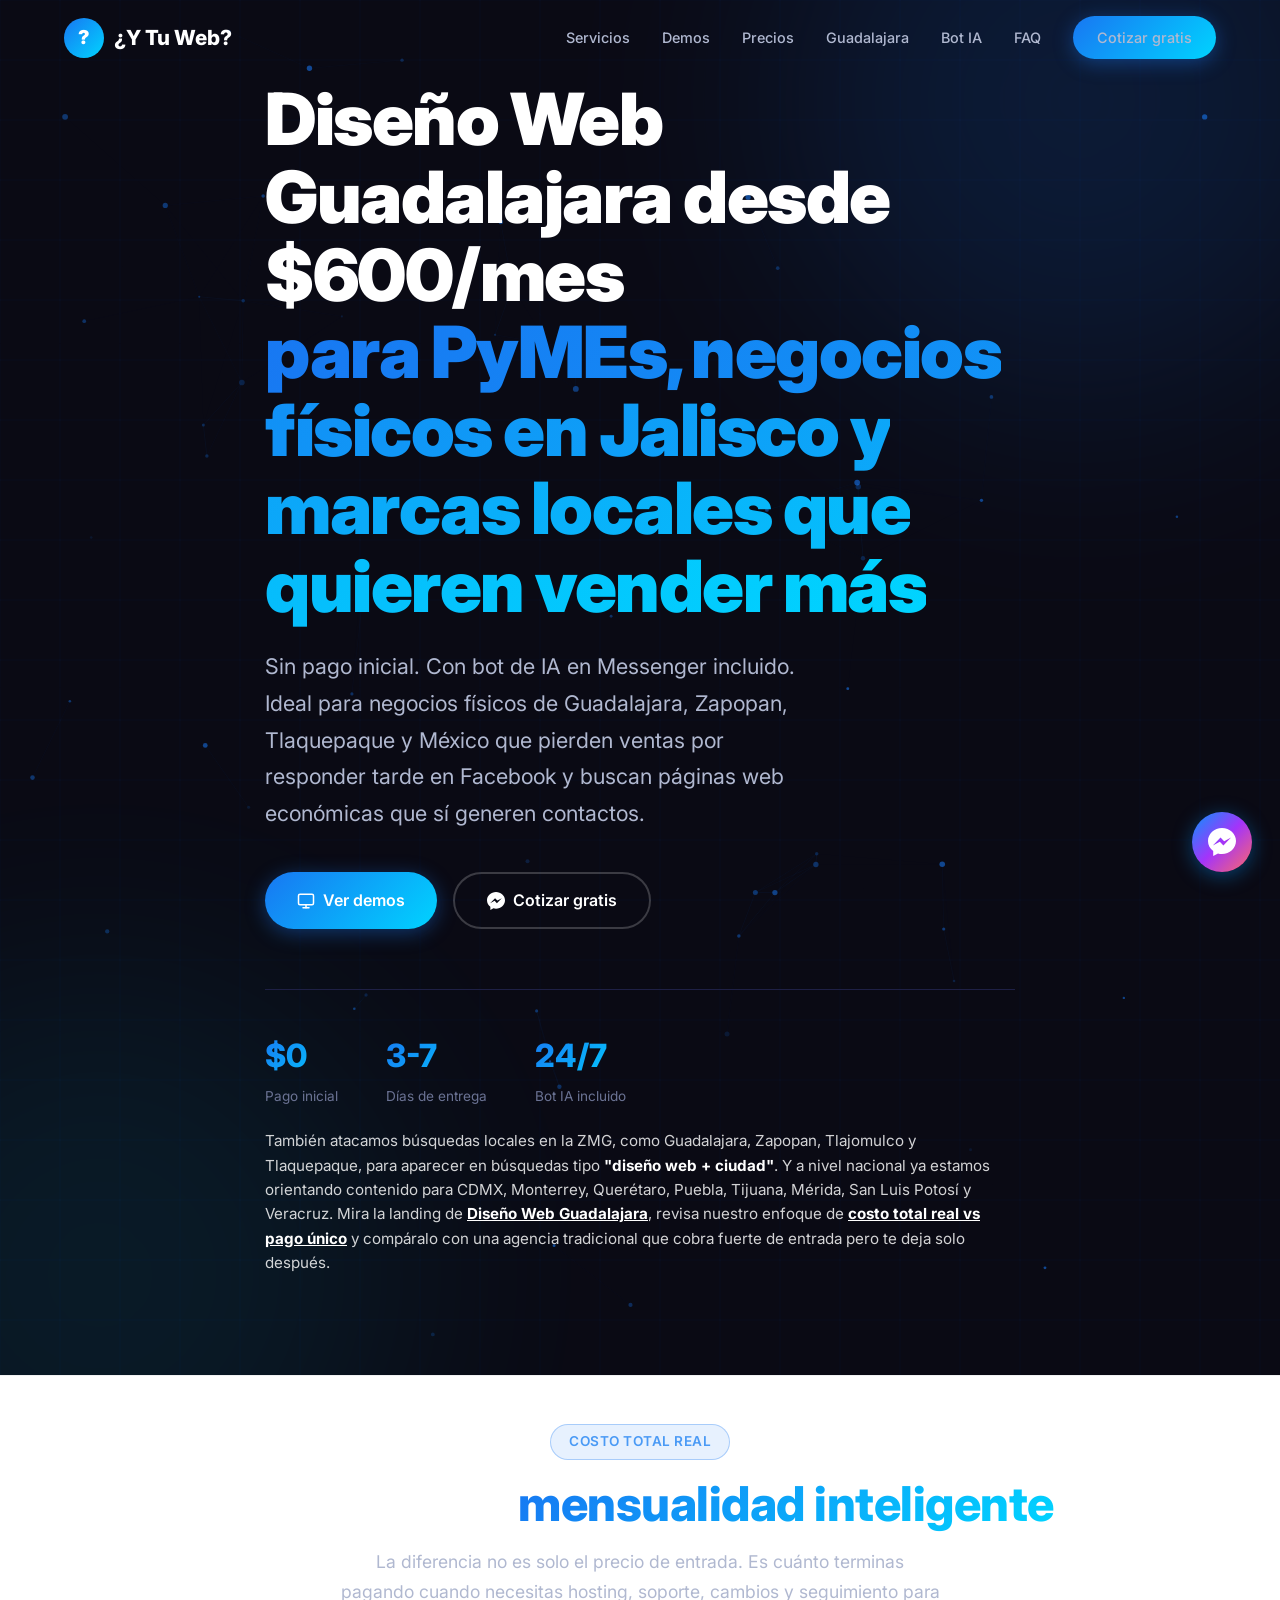
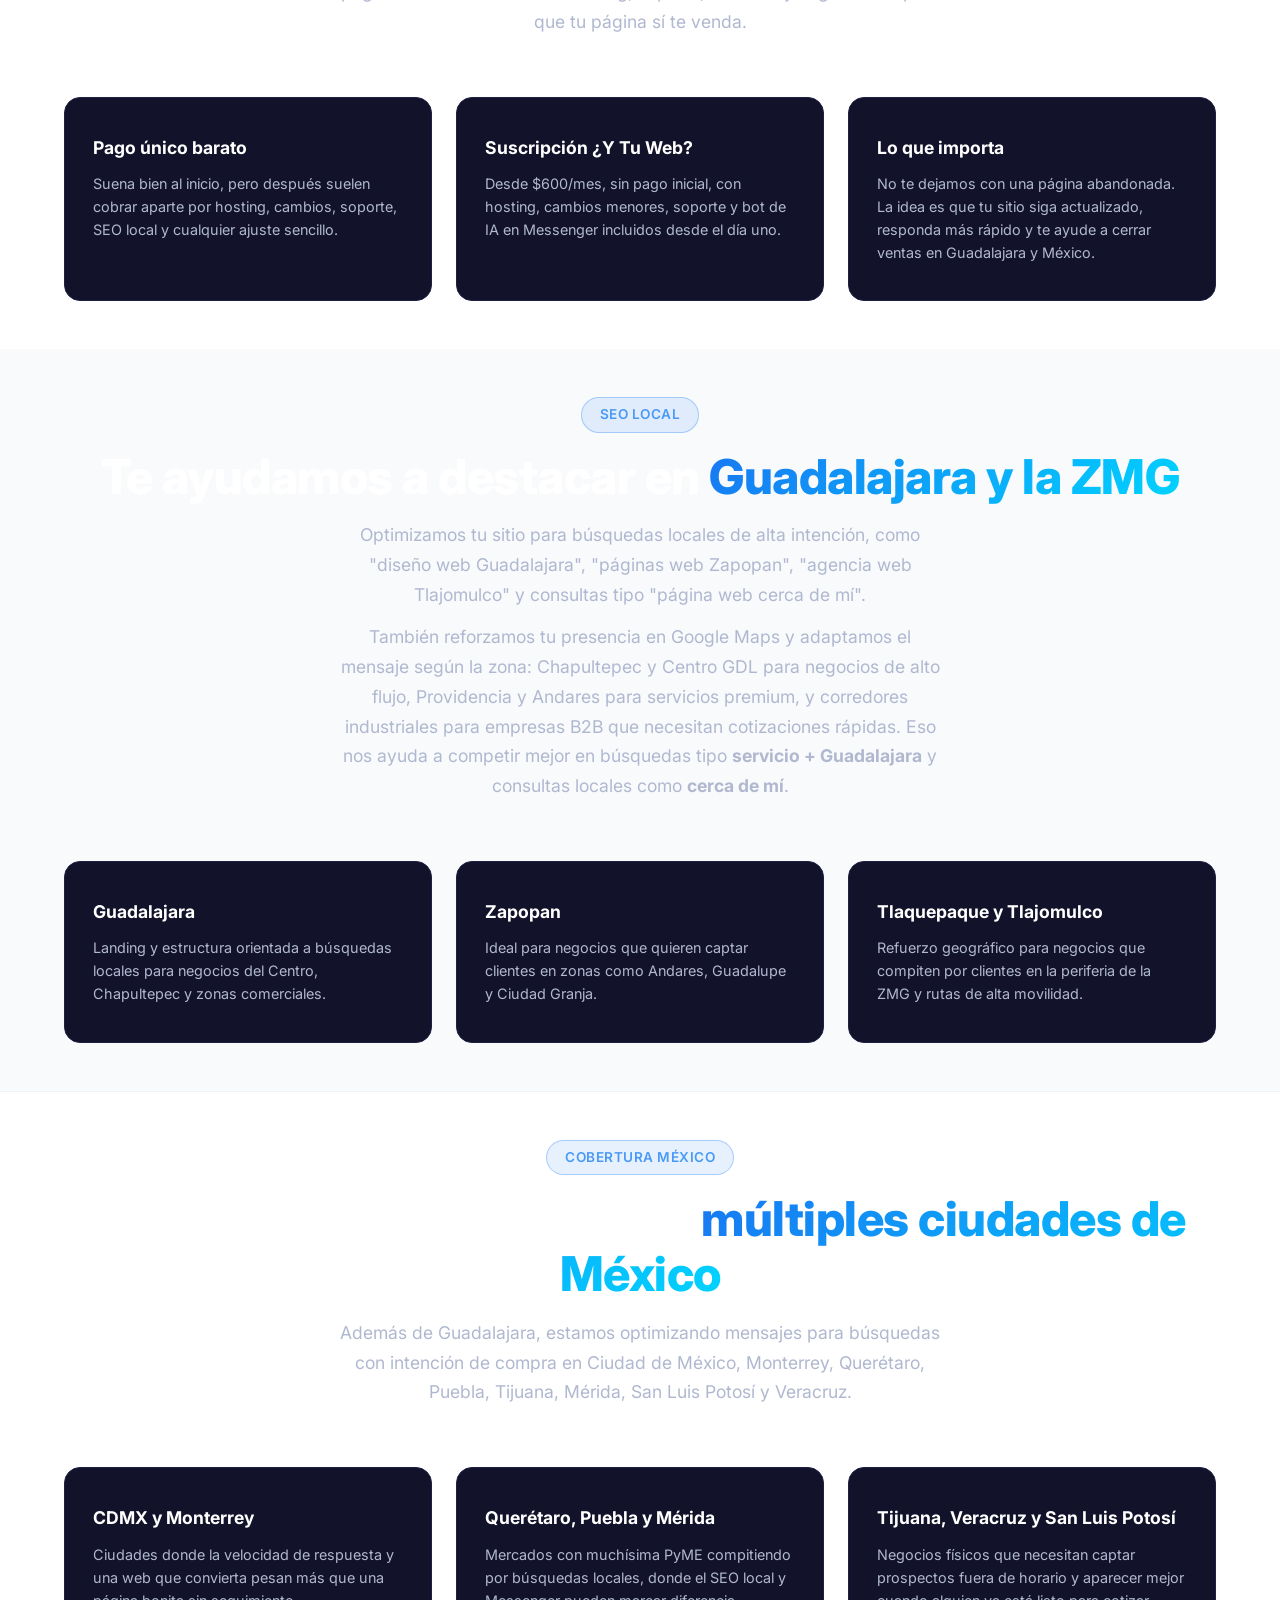
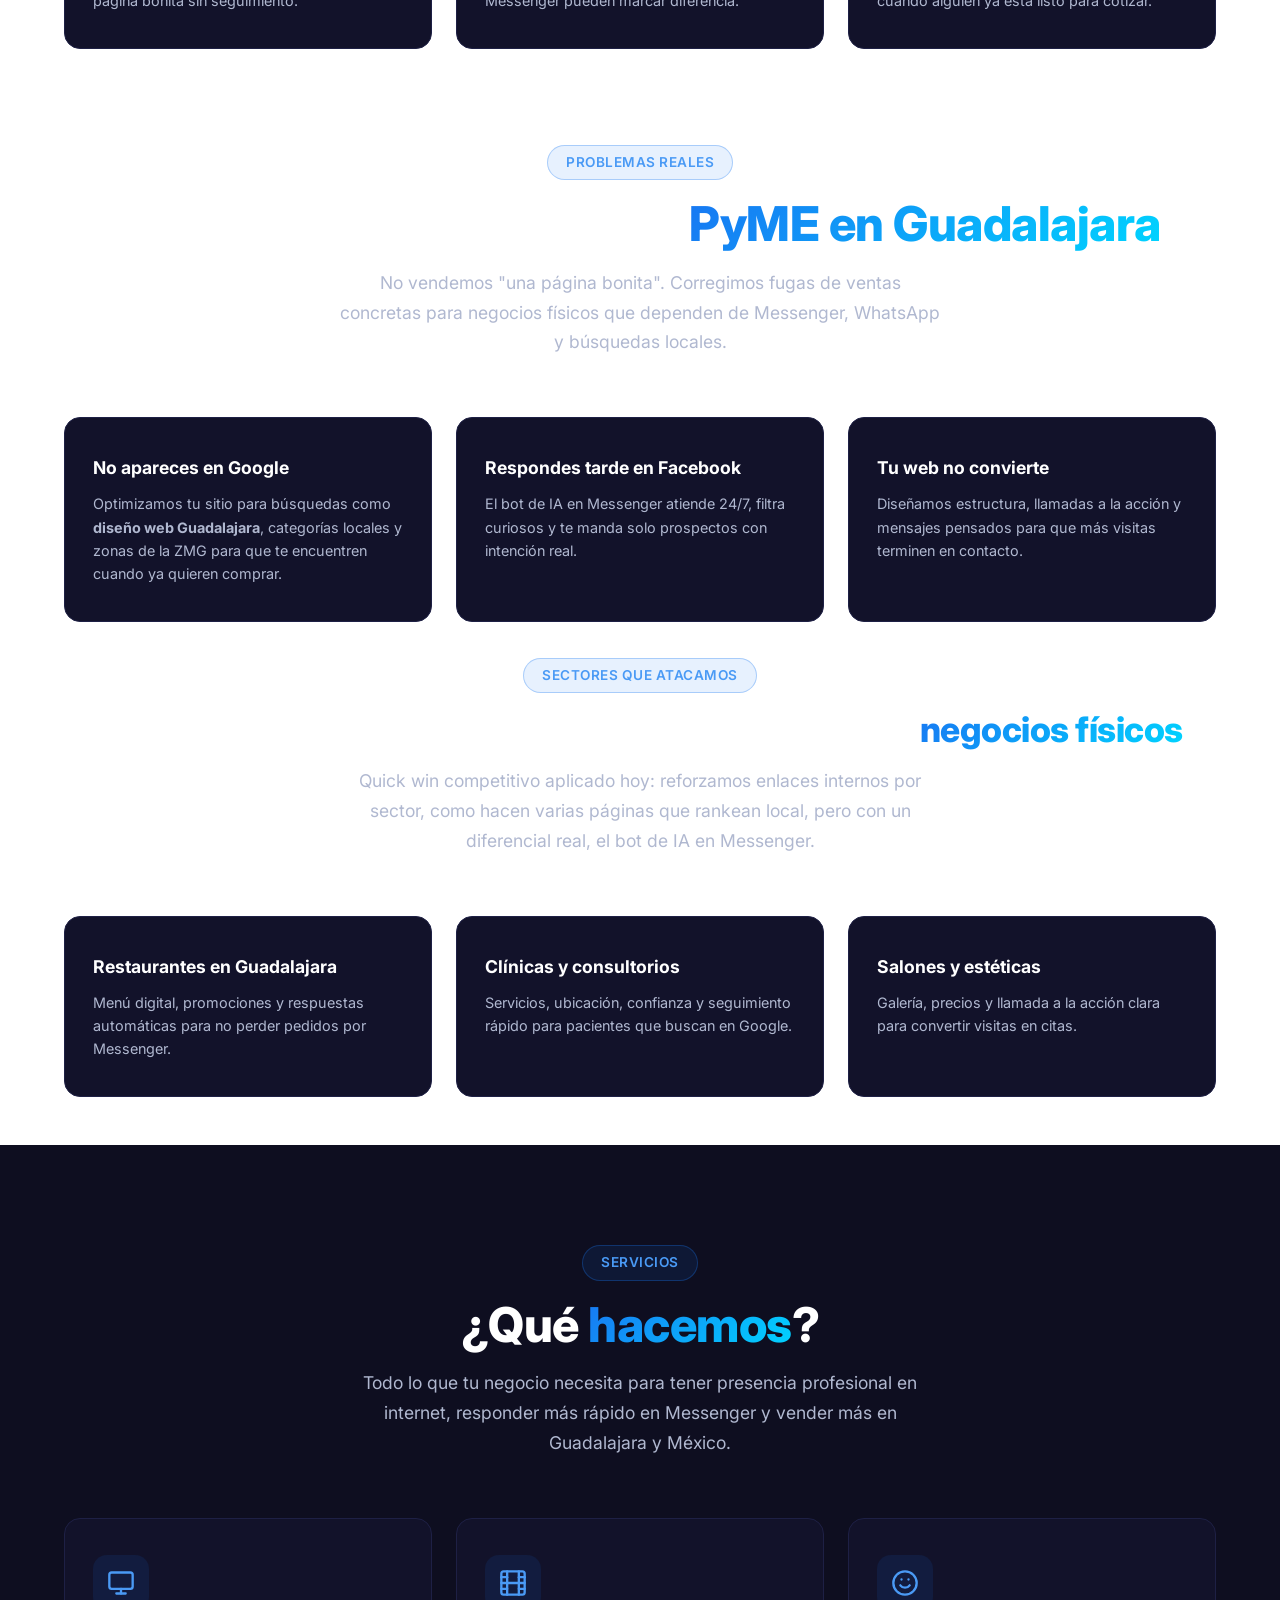
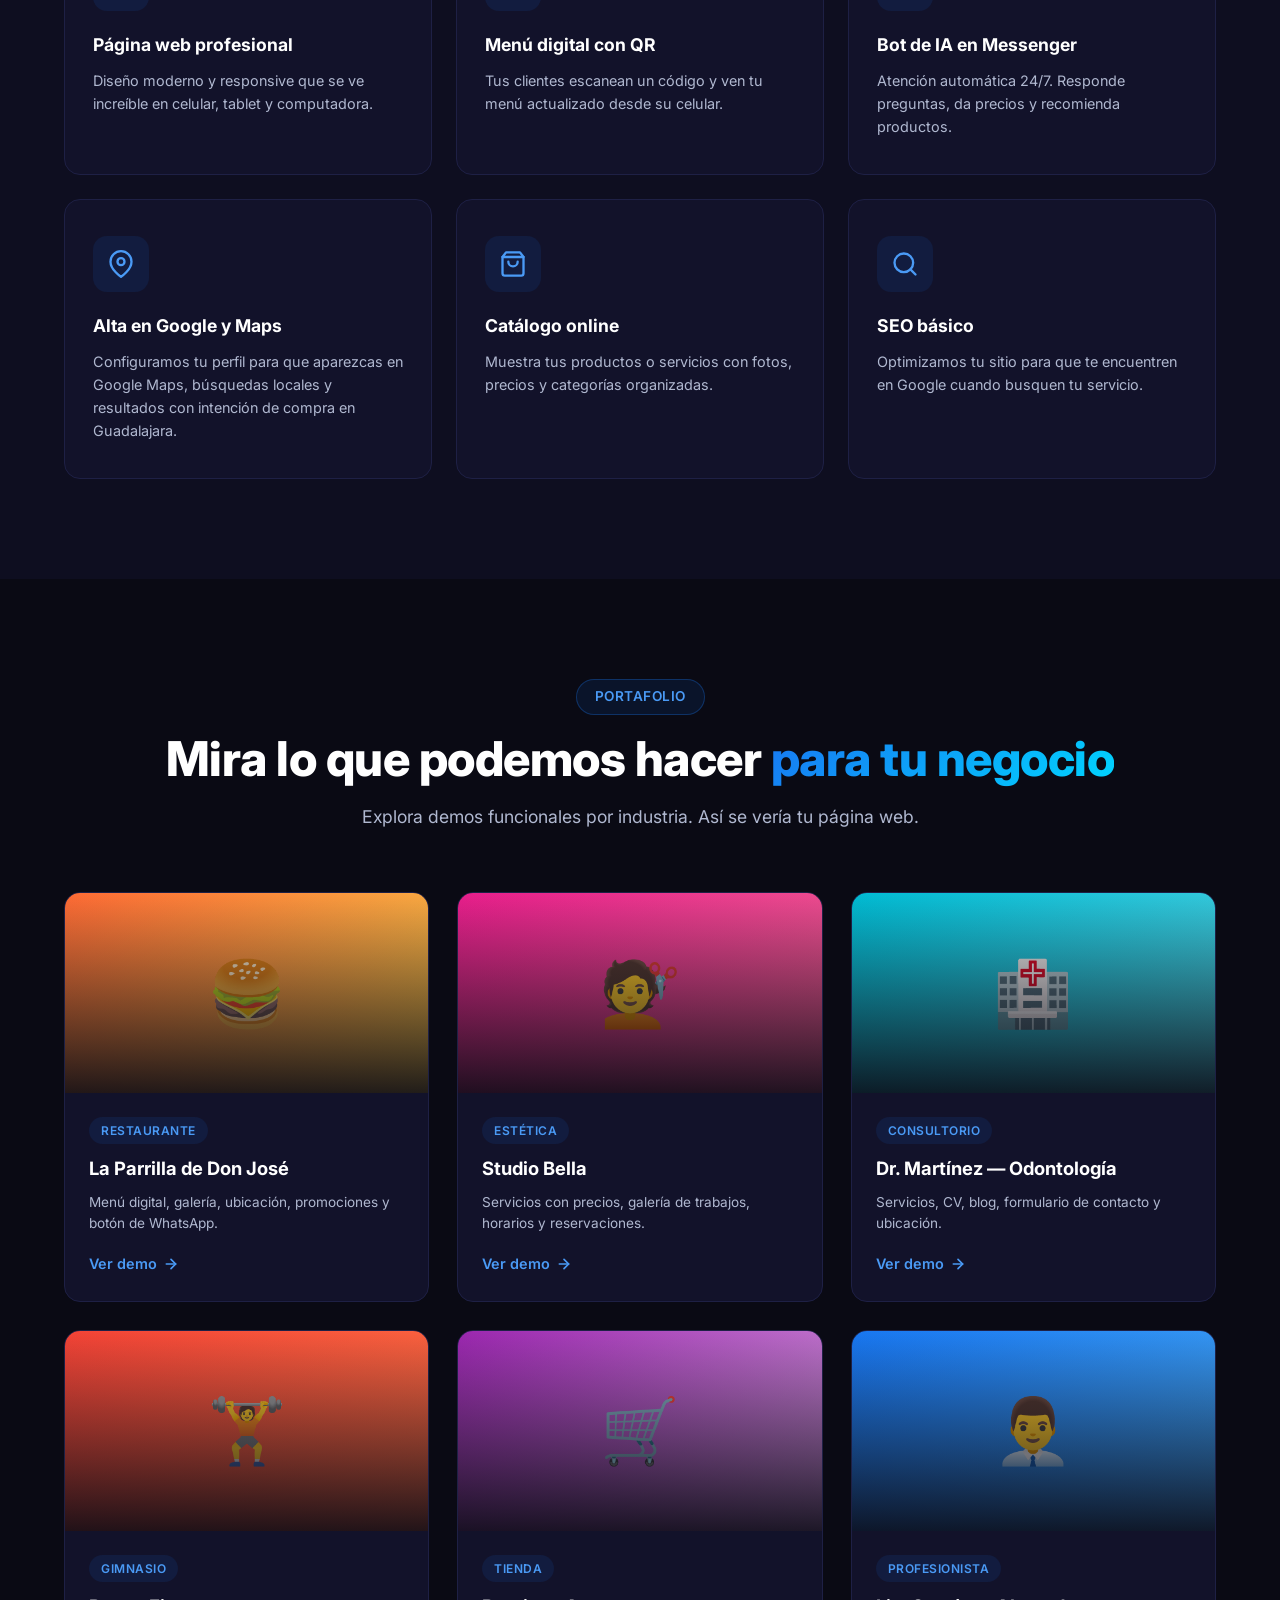
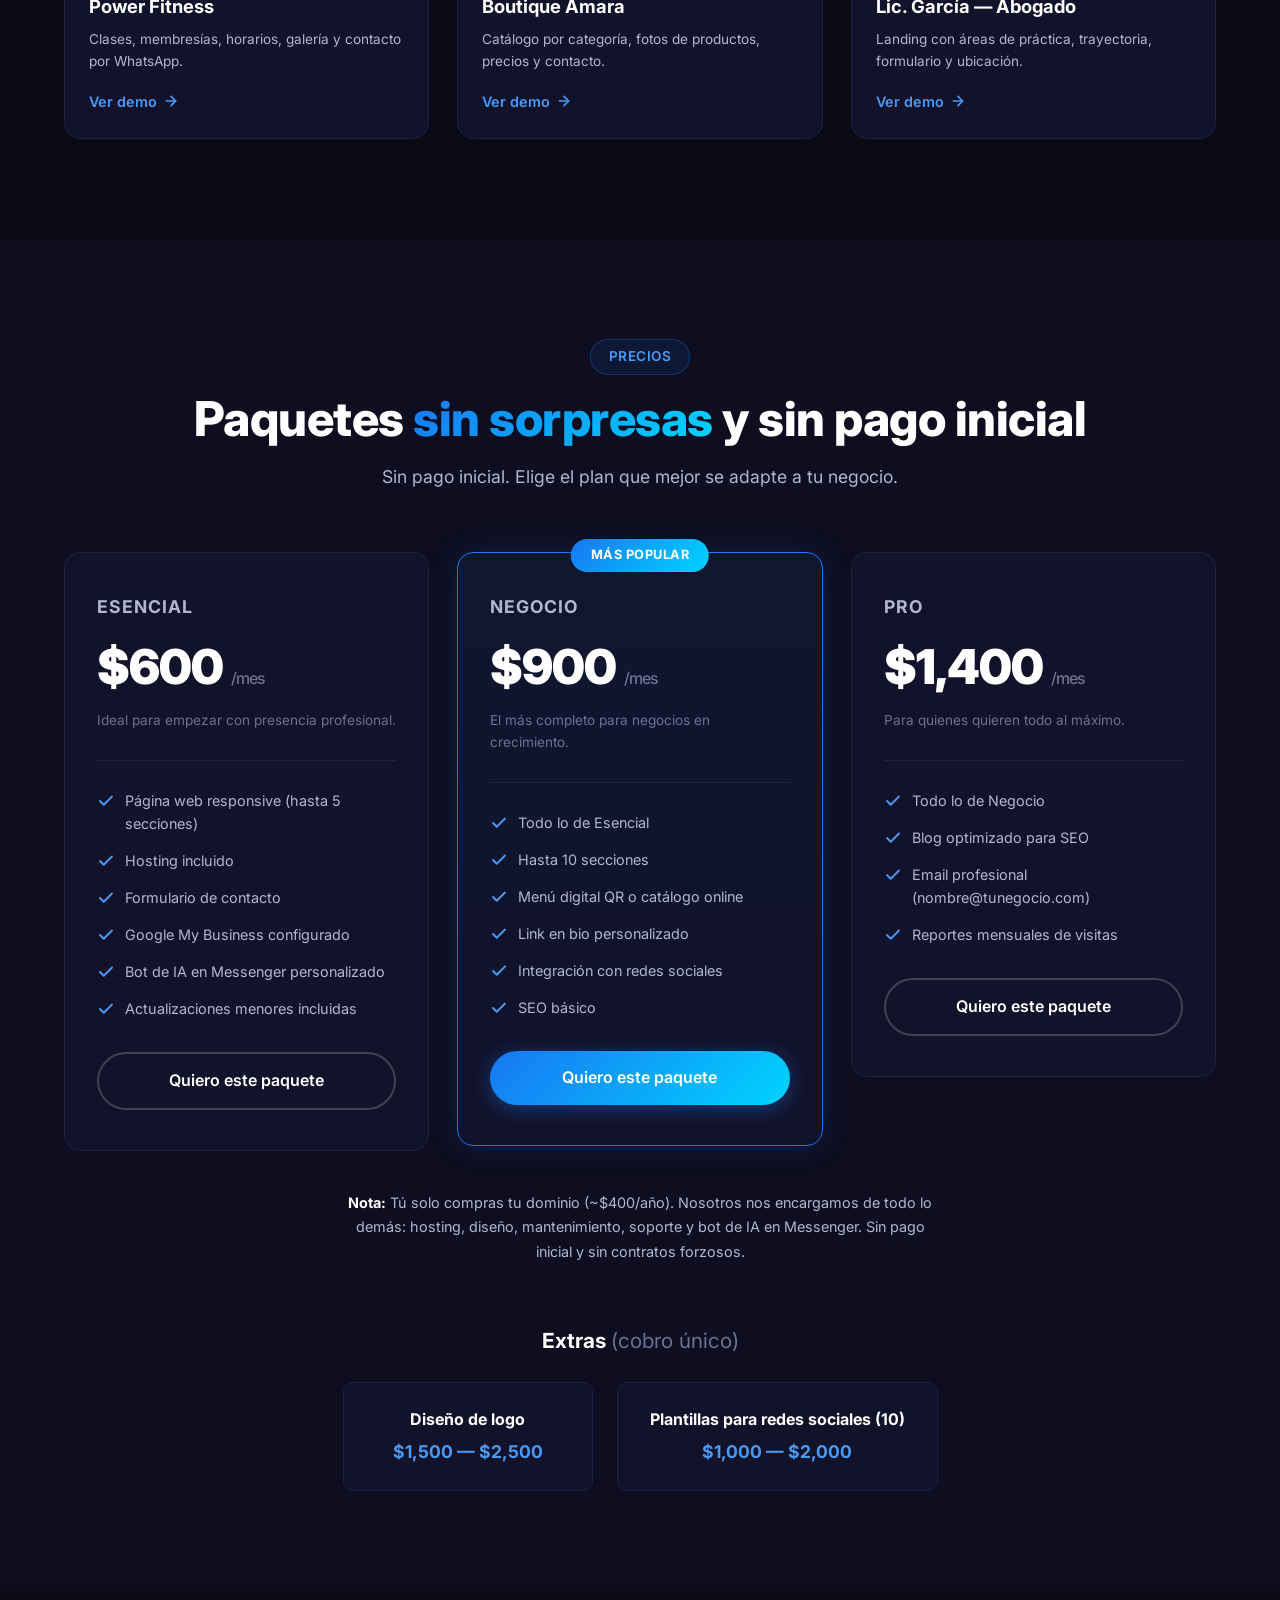
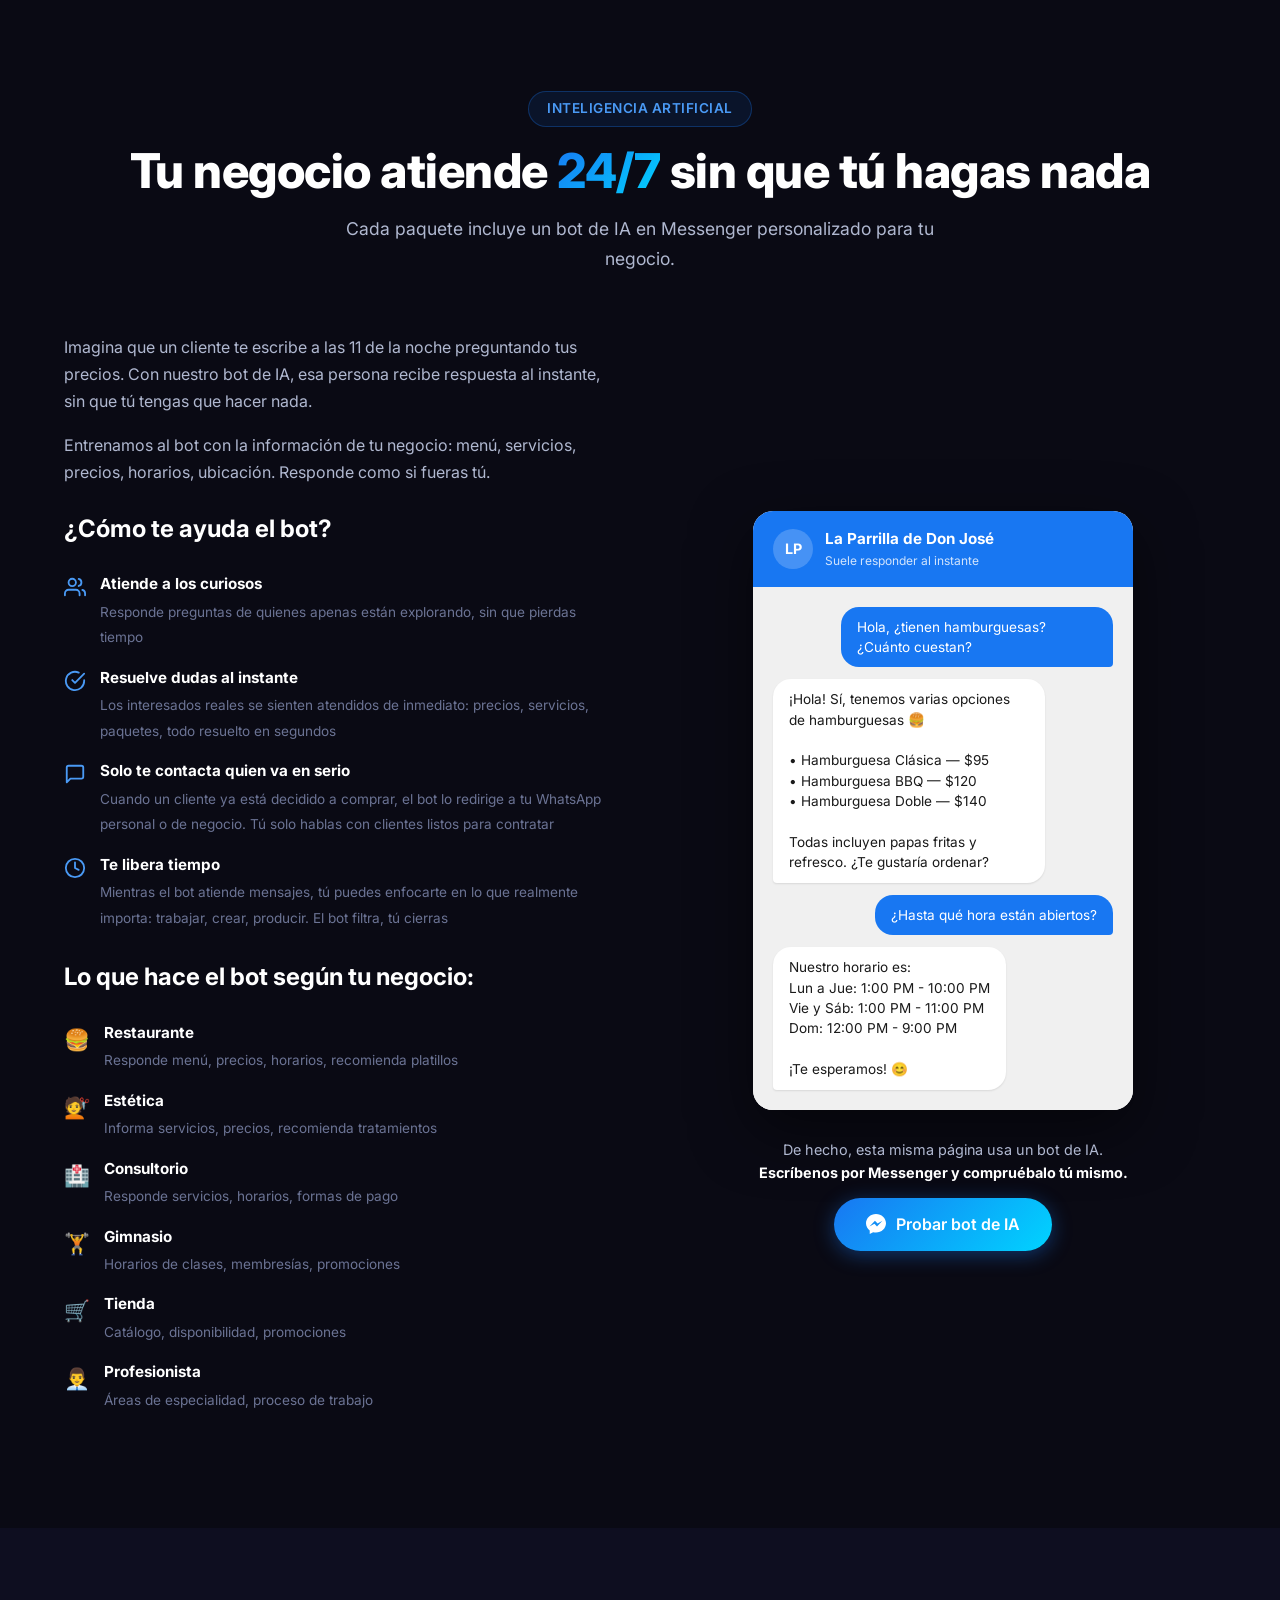
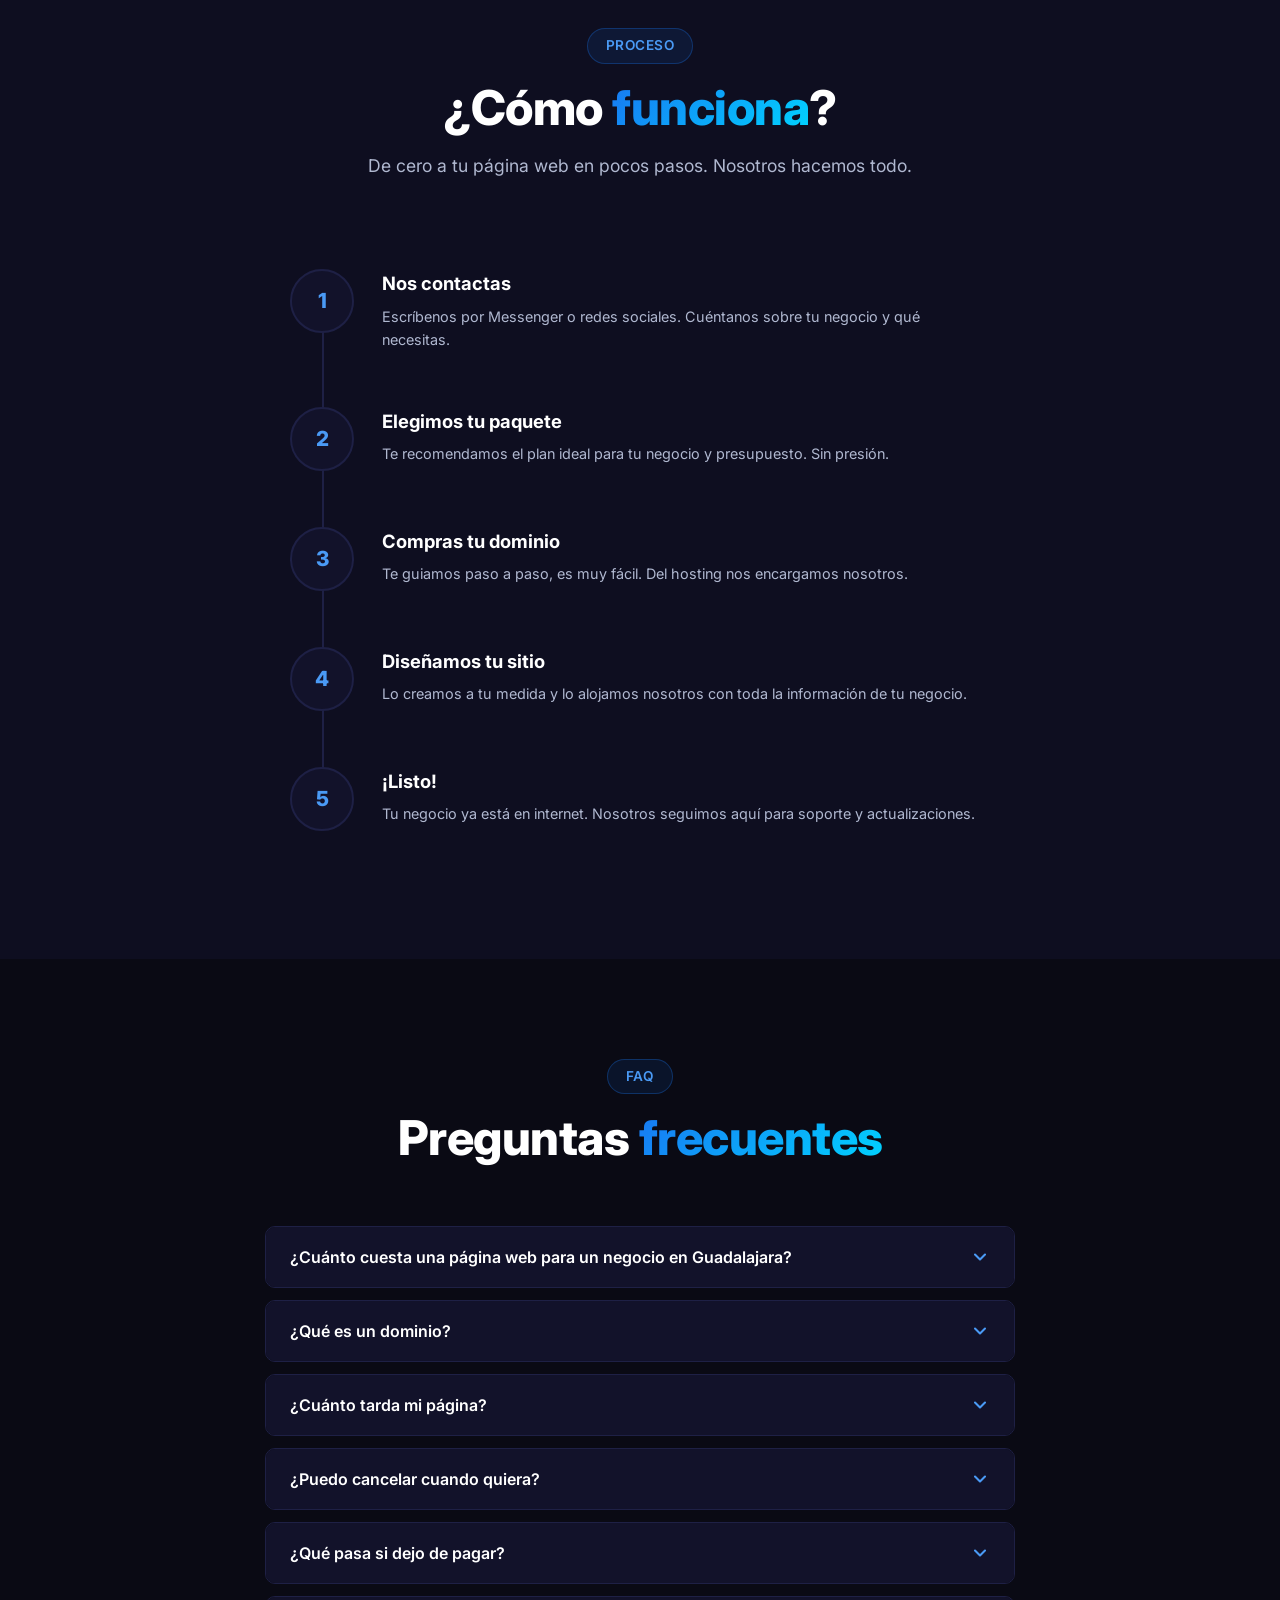
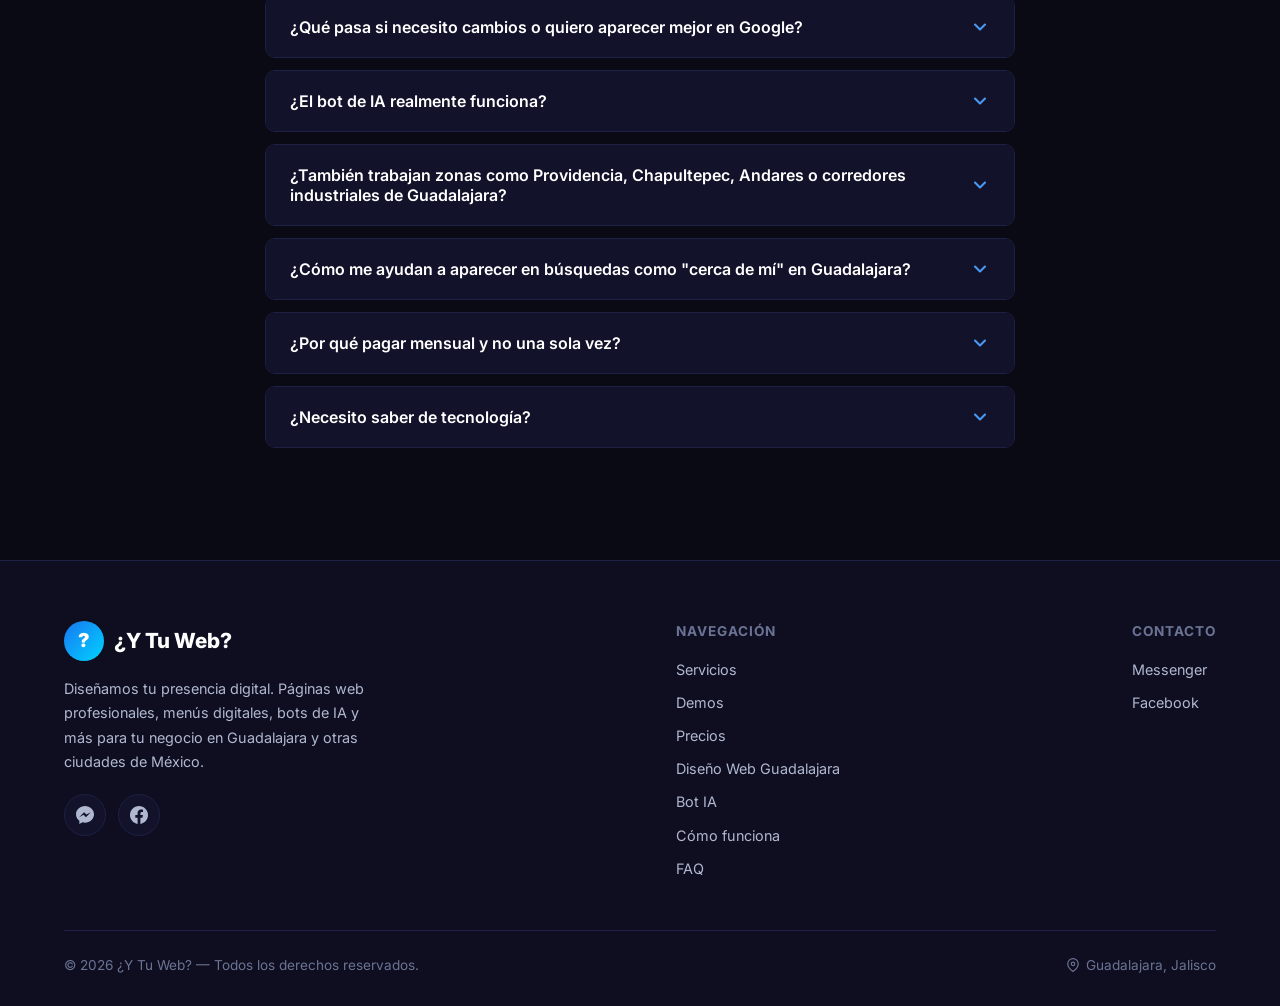
<file: index.html>
<!DOCTYPE html>
<html lang="es">
<head>
    <meta charset="UTF-8">
    <meta name="viewport" content="width=device-width, initial-scale=1.0">
    <meta name="description" content="Diseño web Guadalajara y México desde $600/mes para PyMEs. Sin pago inicial, hosting incluido y bot de IA en Messenger. Páginas web económicas para negocios físicos que quieren vender más.">
    <meta name="keywords" content="diseño web Guadalajara, diseño web PyMEs Mexico, páginas web económicas pymes México, agencia web suscripcion mensual Mexico, diseño web profesional, página web México, diseño web económico, menú digital, bot IA, Messenger, SEO, sitio web negocio">
    <meta name="author" content="¿Y Tu Web?">
    <meta name="robots" content="index, follow, max-image-preview:large, max-snippet:-1, max-video-preview:-1">
    <meta property="og:title" content="Diseño Web Guadalajara desde $600/mes para PyMEs, sin pago inicial | ¿Y Tu Web?">
    <meta property="og:description" content="Diseño web Guadalajara desde $600/mes, sin pago inicial y con bot de IA en Messenger incluido. Hecho para PyMEs y negocios físicos que no quieren perder ventas por responder tarde.">
    <meta property="og:type" content="website">
    <meta property="og:updated_time" content="2026-05-16T15:00:00-06:00">
    <meta property="article:modified_time" content="2026-05-16T15:00:00-06:00">
    <meta name="theme-color" content="#1877F2">
    <title>Diseño Web Guadalajara y PyMEs México desde $600/mes, sin pago inicial | ¿Y Tu Web?</title>

    <!-- SEO: Canonical + Geo -->
    <link rel="canonical" href="https://ytuweb.mx/">
    <link rel="alternate" hreflang="es-MX" href="https://ytuweb.mx/">
    <link rel="alternate" hreflang="x-default" href="https://ytuweb.mx/">
    <meta name="geo.region" content="MX-JAL">
    <meta name="geo.placename" content="Guadalajara, Jalisco, México">
    <meta name="geo.position" content="20.6597;-103.3496">
    <meta name="ICBM" content="20.6597, -103.3496">

    <!-- Open Graph ampliado -->
    <meta property="og:url" content="https://ytuweb.mx/">
    <meta property="og:locale" content="es_MX">
    <meta property="og:site_name" content="¿Y Tu Web?">
    <meta property="og:image" content="https://ytuweb.mx/assets/og-image.png">
    <meta property="og:image:secure_url" content="https://ytuweb.mx/assets/og-image.png">
    <meta property="og:image:width" content="1200">
    <meta property="og:image:height" content="630">
    <meta property="og:image:alt" content="Diseño Web Guadalajara desde $600 al mes para PyMEs en México">
    <meta property="og:image:type" content="image/png">
    <meta property="business:contact_data:locality" content="Guadalajara">
    <meta property="business:contact_data:region" content="Jalisco">
    <meta property="business:contact_data:country_name" content="México">
    <meta property="business:contact_data:phone_number" content="+52-33-1410-2892">
    <meta name="twitter:card" content="summary_large_image">
    <meta name="twitter:site" content="@ytuwebmx">
    <meta name="twitter:title" content="Diseño Web Guadalajara desde $600/mes, sin pago inicial | ¿Y Tu Web?">
    <meta name="twitter:description" content="Diseño web Guadalajara desde $600/mes, sin pago inicial y con bot de IA en Messenger incluido para PyMEs de México.">
    <meta name="twitter:image" content="https://ytuweb.mx/assets/og-image.png">
    <meta name="twitter:image:alt" content="Diseño Web Guadalajara desde $600 al mes para PyMEs en México">

    <!-- Schema.org JSON-LD: LocalBusiness -->
    <script type="application/ld+json">
    {
      "@context": "https://schema.org",
      "@type": "LocalBusiness",
      "name": "¿Y Tu Web?",
      "url": "https://ytuweb.mx",
      "logo": "https://ytuweb.mx/assets/logo.png",
      "image": "https://ytuweb.mx/assets/og-image.png",
      "description": "Páginas web profesionales para PyMEs en México. Desde $600/mes, sin pago inicial, con hosting incluido y bot de IA en Messenger. Tu negocio en internet en 3 a 7 días hábiles.",
      "priceRange": "$600-$1400 MXN/mes",
      "foundingLocation": {
        "@type": "Place",
        "name": "Guadalajara, Jalisco, México"
      },
      "dateModified": "2026-05-16",
      "telephone": "+52-33-1410-2892",
      "currenciesAccepted": "MXN",
      "paymentAccepted": "Transferencia bancaria, SPEI",
      "areaServed": [
        { "@type": "Country", "name": "México" },
        { "@type": "State", "name": "Jalisco" },
        { "@type": "City", "name": "Guadalajara" },
        { "@type": "City", "name": "Zapopan" },
        { "@type": "City", "name": "Tlaquepaque" },
        { "@type": "City", "name": "Tlajomulco de Zúñiga" },
        { "@type": "City", "name": "Ciudad de México" },
        { "@type": "City", "name": "Monterrey" },
        { "@type": "City", "name": "Querétaro" },
        { "@type": "City", "name": "Puebla" },
        { "@type": "City", "name": "Tijuana" },
        { "@type": "City", "name": "Mérida" },
        { "@type": "City", "name": "San Luis Potosí" },
        { "@type": "City", "name": "Veracruz" }
      ],
      "address": {
        "@type": "PostalAddress",
        "streetAddress": "Guadalajara, Jalisco, México",
        "addressLocality": "Guadalajara",
        "addressRegion": "Jalisco",
        "postalCode": "44100",
        "addressCountry": "MX"
      },
      "contactPoint": {
        "@type": "ContactPoint",
        "contactType": "customer service",
        "telephone": "+52-33-1410-2892",
        "availableLanguage": "Spanish",
        "areaServed": "MX",
        "url": "https://m.me/61586769857910"
      },
      "geo": {
        "@type": "GeoCoordinates",
        "latitude": 20.6597,
        "longitude": -103.3496
      },
      "sameAs": [
        "https://www.facebook.com/61586769857910"
      ],
      "hasOfferCatalog": {
        "@type": "OfferCatalog",
        "name": "Planes de página web",
        "itemListElement": [
          {
            "@type": "Offer",
            "name": "Plan Esencial",
            "description": "Página web responsive 5 secciones, hosting, formulario de contacto, Google My Business, Bot IA en Messenger",
            "price": "600",
            "priceCurrency": "MXN",
            "priceSpecification": {
              "@type": "UnitPriceSpecification",
              "price": "600",
              "priceCurrency": "MXN",
              "unitText": "mes"
            }
          },
          {
            "@type": "Offer",
            "name": "Plan Negocio",
            "description": "Hasta 10 secciones, menú QR, link in bio, integración redes sociales, SEO básico",
            "price": "900",
            "priceCurrency": "MXN",
            "priceSpecification": {
              "@type": "UnitPriceSpecification",
              "price": "900",
              "priceCurrency": "MXN",
              "unitText": "mes"
            }
          },
          {
            "@type": "Offer",
            "name": "Plan Pro",
            "description": "Blog SEO optimizado, correo profesional, reportes mensuales, prioridad en soporte",
            "price": "1400",
            "priceCurrency": "MXN",
            "priceSpecification": {
              "@type": "UnitPriceSpecification",
              "price": "1400",
              "priceCurrency": "MXN",
              "unitText": "mes"
            }
          }
        ]
      }
    }
    </script>

    <!-- Schema.org JSON-LD: FAQPage -->
    <script type="application/ld+json">
    {
      "@context": "https://schema.org",
      "@type": "FAQPage",
      "mainEntity": [
        {
          "@type": "Question",
          "name": "¿Qué es un dominio?",
          "acceptedAnswer": {
            "@type": "Answer",
            "text": "Es el nombre de tu página en internet, por ejemplo tunegocio.mx. Cuesta alrededor de $400 al año y nosotros te guiamos para comprarlo."
          }
        },
        {
          "@type": "Question",
          "name": "¿Cuánto tarda mi página?",
          "acceptedAnswer": {
            "@type": "Answer",
            "text": "Entre 3 y 7 días dependiendo del paquete y la cantidad de contenido."
          }
        },
        {
          "@type": "Question",
          "name": "¿Puedo cancelar cuando quiera?",
          "acceptedAnswer": {
            "@type": "Answer",
            "text": "Sí. No hay plazos forzosos ni cobro por cancelación."
          }
        },
        {
          "@type": "Question",
          "name": "¿El bot de IA realmente funciona?",
          "acceptedAnswer": {
            "@type": "Answer",
            "text": "Sí. Lo entrenamos con la información de tu negocio para responder automáticamente por Messenger como si fueras tú."
          }
        },
        {
          "@type": "Question",
          "name": "¿Por qué pagar mensual y no una sola vez?",
          "acceptedAnswer": {
            "@type": "Answer",
            "text": "Porque aquí no pagas solo una página. Pagas hosting, mantenimiento, cambios menores, soporte y el bot de IA activo todos los meses. Una página de pago único suele requerir una inversión inicial alta y luego cobra aparte por cada ajuste."
          }
        },
        {
          "@type": "Question",
          "name": "¿Incluyen alta en Google y apoyo para aparecer en Maps?",
          "acceptedAnswer": {
            "@type": "Answer",
            "text": "Sí. En nuestros paquetes configuramos tu perfil de Google Business Profile para ayudarte a aparecer en Google Maps y reforzar tu visibilidad local junto con tu página web."
          }
        },
        {
          "@type": "Question",
          "name": "¿Cómo me ayudan a aparecer en búsquedas como cerca de mí en Guadalajara?",
          "acceptedAnswer": {
            "@type": "Answer",
            "text": "Optimizamos tu página con señales locales de Guadalajara y la ZMG, además de reforzar tu ficha de Google Business Profile para que tengas más probabilidades de aparecer en búsquedas con intención local como cerca de mí y servicio más ciudad."
          }
        }
      ]
    }
    </script>

    <!-- Schema.org JSON-LD: Organization -->
    <script type="application/ld+json">
    {
      "@context": "https://schema.org",
      "@type": "Organization",
      "@id": "https://ytuweb.mx/#organization",
      "name": "¿Y Tu Web?",
      "url": "https://ytuweb.mx",
      "logo": "https://ytuweb.mx/assets/logo.png",
      "image": "https://ytuweb.mx/assets/og-image.png",
      "description": "Diseño web por suscripción para PyMEs en México desde $600/mes, sin pago inicial y con bot de IA en Messenger.",
      "telephone": "+52-33-1410-2892",
      "sameAs": [
        "https://www.facebook.com/61586769857910"
      ]
    }
    </script>

    <!-- Schema.org JSON-LD: WebSite -->
    <script type="application/ld+json">
    {
      "@context": "https://schema.org",
      "@type": "WebSite",
      "@id": "https://ytuweb.mx/#website",
      "name": "¿Y Tu Web?",
      "url": "https://ytuweb.mx",
      "description": "Páginas web profesionales para PyMEs en México desde $600/mes",
      "inLanguage": "es-MX",
      "publisher": {
        "@id": "https://ytuweb.mx/#organization"
      }
    }
    </script>

    <!-- Schema.org JSON-LD: WebPage -->
    <script type="application/ld+json">
    {
      "@context": "https://schema.org",
      "@type": "WebPage",
      "@id": "https://ytuweb.mx/#webpage",
      "url": "https://ytuweb.mx/",
      "name": "Diseño Web Guadalajara y PyMEs México desde $600/mes, sin pago inicial | ¿Y Tu Web?",
      "description": "Diseño web Guadalajara y México desde $600/mes para PyMEs. Sin pago inicial, hosting incluido y bot de IA en Messenger.",
      "inLanguage": "es-MX",
      "isPartOf": {
        "@id": "https://ytuweb.mx/#website"
      },
      "about": {
        "@id": "https://ytuweb.mx/#organization"
      },
      "breadcrumb": {
        "@id": "https://ytuweb.mx/#breadcrumb"
      },
      "dateModified": "2026-05-16"
    }
    </script>

    <!-- Schema.org JSON-LD: Service -->
    <script type="application/ld+json">
    {
      "@context": "https://schema.org",
      "@type": "Service",
      "name": "Diseño web por suscripción para PyMEs en México",
      "serviceType": "Diseño web profesional con bot de IA en Messenger",
      "provider": {
        "@type": "LocalBusiness",
        "name": "¿Y Tu Web?",
        "url": "https://ytuweb.mx"
      },
      "areaServed": [
        { "@type": "Country", "name": "México" },
        { "@type": "City", "name": "Guadalajara" },
        { "@type": "City", "name": "Zapopan" },
        { "@type": "City", "name": "Tlaquepaque" },
        { "@type": "City", "name": "Tlajomulco de Zúñiga" },
        { "@type": "City", "name": "Ciudad de México" },
        { "@type": "City", "name": "Monterrey" },
        { "@type": "City", "name": "Querétaro" },
        { "@type": "City", "name": "Puebla" }
      ],
      "offers": {
        "@type": "AggregateOffer",
        "lowPrice": "600",
        "highPrice": "1400",
        "priceCurrency": "MXN",
        "offerCount": "3"
      }
    }
    </script>

    <!-- Schema.org JSON-LD: ItemList -->
    <script type="application/ld+json">
    {
      "@context": "https://schema.org",
      "@type": "ItemList",
      "name": "Ciudades objetivo para diseño web local",
      "itemListElement": [
        { "@type": "ListItem", "position": 1, "name": "Guadalajara", "url": "https://ytuweb.mx/guadalajara.html" },
        { "@type": "ListItem", "position": 2, "name": "Zapopan", "url": "https://ytuweb.mx/guadalajara.html" },
        { "@type": "ListItem", "position": 3, "name": "Tlaquepaque", "url": "https://ytuweb.mx/guadalajara.html" },
        { "@type": "ListItem", "position": 4, "name": "Tlajomulco", "url": "https://ytuweb.mx/guadalajara.html" }
      ]
    }
    </script>

    <!-- Schema.org JSON-LD: BreadcrumbList -->
    <script type="application/ld+json">
    {
      "@context": "https://schema.org",
      "@type": "BreadcrumbList",
      "@id": "https://ytuweb.mx/#breadcrumb",
      "itemListElement": [
        {
          "@type": "ListItem",
          "position": 1,
          "name": "Inicio",
          "item": "https://ytuweb.mx/"
        }
      ]
    }
    </script>

    <!-- Favicon SVG -->
    <link rel="icon" type="image/svg+xml" href="data:image/svg+xml,<svg xmlns='http://www.w3.org/2000/svg' viewBox='0 0 100 100'><circle cx='50' cy='50' r='48' fill='%231877F2'/><text x='50' y='68' text-anchor='middle' font-size='50' font-weight='bold' fill='white'>?</text></svg>">

    <!-- Google Fonts -->
    <link rel="preconnect" href="https://fonts.googleapis.com">
    <link rel="preconnect" href="https://fonts.gstatic.com" crossorigin>
    <link rel="dns-prefetch" href="https://fonts.googleapis.com">
    <link rel="dns-prefetch" href="https://fonts.gstatic.com">
    <link href="https://fonts.googleapis.com/css2?family=Inter:wght@400;500;600;700;800;900&display=swap" rel="stylesheet">

    <link rel="preload" href="assets/og-image.png" as="image" fetchpriority="high">
    <link rel="preload" href="css/style.css" as="style">
    <link rel="preload" href="js/main.js" as="script">
    <link rel="stylesheet" href="css/style.css">
</head>
<body>

<!-- ========== NAVBAR ========== -->
<nav class="navbar">
    <div class="container">
        <a href="/" class="nav-logo" aria-label="Ir al inicio de ¿Y Tu Web?">
            <div class="logo-icon">?</div>
            <span>¿Y Tu Web?</span>
        </a>
        <div class="nav-links">
            <a href="#que-hacemos">Servicios</a>
            <a href="#demos">Demos</a>
            <a href="#precios">Precios</a>
            <a href="/guadalajara.html">Guadalajara</a>
            <a href="#bot-ia">Bot IA</a>
            <a href="#faq">FAQ</a>
            <a href="https://m.me/61586769857910" target="_blank" rel="noopener noreferrer" class="btn btn-primary btn-sm nav-cta">Cotizar gratis</a>
        </div>
        <button class="hamburger" aria-label="Menú">
            <span></span>
            <span></span>
            <span></span>
        </button>
    </div>
</nav>

<!-- ========== HERO ========== -->
<section class="hero" id="inicio">
    <div class="hero-bg">
        <canvas id="hero-canvas"></canvas>
        <div class="hero-glow hero-glow-1"></div>
        <div class="hero-glow hero-glow-2"></div>
    </div>
    <div class="container">
        <div class="hero-content">
            <h1 class="hero-title">
                Diseño Web Guadalajara desde $600/mes<br>
                <span class="highlight">para PyMEs, negocios físicos en Jalisco y marcas locales que quieren vender más</span>
            </h1>
            <p class="hero-subtitle">
                Sin pago inicial. Con bot de IA en Messenger incluido. Ideal para negocios físicos de Guadalajara, Zapopan, Tlaquepaque y México que pierden ventas por responder tarde en Facebook y buscan páginas web económicas que sí generen contactos.
            </p>
            <div class="hero-buttons">
                <a href="#demos" class="btn btn-primary">
                    <svg width="18" height="18" viewBox="0 0 24 24" fill="none" stroke="currentColor" stroke-width="2" stroke-linecap="round" stroke-linejoin="round"><rect x="2" y="3" width="20" height="14" rx="2"/><line x1="8" y1="21" x2="16" y2="21"/><line x1="12" y1="17" x2="12" y2="21"/></svg>
                    Ver demos
                </a>
                <a href="https://m.me/61586769857910" target="_blank" rel="noopener noreferrer" class="btn btn-outline">
                    <svg width="18" height="18" viewBox="0 0 24 24" fill="currentColor"><path d="M12 0C5.373 0 0 4.974 0 11.111c0 3.498 1.744 6.614 4.469 8.654V24l4.088-2.242c1.092.3 2.246.464 3.443.464 6.627 0 12-4.975 12-11.111C24 4.974 18.627 0 12 0zm1.191 14.963l-3.055-3.26-5.963 3.26L10.732 8.2l3.131 3.259L19.752 8.2l-6.561 6.763z"/></svg>
                    Cotizar gratis
                </a>
            </div>
            <div class="hero-stats">
                <div class="hero-stat">
                    <div class="hero-stat-number">$0</div>
                    <div class="hero-stat-label">Pago inicial</div>
                </div>
                <div class="hero-stat">
                    <div class="hero-stat-number">3-7</div>
                    <div class="hero-stat-label">Días de entrega</div>
                </div>
                <div class="hero-stat">
                    <div class="hero-stat-number">24/7</div>
                    <div class="hero-stat-label">Bot IA incluido</div>
                </div>
            </div>
            <p style="margin-top: 22px; color: rgba(255,255,255,0.82); font-size: 0.95rem;">
                También atacamos búsquedas locales en la ZMG, como Guadalajara, Zapopan, Tlajomulco y Tlaquepaque, para aparecer en búsquedas tipo
                <strong style="color:#fff;">"diseño web + ciudad"</strong>. Y a nivel nacional ya estamos orientando contenido para CDMX, Monterrey, Querétaro, Puebla, Tijuana, Mérida, San Luis Potosí y Veracruz. Mira la landing de
                <a href="/guadalajara.html" style="color: #fff; font-weight: 700; text-decoration: underline;">Diseño Web Guadalajara</a>, revisa nuestro enfoque de <a href="#tco" style="color: #fff; font-weight: 700; text-decoration: underline;">costo total real vs pago único</a> y compáralo con una agencia tradicional que cobra fuerte de entrada pero te deja solo después.
            </p>
        </div>
    </div>
</section>

<!-- ========== TCO / OBJECIÓN MENSUALIDAD ========== -->
<section id="tco" style="padding: 48px 0; background: #ffffff; border-top: 1px solid rgba(15,23,42,0.06);">
    <div class="container">
        <div class="section-header reveal">
            <span class="section-badge">Costo total real</span>
            <h2 class="section-title">¿Pago único o <span class="highlight">mensualidad inteligente</span>?</h2>
            <p class="section-subtitle">La diferencia no es solo el precio de entrada. Es cuánto terminas pagando cuando necesitas hosting, soporte, cambios y seguimiento para que tu página sí te venda.</p>
        </div>
        <div class="services-grid">
            <div class="service-card reveal reveal-delay-1">
                <h3>Pago único barato</h3>
                <p>Suena bien al inicio, pero después suelen cobrar aparte por hosting, cambios, soporte, SEO local y cualquier ajuste sencillo.</p>
            </div>
            <div class="service-card reveal reveal-delay-2">
                <h3>Suscripción ¿Y Tu Web?</h3>
                <p>Desde $600/mes, sin pago inicial, con hosting, cambios menores, soporte y bot de IA en Messenger incluidos desde el día uno.</p>
            </div>
            <div class="service-card reveal reveal-delay-3">
                <h3>Lo que importa</h3>
                <p>No te dejamos con una página abandonada. La idea es que tu sitio siga actualizado, responda más rápido y te ayude a cerrar ventas en Guadalajara y México.</p>
            </div>
        </div>
    </div>
</section>

<!-- ========== COBERTURA LOCAL SEO ========== -->
<section id="cobertura-local" style="background:#f8fafc; padding:48px 0;">
    <div class="container">
        <div class="section-header reveal">
            <span class="section-badge">SEO local</span>
            <h2 class="section-title">Te ayudamos a destacar en <span class="highlight">Guadalajara y la ZMG</span></h2>
            <p class="section-subtitle">Optimizamos tu sitio para búsquedas locales de alta intención, como "diseño web Guadalajara", "páginas web Zapopan", "agencia web Tlajomulco" y consultas tipo "página web cerca de mí".</p>
            <p class="section-subtitle" style="margin-top: 12px;">También reforzamos tu presencia en Google Maps y adaptamos el mensaje según la zona: Chapultepec y Centro GDL para negocios de alto flujo, Providencia y Andares para servicios premium, y corredores industriales para empresas B2B que necesitan cotizaciones rápidas. Eso nos ayuda a competir mejor en búsquedas tipo <strong>servicio + Guadalajara</strong> y consultas locales como <strong>cerca de mí</strong>.</p>
        </div>
        <div class="services-grid">
            <div class="service-card reveal reveal-delay-1">
                <h3>Guadalajara</h3>
                <p>Landing y estructura orientada a búsquedas locales para negocios del Centro, Chapultepec y zonas comerciales.</p>
            </div>
            <div class="service-card reveal reveal-delay-2">
                <h3>Zapopan</h3>
                <p>Ideal para negocios que quieren captar clientes en zonas como Andares, Guadalupe y Ciudad Granja.</p>
            </div>
            <div class="service-card reveal reveal-delay-3">
                <h3>Tlaquepaque y Tlajomulco</h3>
                <p>Refuerzo geográfico para negocios que compiten por clientes en la periferia de la ZMG y rutas de alta movilidad.</p>
            </div>
        </div>
    </div>
</section>

<!-- ========== COBERTURA NACIONAL ========== -->
<section id="ciudades-mexico" style="padding: 48px 0; background: #ffffff; border-top: 1px solid rgba(15,23,42,0.06);">
    <div class="container">
        <div class="section-header reveal">
            <span class="section-badge">Cobertura México</span>
            <h2 class="section-title">Diseño web para PyMEs en <span class="highlight">múltiples ciudades de México</span></h2>
            <p class="section-subtitle">Además de Guadalajara, estamos optimizando mensajes para búsquedas con intención de compra en Ciudad de México, Monterrey, Querétaro, Puebla, Tijuana, Mérida, San Luis Potosí y Veracruz.</p>
        </div>
        <div class="services-grid">
            <div class="service-card reveal reveal-delay-1">
                <h3>CDMX y Monterrey</h3>
                <p>Ciudades donde la velocidad de respuesta y una web que convierta pesan más que una página bonita sin seguimiento.</p>
            </div>
            <div class="service-card reveal reveal-delay-2">
                <h3>Querétaro, Puebla y Mérida</h3>
                <p>Mercados con muchísima PyME compitiendo por búsquedas locales, donde el SEO local y Messenger pueden marcar diferencia.</p>
            </div>
            <div class="service-card reveal reveal-delay-3">
                <h3>Tijuana, Veracruz y San Luis Potosí</h3>
                <p>Negocios físicos que necesitan captar prospectos fuera de horario y aparecer mejor cuando alguien ya está listo para cotizar.</p>
            </div>
        </div>
    </div>
</section>

<!-- ========== PROBLEMAS QUE RESOLVEMOS ========== -->
<section id="problemas" style="padding: 48px 0; background: #fff;">
    <div class="container">
        <div class="section-header reveal">
            <span class="section-badge">Problemas reales</span>
            <h2 class="section-title">Lo que más le duele a una <span class="highlight">PyME en Guadalajara</span></h2>
            <p class="section-subtitle">No vendemos "una página bonita". Corregimos fugas de ventas concretas para negocios físicos que dependen de Messenger, WhatsApp y búsquedas locales.</p>
        </div>
        <div class="services-grid">
            <div class="service-card reveal reveal-delay-1">
                <h3>No apareces en Google</h3>
                <p>Optimizamos tu sitio para búsquedas como <strong>diseño web Guadalajara</strong>, categorías locales y zonas de la ZMG para que te encuentren cuando ya quieren comprar.</p>
            </div>
            <div class="service-card reveal reveal-delay-2">
                <h3>Respondes tarde en Facebook</h3>
                <p>El bot de IA en Messenger atiende 24/7, filtra curiosos y te manda solo prospectos con intención real.</p>
            </div>
            <div class="service-card reveal reveal-delay-3">
                <h3>Tu web no convierte</h3>
                <p>Diseñamos estructura, llamadas a la acción y mensajes pensados para que más visitas terminen en contacto.</p>
            </div>
        </div>
        <div class="section-header reveal" style="margin-top: 36px;">
            <span class="section-badge">Sectores que atacamos</span>
            <h3 class="section-title" style="font-size: clamp(1.5rem, 3vw, 2.2rem);">Landing interna por giro para captar búsquedas de <span class="highlight">negocios físicos</span></h3>
            <p class="section-subtitle">Quick win competitivo aplicado hoy: reforzamos enlaces internos por sector, como hacen varias páginas que rankean local, pero con un diferencial real, el bot de IA en Messenger.</p>
        </div>
        <div class="services-grid">
            <a href="demos/restaurante.html" class="service-card reveal reveal-delay-1" style="text-decoration:none; color:inherit;">
                <h3>Restaurantes en Guadalajara</h3>
                <p>Menú digital, promociones y respuestas automáticas para no perder pedidos por Messenger.</p>
            </a>
            <a href="demos/consultorio.html" class="service-card reveal reveal-delay-2" style="text-decoration:none; color:inherit;">
                <h3>Clínicas y consultorios</h3>
                <p>Servicios, ubicación, confianza y seguimiento rápido para pacientes que buscan en Google.</p>
            </a>
            <a href="demos/estetica.html" class="service-card reveal reveal-delay-3" style="text-decoration:none; color:inherit;">
                <h3>Salones y estéticas</h3>
                <p>Galería, precios y llamada a la acción clara para convertir visitas en citas.</p>
            </a>
        </div>
    </div>
</section>

<!-- ========== QUE HACEMOS ========== -->
<section id="que-hacemos">
    <div class="container">
        <div class="section-header reveal">
            <span class="section-badge">Servicios</span>
            <h2 class="section-title">¿Qué <span class="highlight">hacemos</span>?</h2>
            <p class="section-subtitle">Todo lo que tu negocio necesita para tener presencia profesional en internet, responder más rápido en Messenger y vender más en Guadalajara y México.</p>
        </div>
        <div class="services-grid">
            <div class="service-card reveal reveal-delay-1">
                <div class="service-icon">
                    <svg width="28" height="28" viewBox="0 0 24 24" fill="none" stroke="currentColor" stroke-width="2" stroke-linecap="round" stroke-linejoin="round"><rect x="2" y="3" width="20" height="14" rx="2"/><line x1="8" y1="21" x2="16" y2="21"/><line x1="12" y1="17" x2="12" y2="21"/></svg>
                </div>
                <h3>Página web profesional</h3>
                <p>Diseño moderno y responsive que se ve increíble en celular, tablet y computadora.</p>
            </div>
            <div class="service-card reveal reveal-delay-2">
                <div class="service-icon">
                    <svg width="28" height="28" viewBox="0 0 24 24" fill="none" stroke="currentColor" stroke-width="2" stroke-linecap="round" stroke-linejoin="round"><rect x="2" y="2" width="20" height="20" rx="2"/><path d="M7 2v20"/><path d="M17 2v20"/><path d="M2 12h20"/><path d="M2 7h5"/><path d="M2 17h5"/><path d="M17 7h5"/><path d="M17 17h5"/></svg>
                </div>
                <h3>Menú digital con QR</h3>
                <p>Tus clientes escanean un código y ven tu menú actualizado desde su celular.</p>
            </div>
            <div class="service-card reveal reveal-delay-3">
                <div class="service-icon">
                    <svg width="28" height="28" viewBox="0 0 24 24" fill="none" stroke="currentColor" stroke-width="2" stroke-linecap="round" stroke-linejoin="round"><path d="M12 2a10 10 0 0 1 10 10 10 10 0 0 1-10 10A10 10 0 0 1 2 12 10 10 0 0 1 12 2z"/><path d="M8 14s1.5 2 4 2 4-2 4-2"/><line x1="9" y1="9" x2="9.01" y2="9"/><line x1="15" y1="9" x2="15.01" y2="9"/></svg>
                </div>
                <h3>Bot de IA en Messenger</h3>
                <p>Atención automática 24/7. Responde preguntas, da precios y recomienda productos.</p>
            </div>
            <div class="service-card reveal reveal-delay-4">
                <div class="service-icon">
                    <svg width="28" height="28" viewBox="0 0 24 24" fill="none" stroke="currentColor" stroke-width="2" stroke-linecap="round" stroke-linejoin="round"><path d="M21 10c0 7-9 13-9 13s-9-6-9-13a9 9 0 0 1 18 0z"/><circle cx="12" cy="10" r="3"/></svg>
                </div>
                <h3>Alta en Google y Maps</h3>
                <p>Configuramos tu perfil para que aparezcas en Google Maps, búsquedas locales y resultados con intención de compra en Guadalajara.</p>
            </div>
            <div class="service-card reveal reveal-delay-5">
                <div class="service-icon">
                    <svg width="28" height="28" viewBox="0 0 24 24" fill="none" stroke="currentColor" stroke-width="2" stroke-linecap="round" stroke-linejoin="round"><path d="M6 2L3 6v14a2 2 0 002 2h14a2 2 0 002-2V6l-3-4z"/><line x1="3" y1="6" x2="21" y2="6"/><path d="M16 10a4 4 0 01-8 0"/></svg>
                </div>
                <h3>Catálogo online</h3>
                <p>Muestra tus productos o servicios con fotos, precios y categorías organizadas.</p>
            </div>
            <div class="service-card reveal reveal-delay-6">
                <div class="service-icon">
                    <svg width="28" height="28" viewBox="0 0 24 24" fill="none" stroke="currentColor" stroke-width="2" stroke-linecap="round" stroke-linejoin="round"><circle cx="11" cy="11" r="8"/><line x1="21" y1="21" x2="16.65" y2="16.65"/></svg>
                </div>
                <h3>SEO básico</h3>
                <p>Optimizamos tu sitio para que te encuentren en Google cuando busquen tu servicio.</p>
            </div>
        </div>
    </div>
</section>

<!-- ========== DEMOS ========== -->
<section id="demos">
    <div class="container">
        <div class="section-header reveal">
            <span class="section-badge">Portafolio</span>
            <h2 class="section-title">Mira lo que podemos hacer <span class="highlight">para tu negocio</span></h2>
            <p class="section-subtitle">Explora demos funcionales por industria. Así se vería tu página web.</p>
        </div>
        <div class="demos-grid">

            <!-- Restaurante -->
            <a href="demos/restaurante.html" class="demo-card reveal reveal-delay-1">
                <div class="demo-card-image">
                    <div class="demo-gradient" style="background: linear-gradient(135deg, #ff6b35, #f7c948);">
                        <span style="font-size:4rem;">🍔</span>
                    </div>
                    <div class="demo-overlay"></div>
                </div>
                <div class="demo-card-body">
                    <span class="demo-card-industry">Restaurante</span>
                    <h3>La Parrilla de Don José</h3>
                    <p>Menú digital, galería, ubicación, promociones y botón de WhatsApp.</p>
                    <span class="demo-card-link">
                        Ver demo
                        <svg width="16" height="16" viewBox="0 0 24 24" fill="none" stroke="currentColor" stroke-width="2.5" stroke-linecap="round" stroke-linejoin="round"><line x1="5" y1="12" x2="19" y2="12"/><polyline points="12 5 19 12 12 19"/></svg>
                    </span>
                </div>
            </a>

            <!-- Estética -->
            <a href="demos/estetica.html" class="demo-card reveal reveal-delay-2">
                <div class="demo-card-image">
                    <div class="demo-gradient" style="background: linear-gradient(135deg, #e91e8c, #f06292);">
                        <span style="font-size:4rem;">💇</span>
                    </div>
                    <div class="demo-overlay"></div>
                </div>
                <div class="demo-card-body">
                    <span class="demo-card-industry">Estética</span>
                    <h3>Studio Bella</h3>
                    <p>Servicios con precios, galería de trabajos, horarios y reservaciones.</p>
                    <span class="demo-card-link">
                        Ver demo
                        <svg width="16" height="16" viewBox="0 0 24 24" fill="none" stroke="currentColor" stroke-width="2.5" stroke-linecap="round" stroke-linejoin="round"><line x1="5" y1="12" x2="19" y2="12"/><polyline points="12 5 19 12 12 19"/></svg>
                    </span>
                </div>
            </a>

            <!-- Consultorio -->
            <a href="demos/consultorio.html" class="demo-card reveal reveal-delay-3">
                <div class="demo-card-image">
                    <div class="demo-gradient" style="background: linear-gradient(135deg, #00bcd4, #4dd0e1);">
                        <span style="font-size:4rem;">🏥</span>
                    </div>
                    <div class="demo-overlay"></div>
                </div>
                <div class="demo-card-body">
                    <span class="demo-card-industry">Consultorio</span>
                    <h3>Dr. Martínez — Odontología</h3>
                    <p>Servicios, CV, blog, formulario de contacto y ubicación.</p>
                    <span class="demo-card-link">
                        Ver demo
                        <svg width="16" height="16" viewBox="0 0 24 24" fill="none" stroke="currentColor" stroke-width="2.5" stroke-linecap="round" stroke-linejoin="round"><line x1="5" y1="12" x2="19" y2="12"/><polyline points="12 5 19 12 12 19"/></svg>
                    </span>
                </div>
            </a>

            <!-- Gimnasio -->
            <a href="demos/gimnasio.html" class="demo-card reveal reveal-delay-4">
                <div class="demo-card-image">
                    <div class="demo-gradient" style="background: linear-gradient(135deg, #f44336, #ff7043);">
                        <span style="font-size:4rem;">🏋️</span>
                    </div>
                    <div class="demo-overlay"></div>
                </div>
                <div class="demo-card-body">
                    <span class="demo-card-industry">Gimnasio</span>
                    <h3>Power Fitness</h3>
                    <p>Clases, membresías, horarios, galería y contacto por WhatsApp.</p>
                    <span class="demo-card-link">
                        Ver demo
                        <svg width="16" height="16" viewBox="0 0 24 24" fill="none" stroke="currentColor" stroke-width="2.5" stroke-linecap="round" stroke-linejoin="round"><line x1="5" y1="12" x2="19" y2="12"/><polyline points="12 5 19 12 12 19"/></svg>
                    </span>
                </div>
            </a>

            <!-- Tienda -->
            <a href="demos/tienda.html" class="demo-card reveal reveal-delay-5">
                <div class="demo-card-image">
                    <div class="demo-gradient" style="background: linear-gradient(135deg, #9c27b0, #ce93d8);">
                        <span style="font-size:4rem;">🛒</span>
                    </div>
                    <div class="demo-overlay"></div>
                </div>
                <div class="demo-card-body">
                    <span class="demo-card-industry">Tienda</span>
                    <h3>Boutique Amara</h3>
                    <p>Catálogo por categoría, fotos de productos, precios y contacto.</p>
                    <span class="demo-card-link">
                        Ver demo
                        <svg width="16" height="16" viewBox="0 0 24 24" fill="none" stroke="currentColor" stroke-width="2.5" stroke-linecap="round" stroke-linejoin="round"><line x1="5" y1="12" x2="19" y2="12"/><polyline points="12 5 19 12 12 19"/></svg>
                    </span>
                </div>
            </a>

            <!-- Profesionista -->
            <a href="demos/profesionista.html" class="demo-card reveal reveal-delay-6">
                <div class="demo-card-image">
                    <div class="demo-gradient" style="background: linear-gradient(135deg, #1877F2, #42a5f5);">
                        <span style="font-size:4rem;">👨‍💼</span>
                    </div>
                    <div class="demo-overlay"></div>
                </div>
                <div class="demo-card-body">
                    <span class="demo-card-industry">Profesionista</span>
                    <h3>Lic. García — Abogado</h3>
                    <p>Landing con áreas de práctica, trayectoria, formulario y ubicación.</p>
                    <span class="demo-card-link">
                        Ver demo
                        <svg width="16" height="16" viewBox="0 0 24 24" fill="none" stroke="currentColor" stroke-width="2.5" stroke-linecap="round" stroke-linejoin="round"><line x1="5" y1="12" x2="19" y2="12"/><polyline points="12 5 19 12 12 19"/></svg>
                    </span>
                </div>
            </a>

        </div>
    </div>
</section>

<!-- ========== PRECIOS ========== -->
<section id="precios">
    <div class="container">
        <div class="section-header reveal">
            <span class="section-badge">Precios</span>
            <h2 class="section-title">Paquetes <span class="highlight">sin sorpresas</span> y sin pago inicial</h2>
            <p class="section-subtitle">Sin pago inicial. Elige el plan que mejor se adapte a tu negocio.</p>
        </div>
        <div class="pricing-grid">

            <!-- Esencial -->
            <div class="pricing-card reveal reveal-delay-1">
                <div class="pricing-name">Esencial</div>
                <div class="pricing-price">$600 <span>/mes</span></div>
                <div class="pricing-desc">Ideal para empezar con presencia profesional.</div>
                <ul class="pricing-features">
                    <li>
                        <svg width="18" height="18" viewBox="0 0 24 24" fill="none" stroke="currentColor" stroke-width="2.5" stroke-linecap="round" stroke-linejoin="round"><polyline points="20 6 9 17 4 12"/></svg>
                        Página web responsive (hasta 5 secciones)
                    </li>
                    <li>
                        <svg width="18" height="18" viewBox="0 0 24 24" fill="none" stroke="currentColor" stroke-width="2.5" stroke-linecap="round" stroke-linejoin="round"><polyline points="20 6 9 17 4 12"/></svg>
                        Hosting incluido
                    </li>
                    <li>
                        <svg width="18" height="18" viewBox="0 0 24 24" fill="none" stroke="currentColor" stroke-width="2.5" stroke-linecap="round" stroke-linejoin="round"><polyline points="20 6 9 17 4 12"/></svg>
                        Formulario de contacto
                    </li>
                    <li>
                        <svg width="18" height="18" viewBox="0 0 24 24" fill="none" stroke="currentColor" stroke-width="2.5" stroke-linecap="round" stroke-linejoin="round"><polyline points="20 6 9 17 4 12"/></svg>
                        Google My Business configurado
                    </li>
                    <li>
                        <svg width="18" height="18" viewBox="0 0 24 24" fill="none" stroke="currentColor" stroke-width="2.5" stroke-linecap="round" stroke-linejoin="round"><polyline points="20 6 9 17 4 12"/></svg>
                        Bot de IA en Messenger personalizado
                    </li>
                    <li>
                        <svg width="18" height="18" viewBox="0 0 24 24" fill="none" stroke="currentColor" stroke-width="2.5" stroke-linecap="round" stroke-linejoin="round"><polyline points="20 6 9 17 4 12"/></svg>
                        Actualizaciones menores incluidas
                    </li>
                </ul>
                <a href="https://m.me/61586769857910" target="_blank" class="btn btn-outline">Quiero este paquete</a>
            </div>

            <!-- Negocio -->
            <div class="pricing-card featured reveal reveal-delay-2">
                <span class="pricing-badge">Más popular</span>
                <div class="pricing-name">Negocio</div>
                <div class="pricing-price">$900 <span>/mes</span></div>
                <div class="pricing-desc">El más completo para negocios en crecimiento.</div>
                <ul class="pricing-features">
                    <li>
                        <svg width="18" height="18" viewBox="0 0 24 24" fill="none" stroke="currentColor" stroke-width="2.5" stroke-linecap="round" stroke-linejoin="round"><polyline points="20 6 9 17 4 12"/></svg>
                        Todo lo de Esencial
                    </li>
                    <li>
                        <svg width="18" height="18" viewBox="0 0 24 24" fill="none" stroke="currentColor" stroke-width="2.5" stroke-linecap="round" stroke-linejoin="round"><polyline points="20 6 9 17 4 12"/></svg>
                        Hasta 10 secciones
                    </li>
                    <li>
                        <svg width="18" height="18" viewBox="0 0 24 24" fill="none" stroke="currentColor" stroke-width="2.5" stroke-linecap="round" stroke-linejoin="round"><polyline points="20 6 9 17 4 12"/></svg>
                        Menú digital QR o catálogo online
                    </li>
                    <li>
                        <svg width="18" height="18" viewBox="0 0 24 24" fill="none" stroke="currentColor" stroke-width="2.5" stroke-linecap="round" stroke-linejoin="round"><polyline points="20 6 9 17 4 12"/></svg>
                        Link en bio personalizado
                    </li>
                    <li>
                        <svg width="18" height="18" viewBox="0 0 24 24" fill="none" stroke="currentColor" stroke-width="2.5" stroke-linecap="round" stroke-linejoin="round"><polyline points="20 6 9 17 4 12"/></svg>
                        Integración con redes sociales
                    </li>
                    <li>
                        <svg width="18" height="18" viewBox="0 0 24 24" fill="none" stroke="currentColor" stroke-width="2.5" stroke-linecap="round" stroke-linejoin="round"><polyline points="20 6 9 17 4 12"/></svg>
                        SEO básico
                    </li>
                </ul>
                <a href="https://m.me/61586769857910" target="_blank" class="btn btn-primary">Quiero este paquete</a>
            </div>

            <!-- Pro -->
            <div class="pricing-card reveal reveal-delay-3">
                <div class="pricing-name">Pro</div>
                <div class="pricing-price">$1,400 <span>/mes</span></div>
                <div class="pricing-desc">Para quienes quieren todo al máximo.</div>
                <ul class="pricing-features">
                    <li>
                        <svg width="18" height="18" viewBox="0 0 24 24" fill="none" stroke="currentColor" stroke-width="2.5" stroke-linecap="round" stroke-linejoin="round"><polyline points="20 6 9 17 4 12"/></svg>
                        Todo lo de Negocio
                    </li>
                    <li>
                        <svg width="18" height="18" viewBox="0 0 24 24" fill="none" stroke="currentColor" stroke-width="2.5" stroke-linecap="round" stroke-linejoin="round"><polyline points="20 6 9 17 4 12"/></svg>
                        Blog optimizado para SEO
                    </li>
                    <li>
                        <svg width="18" height="18" viewBox="0 0 24 24" fill="none" stroke="currentColor" stroke-width="2.5" stroke-linecap="round" stroke-linejoin="round"><polyline points="20 6 9 17 4 12"/></svg>
                        Email profesional (nombre@tunegocio.com)
                    </li>
                    <li>
                        <svg width="18" height="18" viewBox="0 0 24 24" fill="none" stroke="currentColor" stroke-width="2.5" stroke-linecap="round" stroke-linejoin="round"><polyline points="20 6 9 17 4 12"/></svg>
                        Reportes mensuales de visitas
                    </li>
                </ul>
                <a href="https://m.me/61586769857910" target="_blank" class="btn btn-outline">Quiero este paquete</a>
            </div>

        </div>

        <p class="pricing-note reveal">
            <strong>Nota:</strong> Tú solo compras tu dominio (~$400/año). Nosotros nos encargamos de todo lo demás: hosting, diseño, mantenimiento, soporte y bot de IA en Messenger. Sin pago inicial y sin contratos forzosos.
        </p>

        <!-- Extras -->
        <div class="extras-section reveal">
            <h3>Extras <span style="color: var(--text-muted); font-weight: 400;">(cobro único)</span></h3>
            <div class="extras-grid">
                <div class="extra-card">
                    <h4>Diseño de logo</h4>
                    <p>$1,500 — $2,500</p>
                </div>
                <div class="extra-card">
                    <h4>Plantillas para redes sociales (10)</h4>
                    <p>$1,000 — $2,000</p>
                </div>
            </div>
        </div>
    </div>
</section>

<!-- ========== BOT IA ========== -->
<section id="bot-ia">
    <div class="container">
        <div class="section-header reveal">
            <span class="section-badge">Inteligencia Artificial</span>
            <h2 class="section-title">Tu negocio atiende <span class="highlight">24/7</span> sin que tú hagas nada</h2>
            <p class="section-subtitle">Cada paquete incluye un bot de IA en Messenger personalizado para tu negocio.</p>
        </div>
        <div class="bot-layout">
            <div class="bot-content reveal">
                <p>Imagina que un cliente te escribe a las 11 de la noche preguntando tus precios. Con nuestro bot de IA, esa persona recibe respuesta al instante, sin que tú tengas que hacer nada.</p>
                <p>Entrenamos al bot con la información de tu negocio: menú, servicios, precios, horarios, ubicación. Responde como si fueras tú.</p>

                <h3>¿Cómo te ayuda el bot?</h3>
                <div class="bot-features" style="margin-bottom: 28px;">
                    <div class="bot-feature-item">
                        <span class="bot-feature-icon" style="color: var(--primary-light);">
                            <svg width="22" height="22" viewBox="0 0 24 24" fill="none" stroke="currentColor" stroke-width="2" stroke-linecap="round" stroke-linejoin="round"><path d="M17 21v-2a4 4 0 0 0-4-4H5a4 4 0 0 0-4 4v2"/><circle cx="9" cy="7" r="4"/><path d="M23 21v-2a4 4 0 0 0-3-3.87"/><path d="M16 3.13a4 4 0 0 1 0 7.75"/></svg>
                        </span>
                        <div class="bot-feature-text">
                            <strong>Atiende a los curiosos</strong>
                            <span>Responde preguntas de quienes apenas están explorando, sin que pierdas tiempo</span>
                        </div>
                    </div>
                    <div class="bot-feature-item">
                        <span class="bot-feature-icon" style="color: var(--primary-light);">
                            <svg width="22" height="22" viewBox="0 0 24 24" fill="none" stroke="currentColor" stroke-width="2" stroke-linecap="round" stroke-linejoin="round"><path d="M22 11.08V12a10 10 0 1 1-5.93-9.14"/><polyline points="22 4 12 14.01 9 11.01"/></svg>
                        </span>
                        <div class="bot-feature-text">
                            <strong>Resuelve dudas al instante</strong>
                            <span>Los interesados reales se sienten atendidos de inmediato: precios, servicios, paquetes, todo resuelto en segundos</span>
                        </div>
                    </div>
                    <div class="bot-feature-item">
                        <span class="bot-feature-icon" style="color: var(--primary-light);">
                            <svg width="22" height="22" viewBox="0 0 24 24" fill="none" stroke="currentColor" stroke-width="2" stroke-linecap="round" stroke-linejoin="round"><path d="M21 15a2 2 0 0 1-2 2H7l-4 4V5a2 2 0 0 1 2-2h14a2 2 0 0 1 2 2z"/></svg>
                        </span>
                        <div class="bot-feature-text">
                            <strong>Solo te contacta quien va en serio</strong>
                            <span>Cuando un cliente ya está decidido a comprar, el bot lo redirige a tu WhatsApp personal o de negocio. Tú solo hablas con clientes listos para contratar</span>
                        </div>
                    </div>
                    <div class="bot-feature-item">
                        <span class="bot-feature-icon" style="color: var(--primary-light);">
                            <svg width="22" height="22" viewBox="0 0 24 24" fill="none" stroke="currentColor" stroke-width="2" stroke-linecap="round" stroke-linejoin="round"><circle cx="12" cy="12" r="10"/><polyline points="12 6 12 12 16 14"/></svg>
                        </span>
                        <div class="bot-feature-text">
                            <strong>Te libera tiempo</strong>
                            <span>Mientras el bot atiende mensajes, tú puedes enfocarte en lo que realmente importa: trabajar, crear, producir. El bot filtra, tú cierras</span>
                        </div>
                    </div>
                </div>

                <h3>Lo que hace el bot según tu negocio:</h3>
                <div class="bot-features">
                    <div class="bot-feature-item">
                        <span class="bot-feature-icon">🍔</span>
                        <div class="bot-feature-text">
                            <strong>Restaurante</strong>
                            <span>Responde menú, precios, horarios, recomienda platillos</span>
                        </div>
                    </div>
                    <div class="bot-feature-item">
                        <span class="bot-feature-icon">💇</span>
                        <div class="bot-feature-text">
                            <strong>Estética</strong>
                            <span>Informa servicios, precios, recomienda tratamientos</span>
                        </div>
                    </div>
                    <div class="bot-feature-item">
                        <span class="bot-feature-icon">🏥</span>
                        <div class="bot-feature-text">
                            <strong>Consultorio</strong>
                            <span>Responde servicios, horarios, formas de pago</span>
                        </div>
                    </div>
                    <div class="bot-feature-item">
                        <span class="bot-feature-icon">🏋️</span>
                        <div class="bot-feature-text">
                            <strong>Gimnasio</strong>
                            <span>Horarios de clases, membresías, promociones</span>
                        </div>
                    </div>
                    <div class="bot-feature-item">
                        <span class="bot-feature-icon">🛒</span>
                        <div class="bot-feature-text">
                            <strong>Tienda</strong>
                            <span>Catálogo, disponibilidad, promociones</span>
                        </div>
                    </div>
                    <div class="bot-feature-item">
                        <span class="bot-feature-icon">👨‍💼</span>
                        <div class="bot-feature-text">
                            <strong>Profesionista</strong>
                            <span>Áreas de especialidad, proceso de trabajo</span>
                        </div>
                    </div>
                </div>
            </div>

            <!-- Messenger Mockup -->
            <div class="reveal reveal-delay-2">
                <div class="messenger-mockup">
                    <div class="messenger-header">
                        <div class="messenger-avatar">LP</div>
                        <div>
                            <div class="messenger-name">La Parrilla de Don José</div>
                            <div class="messenger-status">Suele responder al instante</div>
                        </div>
                    </div>
                    <div class="messenger-body">
                        <div class="msg msg-user">Hola, ¿tienen hamburguesas? ¿Cuánto cuestan?</div>
                        <div class="msg msg-bot">¡Hola! Sí, tenemos varias opciones de hamburguesas 🍔<br><br>• Hamburguesa Clásica — $95<br>• Hamburguesa BBQ — $120<br>• Hamburguesa Doble — $140<br><br>Todas incluyen papas fritas y refresco. ¿Te gustaría ordenar?</div>
                        <div class="msg msg-user">¿Hasta qué hora están abiertos?</div>
                        <div class="msg msg-bot">Nuestro horario es:<br>Lun a Jue: 1:00 PM - 10:00 PM<br>Vie y Sáb: 1:00 PM - 11:00 PM<br>Dom: 12:00 PM - 9:00 PM<br><br>¡Te esperamos! 😊</div>
                    </div>
                </div>

                <!-- Probar bot CTA -->
                <div style="text-align: center; margin-top: 28px;">
                    <p style="color: var(--text-secondary); font-size: 0.9rem; margin-bottom: 14px;">De hecho, esta misma página usa un bot de IA.<br><strong style="color: #fff;">Escríbenos por Messenger y compruébalo tú mismo.</strong></p>
                    <a href="https://m.me/61586769857910" target="_blank" rel="noopener noreferrer" class="btn btn-primary" style="gap: 10px;">
                        <svg width="20" height="20" viewBox="0 0 24 24" fill="currentColor"><path d="M12 0C5.373 0 0 4.974 0 11.111c0 3.498 1.744 6.614 4.469 8.654V24l4.088-2.242c1.092.3 2.246.464 3.443.464 6.627 0 12-4.975 12-11.111C24 4.974 18.627 0 12 0zm1.191 14.963l-3.055-3.26-5.963 3.26L10.732 8.2l3.131 3.259L19.752 8.2l-6.561 6.763z"/></svg>
                        Probar bot de IA
                    </a>
                </div>
            </div>
        </div>
    </div>
</section>

<!-- ========== CÓMO FUNCIONA ========== -->
<section id="como-funciona">
    <div class="container">
        <div class="section-header reveal">
            <span class="section-badge">Proceso</span>
            <h2 class="section-title">¿Cómo <span class="highlight">funciona</span>?</h2>
            <p class="section-subtitle">De cero a tu página web en pocos pasos. Nosotros hacemos todo.</p>
        </div>
        <div class="steps-container">
            <div class="step-item reveal reveal-delay-1">
                <div class="step-number">1</div>
                <div class="step-content">
                    <h3>Nos contactas</h3>
                    <p>Escríbenos por Messenger o redes sociales. Cuéntanos sobre tu negocio y qué necesitas.</p>
                </div>
            </div>
            <div class="step-item reveal reveal-delay-2">
                <div class="step-number">2</div>
                <div class="step-content">
                    <h3>Elegimos tu paquete</h3>
                    <p>Te recomendamos el plan ideal para tu negocio y presupuesto. Sin presión.</p>
                </div>
            </div>
            <div class="step-item reveal reveal-delay-3">
                <div class="step-number">3</div>
                <div class="step-content">
                    <h3>Compras tu dominio</h3>
                    <p>Te guiamos paso a paso, es muy fácil. Del hosting nos encargamos nosotros.</p>
                </div>
            </div>
            <div class="step-item reveal reveal-delay-4">
                <div class="step-number">4</div>
                <div class="step-content">
                    <h3>Diseñamos tu sitio</h3>
                    <p>Lo creamos a tu medida y lo alojamos nosotros con toda la información de tu negocio.</p>
                </div>
            </div>
            <div class="step-item reveal reveal-delay-5">
                <div class="step-number">5</div>
                <div class="step-content">
                    <h3>¡Listo!</h3>
                    <p>Tu negocio ya está en internet. Nosotros seguimos aquí para soporte y actualizaciones.</p>
                </div>
            </div>
        </div>
    </div>
</section>

<!-- ========== FAQ ========== -->
<section id="faq">
    <div class="container">
        <div class="section-header reveal">
            <span class="section-badge">FAQ</span>
            <h2 class="section-title">Preguntas <span class="highlight">frecuentes</span></h2>
        </div>
        <div class="faq-container">

            <div class="faq-item reveal reveal-delay-1">
                <button class="faq-question">
                    ¿Cuánto cuesta una página web para un negocio en Guadalajara?
                    <svg class="faq-icon" width="20" height="20" viewBox="0 0 24 24" fill="none" stroke="currentColor" stroke-width="2.5" stroke-linecap="round" stroke-linejoin="round"><polyline points="6 9 12 15 18 9"/></svg>
                </button>
                <div class="faq-answer">
                    <div class="faq-answer-inner">
                        En ¿Y Tu Web? empieza desde $600 al mes, sin pago inicial. Incluye hosting, soporte, cambios menores y bot de IA en Messenger para negocios de Guadalajara, Zapopan, Tlaquepaque y Tlajomulco.
                    </div>
                </div>
            </div>

            <div class="faq-item reveal reveal-delay-1">
                <button class="faq-question">
                    ¿Qué es un dominio?
                    <svg class="faq-icon" width="20" height="20" viewBox="0 0 24 24" fill="none" stroke="currentColor" stroke-width="2.5" stroke-linecap="round" stroke-linejoin="round"><polyline points="6 9 12 15 18 9"/></svg>
                </button>
                <div class="faq-answer">
                    <div class="faq-answer-inner">
                        Es el nombre de tu página en internet (ejemplo: tunegocio.mx). Te ayudamos a comprarlo, es muy fácil y cuesta alrededor de $400 al año. Del hosting nos encargamos nosotros.
                    </div>
                </div>
            </div>

            <div class="faq-item reveal reveal-delay-2">
                <button class="faq-question">
                    ¿Cuánto tarda mi página?
                    <svg class="faq-icon" width="20" height="20" viewBox="0 0 24 24" fill="none" stroke="currentColor" stroke-width="2.5" stroke-linecap="round" stroke-linejoin="round"><polyline points="6 9 12 15 18 9"/></svg>
                </button>
                <div class="faq-answer">
                    <div class="faq-answer-inner">
                        Entre 3 y 7 días dependiendo del paquete y la cantidad de contenido. Te mantenemos informado en todo momento.
                    </div>
                </div>
            </div>

            <div class="faq-item reveal reveal-delay-3">
                <button class="faq-question">
                    ¿Puedo cancelar cuando quiera?
                    <svg class="faq-icon" width="20" height="20" viewBox="0 0 24 24" fill="none" stroke="currentColor" stroke-width="2.5" stroke-linecap="round" stroke-linejoin="round"><polyline points="6 9 12 15 18 9"/></svg>
                </button>
                <div class="faq-answer">
                    <div class="faq-answer-inner">
                        Sí. No hay plazos forzosos ni cobro por cancelación. Si cancelas, simplemente dejas de recibir soporte y actualizaciones.
                    </div>
                </div>
            </div>

            <div class="faq-item reveal reveal-delay-4">
                <button class="faq-question">
                    ¿Qué pasa si dejo de pagar?
                    <svg class="faq-icon" width="20" height="20" viewBox="0 0 24 24" fill="none" stroke="currentColor" stroke-width="2.5" stroke-linecap="round" stroke-linejoin="round"><polyline points="6 9 12 15 18 9"/></svg>
                </button>
                <div class="faq-answer">
                    <div class="faq-answer-inner">
                        Si cancelas tu suscripción, tu sitio web se desactiva. Mientras pagues, tu página estará siempre en línea, actualizada y con soporte. El dominio será tuyo mientras lo pagues.
                    </div>
                </div>
            </div>

            <div class="faq-item reveal reveal-delay-5">
                <button class="faq-question">
                    ¿Qué pasa si necesito cambios o quiero aparecer mejor en Google?
                    <svg class="faq-icon" width="20" height="20" viewBox="0 0 24 24" fill="none" stroke="currentColor" stroke-width="2.5" stroke-linecap="round" stroke-linejoin="round"><polyline points="6 9 12 15 18 9"/></svg>
                </button>
                <div class="faq-answer">
                    <div class="faq-answer-inner">
                        Los cambios menores están incluidos en tu mensualidad (actualizar precios, horarios, fotos, textos). También ajustamos SEO local básico y presencia en Google cuando aplica. Cambios grandes como agregar secciones nuevas se cotizan aparte.
                    </div>
                </div>
            </div>

            <div class="faq-item reveal reveal-delay-5">
                <button class="faq-question">
                    ¿El bot de IA realmente funciona?
                    <svg class="faq-icon" width="20" height="20" viewBox="0 0 24 24" fill="none" stroke="currentColor" stroke-width="2.5" stroke-linecap="round" stroke-linejoin="round"><polyline points="6 9 12 15 18 9"/></svg>
                </button>
                <div class="faq-answer">
                    <div class="faq-answer-inner">
                        Sí. Lo entrenamos con la información de tu negocio — menú, servicios, precios, horarios, ubicación — y responde automáticamente por Messenger como si fueras tú.
                    </div>
                </div>
            </div>

            <div class="faq-item reveal reveal-delay-6">
                <button class="faq-question">
                    ¿También trabajan zonas como Providencia, Chapultepec, Andares o corredores industriales de Guadalajara?
                    <svg class="faq-icon" width="20" height="20" viewBox="0 0 24 24" fill="none" stroke="currentColor" stroke-width="2.5" stroke-linecap="round" stroke-linejoin="round"><polyline points="6 9 12 15 18 9"/></svg>
                </button>
                <div class="faq-answer">
                    <div class="faq-answer-inner">
                        Sí. Ajustamos el mensaje y el enfoque SEO local según la zona donde compite tu negocio, desde Chapultepec, Centro y Providencia hasta Andares, Tlaquepaque, Tlajomulco y corredores industriales de Guadalajara.
                    </div>
                </div>
            </div>

            <div class="faq-item reveal reveal-delay-6">
                <button class="faq-question">
                    ¿Cómo me ayudan a aparecer en búsquedas como "cerca de mí" en Guadalajara?
                    <svg class="faq-icon" width="20" height="20" viewBox="0 0 24 24" fill="none" stroke="currentColor" stroke-width="2.5" stroke-linecap="round" stroke-linejoin="round"><polyline points="6 9 12 15 18 9"/></svg>
                </button>
                <div class="faq-answer">
                    <div class="faq-answer-inner">
                        Reforzamos tu página con señales locales de Guadalajara y la ZMG, enlazamos tu presencia en Google Business Profile y trabajamos textos orientados a búsquedas de alta intención como "servicio + Guadalajara" o "cerca de mí" para que tengas más probabilidad de captar clientes listos para cotizar.
                    </div>
                </div>
            </div>

            <div class="faq-item reveal reveal-delay-6">
                <button class="faq-question">
                    ¿Por qué pagar mensual y no una sola vez?
                    <svg class="faq-icon" width="20" height="20" viewBox="0 0 24 24" fill="none" stroke="currentColor" stroke-width="2.5" stroke-linecap="round" stroke-linejoin="round"><polyline points="6 9 12 15 18 9"/></svg>
                </button>
                <div class="faq-answer">
                    <div class="faq-answer-inner">
                        Porque no pagas solo la página. Pagas hosting, mantenimiento, cambios menores, soporte, optimización local continua para Google y el bot de IA activo cada mes. Una página de pago único normalmente te pide una inversión fuerte al inicio y luego te cobra aparte por cada ajuste.
                    </div>
                </div>
            </div>

            <div class="faq-item reveal reveal-delay-6">
                <button class="faq-question">
                    ¿Necesito saber de tecnología?
                    <svg class="faq-icon" width="20" height="20" viewBox="0 0 24 24" fill="none" stroke="currentColor" stroke-width="2.5" stroke-linecap="round" stroke-linejoin="round"><polyline points="6 9 12 15 18 9"/></svg>
                </button>
                <div class="faq-answer">
                    <div class="faq-answer-inner">
                        No. Nosotros nos encargamos de absolutamente todo. Solo necesitas darnos la información de tu negocio y nosotros hacemos la magia.
                    </div>
                </div>
            </div>

        </div>
    </div>
</section>

<!-- ========== FOOTER ========== -->
<footer class="footer">
    <div class="container">
        <div class="footer-main">
            <div class="footer-brand">
                <a href="#" class="nav-logo">
                    <div class="logo-icon">?</div>
                    <span>¿Y Tu Web?</span>
                </a>
                <p>Diseñamos tu presencia digital. Páginas web profesionales, menús digitales, bots de IA y más para tu negocio en Guadalajara y otras ciudades de México.</p>
                <div class="footer-social" style="margin-top: 20px;">
                    <a href="https://m.me/61586769857910" target="_blank" rel="noopener noreferrer" aria-label="Messenger" title="Messenger">
                        <svg width="18" height="18" viewBox="0 0 24 24" fill="currentColor"><path d="M12 0C5.373 0 0 4.974 0 11.111c0 3.498 1.744 6.614 4.469 8.654V24l4.088-2.242c1.092.3 2.246.464 3.443.464 6.627 0 12-4.975 12-11.111C24 4.974 18.627 0 12 0zm1.191 14.963l-3.055-3.26-5.963 3.26L10.732 8.2l3.131 3.259L19.752 8.2l-6.561 6.763z"/></svg>
                    </a>
                    <a href="https://www.facebook.com/profile.php?id=61586769857910" target="_blank" rel="noopener noreferrer" aria-label="Facebook" title="Facebook">
                        <svg width="18" height="18" viewBox="0 0 24 24" fill="currentColor"><path d="M24 12.073c0-6.627-5.373-12-12-12s-12 5.373-12 12c0 5.99 4.388 10.954 10.125 11.854v-8.385H7.078v-3.47h3.047V9.43c0-3.007 1.792-4.669 4.533-4.669 1.312 0 2.686.235 2.686.235v2.953H15.83c-1.491 0-1.956.925-1.956 1.874v2.25h3.328l-.532 3.47h-2.796v8.385C19.612 23.027 24 18.062 24 12.073z"/></svg>
                    </a>
                </div>
            </div>
            <div class="footer-links">
                <h4>Navegación</h4>
                <a href="#que-hacemos">Servicios</a>
                <a href="#demos">Demos</a>
                <a href="#precios">Precios</a>
                <a href="/guadalajara.html">Diseño Web Guadalajara</a>
                <a href="#bot-ia">Bot IA</a>
                <a href="#como-funciona">Cómo funciona</a>
                <a href="#faq">FAQ</a>
            </div>
            <div class="footer-links">
                <h4>Contacto</h4>
                <a href="https://m.me/61586769857910" target="_blank" rel="noopener noreferrer">Messenger</a>
                <a href="https://www.facebook.com/profile.php?id=61586769857910" target="_blank" rel="noopener noreferrer">Facebook</a>
            </div>
        </div>
        <div class="footer-bottom">
            <p>&copy; 2026 ¿Y Tu Web? — Todos los derechos reservados.</p>
            <span class="footer-location">
                <svg width="14" height="14" viewBox="0 0 24 24" fill="none" stroke="currentColor" stroke-width="2" stroke-linecap="round" stroke-linejoin="round"><path d="M21 10c0 7-9 13-9 13s-9-6-9-13a9 9 0 0118 0z"/><circle cx="12" cy="10" r="3"/></svg>
                Guadalajara, Jalisco
            </span>
        </div>
    </div>
</footer>

<!-- ========== MESSENGER FLOAT ========== -->
<a href="https://m.me/61586769857910" target="_blank" rel="noopener noreferrer" class="messenger-float" aria-label="Contactar por Messenger">
    <svg viewBox="0 0 24 24" fill="#fff"><path d="M12 0C5.373 0 0 4.974 0 11.111c0 3.498 1.744 6.614 4.469 8.654V24l4.088-2.242c1.092.3 2.246.464 3.443.464 6.627 0 12-4.975 12-11.111C24 4.974 18.627 0 12 0zm1.191 14.963l-3.055-3.26-5.963 3.26L10.732 8.2l3.131 3.259L19.752 8.2l-6.561 6.763z"/></svg>
</a>

<script src="js/main.js" defer></script>
</body>
</html>
</file>
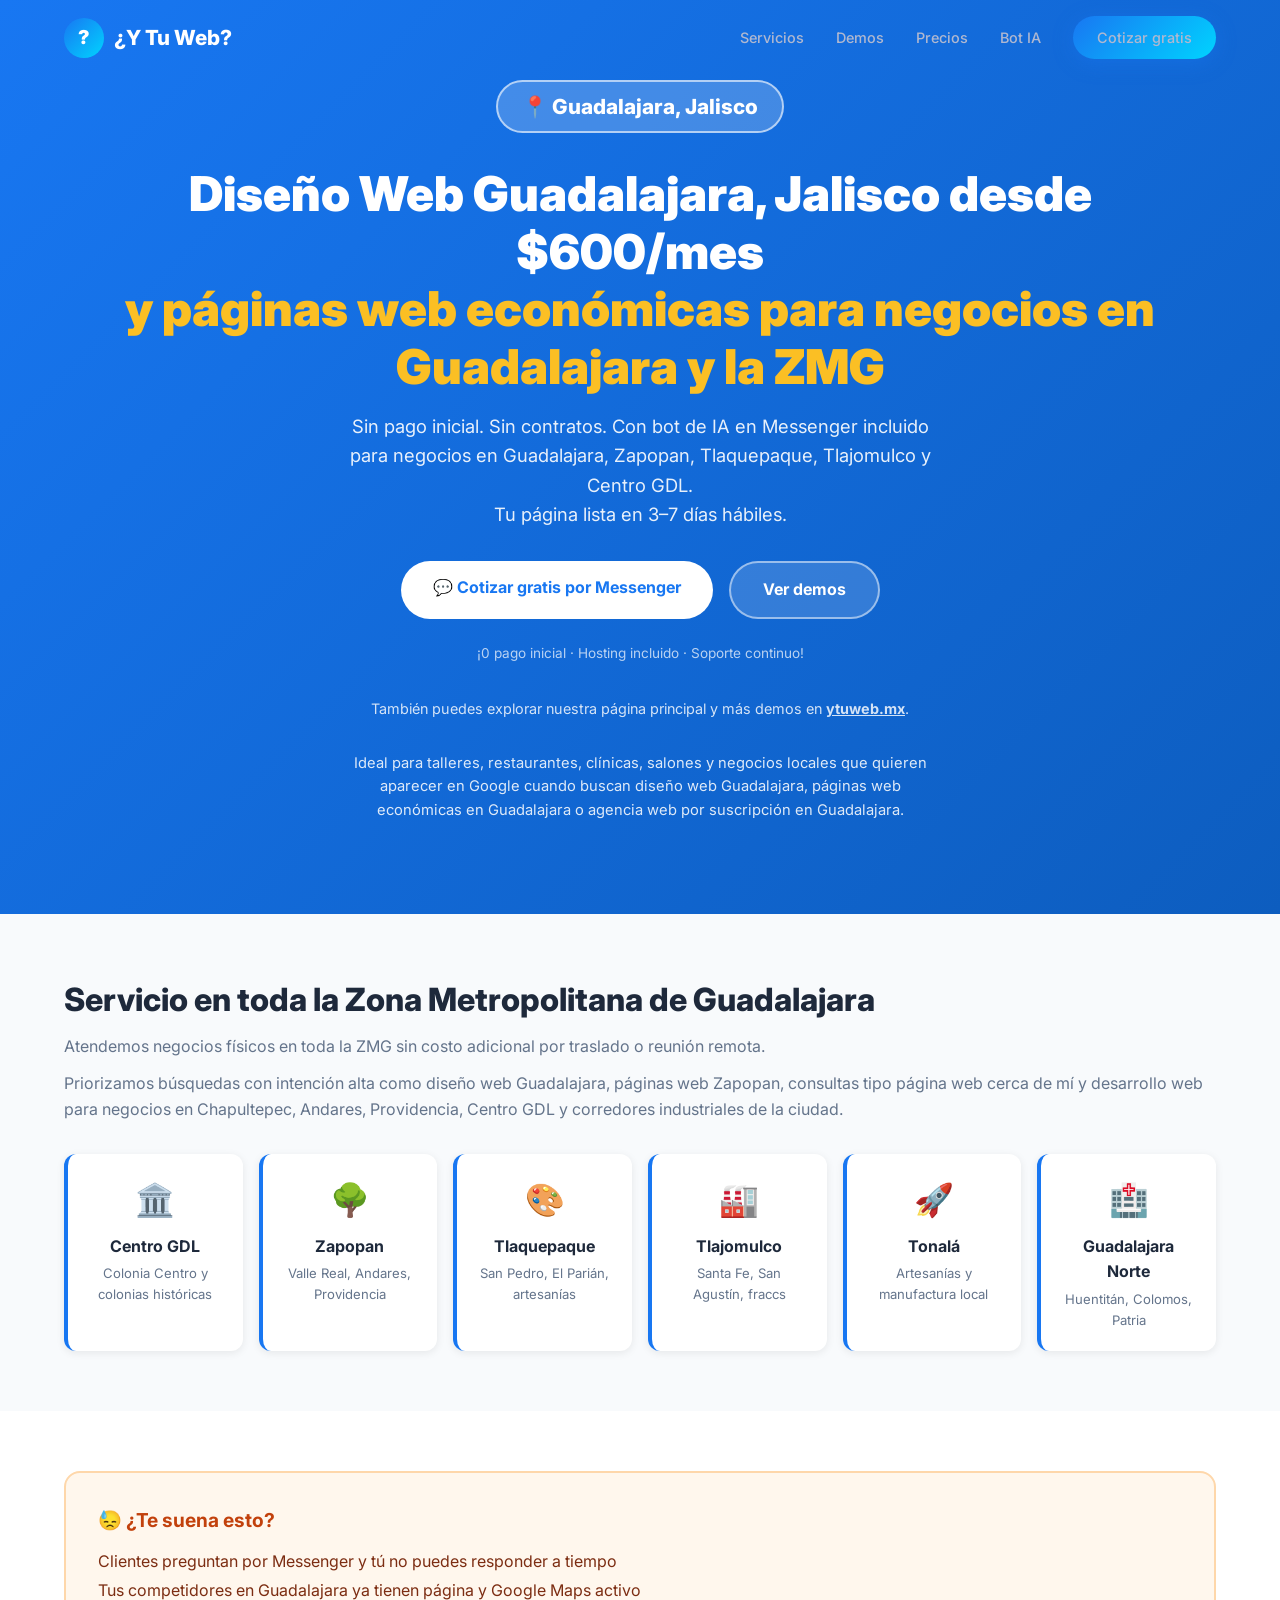
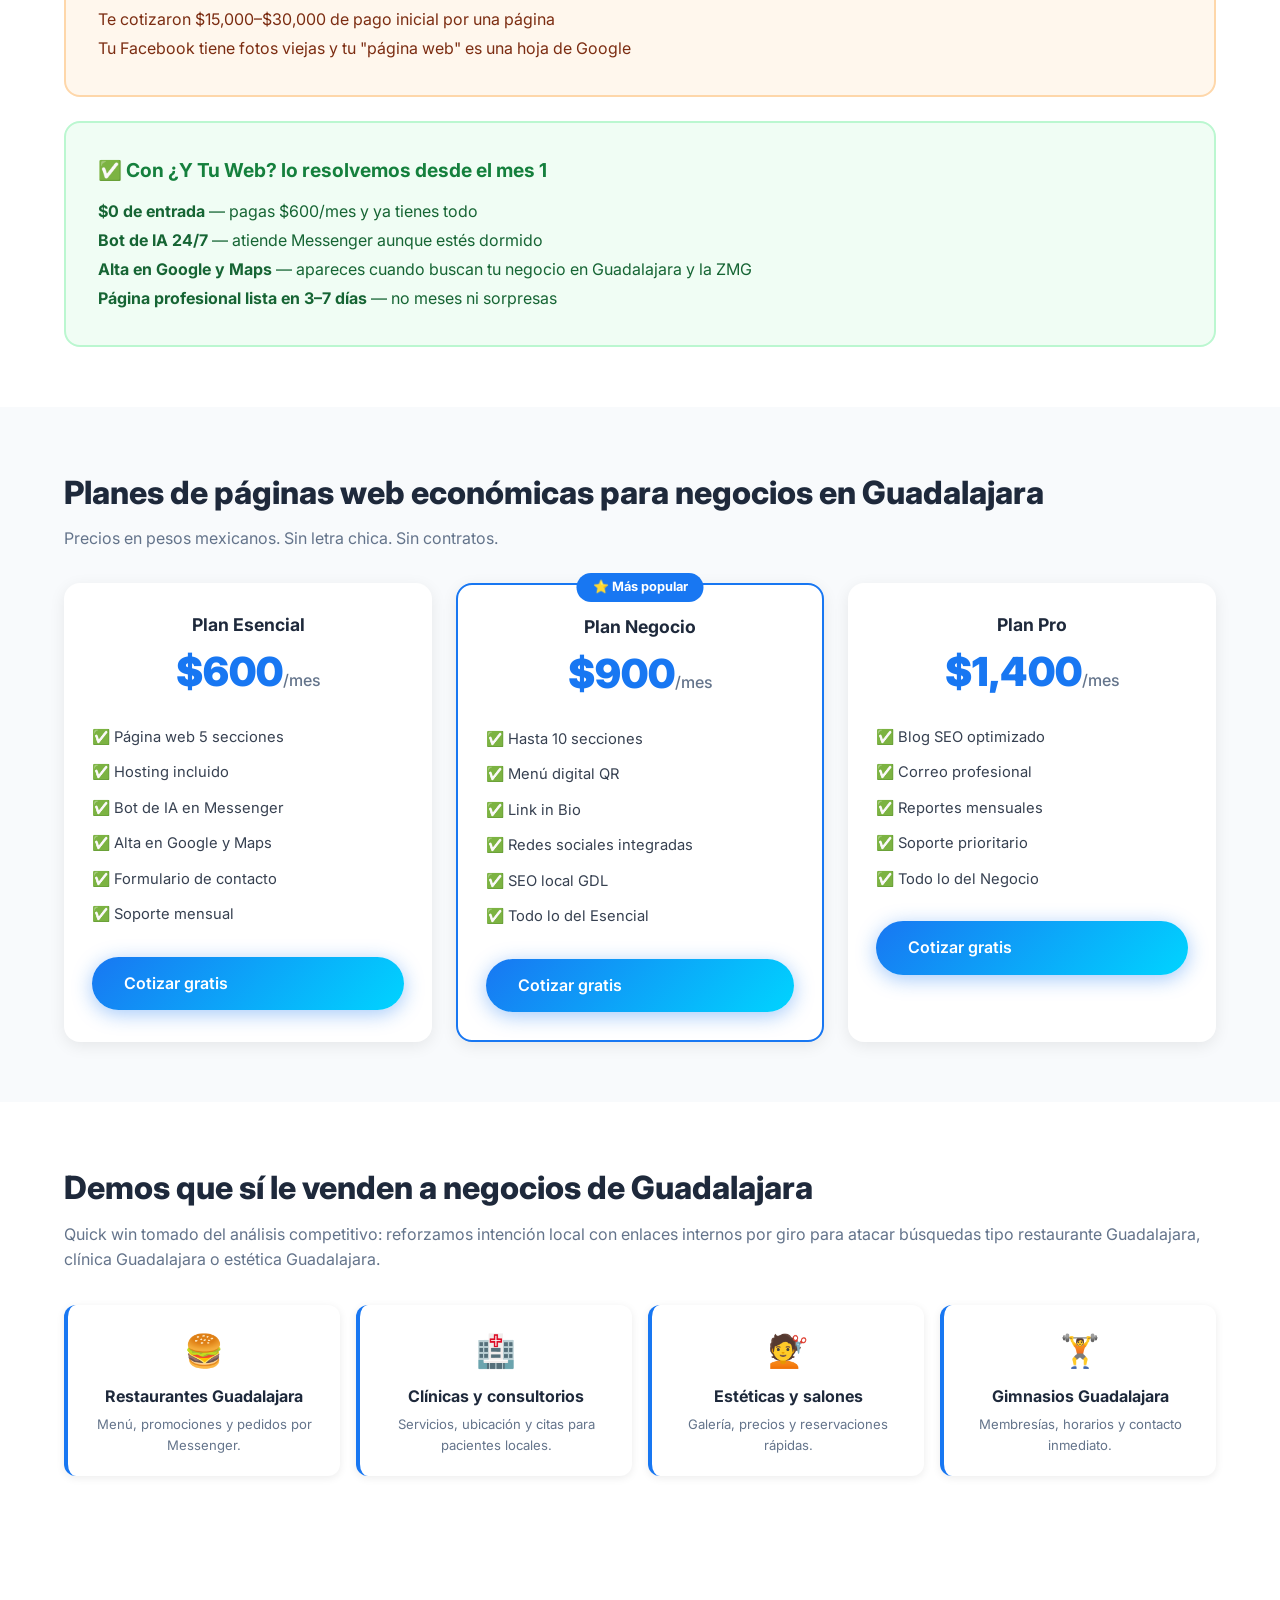
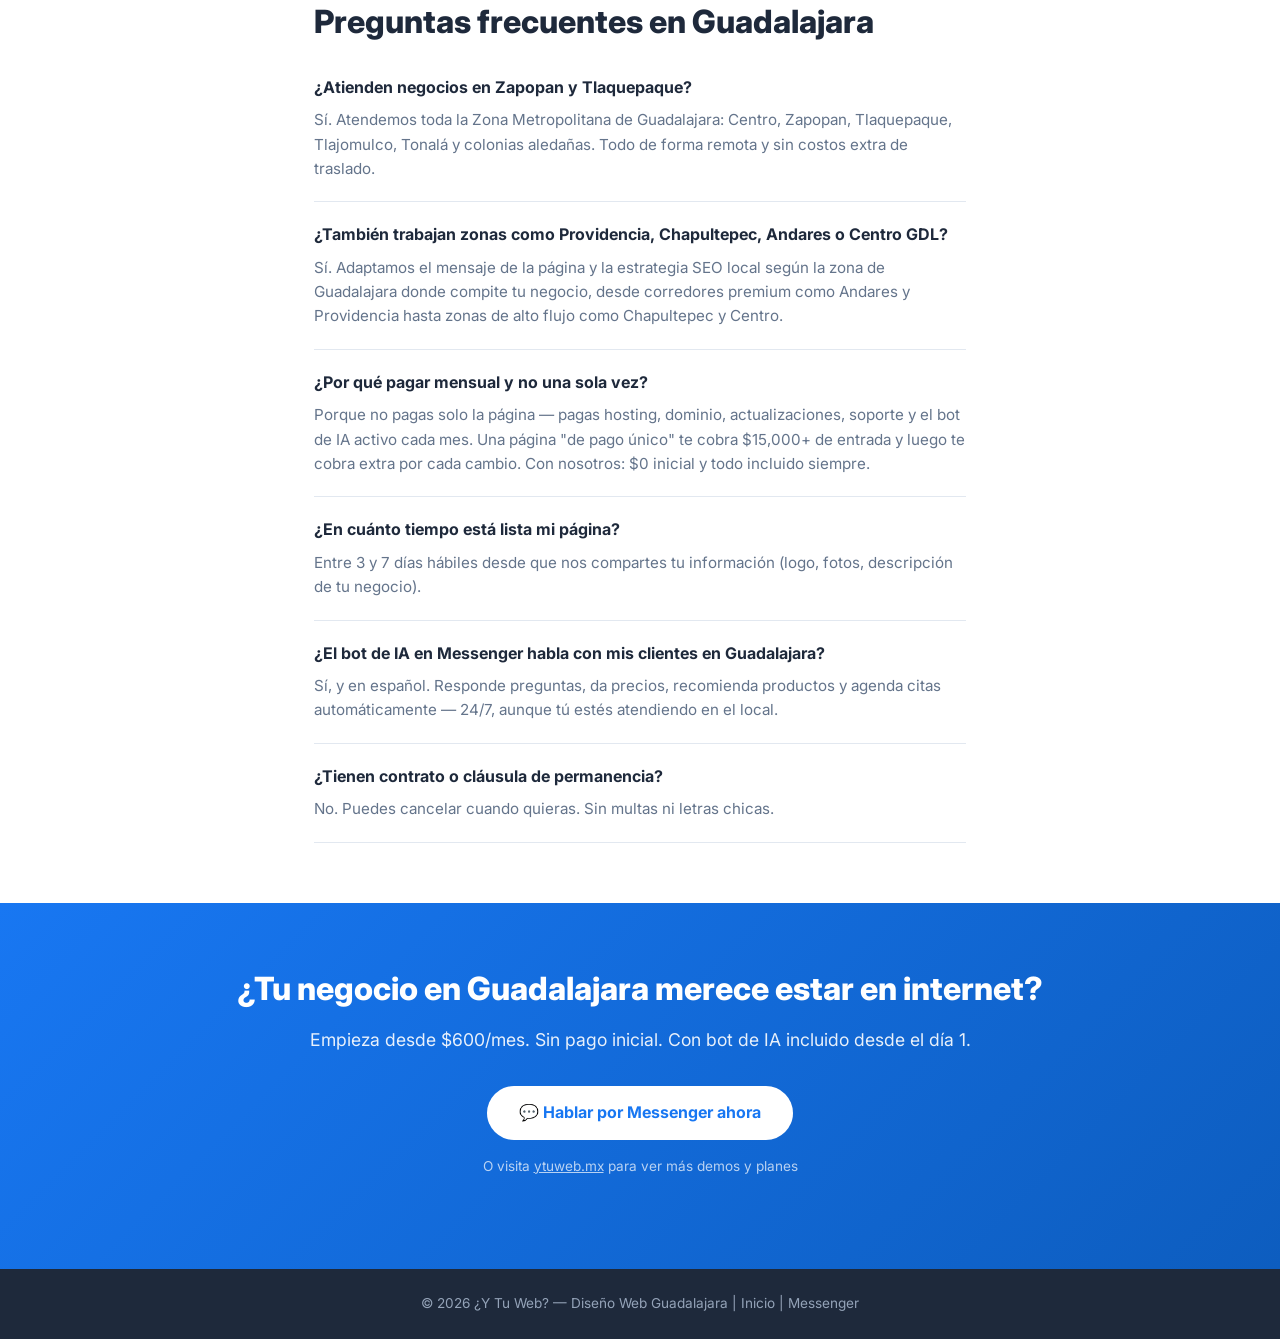
<file: guadalajara.html>
<!DOCTYPE html>
<html lang="es">
<head>
    <meta charset="UTF-8">
    <meta name="viewport" content="width=device-width, initial-scale=1.0">
    <meta name="description" content="Diseño web Guadalajara, Jalisco y páginas web económicas para negocios físicos desde $600/mes. Sin pago inicial. Atendemos Zapopan, Tlaquepaque, Tlajomulco y Centro GDL con páginas web, presencia en Google Maps y bot de IA en Messenger incluido. Entrega en 3 a 7 días hábiles.">
    <meta name="keywords" content="diseño web Guadalajara, diseño web Guadalajara Jalisco, páginas web económicas Guadalajara, páginas web Guadalajara, diseño web Zapopan, páginas web pymes Guadalajara, agencia web guadalajara suscripción, diseño web económico guadalajara, diseño web tlaquepaque, diseño web tlajomulco">
    <meta name="author" content="¿Y Tu Web?">
    <title>Diseño Web Guadalajara, Jalisco y Páginas Web Económicas desde $600/mes | ¿Y Tu Web?</title>

    <link rel="canonical" href="https://ytuweb.mx/guadalajara.html">
    <link rel="alternate" hreflang="es-MX" href="https://ytuweb.mx/guadalajara.html">
    <link rel="alternate" hreflang="x-default" href="https://ytuweb.mx/guadalajara.html">
    <meta name="geo.region" content="MX-JAL">
    <meta name="geo.placename" content="Guadalajara, Jalisco">
    <meta name="geo.position" content="20.6597;-103.3496">
    <meta name="robots" content="index, follow, max-image-preview:large, max-snippet:-1, max-video-preview:-1">

    <!-- Open Graph -->
    <meta property="og:title" content="Diseño Web Guadalajara, Jalisco y Páginas Web Económicas desde $600/mes | ¿Y Tu Web?">
    <meta property="og:updated_time" content="2026-05-16T15:00:00-06:00">
    <meta property="article:modified_time" content="2026-05-16T15:00:00-06:00">
    <meta property="og:description" content="Diseño web Guadalajara para negocios físicos desde $600/mes, sin pago inicial y con bot de IA en Messenger incluido en toda la ZMG. Ideal para talleres, clínicas, restaurantes y salones.">
    <meta property="og:type" content="website">
    <meta property="og:url" content="https://ytuweb.mx/guadalajara.html">
    <meta property="og:locale" content="es_MX">
    <meta property="og:site_name" content="¿Y Tu Web?">
    <meta property="og:image" content="https://ytuweb.mx/assets/og-image.png">
    <meta property="og:image:secure_url" content="https://ytuweb.mx/assets/og-image.png">
    <meta property="og:image:width" content="1200">
    <meta property="og:image:height" content="630">
    <meta property="og:image:type" content="image/png">
    <meta property="og:image:alt" content="Diseño Web para Negocios en Guadalajara desde 600 pesos al mes con ¿Y Tu Web?">
    <meta name="twitter:card" content="summary_large_image">
    <meta name="twitter:site" content="@ytuwebmx">
    <meta name="twitter:title" content="Diseño Web Guadalajara, Jalisco y Páginas Web Económicas desde $600/mes | ¿Y Tu Web?">
    <meta name="twitter:description" content="Diseño web Guadalajara para negocios físicos desde $600/mes, sin pago inicial y con bot de IA en Messenger incluido.">
    <meta name="twitter:image" content="https://ytuweb.mx/assets/og-image.png">
    <meta name="twitter:image:alt" content="Diseño Web para Negocios en Guadalajara desde 600 pesos al mes con ¿Y Tu Web?">

    <!-- Schema.org LocalBusiness con geo Guadalajara -->
    <script type="application/ld+json">
    {
      "@context": "https://schema.org",
      "@type": "LocalBusiness",
      "name": "¿Y Tu Web?",
      "url": "https://ytuweb.mx",
      "image": "https://ytuweb.mx/assets/og-image.png",
      "description": "Diseño web profesional para PyMEs en Guadalajara, Jalisco. Desde $600/mes, sin pago inicial, con hosting y bot de IA en Messenger incluido.",
      "priceRange": "$600-$1400 MXN/mes",
      "dateModified": "2026-05-16",
      "telephone": "+52-33-1410-2892",
      "currenciesAccepted": "MXN",
      "areaServed": [
        { "@type": "City", "name": "Guadalajara" },
        { "@type": "City", "name": "Zapopan" },
        { "@type": "City", "name": "Tlaquepaque" },
        { "@type": "City", "name": "Tlajomulco de Zúñiga" },
        { "@type": "State", "name": "Jalisco" }
      ],
      "address": {
        "@type": "PostalAddress",
        "streetAddress": "Guadalajara, Jalisco, México",
        "addressLocality": "Guadalajara",
        "addressRegion": "Jalisco",
        "postalCode": "44100",
        "addressCountry": "MX"
      },
      "contactPoint": {
        "@type": "ContactPoint",
        "contactType": "customer service",
        "telephone": "+52-33-1410-2892",
        "availableLanguage": "Spanish",
        "url": "https://m.me/61586769857910"
      },
      "sameAs": [
        "https://www.facebook.com/61586769857910"
      ],
      "geo": {
        "@type": "GeoCoordinates",
        "latitude": 20.6597,
        "longitude": -103.3496
      },
      "hasOfferCatalog": {
        "@type": "OfferCatalog",
        "name": "Diseño web Guadalajara",
        "itemListElement": [
          {
            "@type": "Offer",
            "name": "Plan Esencial Guadalajara",
            "description": "Página web para negocios en Guadalajara. Responsive, hosting, bot IA en Messenger.",
            "price": "600",
            "priceCurrency": "MXN",
            "priceSpecification": {
              "@type": "UnitPriceSpecification",
              "price": "600",
              "priceCurrency": "MXN",
              "unitText": "mes"
            }
          }
        ]
      }
    }
    </script>

    <script type="application/ld+json">
    {
      "@context": "https://schema.org",
      "@type": "FAQPage",
      "mainEntity": [
        {
          "@type": "Question",
          "name": "¿Cuánto cuesta una página web en Guadalajara?",
          "acceptedAnswer": {
            "@type": "Answer",
            "text": "En ¿Y Tu Web? empieza desde $600 MXN al mes, sin pago inicial y con hosting incluido."
          }
        },
        {
          "@type": "Question",
          "name": "¿Atienden Zapopan, Tlaquepaque y Tlajomulco?",
          "acceptedAnswer": {
            "@type": "Answer",
            "text": "Sí. Atendemos negocios en Guadalajara, Zapopan, Tlaquepaque, Tlajomulco y otras zonas de la ZMG."
          }
        },
        {
          "@type": "Question",
          "name": "¿Incluyen bot de IA en Messenger?",
          "acceptedAnswer": {
            "@type": "Answer",
            "text": "Sí. Todos los paquetes incluyen un bot de IA en Messenger para responder preguntas frecuentes y filtrar clientes potenciales."
          }
        },
        {
          "@type": "Question",
          "name": "¿También ayudan a aparecer en Google y Google Maps?",
          "acceptedAnswer": {
            "@type": "Answer",
            "text": "Sí. Configuramos Google Business Profile y reforzamos la página con SEO local para Guadalajara, Zapopan, Tlaquepaque y Tlajomulco."
          }
        },
        {
          "@type": "Question",
          "name": "¿Cómo puedo aparecer en búsquedas como cerca de mí en Guadalajara?",
          "acceptedAnswer": {
            "@type": "Answer",
            "text": "Optimizamos tu página con señales locales de Guadalajara y la ZMG, además de reforzar tu ficha de Google Business Profile para ayudarte a competir mejor en búsquedas con intención local como cerca de mí y servicio más ciudad."
          }
        }
      ]
    }
    </script>

    <script type="application/ld+json">
    {
      "@context": "https://schema.org",
      "@type": "Organization",
      "@id": "https://ytuweb.mx/#organization",
      "name": "¿Y Tu Web?",
      "url": "https://ytuweb.mx",
      "logo": "https://ytuweb.mx/assets/logo.png",
      "image": "https://ytuweb.mx/assets/og-image.png",
      "description": "Diseño web para negocios en Guadalajara desde $600/mes, sin pago inicial y con bot de IA en Messenger.",
      "telephone": "+52-33-1410-2892",
      "sameAs": [
        "https://www.facebook.com/61586769857910"
      ]
    }
    </script>

    <script type="application/ld+json">
    {
      "@context": "https://schema.org",
      "@type": "WebPage",
      "@id": "https://ytuweb.mx/guadalajara.html#webpage",
      "url": "https://ytuweb.mx/guadalajara.html",
      "name": "Diseño Web Guadalajara, Jalisco y Páginas Web Económicas desde $600/mes | ¿Y Tu Web?",
      "description": "Diseño web Guadalajara y páginas web económicas para negocios físicos desde $600/mes. Sin pago inicial y con bot de IA en Messenger.",
      "inLanguage": "es-MX",
      "isPartOf": {
        "@type": "WebSite",
        "@id": "https://ytuweb.mx/#website"
      },
      "about": {
        "@id": "https://ytuweb.mx/#organization"
      },
      "breadcrumb": {
        "@id": "https://ytuweb.mx/guadalajara.html#breadcrumb"
      },
      "dateModified": "2026-05-16"
    }
    </script>

    <script type="application/ld+json">
    {
      "@context": "https://schema.org",
      "@type": "BreadcrumbList",
      "@id": "https://ytuweb.mx/guadalajara.html#breadcrumb",
      "itemListElement": [
        {
          "@type": "ListItem",
          "position": 1,
          "name": "Inicio",
          "item": "https://ytuweb.mx/"
        },
        {
          "@type": "ListItem",
          "position": 2,
          "name": "Diseño Web Guadalajara",
          "item": "https://ytuweb.mx/guadalajara.html"
        }
      ]
    }
    </script>

    <link rel="icon" type="image/svg+xml" href="data:image/svg+xml,<svg xmlns='http://www.w3.org/2000/svg' viewBox='0 0 100 100'><circle cx='50' cy='50' r='48' fill='%231877F2'/><text x='50' y='68' text-anchor='middle' font-size='50' font-weight='bold' fill='white'>?</text></svg>">
    <link rel="preconnect" href="https://fonts.googleapis.com">
    <link rel="preconnect" href="https://fonts.gstatic.com" crossorigin>
    <link rel="dns-prefetch" href="https://fonts.googleapis.com">
    <link rel="dns-prefetch" href="https://fonts.gstatic.com">
    <link href="https://fonts.googleapis.com/css2?family=Inter:wght@400;500;600;700;800;900&display=swap" rel="stylesheet">
    <link rel="preload" href="assets/og-image.png" as="image" fetchpriority="high">
    <link rel="preload" href="css/style.css" as="style">
    <link rel="preload" href="js/main.js" as="script">
    <link rel="stylesheet" href="css/style.css">
    <meta name="theme-color" content="#1877F2">

    <style>
        .local-hero {
            background: linear-gradient(135deg, #1877F2 0%, #0d5dbf 100%);
            color: white;
            padding: 80px 0 60px;
            text-align: center;
        }
        .local-hero h1 {
            font-size: clamp(1.8rem, 5vw, 3rem);
            font-weight: 900;
            margin-bottom: 16px;
            line-height: 1.2;
        }
        .local-hero p {
            font-size: 1.15rem;
            opacity: 0.9;
            max-width: 600px;
            margin: 0 auto 32px;
        }
        .local-hero .badge-price {
            display: inline-block;
            background: rgba(255,255,255,0.2);
            border: 2px solid rgba(255,255,255,0.6);
            border-radius: 50px;
            padding: 8px 24px;
            font-size: 1.3rem;
            font-weight: 800;
            margin-bottom: 32px;
        }
        .zones-section {
            background: #f8fafc;
            padding: 60px 0;
        }
        .zones-grid {
            display: grid;
            grid-template-columns: repeat(auto-fit, minmax(160px, 1fr));
            gap: 16px;
            margin-top: 32px;
        }
        .zone-card {
            background: white;
            border-radius: 12px;
            padding: 20px;
            text-align: center;
            box-shadow: 0 2px 8px rgba(0,0,0,0.08);
            border-left: 4px solid #1877F2;
        }
        .zone-card .zone-icon { font-size: 2rem; margin-bottom: 8px; }
        .zone-card h3 { font-size: 1rem; font-weight: 700; color: #1e293b; margin: 0; }
        .zone-card p { font-size: 0.82rem; color: #64748b; margin: 4px 0 0; }
        .pain-section {
            padding: 60px 0;
            background: white;
        }
        .pain-box {
            background: #fff7ed;
            border: 2px solid #fed7aa;
            border-radius: 16px;
            padding: 32px;
            margin-bottom: 24px;
        }
        .pain-box h3 { color: #c2410c; font-size: 1.2rem; margin-bottom: 12px; }
        .solution-box {
            background: #f0fdf4;
            border: 2px solid #bbf7d0;
            border-radius: 16px;
            padding: 32px;
        }
        .solution-box h3 { color: #15803d; font-size: 1.2rem; margin-bottom: 12px; }
        .plans-local {
            background: #f8fafc;
            padding: 60px 0;
        }
        .plans-grid {
            display: grid;
            grid-template-columns: repeat(auto-fit, minmax(240px, 1fr));
            gap: 24px;
            margin-top: 32px;
        }
        .plan-card-local {
            background: white;
            border-radius: 16px;
            padding: 28px;
            box-shadow: 0 4px 16px rgba(0,0,0,0.08);
            text-align: center;
        }
        .plan-card-local.featured {
            border: 2px solid #1877F2;
            position: relative;
        }
        .plan-card-local.featured::before {
            content: "⭐ Más popular";
            position: absolute;
            top: -12px;
            left: 50%;
            transform: translateX(-50%);
            background: #1877F2;
            color: white;
            padding: 4px 16px;
            border-radius: 20px;
            font-size: 0.8rem;
            font-weight: 700;
            white-space: nowrap;
        }
        .plan-price-local { font-size: 2.5rem; font-weight: 900; color: #1877F2; }
        .plan-price-local span { font-size: 1rem; font-weight: 500; color: #64748b; }
        .plan-features-local { list-style: none; padding: 0; margin: 16px 0 24px; text-align: left; }
        .plan-features-local li { padding: 6px 0; font-size: 0.92rem; color: #374151; }
        .plan-features-local li::before { content: "✅ "; }
        .faq-local { padding: 60px 0; background: white; }
        .faq-item-local { border-bottom: 1px solid #e2e8f0; padding: 20px 0; }
        .faq-item-local h4 { font-size: 1rem; font-weight: 700; color: #1e293b; margin-bottom: 8px; }
        .faq-item-local p { color: #64748b; font-size: 0.95rem; margin: 0; }
        .cta-final {
            background: linear-gradient(135deg, #1877F2 0%, #0d5dbf 100%);
            color: white;
            padding: 60px 0;
            text-align: center;
        }
        .cta-final h2 { font-size: 2rem; font-weight: 800; margin-bottom: 12px; }
        .cta-final p { opacity: 0.9; margin-bottom: 32px; font-size: 1.1rem; }
        .btn-white {
            background: white;
            color: #1877F2;
            padding: 14px 32px;
            border-radius: 50px;
            font-weight: 700;
            font-size: 1rem;
            text-decoration: none;
            display: inline-block;
            transition: transform 0.2s, box-shadow 0.2s;
        }
        .btn-white:hover { transform: translateY(-2px); box-shadow: 0 8px 24px rgba(0,0,0,0.2); }
        .section-title-local {
            font-size: clamp(1.4rem, 3vw, 2rem);
            font-weight: 800;
            color: #1e293b;
            margin-bottom: 8px;
        }
        .section-sub-local { color: #64748b; font-size: 1rem; }
        @media (max-width: 640px) {
            .zones-grid { grid-template-columns: repeat(2, 1fr); }
        }
    </style>
</head>
<body>

<!-- NAVBAR -->
<nav class="navbar">
    <div class="container">
        <a href="/" class="nav-logo">
            <div class="logo-icon">?</div>
            <span>¿Y Tu Web?</span>
        </a>
        <div class="nav-links">
            <a href="/#que-hacemos">Servicios</a>
            <a href="/#demos">Demos</a>
            <a href="/#precios">Precios</a>
            <a href="/#bot-ia">Bot IA</a>
            <a href="https://m.me/61586769857910" target="_blank" rel="noopener noreferrer" class="btn btn-primary btn-sm nav-cta">Cotizar gratis</a>
        </div>
        <button class="hamburger" aria-label="Menú">
            <span></span><span></span><span></span>
        </button>
    </div>
</nav>

<!-- HERO LOCAL -->
<section class="local-hero">
    <div class="container">
        <div class="badge-price">📍 Guadalajara, Jalisco</div>
        <h1>Diseño Web Guadalajara, Jalisco desde $600/mes<br><span style="color:#fbbf24;">y páginas web económicas para negocios en Guadalajara y la ZMG</span></h1>
        <p>Sin pago inicial. Sin contratos. Con bot de IA en Messenger incluido para negocios en Guadalajara, Zapopan, Tlaquepaque, Tlajomulco y Centro GDL.<br>Tu página lista en 3–7 días hábiles.</p>
        <div style="display:flex;gap:16px;justify-content:center;flex-wrap:wrap;">
            <a href="https://m.me/61586769857910" target="_blank" rel="noopener noreferrer" class="btn-white">
                💬 Cotizar gratis por Messenger
            </a>
            <a href="/#demos" style="background:rgba(255,255,255,0.15);color:white;padding:14px 32px;border-radius:50px;font-weight:700;text-decoration:none;border:2px solid rgba(255,255,255,0.5);">
                Ver demos
            </a>
        </div>
        <p style="margin-top:24px;font-size:0.85rem;opacity:0.7;">¡0 pago inicial · Hosting incluido · Soporte continuo!</p>
        <p style="margin-top:12px;font-size:0.9rem;opacity:0.82;">También puedes explorar nuestra página principal y más demos en <a href="/" style="color:#fff;text-decoration:underline;font-weight:700;">ytuweb.mx</a>.</p>
        <p style="margin-top:10px;font-size:0.92rem;opacity:0.86;">Ideal para talleres, restaurantes, clínicas, salones y negocios locales que quieren aparecer en Google cuando buscan diseño web Guadalajara, páginas web económicas en Guadalajara o agencia web por suscripción en Guadalajara.</p>
    </div>
</section>

<!-- ZONAS QUE ATENDEMOS -->
<section class="zones-section">
    <div class="container">
        <h2 class="section-title-local">Servicio en toda la Zona Metropolitana de Guadalajara</h2>
        <p class="section-sub-local">Atendemos negocios físicos en toda la ZMG sin costo adicional por traslado o reunión remota.</p>
        <p class="section-sub-local" style="margin-top:12px;">Priorizamos búsquedas con intención alta como diseño web Guadalajara, páginas web Zapopan, consultas tipo página web cerca de mí y desarrollo web para negocios en Chapultepec, Andares, Providencia, Centro GDL y corredores industriales de la ciudad.</p>
        <div class="zones-grid">
            <div class="zone-card">
                <div class="zone-icon">🏛️</div>
                <h3>Centro GDL</h3>
                <p>Colonia Centro y colonias históricas</p>
            </div>
            <div class="zone-card">
                <div class="zone-icon">🌳</div>
                <h3>Zapopan</h3>
                <p>Valle Real, Andares, Providencia</p>
            </div>
            <div class="zone-card">
                <div class="zone-icon">🎨</div>
                <h3>Tlaquepaque</h3>
                <p>San Pedro, El Parián, artesanías</p>
            </div>
            <div class="zone-card">
                <div class="zone-icon">🏭</div>
                <h3>Tlajomulco</h3>
                <p>Santa Fe, San Agustín, fraccs</p>
            </div>
            <div class="zone-card">
                <div class="zone-icon">🚀</div>
                <h3>Tonalá</h3>
                <p>Artesanías y manufactura local</p>
            </div>
            <div class="zone-card">
                <div class="zone-icon">🏥</div>
                <h3>Guadalajara Norte</h3>
                <p>Huentitán, Colomos, Patria</p>
            </div>
        </div>
    </div>
</section>

<!-- DOLOR + SOLUCIÓN -->
<section class="pain-section">
    <div class="container">
        <div class="pain-box">
            <h3>😓 ¿Te suena esto?</h3>
            <ul style="color:#7c2d12;line-height:1.8;">
                <li>Clientes preguntan por Messenger y tú no puedes responder a tiempo</li>
                <li>Tus competidores en Guadalajara ya tienen página y Google Maps activo</li>
                <li>Te cotizaron $15,000–$30,000 de pago inicial por una página</li>
                <li>Tu Facebook tiene fotos viejas y tu "página web" es una hoja de Google</li>
            </ul>
        </div>
        <div class="solution-box">
            <h3>✅ Con ¿Y Tu Web? lo resolvemos desde el mes 1</h3>
            <ul style="color:#166534;line-height:1.8;">
                <li><strong>$0 de entrada</strong> — pagas $600/mes y ya tienes todo</li>
                <li><strong>Bot de IA 24/7</strong> — atiende Messenger aunque estés dormido</li>
                <li><strong>Alta en Google y Maps</strong> — apareces cuando buscan tu negocio en Guadalajara y la ZMG</li>
                <li><strong>Página profesional lista en 3–7 días</strong> — no meses ni sorpresas</li>
            </ul>
        </div>
    </div>
</section>

<!-- PLANES LOCALES -->
<section class="plans-local">
    <div class="container">
        <h2 class="section-title-local">Planes de páginas web económicas para negocios en Guadalajara</h2>
        <p class="section-sub-local">Precios en pesos mexicanos. Sin letra chica. Sin contratos.</p>
        <div class="plans-grid">
            <div class="plan-card-local">
                <h3 style="font-size:1.1rem;font-weight:700;color:#1e293b;">Plan Esencial</h3>
                <div class="plan-price-local">$600<span>/mes</span></div>
                <ul class="plan-features-local">
                    <li>Página web 5 secciones</li>
                    <li>Hosting incluido</li>
                    <li>Bot de IA en Messenger</li>
                    <li>Alta en Google y Maps</li>
                    <li>Formulario de contacto</li>
                    <li>Soporte mensual</li>
                </ul>
                <a href="https://m.me/61586769857910" target="_blank" rel="noopener noreferrer" class="btn btn-primary" style="width:100%;text-align:center;">Cotizar gratis</a>
            </div>
            <div class="plan-card-local featured">
                <h3 style="font-size:1.1rem;font-weight:700;color:#1e293b;">Plan Negocio</h3>
                <div class="plan-price-local">$900<span>/mes</span></div>
                <ul class="plan-features-local">
                    <li>Hasta 10 secciones</li>
                    <li>Menú digital QR</li>
                    <li>Link in Bio</li>
                    <li>Redes sociales integradas</li>
                    <li>SEO local GDL</li>
                    <li>Todo lo del Esencial</li>
                </ul>
                <a href="https://m.me/61586769857910" target="_blank" rel="noopener noreferrer" class="btn btn-primary" style="width:100%;text-align:center;">Cotizar gratis</a>
            </div>
            <div class="plan-card-local">
                <h3 style="font-size:1.1rem;font-weight:700;color:#1e293b;">Plan Pro</h3>
                <div class="plan-price-local">$1,400<span>/mes</span></div>
                <ul class="plan-features-local">
                    <li>Blog SEO optimizado</li>
                    <li>Correo profesional</li>
                    <li>Reportes mensuales</li>
                    <li>Soporte prioritario</li>
                    <li>Todo lo del Negocio</li>
                </ul>
                <a href="https://m.me/61586769857910" target="_blank" rel="noopener noreferrer" class="btn btn-primary" style="width:100%;text-align:center;">Cotizar gratis</a>
            </div>
        </div>
    </div>
</section>

<!-- DEMOS LOCALES -->
<section class="zones-section" style="background:white;">
    <div class="container">
        <h2 class="section-title-local">Demos que sí le venden a negocios de Guadalajara</h2>
        <p class="section-sub-local">Quick win tomado del análisis competitivo: reforzamos intención local con enlaces internos por giro para atacar búsquedas tipo restaurante Guadalajara, clínica Guadalajara o estética Guadalajara.</p>
        <div class="zones-grid">
            <a class="zone-card" href="/demos/restaurante.html" style="text-decoration:none;">
                <div class="zone-icon">🍔</div>
                <h3>Restaurantes Guadalajara</h3>
                <p>Menú, promociones y pedidos por Messenger.</p>
            </a>
            <a class="zone-card" href="/demos/consultorio.html" style="text-decoration:none;">
                <div class="zone-icon">🏥</div>
                <h3>Clínicas y consultorios</h3>
                <p>Servicios, ubicación y citas para pacientes locales.</p>
            </a>
            <a class="zone-card" href="/demos/estetica.html" style="text-decoration:none;">
                <div class="zone-icon">💇</div>
                <h3>Estéticas y salones</h3>
                <p>Galería, precios y reservaciones rápidas.</p>
            </a>
            <a class="zone-card" href="/demos/gimnasio.html" style="text-decoration:none;">
                <div class="zone-icon">🏋️</div>
                <h3>Gimnasios Guadalajara</h3>
                <p>Membresías, horarios y contacto inmediato.</p>
            </a>
        </div>
    </div>
</section>

<!-- FAQ LOCAL -->
<section class="faq-local">
    <div class="container" style="max-width:700px;">
        <h2 class="section-title-local">Preguntas frecuentes en Guadalajara</h2>
        <div class="faq-item-local">
            <h4>¿Atienden negocios en Zapopan y Tlaquepaque?</h4>
            <p>Sí. Atendemos toda la Zona Metropolitana de Guadalajara: Centro, Zapopan, Tlaquepaque, Tlajomulco, Tonalá y colonias aledañas. Todo de forma remota y sin costos extra de traslado.</p>
        </div>
        <div class="faq-item-local">
            <h4>¿También trabajan zonas como Providencia, Chapultepec, Andares o Centro GDL?</h4>
            <p>Sí. Adaptamos el mensaje de la página y la estrategia SEO local según la zona de Guadalajara donde compite tu negocio, desde corredores premium como Andares y Providencia hasta zonas de alto flujo como Chapultepec y Centro.</p>
        </div>
        <div class="faq-item-local">
            <h4>¿Por qué pagar mensual y no una sola vez?</h4>
            <p>Porque no pagas solo la página — pagas hosting, dominio, actualizaciones, soporte y el bot de IA activo cada mes. Una página "de pago único" te cobra $15,000+ de entrada y luego te cobra extra por cada cambio. Con nosotros: $0 inicial y todo incluido siempre.</p>
        </div>
        <div class="faq-item-local">
            <h4>¿En cuánto tiempo está lista mi página?</h4>
            <p>Entre 3 y 7 días hábiles desde que nos compartes tu información (logo, fotos, descripción de tu negocio).</p>
        </div>
        <div class="faq-item-local">
            <h4>¿El bot de IA en Messenger habla con mis clientes en Guadalajara?</h4>
            <p>Sí, y en español. Responde preguntas, da precios, recomienda productos y agenda citas automáticamente — 24/7, aunque tú estés atendiendo en el local.</p>
        </div>
        <div class="faq-item-local">
            <h4>¿Tienen contrato o cláusula de permanencia?</h4>
            <p>No. Puedes cancelar cuando quieras. Sin multas ni letras chicas.</p>
        </div>
    </div>
</section>

<!-- CTA FINAL -->
<section class="cta-final">
    <div class="container">
        <h2>¿Tu negocio en Guadalajara merece estar en internet?</h2>
        <p>Empieza desde $600/mes. Sin pago inicial. Con bot de IA incluido desde el día 1.</p>
        <a href="https://m.me/61586769857910" target="_blank" rel="noopener noreferrer" class="btn-white">
            💬 Hablar por Messenger ahora
        </a>
        <p style="margin-top:16px;font-size:0.85rem;opacity:0.7;">
            O visita <a href="/" style="color:white;text-decoration:underline;">ytuweb.mx</a> para ver más demos y planes
        </p>
    </div>
</section>

<!-- FOOTER SIMPLE -->
<footer style="background:#1e293b;color:#94a3b8;padding:24px 0;text-align:center;font-size:0.85rem;">
    <div class="container">
        <p>© 2026 ¿Y Tu Web? — Diseño Web Guadalajara | <a href="/" style="color:#94a3b8;">Inicio</a> | <a href="https://m.me/61586769857910" style="color:#94a3b8;">Messenger</a></p>
    </div>
</footer>

</body>
</html>
</file>
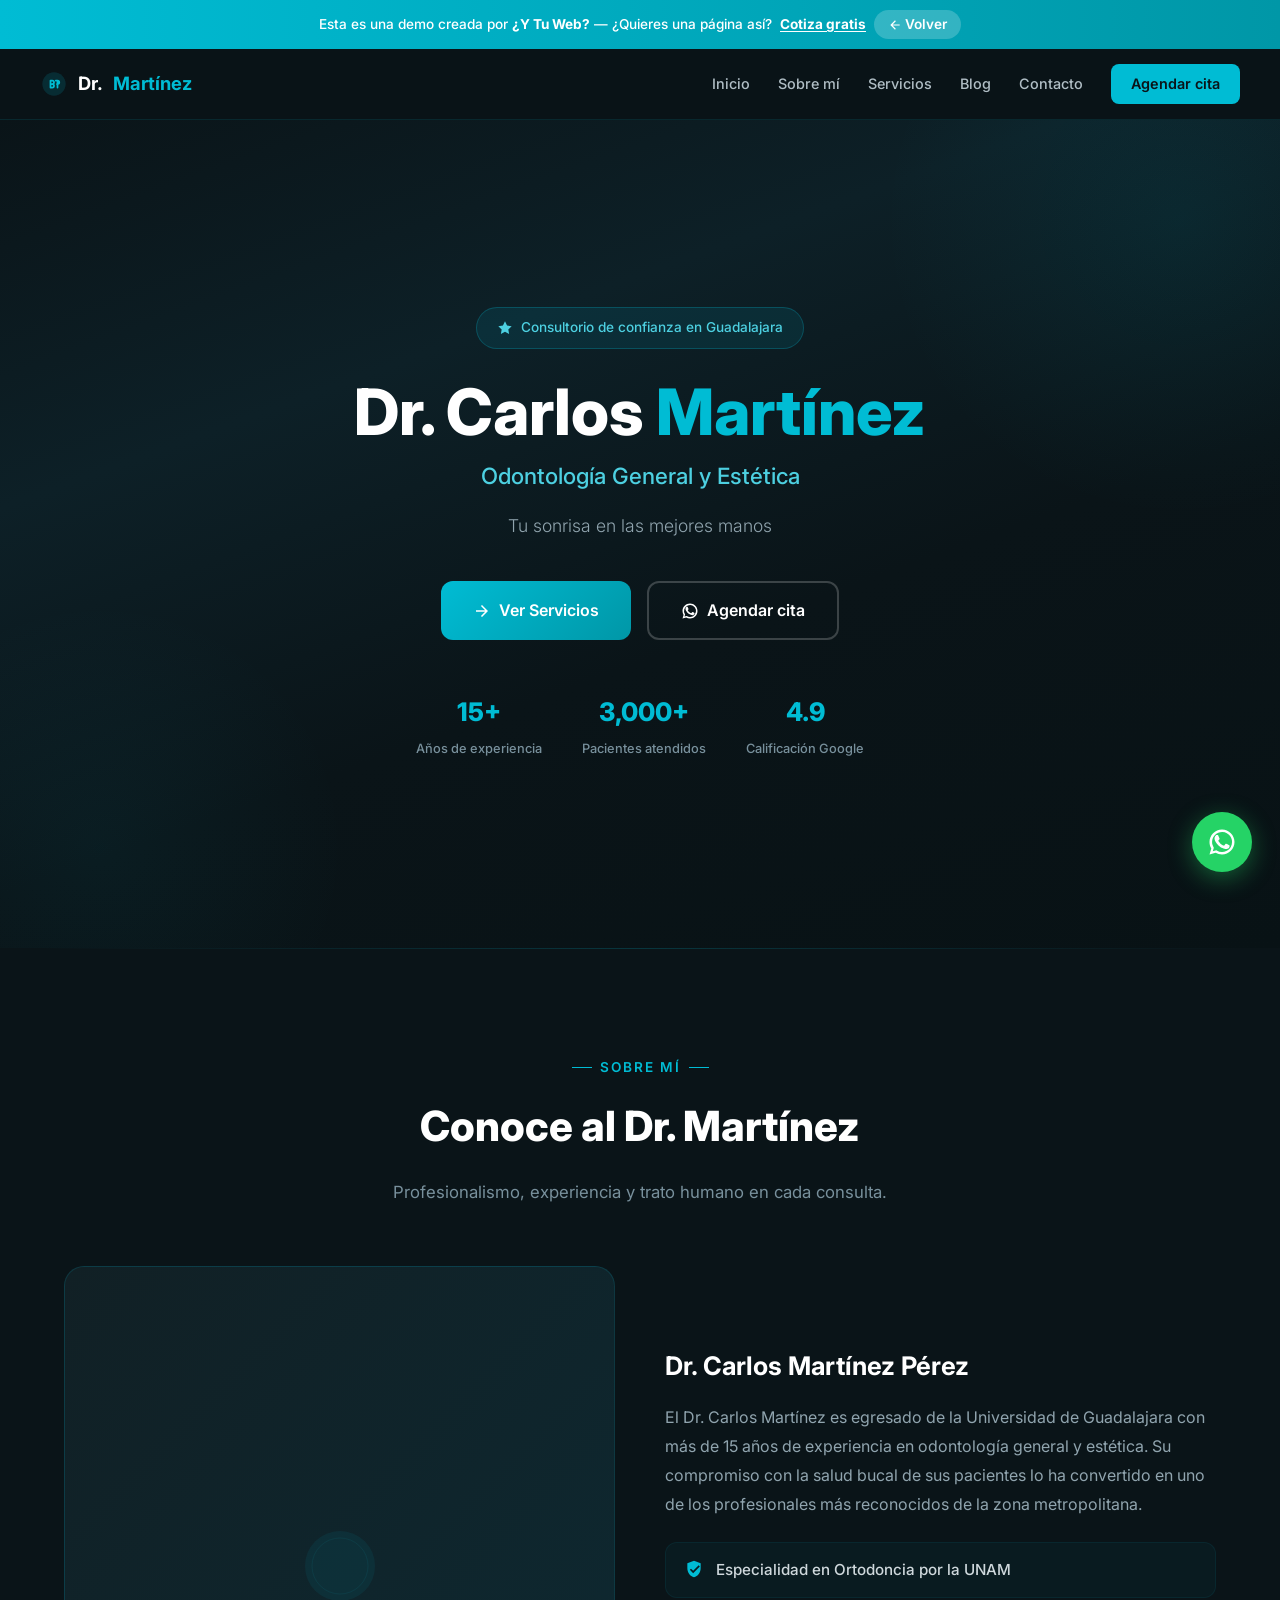
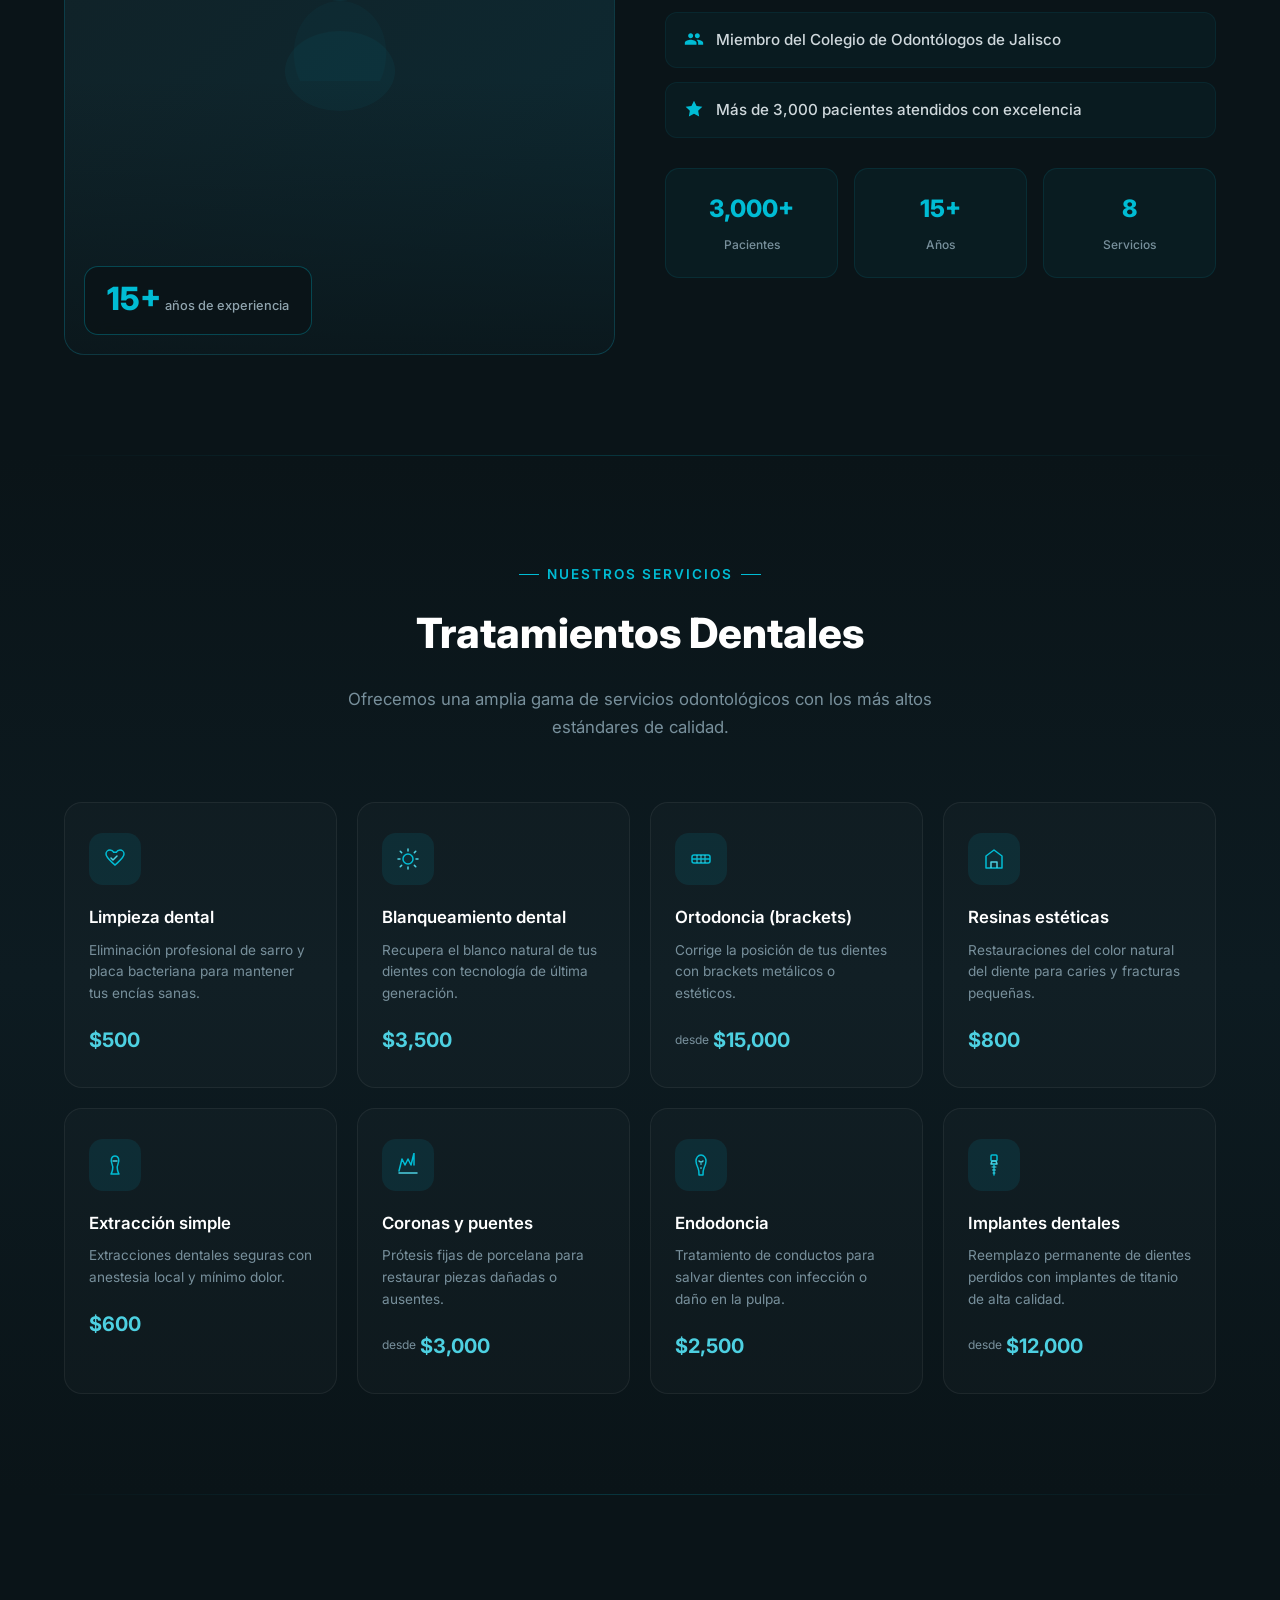
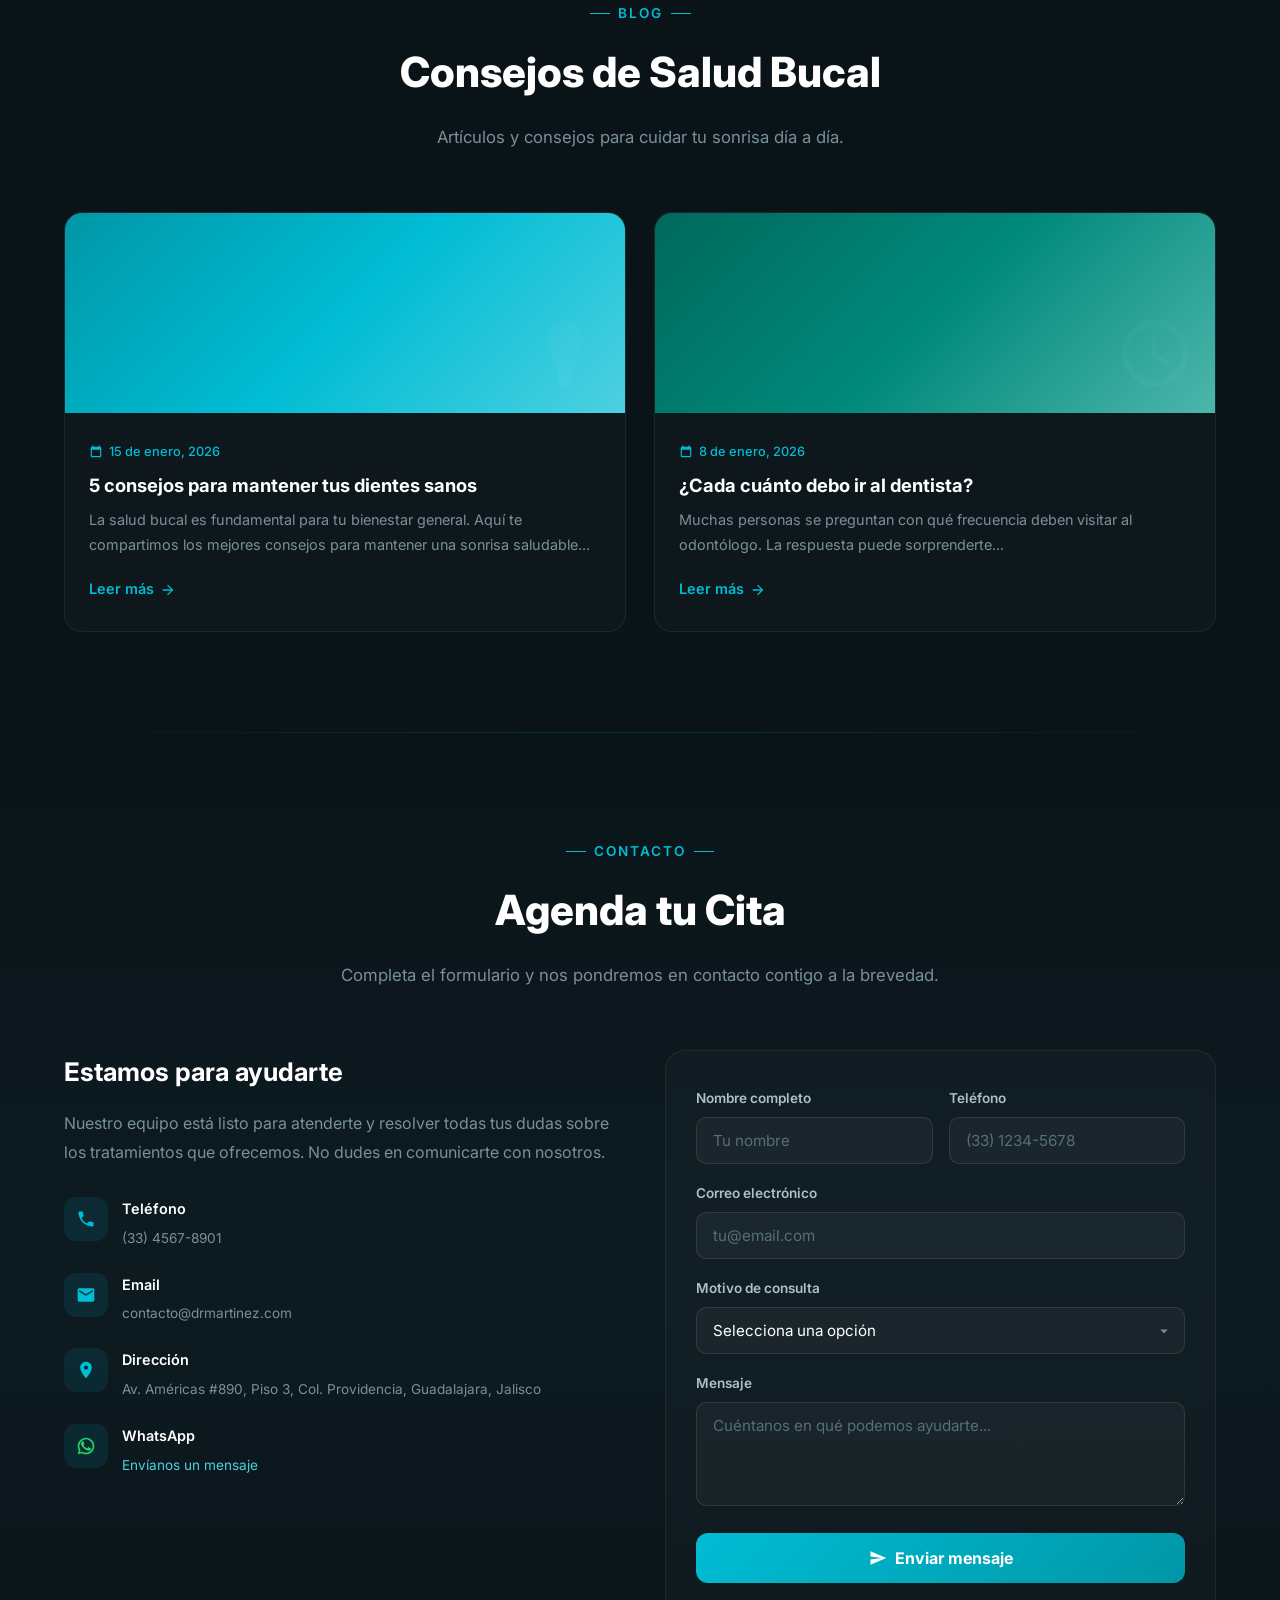
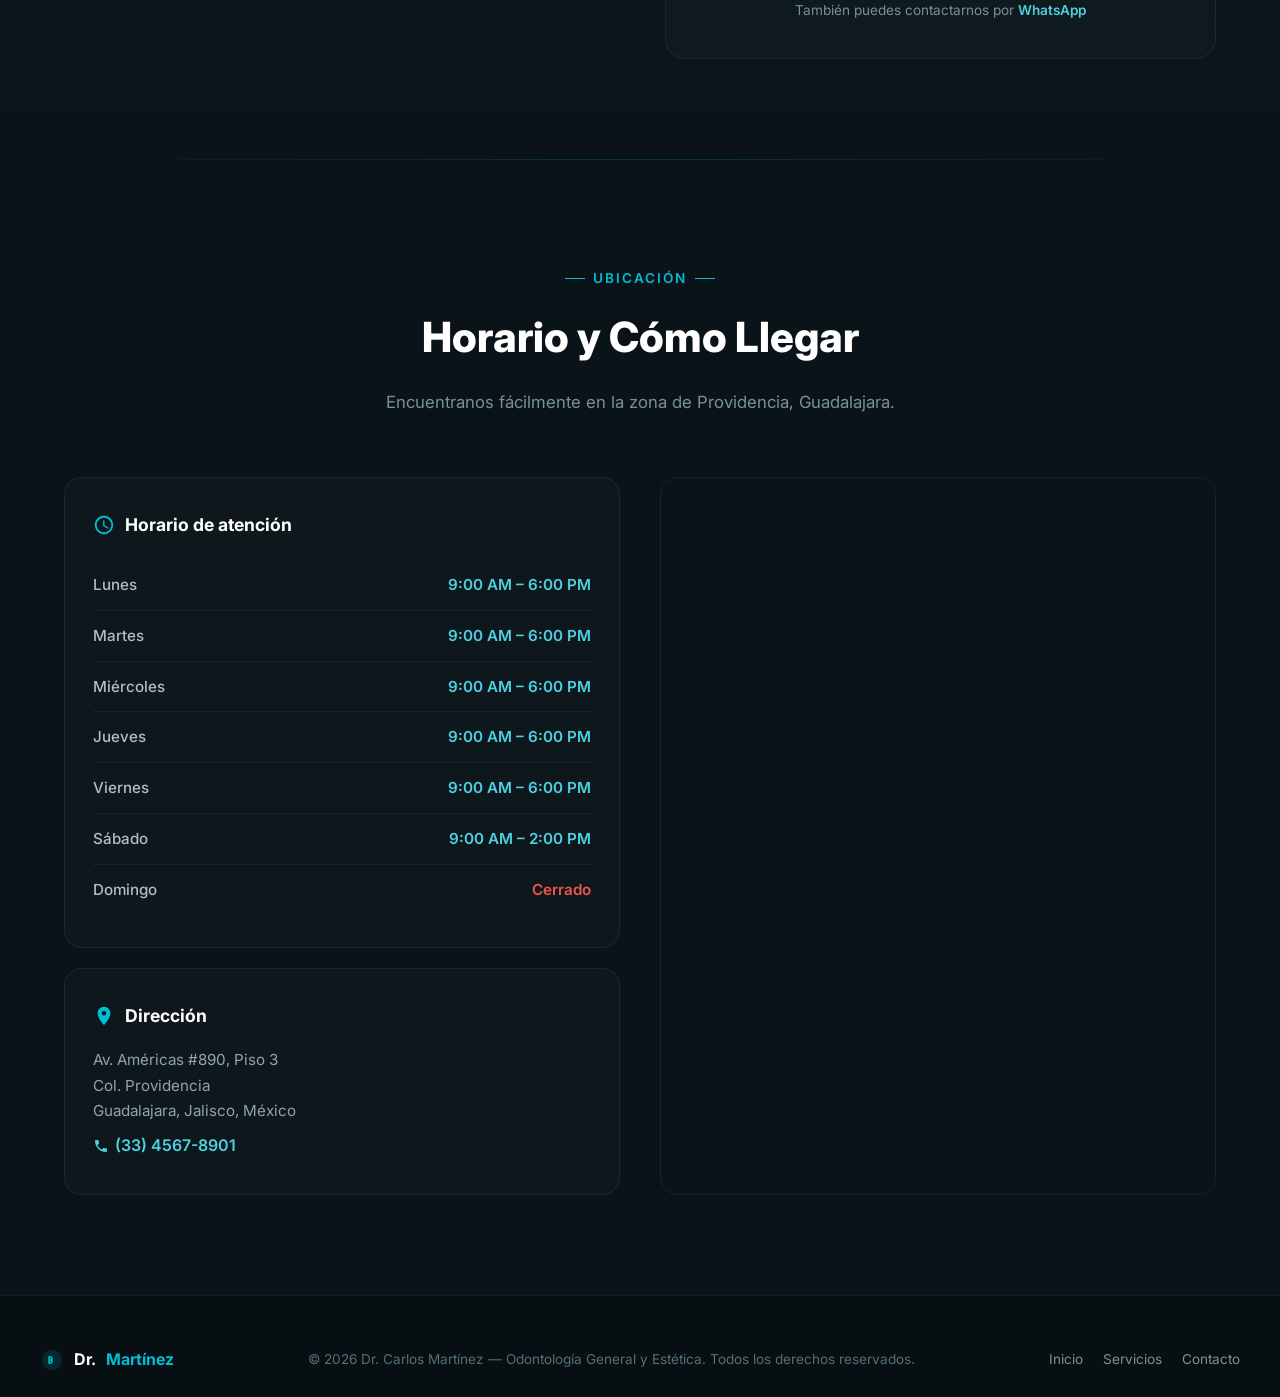
<file: demos/consultorio.html>
<!DOCTYPE html>
<html lang="es">
<head>
    <meta charset="UTF-8">
    <meta name="viewport" content="width=device-width, initial-scale=1.0">
    <title>Dr. Carlos Mart&iacute;nez &mdash; Odontolog&iacute;a General y Est&eacute;tica</title>
    <link rel="preconnect" href="https://fonts.googleapis.com">
    <link rel="preconnect" href="https://fonts.gstatic.com" crossorigin>
    <link href="https://fonts.googleapis.com/css2?family=Inter:wght@300;400;500;600;700;800;900&display=swap" rel="stylesheet">
    <style>
        /* ========== RESET & BASE ========== */
        *, *::before, *::after { box-sizing: border-box; margin: 0; padding: 0; }
        html { scroll-behavior: smooth; scroll-padding-top: 80px; }
        body {
            font-family: 'Inter', sans-serif;
            background: #0a1418;
            color: #e0e0e0;
            line-height: 1.7;
            overflow-x: hidden;
            -webkit-font-smoothing: antialiased;
        }
        img { max-width: 100%; display: block; }
        a { text-decoration: none; color: inherit; }
        ul { list-style: none; }
        button, input, select, textarea {
            font-family: inherit;
            font-size: inherit;
            border: none;
            outline: none;
        }

        /* ========== CUSTOM SCROLLBAR ========== */
        ::-webkit-scrollbar { width: 8px; }
        ::-webkit-scrollbar-track { background: #0a1418; }
        ::-webkit-scrollbar-thumb { background: #00bcd4; border-radius: 4px; }
        ::-webkit-scrollbar-thumb:hover { background: #4dd0e1; }

        /* ========== DEMO BANNER ========== */
        .demo-banner {
            background: linear-gradient(90deg, #00bcd4, #0097a7);
            color: #fff;
            text-align: center;
            padding: 10px 20px;
            font-size: 0.85rem;
            font-weight: 500;
            position: relative;
            z-index: 1000;
            display: flex;
            align-items: center;
            justify-content: center;
            gap: 8px;
            flex-wrap: wrap;
        }
        .demo-banner a {
            color: #fff;
            font-weight: 700;
            text-decoration: underline;
            text-underline-offset: 2px;
        }
        .demo-banner a:hover { color: #0a1418; }
        .demo-banner .volver {
            background: rgba(255,255,255,0.2);
            padding: 3px 14px;
            border-radius: 20px;
            text-decoration: none;
            font-weight: 600;
            transition: background 0.3s;
        }
        .demo-banner .volver:hover { background: rgba(255,255,255,0.35); }

        /* ========== NAVBAR ========== */
        .navbar {
            position: sticky;
            top: 0;
            z-index: 999;
            background: rgba(10, 20, 24, 0.92);
            backdrop-filter: blur(18px);
            -webkit-backdrop-filter: blur(18px);
            border-bottom: 1px solid rgba(0,188,212,0.12);
            padding: 0 24px;
            transition: box-shadow 0.3s;
        }
        .navbar.scrolled { box-shadow: 0 4px 30px rgba(0,0,0,0.4); }
        .navbar-inner {
            max-width: 1200px;
            margin: 0 auto;
            display: flex;
            align-items: center;
            justify-content: space-between;
            height: 70px;
        }
        .nav-logo {
            display: flex;
            align-items: center;
            gap: 10px;
            font-weight: 700;
            font-size: 1.15rem;
            color: #fff;
        }
        .nav-logo svg { flex-shrink: 0; }
        .nav-logo span { color: #00bcd4; }
        .nav-links { display: flex; gap: 28px; align-items: center; }
        .nav-links a {
            color: #b0bec5;
            font-size: 0.9rem;
            font-weight: 500;
            transition: color 0.3s;
            position: relative;
        }
        .nav-links a::after {
            content: '';
            position: absolute;
            bottom: -4px;
            left: 0;
            width: 0;
            height: 2px;
            background: #00bcd4;
            transition: width 0.3s;
        }
        .nav-links a:hover { color: #fff; }
        .nav-links a:hover::after { width: 100%; }
        .nav-cta {
            background: #00bcd4 !important;
            color: #0a1418 !important;
            padding: 8px 20px;
            border-radius: 8px;
            font-weight: 600 !important;
            transition: background 0.3s, transform 0.2s !important;
        }
        .nav-cta:hover { background: #4dd0e1 !important; transform: translateY(-1px); }
        .nav-cta::after { display: none !important; }

        /* Mobile menu */
        .hamburger {
            display: none;
            flex-direction: column;
            gap: 5px;
            cursor: pointer;
            background: none;
            padding: 4px;
        }
        .hamburger span {
            width: 24px;
            height: 2px;
            background: #fff;
            border-radius: 2px;
            transition: all 0.3s;
        }
        .hamburger.active span:nth-child(1) { transform: rotate(45deg) translate(5px, 5px); }
        .hamburger.active span:nth-child(2) { opacity: 0; }
        .hamburger.active span:nth-child(3) { transform: rotate(-45deg) translate(5px, -5px); }

        @media (max-width: 768px) {
            .hamburger { display: flex; }
            .nav-links {
                position: fixed;
                top: 0;
                right: -100%;
                width: 280px;
                height: 100vh;
                background: #0d1b21;
                flex-direction: column;
                padding: 80px 32px 32px;
                gap: 20px;
                transition: right 0.35s cubic-bezier(0.4, 0, 0.2, 1);
                box-shadow: -10px 0 40px rgba(0,0,0,0.5);
                z-index: 998;
            }
            .nav-links.open { right: 0; }
            .nav-links a { font-size: 1.05rem; }
            .mobile-overlay {
                position: fixed;
                inset: 0;
                background: rgba(0,0,0,0.5);
                z-index: 997;
                opacity: 0;
                pointer-events: none;
                transition: opacity 0.3s;
            }
            .mobile-overlay.active { opacity: 1; pointer-events: all; }
        }

        /* ========== HERO ========== */
        .hero {
            min-height: 92vh;
            display: flex;
            align-items: center;
            justify-content: center;
            text-align: center;
            padding: 80px 24px;
            position: relative;
            overflow: hidden;
            background: linear-gradient(160deg, #0a1418 0%, #0d2027 30%, #0a1418 60%, #081215 100%);
        }
        .hero::before {
            content: '';
            position: absolute;
            top: -200px;
            right: -200px;
            width: 600px;
            height: 600px;
            background: radial-gradient(circle, rgba(0,188,212,0.08) 0%, transparent 70%);
            border-radius: 50%;
            animation: heroPulse 8s ease-in-out infinite;
        }
        .hero::after {
            content: '';
            position: absolute;
            bottom: -150px;
            left: -150px;
            width: 500px;
            height: 500px;
            background: radial-gradient(circle, rgba(0,188,212,0.05) 0%, transparent 70%);
            border-radius: 50%;
            animation: heroPulse 10s ease-in-out infinite reverse;
        }
        @keyframes heroPulse {
            0%, 100% { transform: scale(1); opacity: 0.5; }
            50% { transform: scale(1.15); opacity: 1; }
        }
        .hero-content { position: relative; z-index: 2; max-width: 750px; }
        .hero-badge {
            display: inline-flex;
            align-items: center;
            gap: 8px;
            background: rgba(0,188,212,0.1);
            border: 1px solid rgba(0,188,212,0.25);
            padding: 8px 20px;
            border-radius: 50px;
            font-size: 0.85rem;
            color: #4dd0e1;
            font-weight: 500;
            margin-bottom: 28px;
        }
        .hero h1 {
            font-size: clamp(2.4rem, 5.5vw, 4rem);
            font-weight: 800;
            color: #fff;
            line-height: 1.1;
            margin-bottom: 10px;
        }
        .hero h1 span { color: #00bcd4; }
        .hero-subtitle {
            font-size: clamp(1.1rem, 2.5vw, 1.4rem);
            color: #4dd0e1;
            font-weight: 500;
            margin-bottom: 16px;
        }
        .hero-tagline {
            font-size: 1.1rem;
            color: #90a4ae;
            margin-bottom: 40px;
            font-weight: 300;
        }
        .hero-buttons { display: flex; gap: 16px; justify-content: center; flex-wrap: wrap; }
        .btn-primary {
            background: linear-gradient(135deg, #00bcd4, #0097a7);
            color: #fff;
            padding: 14px 32px;
            border-radius: 12px;
            font-weight: 600;
            font-size: 1rem;
            cursor: pointer;
            transition: transform 0.2s, box-shadow 0.3s;
            display: inline-flex;
            align-items: center;
            gap: 8px;
            border: none;
        }
        .btn-primary:hover {
            transform: translateY(-2px);
            box-shadow: 0 8px 30px rgba(0,188,212,0.3);
        }
        .btn-outline {
            background: transparent;
            color: #fff;
            padding: 14px 32px;
            border-radius: 12px;
            font-weight: 600;
            font-size: 1rem;
            cursor: pointer;
            border: 2px solid rgba(255,255,255,0.2);
            transition: all 0.3s;
            display: inline-flex;
            align-items: center;
            gap: 8px;
        }
        .btn-outline:hover {
            border-color: #00bcd4;
            color: #00bcd4;
            background: rgba(0,188,212,0.05);
        }

        /* Trust indicators */
        .hero-trust {
            margin-top: 50px;
            display: flex;
            justify-content: center;
            gap: 40px;
            flex-wrap: wrap;
        }
        .trust-item {
            text-align: center;
        }
        .trust-item .num {
            font-size: 1.6rem;
            font-weight: 800;
            color: #00bcd4;
            display: block;
        }
        .trust-item .label {
            font-size: 0.8rem;
            color: #78909c;
            font-weight: 500;
        }

        /* ========== SECTION BASE ========== */
        .section {
            padding: 100px 24px;
            max-width: 1200px;
            margin: 0 auto;
        }
        .section-header {
            text-align: center;
            margin-bottom: 60px;
        }
        .section-label {
            display: inline-flex;
            align-items: center;
            gap: 8px;
            color: #00bcd4;
            font-size: 0.85rem;
            font-weight: 600;
            text-transform: uppercase;
            letter-spacing: 2px;
            margin-bottom: 12px;
        }
        .section-label::before, .section-label::after {
            content: '';
            width: 20px;
            height: 1px;
            background: #00bcd4;
        }
        .section-title {
            font-size: clamp(1.8rem, 4vw, 2.6rem);
            font-weight: 800;
            color: #fff;
            margin-bottom: 16px;
        }
        .section-desc {
            color: #78909c;
            max-width: 600px;
            margin: 0 auto;
            font-size: 1.05rem;
        }

        /* ========== ABOUT / CV ========== */
        .about-wrapper {
            display: grid;
            grid-template-columns: 1fr 1fr;
            gap: 50px;
            align-items: center;
        }
        @media (max-width: 768px) {
            .about-wrapper { grid-template-columns: 1fr; gap: 30px; }
        }
        .about-photo {
            position: relative;
        }
        .about-photo-placeholder {
            width: 100%;
            aspect-ratio: 4/5;
            border-radius: 20px;
            background: linear-gradient(135deg, #112025, #0d2a33);
            border: 1px solid rgba(0,188,212,0.15);
            display: flex;
            align-items: center;
            justify-content: center;
            overflow: hidden;
            position: relative;
        }
        .about-photo-placeholder::after {
            content: '';
            position: absolute;
            bottom: 0;
            left: 0;
            right: 0;
            height: 40%;
            background: linear-gradient(to top, rgba(10,20,24,0.8), transparent);
        }
        .about-photo-placeholder svg {
            opacity: 0.25;
        }
        .about-experience-badge {
            position: absolute;
            bottom: 20px;
            left: 20px;
            background: rgba(10,20,24,0.9);
            backdrop-filter: blur(10px);
            border: 1px solid rgba(0,188,212,0.3);
            border-radius: 14px;
            padding: 16px 22px;
            z-index: 2;
        }
        .about-experience-badge .big {
            font-size: 2rem;
            font-weight: 800;
            color: #00bcd4;
            line-height: 1;
        }
        .about-experience-badge .small {
            font-size: 0.8rem;
            color: #90a4ae;
            font-weight: 500;
        }
        .about-content h3 {
            font-size: 1.6rem;
            color: #fff;
            font-weight: 700;
            margin-bottom: 16px;
        }
        .about-content p {
            color: #90a4ae;
            margin-bottom: 24px;
            line-height: 1.8;
        }
        .credentials {
            display: flex;
            flex-direction: column;
            gap: 14px;
            margin-bottom: 30px;
        }
        .credential {
            display: flex;
            align-items: flex-start;
            gap: 12px;
            padding: 14px 18px;
            background: rgba(0,188,212,0.04);
            border-radius: 12px;
            border: 1px solid rgba(0,188,212,0.08);
            transition: border-color 0.3s;
        }
        .credential:hover { border-color: rgba(0,188,212,0.25); }
        .credential svg { flex-shrink: 0; margin-top: 2px; }
        .credential .cred-text {
            font-size: 0.95rem;
            color: #cfd8dc;
            font-weight: 500;
        }
        .about-stats {
            display: grid;
            grid-template-columns: repeat(3, 1fr);
            gap: 16px;
        }
        .about-stat {
            text-align: center;
            padding: 20px 10px;
            background: rgba(0,188,212,0.05);
            border-radius: 14px;
            border: 1px solid rgba(0,188,212,0.1);
        }
        .about-stat .stat-num {
            font-size: 1.5rem;
            font-weight: 800;
            color: #00bcd4;
            display: block;
        }
        .about-stat .stat-label {
            font-size: 0.75rem;
            color: #78909c;
            font-weight: 500;
            margin-top: 4px;
        }

        /* ========== SERVICES ========== */
        .services-bg {
            background: linear-gradient(180deg, #0a1418, #0d1b21, #0a1418);
        }
        .services-grid {
            display: grid;
            grid-template-columns: repeat(auto-fill, minmax(270px, 1fr));
            gap: 20px;
        }
        .service-card {
            background: rgba(255,255,255,0.02);
            border: 1px solid rgba(255,255,255,0.06);
            border-radius: 18px;
            padding: 30px 24px;
            transition: all 0.4s cubic-bezier(0.4, 0, 0.2, 1);
            position: relative;
            overflow: hidden;
        }
        .service-card::before {
            content: '';
            position: absolute;
            top: 0;
            left: 0;
            right: 0;
            height: 3px;
            background: linear-gradient(90deg, #00bcd4, #4dd0e1);
            opacity: 0;
            transition: opacity 0.3s;
        }
        .service-card:hover {
            border-color: rgba(0,188,212,0.2);
            transform: translateY(-4px);
            box-shadow: 0 12px 40px rgba(0,0,0,0.3);
            background: rgba(0,188,212,0.03);
        }
        .service-card:hover::before { opacity: 1; }
        .service-icon {
            width: 52px;
            height: 52px;
            border-radius: 14px;
            background: rgba(0,188,212,0.1);
            display: flex;
            align-items: center;
            justify-content: center;
            margin-bottom: 18px;
        }
        .service-card h4 {
            font-size: 1.05rem;
            font-weight: 600;
            color: #fff;
            margin-bottom: 8px;
        }
        .service-card .service-desc {
            font-size: 0.85rem;
            color: #78909c;
            margin-bottom: 18px;
            line-height: 1.6;
        }
        .service-price {
            display: inline-flex;
            align-items: center;
            gap: 4px;
            font-size: 1.25rem;
            font-weight: 700;
            color: #4dd0e1;
        }
        .service-price .desde {
            font-size: 0.75rem;
            font-weight: 400;
            color: #78909c;
        }

        /* ========== BLOG ========== */
        .blog-grid {
            display: grid;
            grid-template-columns: repeat(auto-fit, minmax(340px, 1fr));
            gap: 28px;
        }
        @media (max-width: 400px) {
            .blog-grid { grid-template-columns: 1fr; }
        }
        .blog-card {
            background: rgba(255,255,255,0.02);
            border: 1px solid rgba(255,255,255,0.06);
            border-radius: 18px;
            overflow: hidden;
            transition: all 0.4s;
        }
        .blog-card:hover {
            border-color: rgba(0,188,212,0.2);
            transform: translateY(-4px);
            box-shadow: 0 12px 40px rgba(0,0,0,0.3);
        }
        .blog-img {
            height: 200px;
            position: relative;
        }
        .blog-img-1 {
            background: linear-gradient(135deg, #0097a7, #00bcd4, #4dd0e1);
        }
        .blog-img-2 {
            background: linear-gradient(135deg, #00695c, #00897b, #4db6ac);
        }
        .blog-img svg {
            position: absolute;
            bottom: 20px;
            right: 20px;
            opacity: 0.2;
        }
        .blog-body {
            padding: 28px 24px;
        }
        .blog-date {
            font-size: 0.8rem;
            color: #00bcd4;
            font-weight: 500;
            margin-bottom: 10px;
            display: flex;
            align-items: center;
            gap: 6px;
        }
        .blog-card h4 {
            font-size: 1.15rem;
            font-weight: 700;
            color: #fff;
            margin-bottom: 10px;
            line-height: 1.4;
        }
        .blog-card p {
            font-size: 0.9rem;
            color: #78909c;
            line-height: 1.7;
            margin-bottom: 18px;
        }
        .blog-link {
            color: #00bcd4;
            font-weight: 600;
            font-size: 0.9rem;
            display: inline-flex;
            align-items: center;
            gap: 6px;
            transition: gap 0.3s;
        }
        .blog-link:hover { gap: 10px; }

        /* ========== CONTACT FORM ========== */
        .contact-bg {
            background: linear-gradient(180deg, #0a1418, #0d1b21, #0a1418);
        }
        .contact-wrapper {
            display: grid;
            grid-template-columns: 1fr 1fr;
            gap: 50px;
            align-items: start;
        }
        @media (max-width: 768px) {
            .contact-wrapper { grid-template-columns: 1fr; }
        }
        .contact-info h3 {
            font-size: 1.6rem;
            font-weight: 700;
            color: #fff;
            margin-bottom: 16px;
        }
        .contact-info > p {
            color: #78909c;
            margin-bottom: 30px;
            line-height: 1.8;
        }
        .contact-detail {
            display: flex;
            align-items: flex-start;
            gap: 14px;
            margin-bottom: 22px;
        }
        .contact-detail-icon {
            width: 44px;
            height: 44px;
            border-radius: 12px;
            background: rgba(0,188,212,0.1);
            display: flex;
            align-items: center;
            justify-content: center;
            flex-shrink: 0;
        }
        .contact-detail-text strong {
            display: block;
            color: #fff;
            font-size: 0.9rem;
            font-weight: 600;
            margin-bottom: 2px;
        }
        .contact-detail-text span {
            color: #78909c;
            font-size: 0.85rem;
        }
        .contact-form-card {
            background: rgba(255,255,255,0.02);
            border: 1px solid rgba(255,255,255,0.06);
            border-radius: 20px;
            padding: 36px 30px;
        }
        .form-group { margin-bottom: 18px; }
        .form-group label {
            display: block;
            font-size: 0.85rem;
            font-weight: 600;
            color: #b0bec5;
            margin-bottom: 7px;
        }
        .form-group input,
        .form-group select,
        .form-group textarea {
            width: 100%;
            padding: 13px 16px;
            background: rgba(255,255,255,0.04);
            border: 1px solid rgba(255,255,255,0.1);
            border-radius: 10px;
            color: #fff;
            font-size: 0.95rem;
            transition: border-color 0.3s, box-shadow 0.3s;
        }
        .form-group input::placeholder,
        .form-group textarea::placeholder {
            color: #546e7a;
        }
        .form-group input:focus,
        .form-group select:focus,
        .form-group textarea:focus {
            border-color: #00bcd4;
            box-shadow: 0 0 0 3px rgba(0,188,212,0.1);
        }
        .form-group select {
            appearance: none;
            background-image: url("data:image/svg+xml,%3Csvg xmlns='http://www.w3.org/2000/svg' width='12' height='12' fill='%2378909c' viewBox='0 0 16 16'%3E%3Cpath d='M8 11L3 6h10z'/%3E%3C/svg%3E");
            background-repeat: no-repeat;
            background-position: right 14px center;
            padding-right: 36px;
        }
        .form-group select option {
            background: #0d1b21;
            color: #e0e0e0;
        }
        .form-group textarea { resize: vertical; min-height: 100px; }
        .form-row {
            display: grid;
            grid-template-columns: 1fr 1fr;
            gap: 16px;
        }
        @media (max-width: 500px) {
            .form-row { grid-template-columns: 1fr; }
        }
        .btn-submit {
            width: 100%;
            padding: 15px;
            background: linear-gradient(135deg, #00bcd4, #0097a7);
            color: #fff;
            font-weight: 700;
            font-size: 1rem;
            border: none;
            border-radius: 12px;
            cursor: pointer;
            transition: transform 0.2s, box-shadow 0.3s;
            display: flex;
            align-items: center;
            justify-content: center;
            gap: 8px;
        }
        .btn-submit:hover {
            transform: translateY(-2px);
            box-shadow: 0 8px 30px rgba(0,188,212,0.3);
        }
        .form-wa-note {
            text-align: center;
            margin-top: 16px;
            font-size: 0.85rem;
            color: #78909c;
        }
        .form-wa-note a {
            color: #4dd0e1;
            font-weight: 600;
        }

        /* ========== HOURS & LOCATION ========== */
        .location-wrapper {
            display: grid;
            grid-template-columns: 1fr 1fr;
            gap: 40px;
            align-items: start;
        }
        @media (max-width: 768px) {
            .location-wrapper { grid-template-columns: 1fr; }
        }
        .hours-card {
            background: rgba(255,255,255,0.02);
            border: 1px solid rgba(255,255,255,0.06);
            border-radius: 18px;
            padding: 32px 28px;
        }
        .hours-card h4 {
            font-size: 1.1rem;
            font-weight: 700;
            color: #fff;
            margin-bottom: 20px;
            display: flex;
            align-items: center;
            gap: 10px;
        }
        .hour-row {
            display: flex;
            justify-content: space-between;
            padding: 12px 0;
            border-bottom: 1px solid rgba(255,255,255,0.05);
        }
        .hour-row:last-child { border-bottom: none; }
        .hour-row .day { color: #b0bec5; font-weight: 500; font-size: 0.95rem; }
        .hour-row .time { color: #4dd0e1; font-weight: 600; font-size: 0.95rem; }
        .hour-row .time.closed { color: #ef5350; }

        .address-card {
            background: rgba(255,255,255,0.02);
            border: 1px solid rgba(255,255,255,0.06);
            border-radius: 18px;
            padding: 32px 28px;
            margin-top: 20px;
        }
        .address-card h4 {
            font-size: 1.1rem;
            font-weight: 700;
            color: #fff;
            margin-bottom: 16px;
            display: flex;
            align-items: center;
            gap: 10px;
        }
        .address-card p {
            color: #90a4ae;
            font-size: 0.95rem;
            line-height: 1.7;
        }
        .address-card .phone-link {
            color: #4dd0e1;
            font-weight: 600;
            display: inline-flex;
            align-items: center;
            gap: 6px;
            margin-top: 8px;
        }

        .map-container {
            border-radius: 18px;
            overflow: hidden;
            border: 1px solid rgba(255,255,255,0.06);
            height: 100%;
            min-height: 400px;
        }
        .map-container iframe {
            width: 100%;
            height: 100%;
            min-height: 400px;
            border: none;
            filter: grayscale(0.3) brightness(0.85) contrast(1.1);
        }

        /* ========== FOOTER ========== */
        .footer {
            background: #070f12;
            border-top: 1px solid rgba(255,255,255,0.05);
            padding: 50px 24px 24px;
        }
        .footer-inner {
            max-width: 1200px;
            margin: 0 auto;
            display: flex;
            justify-content: space-between;
            align-items: center;
            flex-wrap: wrap;
            gap: 20px;
        }
        .footer-logo {
            display: flex;
            align-items: center;
            gap: 10px;
            font-weight: 700;
            color: #fff;
        }
        .footer-logo span { color: #00bcd4; }
        .footer-copy {
            color: #546e7a;
            font-size: 0.85rem;
        }
        .footer-links { display: flex; gap: 20px; }
        .footer-links a {
            color: #78909c;
            font-size: 0.85rem;
            transition: color 0.3s;
        }
        .footer-links a:hover { color: #00bcd4; }

        /* ========== WHATSAPP FLOAT ========== */
        .wa-float {
            position: fixed;
            bottom: 28px;
            right: 28px;
            z-index: 996;
            width: 60px;
            height: 60px;
            background: #25d366;
            border-radius: 50%;
            display: flex;
            align-items: center;
            justify-content: center;
            box-shadow: 0 6px 24px rgba(37,211,102,0.4);
            transition: transform 0.3s, box-shadow 0.3s;
            animation: waFloat 3s ease-in-out infinite;
        }
        .wa-float:hover {
            transform: scale(1.1);
            box-shadow: 0 8px 32px rgba(37,211,102,0.5);
        }
        @keyframes waFloat {
            0%, 100% { transform: translateY(0); }
            50% { transform: translateY(-6px); }
        }
        .wa-float:hover { animation: none; transform: scale(1.1); }
        .wa-tooltip {
            position: absolute;
            right: 72px;
            top: 50%;
            transform: translateY(-50%);
            background: #fff;
            color: #333;
            padding: 8px 16px;
            border-radius: 8px;
            font-size: 0.85rem;
            font-weight: 500;
            white-space: nowrap;
            box-shadow: 0 4px 16px rgba(0,0,0,0.15);
            opacity: 0;
            pointer-events: none;
            transition: opacity 0.3s;
        }
        .wa-tooltip::after {
            content: '';
            position: absolute;
            right: -6px;
            top: 50%;
            transform: translateY(-50%);
            width: 0;
            height: 0;
            border-left: 6px solid #fff;
            border-top: 6px solid transparent;
            border-bottom: 6px solid transparent;
        }
        .wa-float:hover .wa-tooltip { opacity: 1; }

        /* ========== SCROLL REVEAL ========== */
        .reveal {
            opacity: 0;
            transform: translateY(40px);
            transition: opacity 0.7s cubic-bezier(0.4, 0, 0.2, 1), transform 0.7s cubic-bezier(0.4, 0, 0.2, 1);
        }
        .reveal.visible {
            opacity: 1;
            transform: translateY(0);
        }
        .reveal-delay-1 { transition-delay: 0.1s; }
        .reveal-delay-2 { transition-delay: 0.2s; }
        .reveal-delay-3 { transition-delay: 0.3s; }
        .reveal-delay-4 { transition-delay: 0.4s; }
        .reveal-delay-5 { transition-delay: 0.5s; }
        .reveal-delay-6 { transition-delay: 0.6s; }
        .reveal-delay-7 { transition-delay: 0.7s; }
        .reveal-delay-8 { transition-delay: 0.8s; }

        /* ========== DIVIDER ========== */
        .section-divider {
            max-width: 1200px;
            margin: 0 auto;
            height: 1px;
            background: linear-gradient(90deg, transparent, rgba(0,188,212,0.2), transparent);
        }
    </style>
</head>
<body>

    <!-- DEMO BANNER -->
    <div class="demo-banner">
        <span>Esta es una demo creada por <strong>&iquest;Y Tu Web?</strong> &mdash; &iquest;Quieres una p&aacute;gina as&iacute;?</span>
        <a href="https://wa.me/5213312345678" target="_blank" rel="noopener">Cotiza gratis</a>
        <a href="../index.html#demos" class="volver">
            <svg xmlns="http://www.w3.org/2000/svg" width="14" height="14" fill="currentColor" viewBox="0 0 24 24" style="vertical-align: middle;"><path d="M20 11H7.83l5.59-5.59L12 4l-8 8 8 8 1.41-1.41L7.83 13H20v-2z"/></svg>
            Volver
        </a>
    </div>

    <!-- NAVBAR -->
    <nav class="navbar" id="navbar">
        <div class="navbar-inner">
            <a href="#" class="nav-logo">
                <svg xmlns="http://www.w3.org/2000/svg" width="28" height="28" fill="none" viewBox="0 0 24 24">
                    <path d="M12 2C6.48 2 2 6.48 2 12s4.48 10 10 10 10-4.48 10-10S17.52 2 12 2z" fill="rgba(0,188,212,0.15)"/>
                    <path d="M9 9h1.5c.83 0 1.5.67 1.5 1.5S11.33 12 10.5 12H9V9zm0 3h1.5c.83 0 1.5.67 1.5 1.5s-.67 1.5-1.5 1.5H9v-3z" fill="none" stroke="#00bcd4" stroke-width="1.5" stroke-linecap="round" stroke-linejoin="round"/>
                    <path d="M15 9v6m-1.5-6H15c.83 0 1.5.67 1.5 1.5S15.83 12 15 12h-.5" fill="none" stroke="#00bcd4" stroke-width="1.5" stroke-linecap="round" stroke-linejoin="round"/>
                </svg>
                Dr. <span>Mart&iacute;nez</span>
            </a>
            <div class="nav-links" id="navLinks">
                <a href="#inicio">Inicio</a>
                <a href="#nosotros">Sobre m&iacute;</a>
                <a href="#servicios">Servicios</a>
                <a href="#blog">Blog</a>
                <a href="#contacto">Contacto</a>
                <a href="https://wa.me/5213345678901?text=Hola%2C%20quiero%20agendar%20una%20cita" target="_blank" rel="noopener" class="nav-cta">Agendar cita</a>
            </div>
            <button class="hamburger" id="hamburger" aria-label="Men&uacute;">
                <span></span><span></span><span></span>
            </button>
        </div>
        <div class="mobile-overlay" id="mobileOverlay"></div>
    </nav>

    <!-- HERO -->
    <section class="hero" id="inicio">
        <div class="hero-content">
            <div class="hero-badge reveal">
                <svg xmlns="http://www.w3.org/2000/svg" width="16" height="16" fill="#4dd0e1" viewBox="0 0 24 24"><path d="M12 2l3.09 6.26L22 9.27l-5 4.87 1.18 6.88L12 17.77l-6.18 3.25L7 14.14 2 9.27l6.91-1.01L12 2z"/></svg>
                Consultorio de confianza en Guadalajara
            </div>
            <h1 class="reveal reveal-delay-1">Dr. Carlos <span>Mart&iacute;nez</span></h1>
            <p class="hero-subtitle reveal reveal-delay-2">Odontolog&iacute;a General y Est&eacute;tica</p>
            <p class="hero-tagline reveal reveal-delay-3">Tu sonrisa en las mejores manos</p>
            <div class="hero-buttons reveal reveal-delay-4">
                <a href="#servicios" class="btn-primary">
                    <svg xmlns="http://www.w3.org/2000/svg" width="18" height="18" fill="currentColor" viewBox="0 0 24 24"><path d="M12 4l-1.41 1.41L16.17 11H4v2h12.17l-5.58 5.59L12 20l8-8z"/></svg>
                    Ver Servicios
                </a>
                <a href="https://wa.me/5213345678901?text=Hola%2C%20quiero%20agendar%20una%20cita" target="_blank" rel="noopener" class="btn-outline">
                    <svg xmlns="http://www.w3.org/2000/svg" width="18" height="18" fill="currentColor" viewBox="0 0 24 24"><path d="M17.472 14.382c-.297-.149-1.758-.867-2.03-.967-.273-.099-.471-.148-.67.15-.197.297-.767.966-.94 1.164-.173.199-.347.223-.644.075-.297-.15-1.255-.463-2.39-1.475-.883-.788-1.48-1.761-1.653-2.059-.173-.297-.018-.458.13-.606.134-.133.298-.347.446-.52.149-.174.198-.298.298-.497.099-.198.05-.371-.025-.52-.075-.149-.669-1.612-.916-2.207-.242-.579-.487-.5-.669-.51-.173-.008-.371-.01-.57-.01-.198 0-.52.074-.792.372-.272.297-1.04 1.016-1.04 2.479 0 1.462 1.065 2.875 1.213 3.074.149.198 2.096 3.2 5.077 4.487.709.306 1.262.489 1.694.625.712.227 1.36.195 1.871.118.571-.085 1.758-.719 2.006-1.413.248-.694.248-1.289.173-1.413-.074-.124-.272-.198-.57-.347z"/><path d="M12 2C6.477 2 2 6.477 2 12c0 1.89.525 3.66 1.438 5.168L2 22l4.832-1.438A9.955 9.955 0 0012 22c5.523 0 10-4.477 10-10S17.523 2 12 2zm0 18a8 8 0 01-4.243-1.214l-.257-.154-2.874.854.854-2.874-.154-.257A8 8 0 1112 20z"/></svg>
                    Agendar cita
                </a>
            </div>
            <div class="hero-trust reveal reveal-delay-5">
                <div class="trust-item">
                    <span class="num">15+</span>
                    <span class="label">A&ntilde;os de experiencia</span>
                </div>
                <div class="trust-item">
                    <span class="num">3,000+</span>
                    <span class="label">Pacientes atendidos</span>
                </div>
                <div class="trust-item">
                    <span class="num">4.9</span>
                    <span class="label">Calificaci&oacute;n Google</span>
                </div>
            </div>
        </div>
    </section>

    <div class="section-divider"></div>

    <!-- ABOUT / CV -->
    <section class="section" id="nosotros">
        <div class="section-header reveal">
            <div class="section-label">Sobre m&iacute;</div>
            <h2 class="section-title">Conoce al Dr. Mart&iacute;nez</h2>
            <p class="section-desc">Profesionalismo, experiencia y trato humano en cada consulta.</p>
        </div>
        <div class="about-wrapper">
            <div class="about-photo reveal">
                <div class="about-photo-placeholder">
                    <!-- Doctor silhouette SVG -->
                    <svg xmlns="http://www.w3.org/2000/svg" width="160" height="200" fill="none" viewBox="0 0 160 200">
                        <circle cx="80" cy="55" r="35" fill="#00bcd4" opacity="0.3"/>
                        <ellipse cx="80" cy="160" rx="55" ry="40" fill="#00bcd4" opacity="0.2"/>
                        <path d="M80 90c-20 0-40 15-45 40-3 15 0 30 5 40h80c5-10 8-25 5-40-5-25-25-40-45-40z" fill="#00bcd4" opacity="0.15"/>
                        <circle cx="80" cy="55" r="28" stroke="#00bcd4" stroke-width="1" opacity="0.4" fill="none"/>
                    </svg>
                </div>
                <div class="about-experience-badge">
                    <span class="big">15+</span>
                    <span class="small">a&ntilde;os de experiencia</span>
                </div>
            </div>
            <div class="about-content">
                <h3 class="reveal">Dr. Carlos Mart&iacute;nez P&eacute;rez</h3>
                <p class="reveal reveal-delay-1">El Dr. Carlos Mart&iacute;nez es egresado de la Universidad de Guadalajara con m&aacute;s de 15 a&ntilde;os de experiencia en odontolog&iacute;a general y est&eacute;tica. Su compromiso con la salud bucal de sus pacientes lo ha convertido en uno de los profesionales m&aacute;s reconocidos de la zona metropolitana.</p>
                <div class="credentials reveal reveal-delay-2">
                    <div class="credential">
                        <svg xmlns="http://www.w3.org/2000/svg" width="20" height="20" fill="#00bcd4" viewBox="0 0 24 24"><path d="M12 2L4 5v6.09c0 5.05 3.41 9.76 8 10.91 4.59-1.15 8-5.86 8-10.91V5l-8-3zm-1 15l-4-4 1.41-1.41L11 14.17l6.59-6.59L19 9l-8 8z"/></svg>
                        <span class="cred-text">Especialidad en Ortodoncia por la UNAM</span>
                    </div>
                    <div class="credential">
                        <svg xmlns="http://www.w3.org/2000/svg" width="20" height="20" fill="#00bcd4" viewBox="0 0 24 24"><path d="M16 11c1.66 0 2.99-1.34 2.99-3S17.66 5 16 5c-1.66 0-3 1.34-3 3s1.34 3 3 3zm-8 0c1.66 0 2.99-1.34 2.99-3S9.66 5 8 5C6.34 5 5 6.34 5 8s1.34 3 3 3zm0 2c-2.33 0-7 1.17-7 3.5V19h14v-2.5c0-2.33-4.67-3.5-7-3.5zm8 0c-.29 0-.62.02-.97.05 1.16.84 1.97 1.97 1.97 3.45V19h6v-2.5c0-2.33-4.67-3.5-7-3.5z"/></svg>
                        <span class="cred-text">Miembro del Colegio de Odont&oacute;logos de Jalisco</span>
                    </div>
                    <div class="credential">
                        <svg xmlns="http://www.w3.org/2000/svg" width="20" height="20" fill="#00bcd4" viewBox="0 0 24 24"><path d="M12 2l3.09 6.26L22 9.27l-5 4.87 1.18 6.88L12 17.77l-6.18 3.25L7 14.14 2 9.27l6.91-1.01L12 2z"/></svg>
                        <span class="cred-text">M&aacute;s de 3,000 pacientes atendidos con excelencia</span>
                    </div>
                </div>
                <div class="about-stats reveal reveal-delay-3">
                    <div class="about-stat">
                        <span class="stat-num">3,000+</span>
                        <span class="stat-label">Pacientes</span>
                    </div>
                    <div class="about-stat">
                        <span class="stat-num">15+</span>
                        <span class="stat-label">A&ntilde;os</span>
                    </div>
                    <div class="about-stat">
                        <span class="stat-num">8</span>
                        <span class="stat-label">Servicios</span>
                    </div>
                </div>
            </div>
        </div>
    </section>

    <div class="section-divider"></div>

    <!-- SERVICES -->
    <div class="services-bg">
        <section class="section" id="servicios">
            <div class="section-header reveal">
                <div class="section-label">Nuestros servicios</div>
                <h2 class="section-title">Tratamientos Dentales</h2>
                <p class="section-desc">Ofrecemos una amplia gama de servicios odontol&oacute;gicos con los m&aacute;s altos est&aacute;ndares de calidad.</p>
            </div>
            <div class="services-grid">

                <!-- Limpieza dental -->
                <div class="service-card reveal reveal-delay-1">
                    <div class="service-icon">
                        <svg xmlns="http://www.w3.org/2000/svg" width="24" height="24" fill="none" viewBox="0 0 24 24"><path d="M7 3C4.79 3 3 4.79 3 7c0 2.76 2.5 5.1 6.3 8.58L12 18l2.7-2.42C18.5 12.1 21 9.76 21 7c0-2.21-1.79-4-4-4-1.54 0-2.94.86-3.63 2.14h-2.74C9.94 3.86 8.54 3 7 3z" stroke="#00bcd4" stroke-width="1.5" fill="none"/><path d="M8 11l2 2 4-4" stroke="#4dd0e1" stroke-width="1.5" stroke-linecap="round" stroke-linejoin="round"/></svg>
                    </div>
                    <h4>Limpieza dental</h4>
                    <p class="service-desc">Eliminaci&oacute;n profesional de sarro y placa bacteriana para mantener tus enc&iacute;as sanas.</p>
                    <div class="service-price">$500</div>
                </div>

                <!-- Blanqueamiento -->
                <div class="service-card reveal reveal-delay-2">
                    <div class="service-icon">
                        <svg xmlns="http://www.w3.org/2000/svg" width="24" height="24" fill="none" viewBox="0 0 24 24"><circle cx="12" cy="12" r="5" stroke="#00bcd4" stroke-width="1.5"/><path d="M12 2v2m0 16v2M4.22 4.22l1.42 1.42m12.72 12.72l1.42 1.42M2 12h2m16 0h2M4.22 19.78l1.42-1.42M18.36 5.64l1.42-1.42" stroke="#4dd0e1" stroke-width="1.5" stroke-linecap="round"/></svg>
                    </div>
                    <h4>Blanqueamiento dental</h4>
                    <p class="service-desc">Recupera el blanco natural de tus dientes con tecnolog&iacute;a de &uacute;ltima generaci&oacute;n.</p>
                    <div class="service-price">$3,500</div>
                </div>

                <!-- Ortodoncia -->
                <div class="service-card reveal reveal-delay-3">
                    <div class="service-icon">
                        <svg xmlns="http://www.w3.org/2000/svg" width="24" height="24" fill="none" viewBox="0 0 24 24"><rect x="3" y="8" width="18" height="8" rx="2" stroke="#00bcd4" stroke-width="1.5"/><line x1="8" y1="8" x2="8" y2="16" stroke="#4dd0e1" stroke-width="1"/><line x1="12" y1="8" x2="12" y2="16" stroke="#4dd0e1" stroke-width="1"/><line x1="16" y1="8" x2="16" y2="16" stroke="#4dd0e1" stroke-width="1"/><line x1="3" y1="12" x2="21" y2="12" stroke="#00bcd4" stroke-width="1.5"/></svg>
                    </div>
                    <h4>Ortodoncia (brackets)</h4>
                    <p class="service-desc">Corrige la posici&oacute;n de tus dientes con brackets met&aacute;licos o est&eacute;ticos.</p>
                    <div class="service-price"><span class="desde">desde </span>$15,000</div>
                </div>

                <!-- Resinas -->
                <div class="service-card reveal reveal-delay-4">
                    <div class="service-icon">
                        <svg xmlns="http://www.w3.org/2000/svg" width="24" height="24" fill="none" viewBox="0 0 24 24"><path d="M12 3L4 9v12h16V9l-8-6z" stroke="#00bcd4" stroke-width="1.5" stroke-linejoin="round"/><path d="M9 21v-6h6v6" stroke="#4dd0e1" stroke-width="1.5" stroke-linejoin="round"/></svg>
                    </div>
                    <h4>Resinas est&eacute;ticas</h4>
                    <p class="service-desc">Restauraciones del color natural del diente para caries y fracturas peque&ntilde;as.</p>
                    <div class="service-price">$800</div>
                </div>

                <!-- Extracción -->
                <div class="service-card reveal reveal-delay-5">
                    <div class="service-icon">
                        <svg xmlns="http://www.w3.org/2000/svg" width="24" height="24" fill="none" viewBox="0 0 24 24"><path d="M12 3c-1.5 0-3 1-3.5 2.5C8 7 8 9 9 11c1 2 1 4 .5 6-.5 2-1 3.5-1.5 4h8c-.5-.5-1-2-1.5-4-.5-2-.5-4 .5-6 1-2 1-4 .5-5.5C15 4 13.5 3 12 3z" stroke="#00bcd4" stroke-width="1.5" stroke-linejoin="round"/><path d="M10 8h4" stroke="#4dd0e1" stroke-width="1.5" stroke-linecap="round"/></svg>
                    </div>
                    <h4>Extracci&oacute;n simple</h4>
                    <p class="service-desc">Extracciones dentales seguras con anestesia local y m&iacute;nimo dolor.</p>
                    <div class="service-price">$600</div>
                </div>

                <!-- Coronas y puentes -->
                <div class="service-card reveal reveal-delay-6">
                    <div class="service-icon">
                        <svg xmlns="http://www.w3.org/2000/svg" width="24" height="24" fill="none" viewBox="0 0 24 24"><path d="M3 18l3-12 3 6 3-6 3 6 3-12v12" stroke="#00bcd4" stroke-width="1.5" stroke-linecap="round" stroke-linejoin="round"/><line x1="3" y1="20" x2="21" y2="20" stroke="#4dd0e1" stroke-width="1.5" stroke-linecap="round"/></svg>
                    </div>
                    <h4>Coronas y puentes</h4>
                    <p class="service-desc">Pr&oacute;tesis fijas de porcelana para restaurar piezas da&ntilde;adas o ausentes.</p>
                    <div class="service-price"><span class="desde">desde </span>$3,000</div>
                </div>

                <!-- Endodoncia -->
                <div class="service-card reveal reveal-delay-7">
                    <div class="service-icon">
                        <svg xmlns="http://www.w3.org/2000/svg" width="24" height="24" fill="none" viewBox="0 0 24 24"><path d="M12 2C9 2 7 5 7 8c0 3 1 5 2 7s1 5 1 7h4c0-2 0-5 1-7s2-4 2-7c0-3-2-6-5-6z" stroke="#00bcd4" stroke-width="1.5" stroke-linejoin="round"/><path d="M10 8c0 0 1 1 2 1s2-1 2-1" stroke="#4dd0e1" stroke-width="1.5" stroke-linecap="round"/><line x1="12" y1="10" x2="12" y2="17" stroke="#4dd0e1" stroke-width="1" stroke-dasharray="2 2"/></svg>
                    </div>
                    <h4>Endodoncia</h4>
                    <p class="service-desc">Tratamiento de conductos para salvar dientes con infecci&oacute;n o da&ntilde;o en la pulpa.</p>
                    <div class="service-price">$2,500</div>
                </div>

                <!-- Implantes -->
                <div class="service-card reveal reveal-delay-8">
                    <div class="service-icon">
                        <svg xmlns="http://www.w3.org/2000/svg" width="24" height="24" fill="none" viewBox="0 0 24 24"><rect x="9" y="2" width="6" height="6" rx="1" stroke="#00bcd4" stroke-width="1.5"/><path d="M10 8h4l1 3h-6l1-3z" stroke="#4dd0e1" stroke-width="1.5" stroke-linejoin="round"/><line x1="12" y1="11" x2="12" y2="22" stroke="#00bcd4" stroke-width="1.5" stroke-linecap="round"/><line x1="10" y1="14" x2="14" y2="14" stroke="#4dd0e1" stroke-width="1" stroke-linecap="round"/><line x1="10.5" y1="17" x2="13.5" y2="17" stroke="#4dd0e1" stroke-width="1" stroke-linecap="round"/><line x1="11" y1="20" x2="13" y2="20" stroke="#4dd0e1" stroke-width="1" stroke-linecap="round"/></svg>
                    </div>
                    <h4>Implantes dentales</h4>
                    <p class="service-desc">Reemplazo permanente de dientes perdidos con implantes de titanio de alta calidad.</p>
                    <div class="service-price"><span class="desde">desde </span>$12,000</div>
                </div>

            </div>
        </section>
    </div>

    <div class="section-divider"></div>

    <!-- BLOG -->
    <section class="section" id="blog">
        <div class="section-header reveal">
            <div class="section-label">Blog</div>
            <h2 class="section-title">Consejos de Salud Bucal</h2>
            <p class="section-desc">Art&iacute;culos y consejos para cuidar tu sonrisa d&iacute;a a d&iacute;a.</p>
        </div>
        <div class="blog-grid">
            <!-- Article 1 -->
            <article class="blog-card reveal reveal-delay-1">
                <div class="blog-img blog-img-1">
                    <svg xmlns="http://www.w3.org/2000/svg" width="80" height="80" fill="rgba(255,255,255,0.15)" viewBox="0 0 24 24"><path d="M12 2C9 2 7 5 7 8c0 3 1 5 2 7s1 5 1 7h4c0-2 0-5 1-7s2-4 2-7c0-3-2-6-5-6z"/></svg>
                </div>
                <div class="blog-body">
                    <div class="blog-date">
                        <svg xmlns="http://www.w3.org/2000/svg" width="14" height="14" fill="currentColor" viewBox="0 0 24 24"><path d="M19 3h-1V1h-2v2H8V1H6v2H5c-1.1 0-2 .9-2 2v14c0 1.1.9 2 2 2h14c1.1 0 2-.9 2-2V5c0-1.1-.9-2-2-2zm0 16H5V8h14v11z"/></svg>
                        15 de enero, 2026
                    </div>
                    <h4>5 consejos para mantener tus dientes sanos</h4>
                    <p>La salud bucal es fundamental para tu bienestar general. Aqu&iacute; te compartimos los mejores consejos para mantener una sonrisa saludable...</p>
                    <a href="#" class="blog-link" onclick="event.preventDefault()">
                        Leer m&aacute;s
                        <svg xmlns="http://www.w3.org/2000/svg" width="16" height="16" fill="currentColor" viewBox="0 0 24 24"><path d="M12 4l-1.41 1.41L16.17 11H4v2h12.17l-5.58 5.59L12 20l8-8z"/></svg>
                    </a>
                </div>
            </article>
            <!-- Article 2 -->
            <article class="blog-card reveal reveal-delay-2">
                <div class="blog-img blog-img-2">
                    <svg xmlns="http://www.w3.org/2000/svg" width="80" height="80" fill="rgba(255,255,255,0.15)" viewBox="0 0 24 24"><path d="M11.99 2C6.47 2 2 6.48 2 12s4.47 10 9.99 10C17.52 22 22 17.52 22 12S17.52 2 11.99 2zM12 20c-4.42 0-8-3.58-8-8s3.58-8 8-8 8 3.58 8 8-3.58 8-8 8zm.5-13H11v6l5.25 3.15.75-1.23-4.5-2.67z"/></svg>
                </div>
                <div class="blog-body">
                    <div class="blog-date">
                        <svg xmlns="http://www.w3.org/2000/svg" width="14" height="14" fill="currentColor" viewBox="0 0 24 24"><path d="M19 3h-1V1h-2v2H8V1H6v2H5c-1.1 0-2 .9-2 2v14c0 1.1.9 2 2 2h14c1.1 0 2-.9 2-2V5c0-1.1-.9-2-2-2zm0 16H5V8h14v11z"/></svg>
                        8 de enero, 2026
                    </div>
                    <h4>&iquest;Cada cu&aacute;nto debo ir al dentista?</h4>
                    <p>Muchas personas se preguntan con qu&eacute; frecuencia deben visitar al odont&oacute;logo. La respuesta puede sorprenderte...</p>
                    <a href="#" class="blog-link" onclick="event.preventDefault()">
                        Leer m&aacute;s
                        <svg xmlns="http://www.w3.org/2000/svg" width="16" height="16" fill="currentColor" viewBox="0 0 24 24"><path d="M12 4l-1.41 1.41L16.17 11H4v2h12.17l-5.58 5.59L12 20l8-8z"/></svg>
                    </a>
                </div>
            </article>
        </div>
    </section>

    <div class="section-divider"></div>

    <!-- CONTACT -->
    <div class="contact-bg">
        <section class="section" id="contacto">
            <div class="section-header reveal">
                <div class="section-label">Contacto</div>
                <h2 class="section-title">Agenda tu Cita</h2>
                <p class="section-desc">Completa el formulario y nos pondremos en contacto contigo a la brevedad.</p>
            </div>
            <div class="contact-wrapper">
                <div class="contact-info reveal">
                    <h3>Estamos para ayudarte</h3>
                    <p>Nuestro equipo est&aacute; listo para atenderte y resolver todas tus dudas sobre los tratamientos que ofrecemos. No dudes en comunicarte con nosotros.</p>
                    <div class="contact-detail">
                        <div class="contact-detail-icon">
                            <svg xmlns="http://www.w3.org/2000/svg" width="20" height="20" fill="#00bcd4" viewBox="0 0 24 24"><path d="M6.62 10.79c1.44 2.83 3.76 5.14 6.59 6.59l2.2-2.2c.27-.27.67-.36 1.02-.24 1.12.37 2.33.57 3.57.57.55 0 1 .45 1 1V20c0 .55-.45 1-1 1-9.39 0-17-7.61-17-17 0-.55.45-1 1-1h3.5c.55 0 1 .45 1 1 0 1.25.2 2.45.57 3.57.11.35.03.74-.25 1.02l-2.2 2.2z"/></svg>
                        </div>
                        <div class="contact-detail-text">
                            <strong>Tel&eacute;fono</strong>
                            <span>(33) 4567-8901</span>
                        </div>
                    </div>
                    <div class="contact-detail">
                        <div class="contact-detail-icon">
                            <svg xmlns="http://www.w3.org/2000/svg" width="20" height="20" fill="#00bcd4" viewBox="0 0 24 24"><path d="M20 4H4c-1.1 0-2 .9-2 2v12c0 1.1.9 2 2 2h16c1.1 0 2-.9 2-2V6c0-1.1-.9-2-2-2zm0 4l-8 5-8-5V6l8 5 8-5v2z"/></svg>
                        </div>
                        <div class="contact-detail-text">
                            <strong>Email</strong>
                            <span>contacto@drmartinez.com</span>
                        </div>
                    </div>
                    <div class="contact-detail">
                        <div class="contact-detail-icon">
                            <svg xmlns="http://www.w3.org/2000/svg" width="20" height="20" fill="#00bcd4" viewBox="0 0 24 24"><path d="M12 2C8.13 2 5 5.13 5 9c0 5.25 7 13 7 13s7-7.75 7-13c0-3.87-3.13-7-7-7zm0 9.5c-1.38 0-2.5-1.12-2.5-2.5s1.12-2.5 2.5-2.5 2.5 1.12 2.5 2.5-1.12 2.5-2.5 2.5z"/></svg>
                        </div>
                        <div class="contact-detail-text">
                            <strong>Direcci&oacute;n</strong>
                            <span>Av. Am&eacute;ricas #890, Piso 3, Col. Providencia, Guadalajara, Jalisco</span>
                        </div>
                    </div>
                    <div class="contact-detail">
                        <div class="contact-detail-icon">
                            <svg xmlns="http://www.w3.org/2000/svg" width="20" height="20" fill="#25d366" viewBox="0 0 24 24"><path d="M17.472 14.382c-.297-.149-1.758-.867-2.03-.967-.273-.099-.471-.148-.67.15-.197.297-.767.966-.94 1.164-.173.199-.347.223-.644.075-.297-.15-1.255-.463-2.39-1.475-.883-.788-1.48-1.761-1.653-2.059-.173-.297-.018-.458.13-.606.134-.133.298-.347.446-.52.149-.174.198-.298.298-.497.099-.198.05-.371-.025-.52-.075-.149-.669-1.612-.916-2.207-.242-.579-.487-.5-.669-.51-.173-.008-.371-.01-.57-.01-.198 0-.52.074-.792.372-.272.297-1.04 1.016-1.04 2.479 0 1.462 1.065 2.875 1.213 3.074.149.198 2.096 3.2 5.077 4.487.709.306 1.262.489 1.694.625.712.227 1.36.195 1.871.118.571-.085 1.758-.719 2.006-1.413.248-.694.248-1.289.173-1.413-.074-.124-.272-.198-.57-.347z"/><path d="M12 2C6.477 2 2 6.477 2 12c0 1.89.525 3.66 1.438 5.168L2 22l4.832-1.438A9.955 9.955 0 0012 22c5.523 0 10-4.477 10-10S17.523 2 12 2zm0 18a8 8 0 01-4.243-1.214l-.257-.154-2.874.854.854-2.874-.154-.257A8 8 0 1112 20z"/></svg>
                        </div>
                        <div class="contact-detail-text">
                            <strong>WhatsApp</strong>
                            <span><a href="https://wa.me/5213345678901" target="_blank" rel="noopener" style="color:#4dd0e1;">Env&iacute;anos un mensaje</a></span>
                        </div>
                    </div>
                </div>
                <div class="contact-form-card reveal reveal-delay-2">
                    <form onsubmit="event.preventDefault(); alert('Esta es una demo. El formulario no env&iacute;a datos.');">
                        <div class="form-row">
                            <div class="form-group">
                                <label for="nombre">Nombre completo</label>
                                <input type="text" id="nombre" placeholder="Tu nombre" required>
                            </div>
                            <div class="form-group">
                                <label for="telefono">Tel&eacute;fono</label>
                                <input type="tel" id="telefono" placeholder="(33) 1234-5678">
                            </div>
                        </div>
                        <div class="form-group">
                            <label for="email">Correo electr&oacute;nico</label>
                            <input type="email" id="email" placeholder="tu@email.com">
                        </div>
                        <div class="form-group">
                            <label for="motivo">Motivo de consulta</label>
                            <select id="motivo" required>
                                <option value="" disabled selected>Selecciona una opci&oacute;n</option>
                                <option value="primera">Primera vez</option>
                                <option value="limpieza">Limpieza</option>
                                <option value="ortodoncia">Ortodoncia</option>
                                <option value="estetica">Est&eacute;tica</option>
                                <option value="urgencia">Urgencia</option>
                                <option value="otro">Otro</option>
                            </select>
                        </div>
                        <div class="form-group">
                            <label for="mensaje">Mensaje</label>
                            <textarea id="mensaje" placeholder="Cu&eacute;ntanos en qu&eacute; podemos ayudarte..." rows="4"></textarea>
                        </div>
                        <button type="submit" class="btn-submit">
                            <svg xmlns="http://www.w3.org/2000/svg" width="18" height="18" fill="currentColor" viewBox="0 0 24 24"><path d="M2.01 21L23 12 2.01 3 2 10l15 2-15 2z"/></svg>
                            Enviar mensaje
                        </button>
                        <p class="form-wa-note">Tambi&eacute;n puedes contactarnos por <a href="https://wa.me/5213345678901" target="_blank" rel="noopener">WhatsApp</a></p>
                    </form>
                </div>
            </div>
        </section>
    </div>

    <div class="section-divider"></div>

    <!-- HOURS & LOCATION -->
    <section class="section" id="ubicacion">
        <div class="section-header reveal">
            <div class="section-label">Ubicaci&oacute;n</div>
            <h2 class="section-title">Horario y C&oacute;mo Llegar</h2>
            <p class="section-desc">Encuentranos f&aacute;cilmente en la zona de Providencia, Guadalajara.</p>
        </div>
        <div class="location-wrapper">
            <div>
                <div class="hours-card reveal">
                    <h4>
                        <svg xmlns="http://www.w3.org/2000/svg" width="22" height="22" fill="#00bcd4" viewBox="0 0 24 24"><path d="M11.99 2C6.47 2 2 6.48 2 12s4.47 10 9.99 10C17.52 22 22 17.52 22 12S17.52 2 11.99 2zM12 20c-4.42 0-8-3.58-8-8s3.58-8 8-8 8 3.58 8 8-3.58 8-8 8zm.5-13H11v6l5.25 3.15.75-1.23-4.5-2.67z"/></svg>
                        Horario de atenci&oacute;n
                    </h4>
                    <div class="hour-row">
                        <span class="day">Lunes</span>
                        <span class="time">9:00 AM &ndash; 6:00 PM</span>
                    </div>
                    <div class="hour-row">
                        <span class="day">Martes</span>
                        <span class="time">9:00 AM &ndash; 6:00 PM</span>
                    </div>
                    <div class="hour-row">
                        <span class="day">Mi&eacute;rcoles</span>
                        <span class="time">9:00 AM &ndash; 6:00 PM</span>
                    </div>
                    <div class="hour-row">
                        <span class="day">Jueves</span>
                        <span class="time">9:00 AM &ndash; 6:00 PM</span>
                    </div>
                    <div class="hour-row">
                        <span class="day">Viernes</span>
                        <span class="time">9:00 AM &ndash; 6:00 PM</span>
                    </div>
                    <div class="hour-row">
                        <span class="day">S&aacute;bado</span>
                        <span class="time">9:00 AM &ndash; 2:00 PM</span>
                    </div>
                    <div class="hour-row">
                        <span class="day">Domingo</span>
                        <span class="time closed">Cerrado</span>
                    </div>
                </div>
                <div class="address-card reveal reveal-delay-1">
                    <h4>
                        <svg xmlns="http://www.w3.org/2000/svg" width="22" height="22" fill="#00bcd4" viewBox="0 0 24 24"><path d="M12 2C8.13 2 5 5.13 5 9c0 5.25 7 13 7 13s7-7.75 7-13c0-3.87-3.13-7-7-7zm0 9.5c-1.38 0-2.5-1.12-2.5-2.5s1.12-2.5 2.5-2.5 2.5 1.12 2.5 2.5-1.12 2.5-2.5 2.5z"/></svg>
                        Direcci&oacute;n
                    </h4>
                    <p>Av. Am&eacute;ricas #890, Piso 3<br>Col. Providencia<br>Guadalajara, Jalisco, M&eacute;xico</p>
                    <a href="tel:3345678901" class="phone-link">
                        <svg xmlns="http://www.w3.org/2000/svg" width="16" height="16" fill="currentColor" viewBox="0 0 24 24"><path d="M6.62 10.79c1.44 2.83 3.76 5.14 6.59 6.59l2.2-2.2c.27-.27.67-.36 1.02-.24 1.12.37 2.33.57 3.57.57.55 0 1 .45 1 1V20c0 .55-.45 1-1 1-9.39 0-17-7.61-17-17 0-.55.45-1 1-1h3.5c.55 0 1 .45 1 1 0 1.25.2 2.45.57 3.57.11.35.03.74-.25 1.02l-2.2 2.2z"/></svg>
                        (33) 4567-8901
                    </a>
                </div>
            </div>
            <div class="map-container reveal reveal-delay-2">
                <iframe
                    src="https://www.google.com/maps/embed?pb=!1m18!1m12!1m3!1d3732.5!2d-103.398!3d20.688!2m3!1f0!2f0!3f0!3m2!1i1024!2i768!4f13.1!3m3!1m2!1s0x8428ae0a8b5e7f43%3A0x1234567890abcdef!2sAv.%20Am%C3%A9ricas%2C%20Providencia%2C%20Guadalajara%2C%20Jal.!5e0!3m2!1ses!2smx!4v1700000000000!5m2!1ses!2smx"
                    allowfullscreen=""
                    loading="lazy"
                    referrerpolicy="no-referrer-when-downgrade"
                    title="Ubicaci&oacute;n del consultorio">
                </iframe>
            </div>
        </div>
    </section>

    <!-- FOOTER -->
    <footer class="footer">
        <div class="footer-inner">
            <div class="footer-logo">
                <svg xmlns="http://www.w3.org/2000/svg" width="24" height="24" fill="none" viewBox="0 0 24 24">
                    <path d="M12 2C6.48 2 2 6.48 2 12s4.48 10 10 10 10-4.48 10-10S17.52 2 12 2z" fill="rgba(0,188,212,0.15)"/>
                    <path d="M9 9h1.5c.83 0 1.5.67 1.5 1.5S11.33 12 10.5 12H9V9zm0 3h1.5c.83 0 1.5.67 1.5 1.5s-.67 1.5-1.5 1.5H9v-3z" fill="none" stroke="#00bcd4" stroke-width="1.5" stroke-linecap="round" stroke-linejoin="round"/>
                </svg>
                Dr. <span>Mart&iacute;nez</span>
            </div>
            <p class="footer-copy">&copy; 2026 Dr. Carlos Mart&iacute;nez &mdash; Odontolog&iacute;a General y Est&eacute;tica. Todos los derechos reservados.</p>
            <div class="footer-links">
                <a href="#inicio">Inicio</a>
                <a href="#servicios">Servicios</a>
                <a href="#contacto">Contacto</a>
            </div>
        </div>
    </footer>

    <!-- WHATSAPP FLOATING BUTTON -->
    <a href="https://wa.me/5213345678901?text=Hola%2C%20quiero%20agendar%20una%20cita%20con%20el%20Dr.%20Mart%C3%ADnez" target="_blank" rel="noopener" class="wa-float" aria-label="Contactar por WhatsApp">
        <span class="wa-tooltip">Escr&iacute;benos por WhatsApp</span>
        <svg xmlns="http://www.w3.org/2000/svg" width="30" height="30" fill="#fff" viewBox="0 0 24 24">
            <path d="M17.472 14.382c-.297-.149-1.758-.867-2.03-.967-.273-.099-.471-.148-.67.15-.197.297-.767.966-.94 1.164-.173.199-.347.223-.644.075-.297-.15-1.255-.463-2.39-1.475-.883-.788-1.48-1.761-1.653-2.059-.173-.297-.018-.458.13-.606.134-.133.298-.347.446-.52.149-.174.198-.298.298-.497.099-.198.05-.371-.025-.52-.075-.149-.669-1.612-.916-2.207-.242-.579-.487-.5-.669-.51-.173-.008-.371-.01-.57-.01-.198 0-.52.074-.792.372-.272.297-1.04 1.016-1.04 2.479 0 1.462 1.065 2.875 1.213 3.074.149.198 2.096 3.2 5.077 4.487.709.306 1.262.489 1.694.625.712.227 1.36.195 1.871.118.571-.085 1.758-.719 2.006-1.413.248-.694.248-1.289.173-1.413-.074-.124-.272-.198-.57-.347z"/>
            <path d="M12 2C6.477 2 2 6.477 2 12c0 1.89.525 3.66 1.438 5.168L2 22l4.832-1.438A9.955 9.955 0 0012 22c5.523 0 10-4.477 10-10S17.523 2 12 2zm0 18a8 8 0 01-4.243-1.214l-.257-.154-2.874.854.854-2.874-.154-.257A8 8 0 1112 20z"/>
        </svg>
    </a>

    <!-- SCRIPTS -->
    <script>
        // ========== NAVBAR SCROLL EFFECT ==========
        const navbar = document.getElementById('navbar');
        window.addEventListener('scroll', () => {
            navbar.classList.toggle('scrolled', window.scrollY > 50);
        });

        // ========== MOBILE MENU ==========
        const hamburger = document.getElementById('hamburger');
        const navLinks = document.getElementById('navLinks');
        const mobileOverlay = document.getElementById('mobileOverlay');

        function toggleMenu() {
            hamburger.classList.toggle('active');
            navLinks.classList.toggle('open');
            mobileOverlay.classList.toggle('active');
            document.body.style.overflow = navLinks.classList.contains('open') ? 'hidden' : '';
        }

        hamburger.addEventListener('click', toggleMenu);
        mobileOverlay.addEventListener('click', toggleMenu);

        // Close menu when clicking a link
        navLinks.querySelectorAll('a').forEach(link => {
            link.addEventListener('click', () => {
                if (navLinks.classList.contains('open')) toggleMenu();
            });
        });

        // ========== SCROLL REVEAL ==========
        const revealElements = document.querySelectorAll('.reveal');
        const revealObserver = new IntersectionObserver((entries) => {
            entries.forEach(entry => {
                if (entry.isIntersecting) {
                    entry.target.classList.add('visible');
                    revealObserver.unobserve(entry.target);
                }
            });
        }, {
            threshold: 0.1,
            rootMargin: '0px 0px -40px 0px'
        });

        revealElements.forEach(el => revealObserver.observe(el));

        // ========== SMOOTH SCROLL for anchor links ==========
        document.querySelectorAll('a[href^="#"]').forEach(anchor => {
            anchor.addEventListener('click', function (e) {
                const targetId = this.getAttribute('href');
                if (targetId === '#') return;
                const target = document.querySelector(targetId);
                if (target) {
                    e.preventDefault();
                    target.scrollIntoView({ behavior: 'smooth' });
                }
            });
        });
    </script>
</body>
</html>
</file>
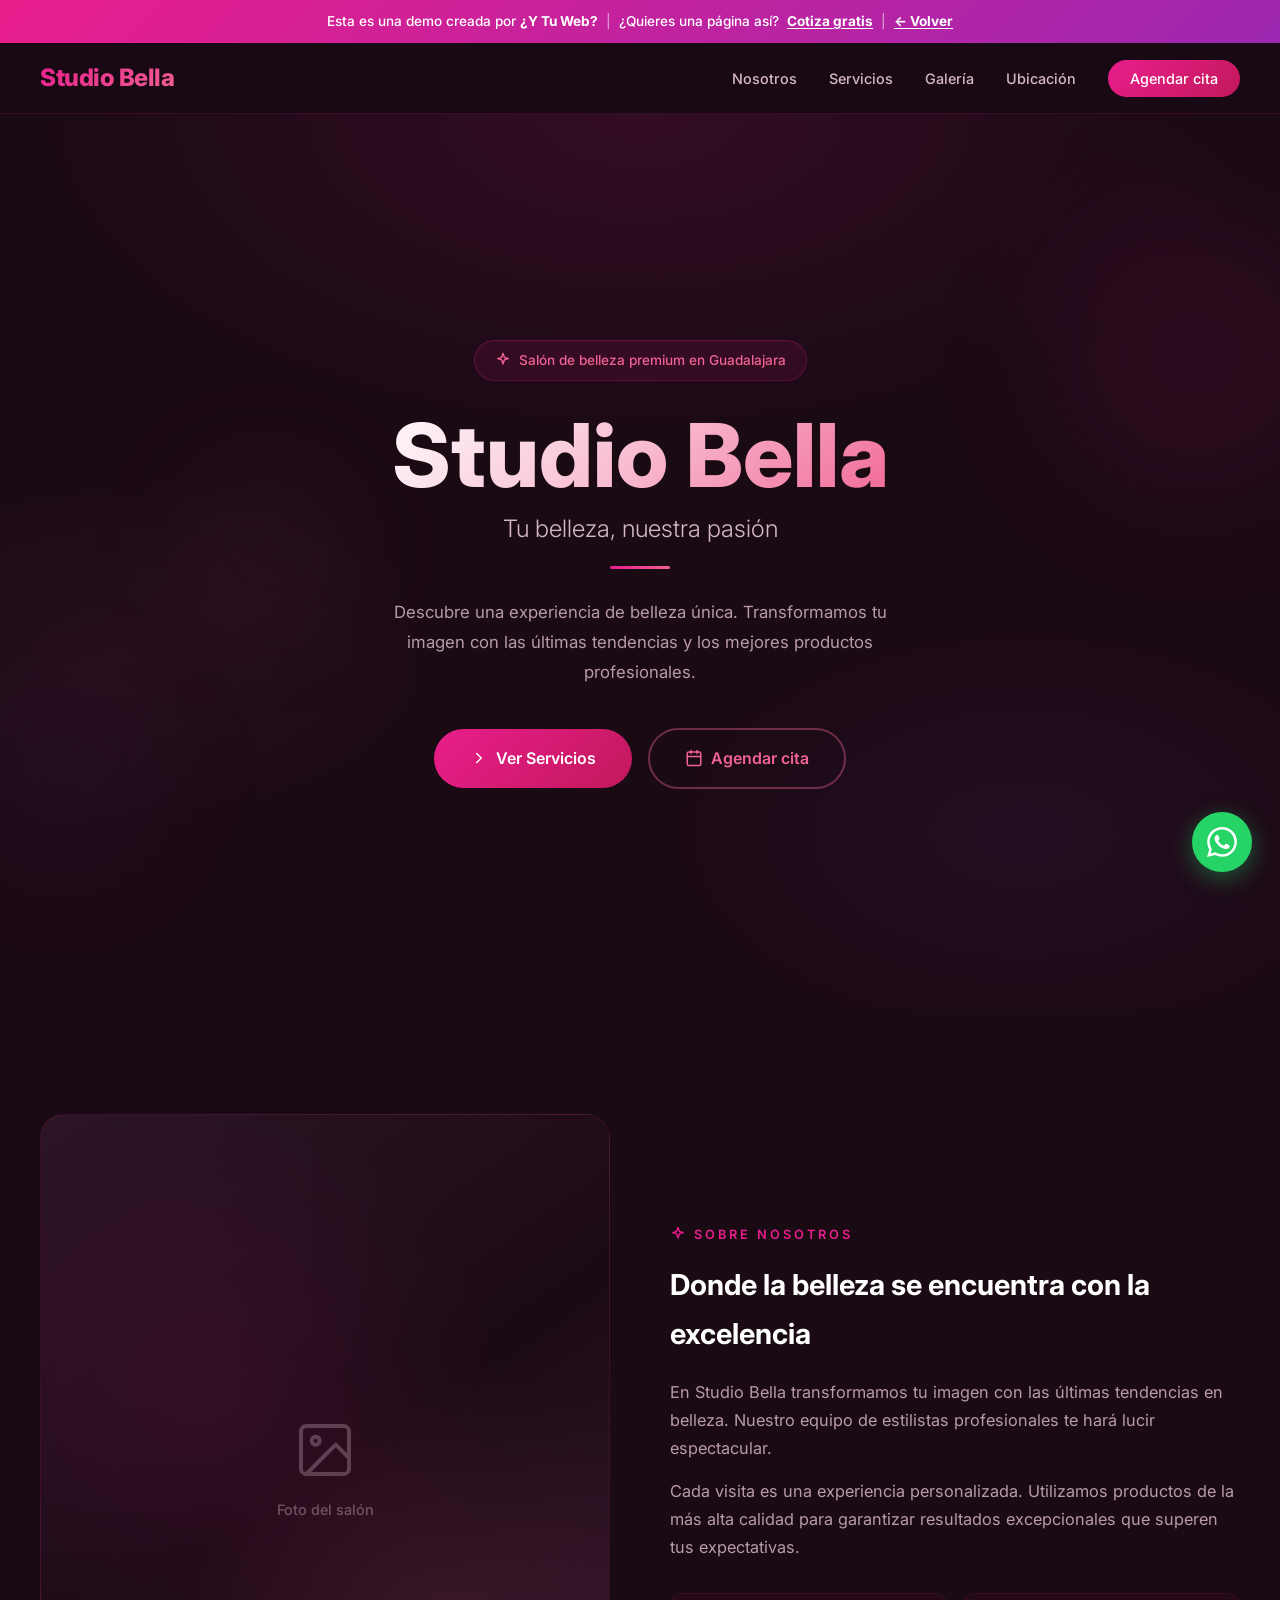
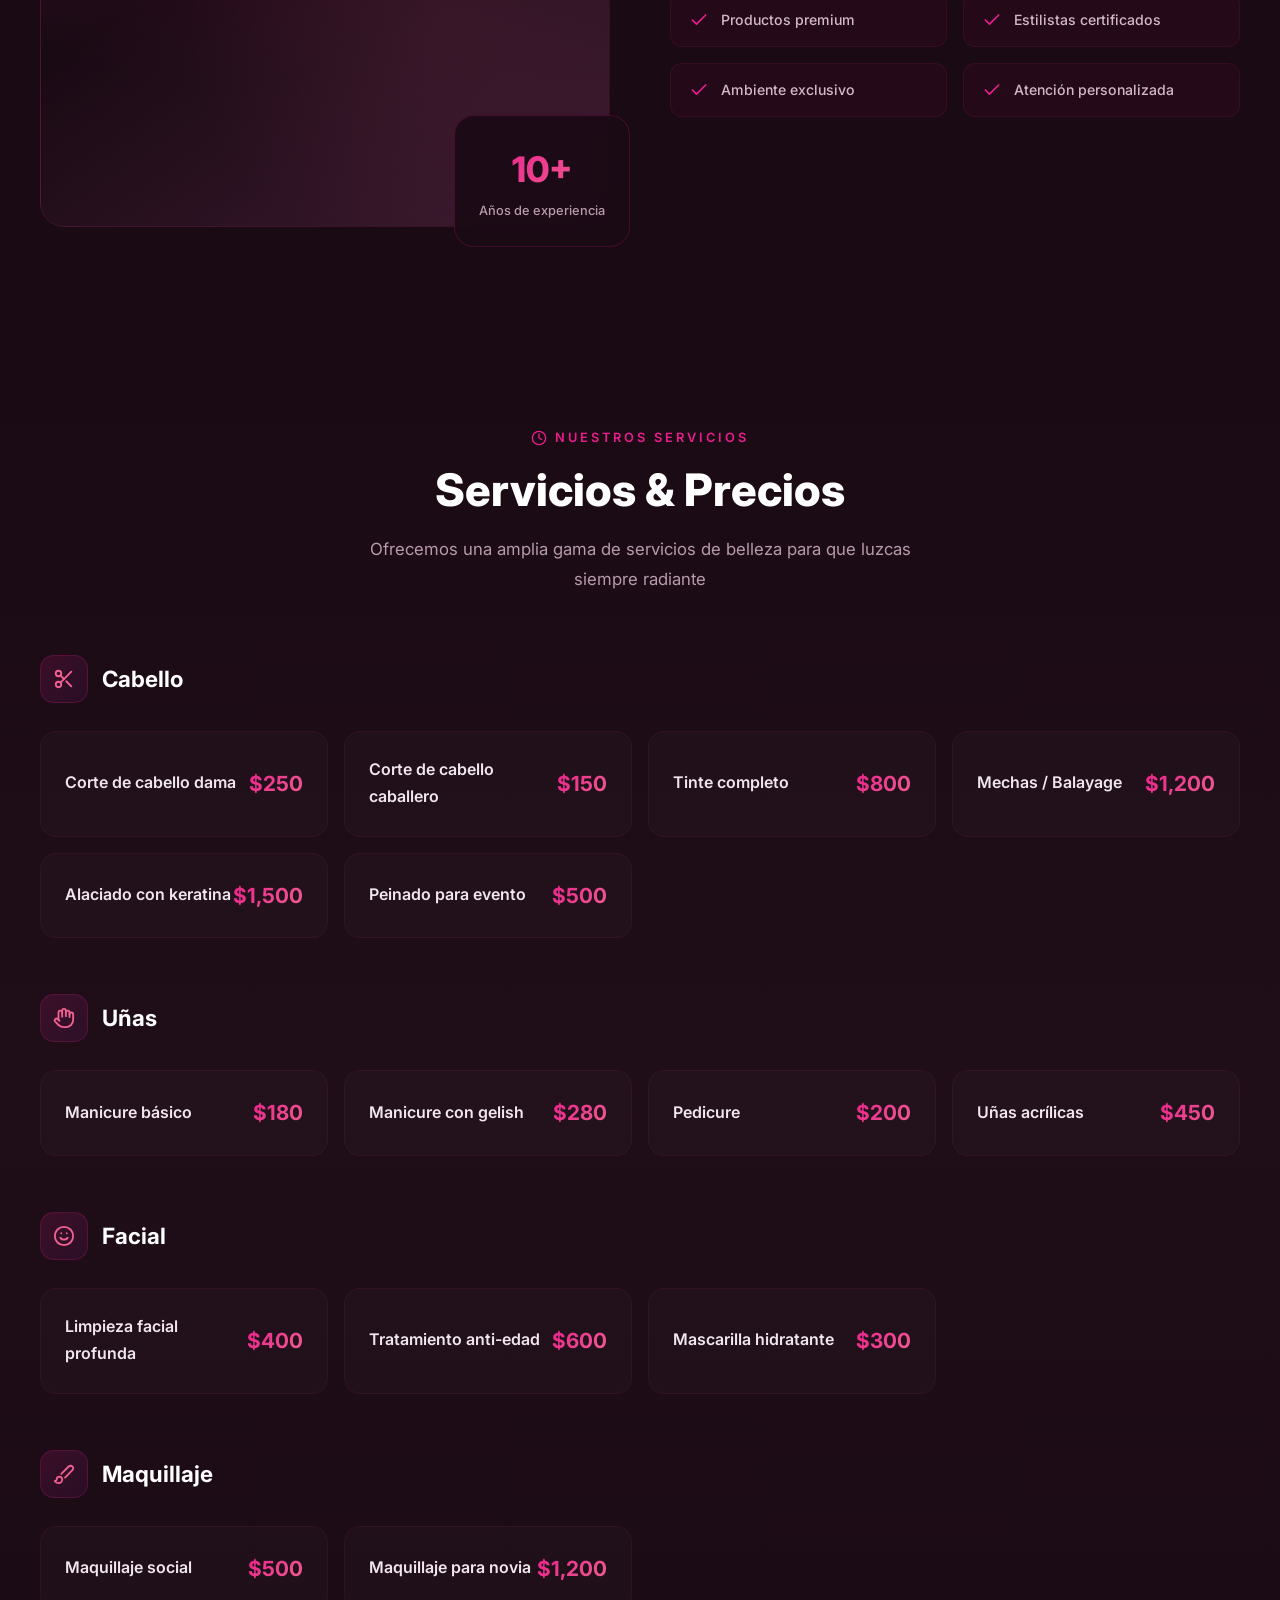
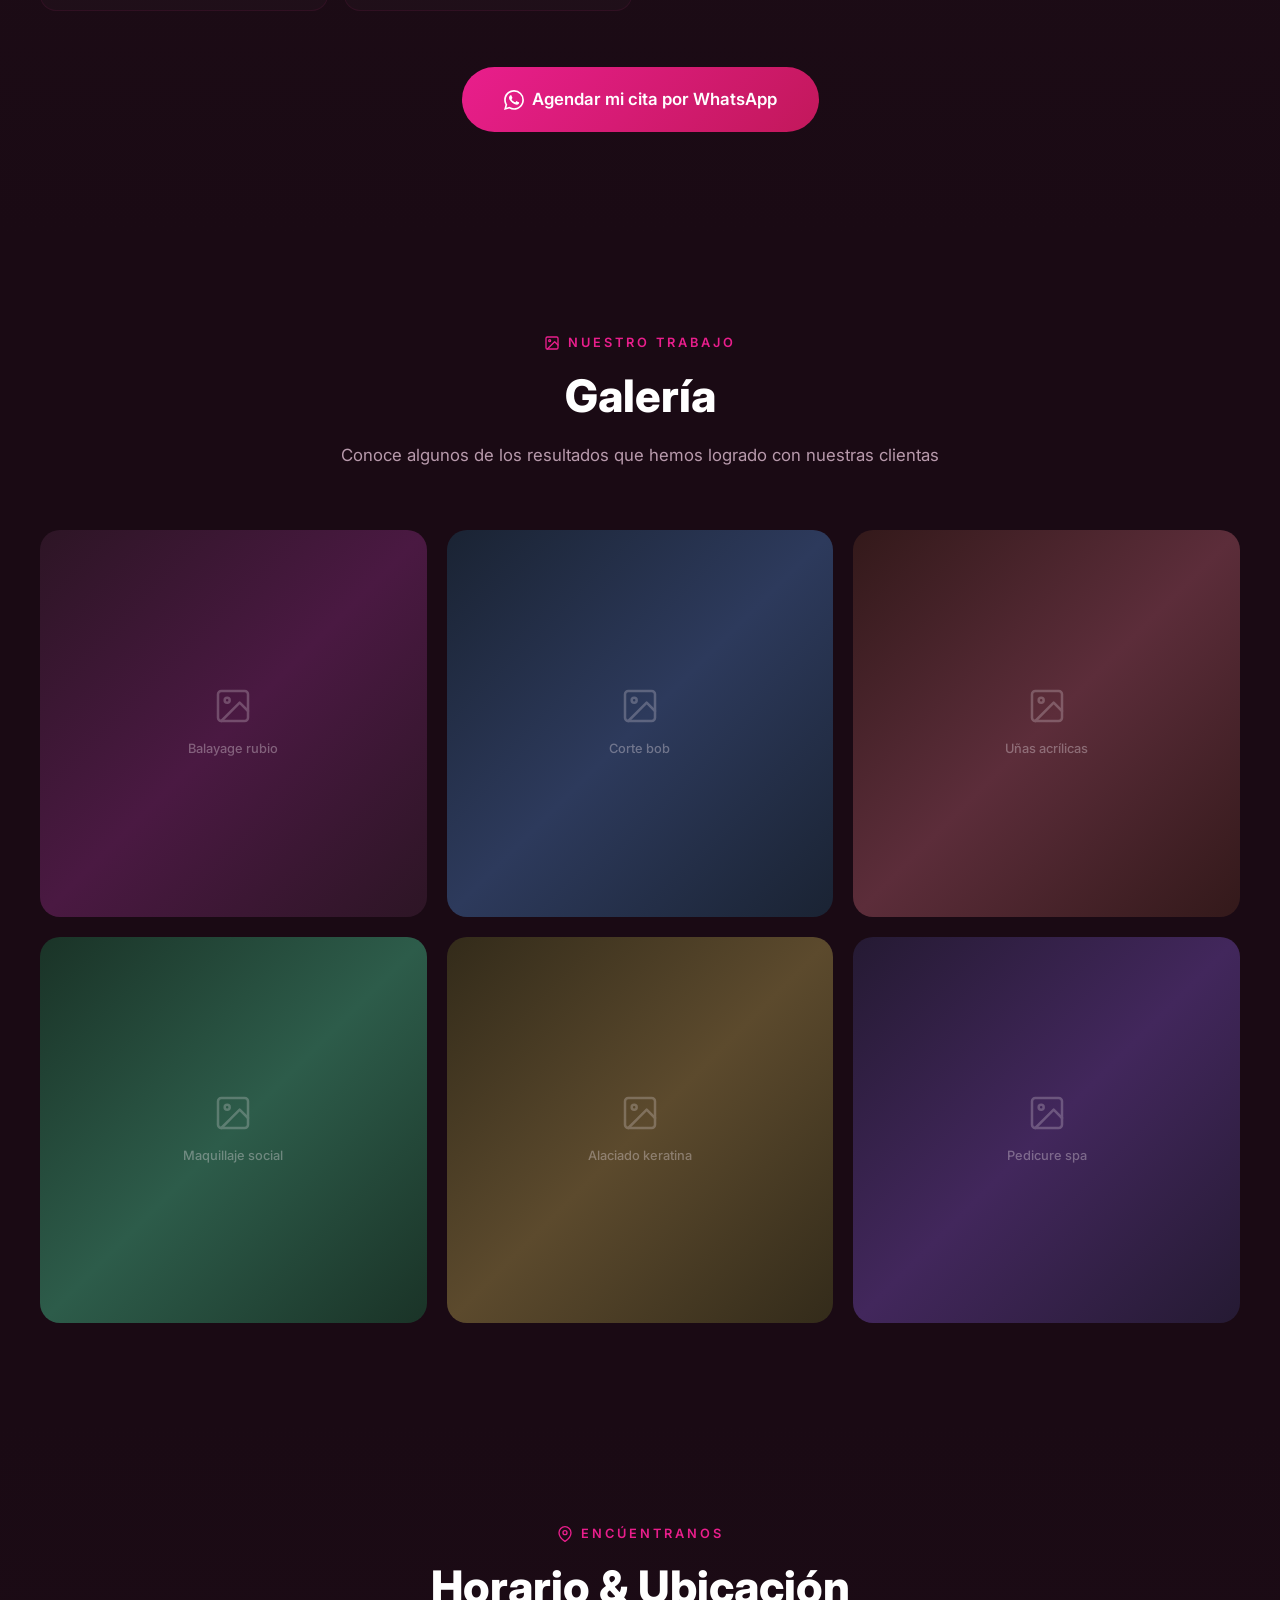
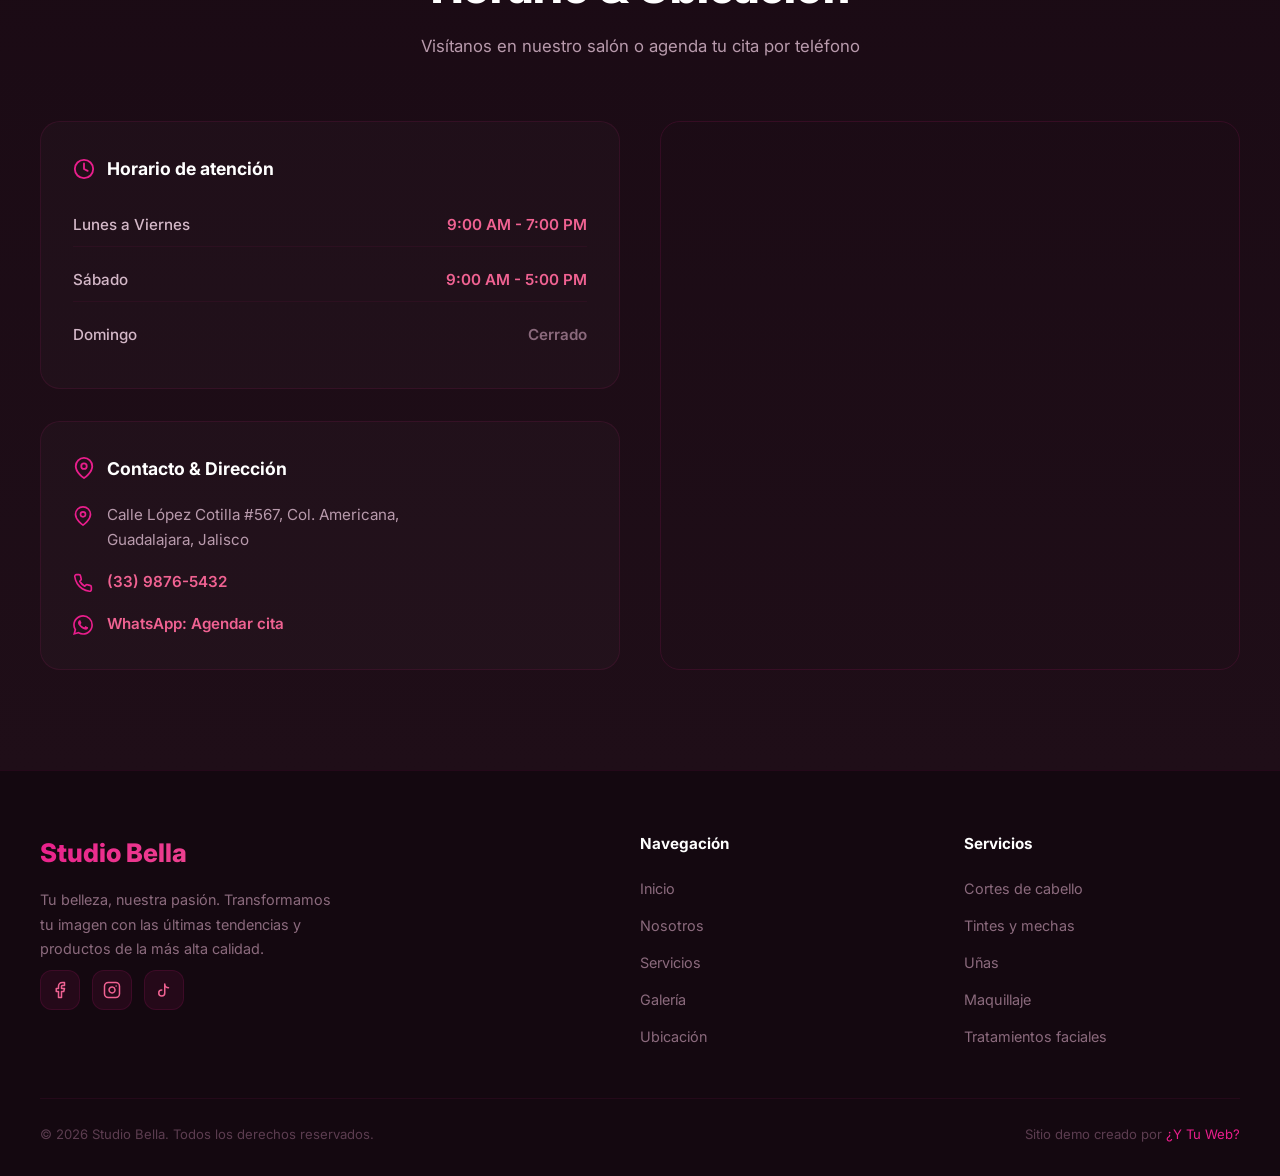
<file: demos/estetica.html>
<!DOCTYPE html>
<html lang="es">
<head>
    <meta charset="UTF-8">
    <meta name="viewport" content="width=device-width, initial-scale=1.0">
    <title>Studio Bella | Salón de Belleza en Guadalajara</title>
    <meta name="description" content="Studio Bella - Tu belleza, nuestra pasión. Salón de belleza profesional en Guadalajara, Jalisco. Cortes, tintes, uñas, maquillaje y más.">
    <link rel="preconnect" href="https://fonts.googleapis.com">
    <link rel="preconnect" href="https://fonts.gstatic.com" crossorigin>
    <link href="https://fonts.googleapis.com/css2?family=Inter:wght@300;400;500;600;700;800&display=swap" rel="stylesheet">
    <style>
        /* ============================================
           RESET & BASE
           ============================================ */
        *, *::before, *::after {
            margin: 0;
            padding: 0;
            box-sizing: border-box;
        }

        html {
            scroll-behavior: smooth;
            scroll-padding-top: 50px;
        }

        body {
            font-family: 'Inter', sans-serif;
            background-color: #1a0a14;
            color: #f0e6ec;
            line-height: 1.7;
            overflow-x: hidden;
        }

        a {
            text-decoration: none;
            color: inherit;
        }

        img {
            max-width: 100%;
            display: block;
        }

        /* ============================================
           SCROLL REVEAL ANIMATIONS
           ============================================ */
        .reveal {
            opacity: 0;
            transform: translateY(40px);
            transition: opacity 0.8s cubic-bezier(0.22, 1, 0.36, 1),
                        transform 0.8s cubic-bezier(0.22, 1, 0.36, 1);
        }

        .reveal.visible {
            opacity: 1;
            transform: translateY(0);
        }

        .reveal-left {
            opacity: 0;
            transform: translateX(-50px);
            transition: opacity 0.8s cubic-bezier(0.22, 1, 0.36, 1),
                        transform 0.8s cubic-bezier(0.22, 1, 0.36, 1);
        }

        .reveal-left.visible {
            opacity: 1;
            transform: translateX(0);
        }

        .reveal-right {
            opacity: 0;
            transform: translateX(50px);
            transition: opacity 0.8s cubic-bezier(0.22, 1, 0.36, 1),
                        transform 0.8s cubic-bezier(0.22, 1, 0.36, 1);
        }

        .reveal-right.visible {
            opacity: 1;
            transform: translateX(0);
        }

        .reveal-scale {
            opacity: 0;
            transform: scale(0.9);
            transition: opacity 0.8s cubic-bezier(0.22, 1, 0.36, 1),
                        transform 0.8s cubic-bezier(0.22, 1, 0.36, 1);
        }

        .reveal-scale.visible {
            opacity: 1;
            transform: scale(1);
        }

        /* Staggered delays */
        .delay-1 { transition-delay: 0.1s; }
        .delay-2 { transition-delay: 0.2s; }
        .delay-3 { transition-delay: 0.3s; }
        .delay-4 { transition-delay: 0.4s; }
        .delay-5 { transition-delay: 0.5s; }
        .delay-6 { transition-delay: 0.6s; }

        /* ============================================
           DEMO BANNER (Y Tu Web)
           ============================================ */
        .demo-banner {
            background: linear-gradient(135deg, #e91e8c, #9c27b0);
            color: #fff;
            text-align: center;
            padding: 10px 20px;
            font-size: 0.85rem;
            font-weight: 500;
            position: sticky;
            top: 0;
            z-index: 9999;
            display: flex;
            align-items: center;
            justify-content: center;
            gap: 8px;
            flex-wrap: wrap;
        }

        .demo-banner a {
            color: #fff;
            font-weight: 700;
            text-decoration: underline;
            text-underline-offset: 2px;
            transition: opacity 0.3s;
        }

        .demo-banner a:hover {
            opacity: 0.8;
        }

        .demo-banner .separator {
            opacity: 0.5;
        }

        /* ============================================
           NAVIGATION
           ============================================ */
        .navbar {
            position: sticky;
            top: 42px;
            z-index: 1000;
            background: rgba(26, 10, 20, 0.85);
            backdrop-filter: blur(20px);
            -webkit-backdrop-filter: blur(20px);
            border-bottom: 1px solid rgba(233, 30, 140, 0.15);
            padding: 0 24px;
            transition: background 0.3s;
        }

        .navbar-inner {
            max-width: 1200px;
            margin: 0 auto;
            display: flex;
            align-items: center;
            justify-content: space-between;
            height: 70px;
        }

        .navbar-logo {
            font-size: 1.5rem;
            font-weight: 800;
            background: linear-gradient(135deg, #e91e8c, #f06292);
            -webkit-background-clip: text;
            -webkit-text-fill-color: transparent;
            background-clip: text;
            letter-spacing: -0.5px;
        }

        .navbar-links {
            display: flex;
            align-items: center;
            gap: 32px;
            list-style: none;
        }

        .navbar-links a {
            font-size: 0.9rem;
            font-weight: 500;
            color: #d4b8c8;
            transition: color 0.3s;
            position: relative;
        }

        .navbar-links a::after {
            content: '';
            position: absolute;
            bottom: -4px;
            left: 0;
            width: 0;
            height: 2px;
            background: #e91e8c;
            transition: width 0.3s;
        }

        .navbar-links a:hover {
            color: #f06292;
        }

        .navbar-links a:hover::after {
            width: 100%;
        }

        .nav-cta {
            background: linear-gradient(135deg, #e91e8c, #c2185b);
            color: #fff !important;
            padding: 10px 22px;
            border-radius: 50px;
            font-weight: 600;
            font-size: 0.85rem;
            transition: transform 0.3s, box-shadow 0.3s;
        }

        .nav-cta::after {
            display: none !important;
        }

        .nav-cta:hover {
            transform: translateY(-2px);
            box-shadow: 0 8px 25px rgba(233, 30, 140, 0.35);
            color: #fff !important;
        }

        /* Hamburger */
        .hamburger {
            display: none;
            flex-direction: column;
            gap: 5px;
            cursor: pointer;
            background: none;
            border: none;
            padding: 8px;
        }

        .hamburger span {
            width: 24px;
            height: 2px;
            background: #f06292;
            border-radius: 2px;
            transition: transform 0.3s, opacity 0.3s;
        }

        .hamburger.active span:nth-child(1) {
            transform: rotate(45deg) translate(5px, 5px);
        }

        .hamburger.active span:nth-child(2) {
            opacity: 0;
        }

        .hamburger.active span:nth-child(3) {
            transform: rotate(-45deg) translate(5px, -5px);
        }

        @media (max-width: 768px) {
            .hamburger {
                display: flex;
            }

            .navbar-links {
                position: fixed;
                top: 112px;
                left: 0;
                right: 0;
                background: rgba(26, 10, 20, 0.98);
                backdrop-filter: blur(20px);
                flex-direction: column;
                padding: 30px 24px;
                gap: 20px;
                transform: translateY(-120%);
                transition: transform 0.4s cubic-bezier(0.22, 1, 0.36, 1);
                border-bottom: 1px solid rgba(233, 30, 140, 0.15);
            }

            .navbar-links.open {
                transform: translateY(0);
            }
        }

        /* ============================================
           HERO SECTION
           ============================================ */
        .hero {
            min-height: 100vh;
            display: flex;
            align-items: center;
            justify-content: center;
            text-align: center;
            padding: 60px 24px;
            position: relative;
            overflow: hidden;
        }

        .hero::before {
            content: '';
            position: absolute;
            inset: 0;
            background:
                radial-gradient(ellipse 80% 60% at 50% 0%, rgba(233, 30, 140, 0.12) 0%, transparent 60%),
                radial-gradient(ellipse 60% 50% at 80% 80%, rgba(156, 39, 176, 0.08) 0%, transparent 50%),
                radial-gradient(ellipse 50% 40% at 10% 60%, rgba(240, 98, 146, 0.06) 0%, transparent 50%);
            pointer-events: none;
        }

        /* Floating decorative elements */
        .hero-decoration {
            position: absolute;
            border-radius: 50%;
            filter: blur(60px);
            pointer-events: none;
            animation: float 8s ease-in-out infinite;
        }

        .hero-decoration-1 {
            width: 300px;
            height: 300px;
            background: rgba(233, 30, 140, 0.08);
            top: 10%;
            right: -5%;
            animation-delay: 0s;
        }

        .hero-decoration-2 {
            width: 200px;
            height: 200px;
            background: rgba(156, 39, 176, 0.06);
            bottom: 15%;
            left: -3%;
            animation-delay: -3s;
        }

        .hero-decoration-3 {
            width: 150px;
            height: 150px;
            background: rgba(240, 98, 146, 0.07);
            top: 40%;
            left: 15%;
            animation-delay: -5s;
        }

        @keyframes float {
            0%, 100% { transform: translate(0, 0) scale(1); }
            33% { transform: translate(15px, -20px) scale(1.05); }
            66% { transform: translate(-10px, 15px) scale(0.95); }
        }

        .hero-content {
            position: relative;
            z-index: 1;
            max-width: 800px;
        }

        .hero-badge {
            display: inline-flex;
            align-items: center;
            gap: 8px;
            background: rgba(233, 30, 140, 0.1);
            border: 1px solid rgba(233, 30, 140, 0.25);
            padding: 8px 20px;
            border-radius: 50px;
            font-size: 0.85rem;
            font-weight: 500;
            color: #f06292;
            margin-bottom: 28px;
            animation: fadeInDown 0.8s ease-out;
        }

        @keyframes fadeInDown {
            from { opacity: 0; transform: translateY(-20px); }
            to { opacity: 1; transform: translateY(0); }
        }

        .hero h1 {
            font-size: clamp(3rem, 8vw, 5.5rem);
            font-weight: 800;
            line-height: 1.05;
            margin-bottom: 8px;
            background: linear-gradient(135deg, #ffffff 0%, #f8bbd0 50%, #f06292 100%);
            -webkit-background-clip: text;
            -webkit-text-fill-color: transparent;
            background-clip: text;
            animation: fadeInUp 0.8s ease-out 0.2s both;
        }

        @keyframes fadeInUp {
            from { opacity: 0; transform: translateY(30px); }
            to { opacity: 1; transform: translateY(0); }
        }

        .hero-tagline {
            font-size: clamp(1.1rem, 3vw, 1.5rem);
            font-weight: 300;
            color: #d4b8c8;
            margin-bottom: 16px;
            animation: fadeInUp 0.8s ease-out 0.4s both;
        }

        .hero-divider {
            width: 60px;
            height: 3px;
            background: linear-gradient(90deg, #e91e8c, #f06292);
            margin: 0 auto 28px;
            border-radius: 3px;
            animation: fadeInUp 0.8s ease-out 0.5s both;
        }

        .hero-description {
            font-size: 1.05rem;
            color: #b89aac;
            max-width: 550px;
            margin: 0 auto 40px;
            line-height: 1.8;
            animation: fadeInUp 0.8s ease-out 0.6s both;
        }

        .hero-buttons {
            display: flex;
            align-items: center;
            justify-content: center;
            gap: 16px;
            flex-wrap: wrap;
            animation: fadeInUp 0.8s ease-out 0.7s both;
        }

        .btn-primary {
            display: inline-flex;
            align-items: center;
            gap: 8px;
            background: linear-gradient(135deg, #e91e8c, #c2185b);
            color: #fff;
            padding: 16px 36px;
            border-radius: 50px;
            font-weight: 600;
            font-size: 1rem;
            transition: transform 0.3s, box-shadow 0.3s;
            border: none;
            cursor: pointer;
        }

        .btn-primary:hover {
            transform: translateY(-3px);
            box-shadow: 0 12px 35px rgba(233, 30, 140, 0.35);
        }

        .btn-secondary {
            display: inline-flex;
            align-items: center;
            gap: 8px;
            background: transparent;
            color: #f06292;
            padding: 15px 35px;
            border-radius: 50px;
            font-weight: 600;
            font-size: 1rem;
            border: 2px solid rgba(240, 98, 146, 0.4);
            transition: all 0.3s;
            cursor: pointer;
        }

        .btn-secondary:hover {
            border-color: #f06292;
            background: rgba(240, 98, 146, 0.08);
            transform: translateY(-3px);
        }

        /* ============================================
           SECTION SHARED STYLES
           ============================================ */
        .section {
            padding: 100px 24px;
        }

        .section-header {
            text-align: center;
            margin-bottom: 60px;
        }

        .section-label {
            display: inline-flex;
            align-items: center;
            gap: 8px;
            font-size: 0.8rem;
            font-weight: 600;
            text-transform: uppercase;
            letter-spacing: 3px;
            color: #e91e8c;
            margin-bottom: 16px;
        }

        .section-label svg {
            width: 16px;
            height: 16px;
        }

        .section-title {
            font-size: clamp(2rem, 5vw, 2.8rem);
            font-weight: 800;
            color: #fff;
            margin-bottom: 16px;
            line-height: 1.2;
        }

        .section-subtitle {
            font-size: 1.05rem;
            color: #b89aac;
            max-width: 600px;
            margin: 0 auto;
            line-height: 1.8;
        }

        .container {
            max-width: 1200px;
            margin: 0 auto;
        }

        /* ============================================
           ABOUT SECTION
           ============================================ */
        #nosotros {
            position: relative;
        }

        .about-grid {
            display: grid;
            grid-template-columns: 1fr 1fr;
            gap: 60px;
            align-items: center;
        }

        .about-image-area {
            position: relative;
        }

        .about-image-placeholder {
            width: 100%;
            aspect-ratio: 4/5;
            border-radius: 24px;
            background: linear-gradient(145deg, #2d1525 0%, #1a0a14 50%, #3d1a30 100%);
            position: relative;
            overflow: hidden;
            border: 1px solid rgba(233, 30, 140, 0.12);
        }

        .about-image-placeholder::before {
            content: '';
            position: absolute;
            inset: 0;
            background:
                radial-gradient(circle at 30% 40%, rgba(233, 30, 140, 0.1) 0%, transparent 50%),
                radial-gradient(circle at 70% 70%, rgba(240, 98, 146, 0.08) 0%, transparent 40%);
        }

        .about-image-inner {
            position: absolute;
            inset: 0;
            display: flex;
            flex-direction: column;
            align-items: center;
            justify-content: center;
            gap: 16px;
            color: #d4b8c8;
        }

        .about-image-inner svg {
            width: 64px;
            height: 64px;
            opacity: 0.3;
        }

        .about-image-inner span {
            font-size: 0.9rem;
            opacity: 0.4;
            font-weight: 500;
        }

        .about-floating-card {
            position: absolute;
            bottom: -20px;
            right: -20px;
            background: rgba(26, 10, 20, 0.9);
            backdrop-filter: blur(20px);
            border: 1px solid rgba(233, 30, 140, 0.2);
            border-radius: 20px;
            padding: 24px;
            text-align: center;
        }

        .about-floating-card .number {
            font-size: 2.2rem;
            font-weight: 800;
            background: linear-gradient(135deg, #e91e8c, #f06292);
            -webkit-background-clip: text;
            -webkit-text-fill-color: transparent;
            background-clip: text;
        }

        .about-floating-card .label {
            font-size: 0.8rem;
            color: #b89aac;
            font-weight: 500;
        }

        .about-text h3 {
            font-size: 1.8rem;
            font-weight: 700;
            color: #fff;
            margin-bottom: 20px;
        }

        .about-text p {
            color: #b89aac;
            margin-bottom: 16px;
            font-size: 1.02rem;
        }

        .about-features {
            display: grid;
            grid-template-columns: 1fr 1fr;
            gap: 16px;
            margin-top: 32px;
        }

        .about-feature {
            display: flex;
            align-items: center;
            gap: 12px;
            padding: 14px 18px;
            background: rgba(233, 30, 140, 0.05);
            border: 1px solid rgba(233, 30, 140, 0.1);
            border-radius: 12px;
            transition: border-color 0.3s;
        }

        .about-feature:hover {
            border-color: rgba(233, 30, 140, 0.3);
        }

        .about-feature svg {
            width: 20px;
            height: 20px;
            color: #e91e8c;
            flex-shrink: 0;
        }

        .about-feature span {
            font-size: 0.88rem;
            font-weight: 500;
            color: #d4b8c8;
        }

        @media (max-width: 768px) {
            .about-grid {
                grid-template-columns: 1fr;
                gap: 40px;
            }

            .about-image-area {
                max-width: 400px;
                margin: 0 auto;
            }

            .about-features {
                grid-template-columns: 1fr;
            }
        }

        /* ============================================
           SERVICES SECTION
           ============================================ */
        #servicios {
            background: linear-gradient(180deg, #1a0a14 0%, #1f0e18 50%, #1a0a14 100%);
        }

        .services-categories {
            display: flex;
            justify-content: center;
            gap: 8px;
            flex-wrap: wrap;
            margin-bottom: 48px;
        }

        .category-btn {
            padding: 10px 24px;
            border-radius: 50px;
            background: rgba(233, 30, 140, 0.06);
            border: 1px solid rgba(233, 30, 140, 0.15);
            color: #d4b8c8;
            font-size: 0.88rem;
            font-weight: 500;
            cursor: pointer;
            transition: all 0.3s;
            font-family: 'Inter', sans-serif;
        }

        .category-btn:hover,
        .category-btn.active {
            background: linear-gradient(135deg, #e91e8c, #c2185b);
            border-color: #e91e8c;
            color: #fff;
        }

        .services-group {
            margin-bottom: 56px;
        }

        .services-group-title {
            display: flex;
            align-items: center;
            gap: 14px;
            margin-bottom: 28px;
        }

        .services-group-title .icon-circle {
            width: 48px;
            height: 48px;
            border-radius: 14px;
            background: linear-gradient(135deg, rgba(233, 30, 140, 0.15), rgba(156, 39, 176, 0.1));
            display: flex;
            align-items: center;
            justify-content: center;
            border: 1px solid rgba(233, 30, 140, 0.2);
        }

        .services-group-title .icon-circle svg {
            width: 22px;
            height: 22px;
            color: #f06292;
        }

        .services-group-title h3 {
            font-size: 1.4rem;
            font-weight: 700;
            color: #fff;
        }

        .services-grid {
            display: grid;
            grid-template-columns: repeat(auto-fill, minmax(280px, 1fr));
            gap: 16px;
        }

        .service-card {
            background: rgba(255, 255, 255, 0.02);
            border: 1px solid rgba(233, 30, 140, 0.08);
            border-radius: 16px;
            padding: 24px;
            display: flex;
            align-items: center;
            justify-content: space-between;
            transition: all 0.4s cubic-bezier(0.22, 1, 0.36, 1);
            cursor: default;
            position: relative;
            overflow: hidden;
        }

        .service-card::before {
            content: '';
            position: absolute;
            inset: 0;
            background: linear-gradient(135deg, rgba(233, 30, 140, 0.06) 0%, transparent 60%);
            opacity: 0;
            transition: opacity 0.4s;
        }

        .service-card:hover {
            border-color: rgba(233, 30, 140, 0.25);
            transform: translateY(-3px);
            box-shadow: 0 12px 40px rgba(233, 30, 140, 0.1);
        }

        .service-card:hover::before {
            opacity: 1;
        }

        .service-info {
            position: relative;
            z-index: 1;
        }

        .service-name {
            font-size: 1rem;
            font-weight: 600;
            color: #f0e6ec;
            margin-bottom: 2px;
        }

        .service-price {
            position: relative;
            z-index: 1;
            font-size: 1.3rem;
            font-weight: 700;
            background: linear-gradient(135deg, #e91e8c, #f06292);
            -webkit-background-clip: text;
            -webkit-text-fill-color: transparent;
            background-clip: text;
            white-space: nowrap;
        }

        /* ============================================
           GALLERY SECTION
           ============================================ */
        #galeria {
            background: #1a0a14;
        }

        .gallery-grid {
            display: grid;
            grid-template-columns: repeat(3, 1fr);
            gap: 20px;
        }

        .gallery-card {
            position: relative;
            aspect-ratio: 1;
            border-radius: 20px;
            overflow: hidden;
            cursor: pointer;
            group: true;
        }

        .gallery-placeholder {
            width: 100%;
            height: 100%;
            display: flex;
            flex-direction: column;
            align-items: center;
            justify-content: center;
            gap: 12px;
            transition: transform 0.6s cubic-bezier(0.22, 1, 0.36, 1);
        }

        .gallery-card:hover .gallery-placeholder {
            transform: scale(1.05);
        }

        .gallery-card:nth-child(1) .gallery-placeholder {
            background: linear-gradient(135deg, #2d1525, #4a1942, #2d1525);
        }
        .gallery-card:nth-child(2) .gallery-placeholder {
            background: linear-gradient(135deg, #1a2333, #2d3a5c, #1a2333);
        }
        .gallery-card:nth-child(3) .gallery-placeholder {
            background: linear-gradient(135deg, #33191a, #5c2d3a, #33191a);
        }
        .gallery-card:nth-child(4) .gallery-placeholder {
            background: linear-gradient(135deg, #1a3327, #2d5c4a, #1a3327);
        }
        .gallery-card:nth-child(5) .gallery-placeholder {
            background: linear-gradient(135deg, #332b1a, #5c4a2d, #332b1a);
        }
        .gallery-card:nth-child(6) .gallery-placeholder {
            background: linear-gradient(135deg, #251a33, #42275c, #251a33);
        }

        .gallery-placeholder svg {
            width: 40px;
            height: 40px;
            opacity: 0.25;
            color: #f0e6ec;
        }

        .gallery-placeholder span {
            font-size: 0.8rem;
            font-weight: 500;
            opacity: 0.35;
            color: #f0e6ec;
        }

        .gallery-overlay {
            position: absolute;
            inset: 0;
            background: linear-gradient(to top, rgba(26, 10, 20, 0.9) 0%, transparent 60%);
            display: flex;
            align-items: flex-end;
            padding: 24px;
            opacity: 0;
            transition: opacity 0.4s;
        }

        .gallery-card:hover .gallery-overlay {
            opacity: 1;
        }

        .gallery-overlay-text {
            color: #fff;
            font-weight: 600;
            font-size: 1rem;
        }

        @media (max-width: 768px) {
            .gallery-grid {
                grid-template-columns: repeat(2, 1fr);
                gap: 12px;
            }
        }

        @media (max-width: 480px) {
            .gallery-grid {
                grid-template-columns: 1fr 1fr;
                gap: 10px;
            }
        }

        /* ============================================
           HOURS & LOCATION SECTION
           ============================================ */
        #ubicacion {
            background: linear-gradient(180deg, #1a0a14, #1f0e18);
        }

        .location-grid {
            display: grid;
            grid-template-columns: 1fr 1fr;
            gap: 40px;
            align-items: start;
        }

        .location-info {
            display: flex;
            flex-direction: column;
            gap: 32px;
        }

        .info-card {
            background: rgba(255, 255, 255, 0.02);
            border: 1px solid rgba(233, 30, 140, 0.1);
            border-radius: 20px;
            padding: 32px;
            transition: border-color 0.3s;
        }

        .info-card:hover {
            border-color: rgba(233, 30, 140, 0.25);
        }

        .info-card h4 {
            display: flex;
            align-items: center;
            gap: 12px;
            font-size: 1.1rem;
            font-weight: 700;
            color: #fff;
            margin-bottom: 20px;
        }

        .info-card h4 svg {
            width: 22px;
            height: 22px;
            color: #e91e8c;
        }

        .hours-list {
            display: flex;
            flex-direction: column;
            gap: 12px;
        }

        .hours-row {
            display: flex;
            justify-content: space-between;
            align-items: center;
            padding: 8px 0;
            border-bottom: 1px solid rgba(233, 30, 140, 0.06);
        }

        .hours-row:last-child {
            border-bottom: none;
        }

        .hours-day {
            font-weight: 500;
            color: #d4b8c8;
            font-size: 0.95rem;
        }

        .hours-time {
            font-weight: 600;
            color: #f06292;
            font-size: 0.95rem;
        }

        .hours-time.closed {
            color: #8b6a7d;
        }

        .contact-item {
            display: flex;
            align-items: flex-start;
            gap: 14px;
            margin-bottom: 18px;
        }

        .contact-item:last-child {
            margin-bottom: 0;
        }

        .contact-item svg {
            width: 20px;
            height: 20px;
            color: #e91e8c;
            margin-top: 3px;
            flex-shrink: 0;
        }

        .contact-item p {
            color: #b89aac;
            font-size: 0.95rem;
            line-height: 1.6;
        }

        .contact-item a {
            color: #f06292;
            font-weight: 600;
            transition: color 0.3s;
        }

        .contact-item a:hover {
            color: #e91e8c;
        }

        .map-container {
            border-radius: 20px;
            overflow: hidden;
            border: 1px solid rgba(233, 30, 140, 0.12);
            height: 100%;
            min-height: 450px;
        }

        .map-container iframe {
            width: 100%;
            height: 100%;
            min-height: 450px;
            border: none;
            filter: grayscale(0.3) brightness(0.85) contrast(1.1);
        }

        @media (max-width: 768px) {
            .location-grid {
                grid-template-columns: 1fr;
            }

            .map-container {
                min-height: 300px;
            }

            .map-container iframe {
                min-height: 300px;
            }
        }

        /* ============================================
           FOOTER
           ============================================ */
        .footer {
            background: #140810;
            border-top: 1px solid rgba(233, 30, 140, 0.08);
            padding: 60px 24px 30px;
        }

        .footer-inner {
            max-width: 1200px;
            margin: 0 auto;
        }

        .footer-top {
            display: grid;
            grid-template-columns: 2fr 1fr 1fr;
            gap: 48px;
            margin-bottom: 48px;
        }

        .footer-brand {
            max-width: 300px;
        }

        .footer-brand h3 {
            font-size: 1.6rem;
            font-weight: 800;
            background: linear-gradient(135deg, #e91e8c, #f06292);
            -webkit-background-clip: text;
            -webkit-text-fill-color: transparent;
            background-clip: text;
            margin-bottom: 14px;
        }

        .footer-brand p {
            color: #8b6a7d;
            font-size: 0.9rem;
            line-height: 1.7;
        }

        .footer h4 {
            font-size: 0.95rem;
            font-weight: 700;
            color: #fff;
            margin-bottom: 18px;
        }

        .footer-links {
            list-style: none;
            display: flex;
            flex-direction: column;
            gap: 10px;
        }

        .footer-links a {
            color: #8b6a7d;
            font-size: 0.9rem;
            transition: color 0.3s;
        }

        .footer-links a:hover {
            color: #f06292;
        }

        .footer-social {
            display: flex;
            gap: 12px;
            margin-top: 8px;
        }

        .footer-social a {
            width: 40px;
            height: 40px;
            border-radius: 12px;
            background: rgba(233, 30, 140, 0.08);
            border: 1px solid rgba(233, 30, 140, 0.12);
            display: flex;
            align-items: center;
            justify-content: center;
            transition: all 0.3s;
        }

        .footer-social a:hover {
            background: rgba(233, 30, 140, 0.15);
            border-color: rgba(233, 30, 140, 0.3);
            transform: translateY(-2px);
        }

        .footer-social svg {
            width: 18px;
            height: 18px;
            color: #f06292;
        }

        .footer-bottom {
            border-top: 1px solid rgba(233, 30, 140, 0.08);
            padding-top: 24px;
            display: flex;
            align-items: center;
            justify-content: space-between;
            flex-wrap: wrap;
            gap: 12px;
        }

        .footer-bottom p {
            color: #5c3d50;
            font-size: 0.82rem;
        }

        .footer-bottom a {
            color: #e91e8c;
        }

        @media (max-width: 768px) {
            .footer-top {
                grid-template-columns: 1fr;
                gap: 32px;
            }
        }

        /* ============================================
           WHATSAPP FLOATING BUTTON
           ============================================ */
        .whatsapp-float {
            position: fixed;
            bottom: 28px;
            right: 28px;
            z-index: 9998;
            width: 60px;
            height: 60px;
            background: #25D366;
            border-radius: 50%;
            display: flex;
            align-items: center;
            justify-content: center;
            box-shadow: 0 6px 25px rgba(37, 211, 102, 0.4);
            transition: transform 0.3s, box-shadow 0.3s;
            animation: waFloat 3s ease-in-out infinite;
        }

        .whatsapp-float:hover {
            transform: scale(1.1);
            box-shadow: 0 10px 35px rgba(37, 211, 102, 0.5);
        }

        .whatsapp-float svg {
            width: 30px;
            height: 30px;
            fill: #fff;
        }

        .whatsapp-tooltip {
            position: absolute;
            right: 72px;
            top: 50%;
            transform: translateY(-50%);
            background: #fff;
            color: #333;
            padding: 10px 16px;
            border-radius: 10px;
            font-size: 0.85rem;
            font-weight: 600;
            white-space: nowrap;
            box-shadow: 0 4px 15px rgba(0,0,0,0.15);
            opacity: 0;
            pointer-events: none;
            transition: opacity 0.3s;
        }

        .whatsapp-tooltip::after {
            content: '';
            position: absolute;
            right: -6px;
            top: 50%;
            transform: translateY(-50%);
            width: 0;
            height: 0;
            border-left: 6px solid #fff;
            border-top: 6px solid transparent;
            border-bottom: 6px solid transparent;
        }

        .whatsapp-float:hover .whatsapp-tooltip {
            opacity: 1;
        }

        @keyframes waFloat {
            0%, 100% { transform: translateY(0); }
            50% { transform: translateY(-6px); }
        }

        .whatsapp-float:hover {
            animation: none;
            transform: scale(1.1);
        }

        /* ============================================
           UTILITY & MISC
           ============================================ */
        .text-gradient {
            background: linear-gradient(135deg, #e91e8c, #f06292);
            -webkit-background-clip: text;
            -webkit-text-fill-color: transparent;
            background-clip: text;
        }

        /* Custom scrollbar */
        ::-webkit-scrollbar {
            width: 8px;
        }

        ::-webkit-scrollbar-track {
            background: #1a0a14;
        }

        ::-webkit-scrollbar-thumb {
            background: rgba(233, 30, 140, 0.3);
            border-radius: 4px;
        }

        ::-webkit-scrollbar-thumb:hover {
            background: rgba(233, 30, 140, 0.5);
        }

        /* Selection */
        ::selection {
            background: rgba(233, 30, 140, 0.3);
            color: #fff;
        }
    </style>
</head>
<body>

    <!-- ========================================
         DEMO BANNER
         ======================================== -->
    <div class="demo-banner">
        <span>Esta es una demo creada por <strong>&iquest;Y Tu Web?</strong></span>
        <span class="separator">|</span>
        <span>&iquest;Quieres una p&aacute;gina as&iacute;?</span>
        <a href="https://wa.me/5213312345678" target="_blank" rel="noopener">Cotiza gratis</a>
        <span class="separator">|</span>
        <a href="../index.html#demos">&#8592; Volver</a>
    </div>

    <!-- ========================================
         NAVIGATION
         ======================================== -->
    <nav class="navbar" id="navbar">
        <div class="navbar-inner">
            <a href="#" class="navbar-logo">Studio Bella</a>
            <ul class="navbar-links" id="navLinks">
                <li><a href="#nosotros">Nosotros</a></li>
                <li><a href="#servicios">Servicios</a></li>
                <li><a href="#galeria">Galer&iacute;a</a></li>
                <li><a href="#ubicacion">Ubicaci&oacute;n</a></li>
                <li><a href="https://wa.me/5213312345678" target="_blank" rel="noopener" class="nav-cta">Agendar cita</a></li>
            </ul>
            <button class="hamburger" id="hamburger" aria-label="Men&uacute;">
                <span></span>
                <span></span>
                <span></span>
            </button>
        </div>
    </nav>

    <!-- ========================================
         HERO SECTION
         ======================================== -->
    <section class="hero" id="inicio">
        <div class="hero-decoration hero-decoration-1"></div>
        <div class="hero-decoration hero-decoration-2"></div>
        <div class="hero-decoration hero-decoration-3"></div>
        <div class="hero-content">
            <div class="hero-badge">
                <!-- Sparkle icon -->
                <svg viewBox="0 0 24 24" fill="none" stroke="currentColor" stroke-width="2" stroke-linecap="round" stroke-linejoin="round" width="16" height="16">
                    <path d="M12 2l2.09 6.26L20 10l-5.91 1.74L12 18l-2.09-6.26L4 10l5.91-1.74L12 2z"/>
                </svg>
                Sal&oacute;n de belleza premium en Guadalajara
            </div>
            <h1>Studio Bella</h1>
            <p class="hero-tagline">Tu belleza, nuestra pasi&oacute;n</p>
            <div class="hero-divider"></div>
            <p class="hero-description">Descubre una experiencia de belleza &uacute;nica. Transformamos tu imagen con las &uacute;ltimas tendencias y los mejores productos profesionales.</p>
            <div class="hero-buttons">
                <a href="#servicios" class="btn-primary">
                    <svg viewBox="0 0 24 24" fill="none" stroke="currentColor" stroke-width="2" stroke-linecap="round" stroke-linejoin="round" width="18" height="18">
                        <polyline points="9 18 15 12 9 6"/>
                    </svg>
                    Ver Servicios
                </a>
                <a href="https://wa.me/5213312345678" target="_blank" rel="noopener" class="btn-secondary">
                    <svg viewBox="0 0 24 24" fill="none" stroke="currentColor" stroke-width="2" stroke-linecap="round" stroke-linejoin="round" width="18" height="18">
                        <rect x="3" y="4" width="18" height="18" rx="2" ry="2"/>
                        <line x1="16" y1="2" x2="16" y2="6"/>
                        <line x1="8" y1="2" x2="8" y2="6"/>
                        <line x1="3" y1="10" x2="21" y2="10"/>
                    </svg>
                    Agendar cita
                </a>
            </div>
        </div>
    </section>

    <!-- ========================================
         ABOUT SECTION
         ======================================== -->
    <section class="section" id="nosotros">
        <div class="container">
            <div class="about-grid">
                <div class="about-image-area reveal-left">
                    <div class="about-image-placeholder">
                        <div class="about-image-inner">
                            <svg viewBox="0 0 24 24" fill="none" stroke="currentColor" stroke-width="1.5" stroke-linecap="round" stroke-linejoin="round">
                                <rect x="3" y="3" width="18" height="18" rx="2" ry="2"/>
                                <circle cx="8.5" cy="8.5" r="1.5"/>
                                <polyline points="21 15 16 10 5 21"/>
                            </svg>
                            <span>Foto del sal&oacute;n</span>
                        </div>
                    </div>
                    <div class="about-floating-card">
                        <div class="number">10+</div>
                        <div class="label">A&ntilde;os de experiencia</div>
                    </div>
                </div>
                <div class="about-text reveal-right">
                    <div class="section-label">
                        <svg viewBox="0 0 24 24" fill="none" stroke="currentColor" stroke-width="2" stroke-linecap="round" stroke-linejoin="round">
                            <path d="M12 2l2.09 6.26L20 10l-5.91 1.74L12 18l-2.09-6.26L4 10l5.91-1.74L12 2z"/>
                        </svg>
                        Sobre nosotros
                    </div>
                    <h3>Donde la belleza se encuentra con la excelencia</h3>
                    <p>En Studio Bella transformamos tu imagen con las &uacute;ltimas tendencias en belleza. Nuestro equipo de estilistas profesionales te har&aacute; lucir espectacular.</p>
                    <p>Cada visita es una experiencia personalizada. Utilizamos productos de la m&aacute;s alta calidad para garantizar resultados excepcionales que superen tus expectativas.</p>
                    <div class="about-features">
                        <div class="about-feature">
                            <svg viewBox="0 0 24 24" fill="none" stroke="currentColor" stroke-width="2" stroke-linecap="round" stroke-linejoin="round">
                                <polyline points="20 6 9 17 4 12"/>
                            </svg>
                            <span>Productos premium</span>
                        </div>
                        <div class="about-feature">
                            <svg viewBox="0 0 24 24" fill="none" stroke="currentColor" stroke-width="2" stroke-linecap="round" stroke-linejoin="round">
                                <polyline points="20 6 9 17 4 12"/>
                            </svg>
                            <span>Estilistas certificados</span>
                        </div>
                        <div class="about-feature">
                            <svg viewBox="0 0 24 24" fill="none" stroke="currentColor" stroke-width="2" stroke-linecap="round" stroke-linejoin="round">
                                <polyline points="20 6 9 17 4 12"/>
                            </svg>
                            <span>Ambiente exclusivo</span>
                        </div>
                        <div class="about-feature">
                            <svg viewBox="0 0 24 24" fill="none" stroke="currentColor" stroke-width="2" stroke-linecap="round" stroke-linejoin="round">
                                <polyline points="20 6 9 17 4 12"/>
                            </svg>
                            <span>Atenci&oacute;n personalizada</span>
                        </div>
                    </div>
                </div>
            </div>
        </div>
    </section>

    <!-- ========================================
         SERVICES SECTION
         ======================================== -->
    <section class="section" id="servicios">
        <div class="container">
            <div class="section-header reveal">
                <div class="section-label">
                    <svg viewBox="0 0 24 24" fill="none" stroke="currentColor" stroke-width="2" stroke-linecap="round" stroke-linejoin="round">
                        <circle cx="12" cy="12" r="10"/>
                        <path d="M12 6v6l4 2"/>
                    </svg>
                    Nuestros servicios
                </div>
                <h2 class="section-title">Servicios &amp; Precios</h2>
                <p class="section-subtitle">Ofrecemos una amplia gama de servicios de belleza para que luzcas siempre radiante</p>
            </div>

            <!-- CABELLO -->
            <div class="services-group reveal">
                <div class="services-group-title">
                    <div class="icon-circle">
                        <!-- Scissors icon -->
                        <svg viewBox="0 0 24 24" fill="none" stroke="currentColor" stroke-width="2" stroke-linecap="round" stroke-linejoin="round">
                            <circle cx="6" cy="6" r="3"/>
                            <circle cx="6" cy="18" r="3"/>
                            <line x1="20" y1="4" x2="8.12" y2="15.88"/>
                            <line x1="14.47" y1="14.48" x2="20" y2="20"/>
                            <line x1="8.12" y1="8.12" x2="12" y2="12"/>
                        </svg>
                    </div>
                    <h3>Cabello</h3>
                </div>
                <div class="services-grid">
                    <div class="service-card reveal-scale delay-1">
                        <div class="service-info">
                            <div class="service-name">Corte de cabello dama</div>
                        </div>
                        <div class="service-price">$250</div>
                    </div>
                    <div class="service-card reveal-scale delay-2">
                        <div class="service-info">
                            <div class="service-name">Corte de cabello caballero</div>
                        </div>
                        <div class="service-price">$150</div>
                    </div>
                    <div class="service-card reveal-scale delay-3">
                        <div class="service-info">
                            <div class="service-name">Tinte completo</div>
                        </div>
                        <div class="service-price">$800</div>
                    </div>
                    <div class="service-card reveal-scale delay-4">
                        <div class="service-info">
                            <div class="service-name">Mechas / Balayage</div>
                        </div>
                        <div class="service-price">$1,200</div>
                    </div>
                    <div class="service-card reveal-scale delay-5">
                        <div class="service-info">
                            <div class="service-name">Alaciado con keratina</div>
                        </div>
                        <div class="service-price">$1,500</div>
                    </div>
                    <div class="service-card reveal-scale delay-6">
                        <div class="service-info">
                            <div class="service-name">Peinado para evento</div>
                        </div>
                        <div class="service-price">$500</div>
                    </div>
                </div>
            </div>

            <!-- UNAS -->
            <div class="services-group reveal">
                <div class="services-group-title">
                    <div class="icon-circle">
                        <!-- Hand/nail icon -->
                        <svg viewBox="0 0 24 24" fill="none" stroke="currentColor" stroke-width="2" stroke-linecap="round" stroke-linejoin="round">
                            <path d="M18 11V6a2 2 0 0 0-2-2v0a2 2 0 0 0-2 2v0"/>
                            <path d="M14 10V4a2 2 0 0 0-2-2v0a2 2 0 0 0-2 2v2"/>
                            <path d="M10 10.5V6a2 2 0 0 0-2-2v0a2 2 0 0 0-2 2v8"/>
                            <path d="M18 8a2 2 0 1 1 4 0v6a8 8 0 0 1-8 8h-2c-2.8 0-4.5-.86-5.99-2.34l-3.6-3.6a2 2 0 0 1 2.83-2.82L7 15"/>
                        </svg>
                    </div>
                    <h3>U&ntilde;as</h3>
                </div>
                <div class="services-grid">
                    <div class="service-card reveal-scale delay-1">
                        <div class="service-info">
                            <div class="service-name">Manicure b&aacute;sico</div>
                        </div>
                        <div class="service-price">$180</div>
                    </div>
                    <div class="service-card reveal-scale delay-2">
                        <div class="service-info">
                            <div class="service-name">Manicure con gelish</div>
                        </div>
                        <div class="service-price">$280</div>
                    </div>
                    <div class="service-card reveal-scale delay-3">
                        <div class="service-info">
                            <div class="service-name">Pedicure</div>
                        </div>
                        <div class="service-price">$200</div>
                    </div>
                    <div class="service-card reveal-scale delay-4">
                        <div class="service-info">
                            <div class="service-name">U&ntilde;as acr&iacute;licas</div>
                        </div>
                        <div class="service-price">$450</div>
                    </div>
                </div>
            </div>

            <!-- FACIAL -->
            <div class="services-group reveal">
                <div class="services-group-title">
                    <div class="icon-circle">
                        <!-- Face/spa icon -->
                        <svg viewBox="0 0 24 24" fill="none" stroke="currentColor" stroke-width="2" stroke-linecap="round" stroke-linejoin="round">
                            <circle cx="12" cy="12" r="10"/>
                            <path d="M8 14s1.5 2 4 2 4-2 4-2"/>
                            <line x1="9" y1="9" x2="9.01" y2="9"/>
                            <line x1="15" y1="9" x2="15.01" y2="9"/>
                        </svg>
                    </div>
                    <h3>Facial</h3>
                </div>
                <div class="services-grid">
                    <div class="service-card reveal-scale delay-1">
                        <div class="service-info">
                            <div class="service-name">Limpieza facial profunda</div>
                        </div>
                        <div class="service-price">$400</div>
                    </div>
                    <div class="service-card reveal-scale delay-2">
                        <div class="service-info">
                            <div class="service-name">Tratamiento anti-edad</div>
                        </div>
                        <div class="service-price">$600</div>
                    </div>
                    <div class="service-card reveal-scale delay-3">
                        <div class="service-info">
                            <div class="service-name">Mascarilla hidratante</div>
                        </div>
                        <div class="service-price">$300</div>
                    </div>
                </div>
            </div>

            <!-- MAQUILLAJE -->
            <div class="services-group reveal">
                <div class="services-group-title">
                    <div class="icon-circle">
                        <!-- Brush/makeup icon -->
                        <svg viewBox="0 0 24 24" fill="none" stroke="currentColor" stroke-width="2" stroke-linecap="round" stroke-linejoin="round">
                            <path d="M9.06 11.9l8.07-8.06a2.85 2.85 0 1 1 4.03 4.03l-8.06 8.08"/>
                            <path d="M7.07 14.94c-1.66 0-3 1.35-3 3.02 0 1.33-2.5 1.52-2 2.02 1.08 1.1 2.49 2.02 4 2.02 2.2 0 4-1.8 4-4.04a3.01 3.01 0 0 0-3-3.02z"/>
                        </svg>
                    </div>
                    <h3>Maquillaje</h3>
                </div>
                <div class="services-grid">
                    <div class="service-card reveal-scale delay-1">
                        <div class="service-info">
                            <div class="service-name">Maquillaje social</div>
                        </div>
                        <div class="service-price">$500</div>
                    </div>
                    <div class="service-card reveal-scale delay-2">
                        <div class="service-info">
                            <div class="service-name">Maquillaje para novia</div>
                        </div>
                        <div class="service-price">$1,200</div>
                    </div>
                </div>
            </div>

            <div style="text-align: center; margin-top: 48px;" class="reveal">
                <a href="https://wa.me/5213312345678?text=Hola%2C%20me%20gustar%C3%ADa%20agendar%20una%20cita" target="_blank" rel="noopener" class="btn-primary" style="font-size: 1.05rem; padding: 18px 42px;">
                    <svg viewBox="0 0 24 24" fill="currentColor" width="20" height="20">
                        <path d="M17.472 14.382c-.297-.149-1.758-.867-2.03-.967-.273-.099-.471-.148-.67.15-.197.297-.767.966-.94 1.164-.173.199-.347.223-.644.075-.297-.15-1.255-.463-2.39-1.475-.883-.788-1.48-1.761-1.653-2.059-.173-.297-.018-.458.13-.606.134-.133.298-.347.446-.52.149-.174.198-.298.298-.497.099-.198.05-.371-.025-.52-.075-.149-.669-1.612-.916-2.207-.242-.579-.487-.5-.669-.51-.173-.008-.371-.01-.57-.01-.198 0-.52.074-.792.372-.272.297-1.04 1.016-1.04 2.479 0 1.462 1.065 2.875 1.213 3.074.149.198 2.096 3.2 5.077 4.487.709.306 1.262.489 1.694.625.712.227 1.36.195 1.871.118.571-.085 1.758-.719 2.006-1.413.248-.694.248-1.289.173-1.413-.074-.124-.272-.198-.57-.347m-5.421 7.403h-.004a9.87 9.87 0 01-5.031-1.378l-.361-.214-3.741.982.998-3.648-.235-.374a9.86 9.86 0 01-1.51-5.26c.001-5.45 4.436-9.884 9.888-9.884 2.64 0 5.122 1.03 6.988 2.898a9.825 9.825 0 012.893 6.994c-.003 5.45-4.437 9.884-9.885 9.884m8.413-18.297A11.815 11.815 0 0012.05 0C5.495 0 .16 5.335.157 11.892c0 2.096.547 4.142 1.588 5.945L.057 24l6.305-1.654a11.882 11.882 0 005.683 1.448h.005c6.554 0 11.89-5.335 11.893-11.893a11.821 11.821 0 00-3.48-8.413z"/>
                    </svg>
                    Agendar mi cita por WhatsApp
                </a>
            </div>
        </div>
    </section>

    <!-- ========================================
         GALLERY SECTION
         ======================================== -->
    <section class="section" id="galeria">
        <div class="container">
            <div class="section-header reveal">
                <div class="section-label">
                    <svg viewBox="0 0 24 24" fill="none" stroke="currentColor" stroke-width="2" stroke-linecap="round" stroke-linejoin="round">
                        <rect x="3" y="3" width="18" height="18" rx="2" ry="2"/>
                        <circle cx="8.5" cy="8.5" r="1.5"/>
                        <polyline points="21 15 16 10 5 21"/>
                    </svg>
                    Nuestro trabajo
                </div>
                <h2 class="section-title">Galer&iacute;a</h2>
                <p class="section-subtitle">Conoce algunos de los resultados que hemos logrado con nuestras clientas</p>
            </div>

            <div class="gallery-grid">
                <div class="gallery-card reveal-scale delay-1">
                    <div class="gallery-placeholder">
                        <svg viewBox="0 0 24 24" fill="none" stroke="currentColor" stroke-width="1.5" stroke-linecap="round" stroke-linejoin="round">
                            <rect x="3" y="3" width="18" height="18" rx="2" ry="2"/>
                            <circle cx="8.5" cy="8.5" r="1.5"/>
                            <polyline points="21 15 16 10 5 21"/>
                        </svg>
                        <span>Balayage rubio</span>
                    </div>
                    <div class="gallery-overlay">
                        <div class="gallery-overlay-text">Balayage rubio</div>
                    </div>
                </div>

                <div class="gallery-card reveal-scale delay-2">
                    <div class="gallery-placeholder">
                        <svg viewBox="0 0 24 24" fill="none" stroke="currentColor" stroke-width="1.5" stroke-linecap="round" stroke-linejoin="round">
                            <rect x="3" y="3" width="18" height="18" rx="2" ry="2"/>
                            <circle cx="8.5" cy="8.5" r="1.5"/>
                            <polyline points="21 15 16 10 5 21"/>
                        </svg>
                        <span>Corte bob</span>
                    </div>
                    <div class="gallery-overlay">
                        <div class="gallery-overlay-text">Corte bob</div>
                    </div>
                </div>

                <div class="gallery-card reveal-scale delay-3">
                    <div class="gallery-placeholder">
                        <svg viewBox="0 0 24 24" fill="none" stroke="currentColor" stroke-width="1.5" stroke-linecap="round" stroke-linejoin="round">
                            <rect x="3" y="3" width="18" height="18" rx="2" ry="2"/>
                            <circle cx="8.5" cy="8.5" r="1.5"/>
                            <polyline points="21 15 16 10 5 21"/>
                        </svg>
                        <span>U&ntilde;as acr&iacute;licas</span>
                    </div>
                    <div class="gallery-overlay">
                        <div class="gallery-overlay-text">U&ntilde;as acr&iacute;licas</div>
                    </div>
                </div>

                <div class="gallery-card reveal-scale delay-4">
                    <div class="gallery-placeholder">
                        <svg viewBox="0 0 24 24" fill="none" stroke="currentColor" stroke-width="1.5" stroke-linecap="round" stroke-linejoin="round">
                            <rect x="3" y="3" width="18" height="18" rx="2" ry="2"/>
                            <circle cx="8.5" cy="8.5" r="1.5"/>
                            <polyline points="21 15 16 10 5 21"/>
                        </svg>
                        <span>Maquillaje social</span>
                    </div>
                    <div class="gallery-overlay">
                        <div class="gallery-overlay-text">Maquillaje social</div>
                    </div>
                </div>

                <div class="gallery-card reveal-scale delay-5">
                    <div class="gallery-placeholder">
                        <svg viewBox="0 0 24 24" fill="none" stroke="currentColor" stroke-width="1.5" stroke-linecap="round" stroke-linejoin="round">
                            <rect x="3" y="3" width="18" height="18" rx="2" ry="2"/>
                            <circle cx="8.5" cy="8.5" r="1.5"/>
                            <polyline points="21 15 16 10 5 21"/>
                        </svg>
                        <span>Alaciado keratina</span>
                    </div>
                    <div class="gallery-overlay">
                        <div class="gallery-overlay-text">Alaciado keratina</div>
                    </div>
                </div>

                <div class="gallery-card reveal-scale delay-6">
                    <div class="gallery-placeholder">
                        <svg viewBox="0 0 24 24" fill="none" stroke="currentColor" stroke-width="1.5" stroke-linecap="round" stroke-linejoin="round">
                            <rect x="3" y="3" width="18" height="18" rx="2" ry="2"/>
                            <circle cx="8.5" cy="8.5" r="1.5"/>
                            <polyline points="21 15 16 10 5 21"/>
                        </svg>
                        <span>Pedicure spa</span>
                    </div>
                    <div class="gallery-overlay">
                        <div class="gallery-overlay-text">Pedicure spa</div>
                    </div>
                </div>
            </div>
        </div>
    </section>

    <!-- ========================================
         HOURS & LOCATION SECTION
         ======================================== -->
    <section class="section" id="ubicacion">
        <div class="container">
            <div class="section-header reveal">
                <div class="section-label">
                    <svg viewBox="0 0 24 24" fill="none" stroke="currentColor" stroke-width="2" stroke-linecap="round" stroke-linejoin="round">
                        <path d="M21 10c0 7-9 13-9 13s-9-6-9-13a9 9 0 0 1 18 0z"/>
                        <circle cx="12" cy="10" r="3"/>
                    </svg>
                    Enc&uacute;entranos
                </div>
                <h2 class="section-title">Horario &amp; Ubicaci&oacute;n</h2>
                <p class="section-subtitle">Vis&iacute;tanos en nuestro sal&oacute;n o agenda tu cita por tel&eacute;fono</p>
            </div>

            <div class="location-grid">
                <div class="location-info">
                    <!-- Hours Card -->
                    <div class="info-card reveal-left delay-1">
                        <h4>
                            <svg viewBox="0 0 24 24" fill="none" stroke="currentColor" stroke-width="2" stroke-linecap="round" stroke-linejoin="round">
                                <circle cx="12" cy="12" r="10"/>
                                <polyline points="12 6 12 12 16 14"/>
                            </svg>
                            Horario de atenci&oacute;n
                        </h4>
                        <div class="hours-list">
                            <div class="hours-row">
                                <span class="hours-day">Lunes a Viernes</span>
                                <span class="hours-time">9:00 AM - 7:00 PM</span>
                            </div>
                            <div class="hours-row">
                                <span class="hours-day">S&aacute;bado</span>
                                <span class="hours-time">9:00 AM - 5:00 PM</span>
                            </div>
                            <div class="hours-row">
                                <span class="hours-day">Domingo</span>
                                <span class="hours-time closed">Cerrado</span>
                            </div>
                        </div>
                    </div>

                    <!-- Contact Card -->
                    <div class="info-card reveal-left delay-2">
                        <h4>
                            <svg viewBox="0 0 24 24" fill="none" stroke="currentColor" stroke-width="2" stroke-linecap="round" stroke-linejoin="round">
                                <path d="M21 10c0 7-9 13-9 13s-9-6-9-13a9 9 0 0 1 18 0z"/>
                                <circle cx="12" cy="10" r="3"/>
                            </svg>
                            Contacto &amp; Direcci&oacute;n
                        </h4>
                        <div class="contact-item">
                            <svg viewBox="0 0 24 24" fill="none" stroke="currentColor" stroke-width="2" stroke-linecap="round" stroke-linejoin="round">
                                <path d="M21 10c0 7-9 13-9 13s-9-6-9-13a9 9 0 0 1 18 0z"/>
                                <circle cx="12" cy="10" r="3"/>
                            </svg>
                            <p>Calle L&oacute;pez Cotilla #567, Col. Americana,<br>Guadalajara, Jalisco</p>
                        </div>
                        <div class="contact-item">
                            <svg viewBox="0 0 24 24" fill="none" stroke="currentColor" stroke-width="2" stroke-linecap="round" stroke-linejoin="round">
                                <path d="M22 16.92v3a2 2 0 0 1-2.18 2 19.79 19.79 0 0 1-8.63-3.07 19.5 19.5 0 0 1-6-6 19.79 19.79 0 0 1-3.07-8.67A2 2 0 0 1 4.11 2h3a2 2 0 0 1 2 1.72 12.84 12.84 0 0 0 .7 2.81 2 2 0 0 1-.45 2.11L8.09 9.91a16 16 0 0 0 6 6l1.27-1.27a2 2 0 0 1 2.11-.45 12.84 12.84 0 0 0 2.81.7A2 2 0 0 1 22 16.92z"/>
                            </svg>
                            <p><a href="tel:+523398765432">(33) 9876-5432</a></p>
                        </div>
                        <div class="contact-item">
                            <svg viewBox="0 0 24 24" fill="currentColor" width="20" height="20">
                                <path d="M17.472 14.382c-.297-.149-1.758-.867-2.03-.967-.273-.099-.471-.148-.67.15-.197.297-.767.966-.94 1.164-.173.199-.347.223-.644.075-.297-.15-1.255-.463-2.39-1.475-.883-.788-1.48-1.761-1.653-2.059-.173-.297-.018-.458.13-.606.134-.133.298-.347.446-.52.149-.174.198-.298.298-.497.099-.198.05-.371-.025-.52-.075-.149-.669-1.612-.916-2.207-.242-.579-.487-.5-.669-.51-.173-.008-.371-.01-.57-.01-.198 0-.52.074-.792.372-.272.297-1.04 1.016-1.04 2.479 0 1.462 1.065 2.875 1.213 3.074.149.198 2.096 3.2 5.077 4.487.709.306 1.262.489 1.694.625.712.227 1.36.195 1.871.118.571-.085 1.758-.719 2.006-1.413.248-.694.248-1.289.173-1.413-.074-.124-.272-.198-.57-.347m-5.421 7.403h-.004a9.87 9.87 0 01-5.031-1.378l-.361-.214-3.741.982.998-3.648-.235-.374a9.86 9.86 0 01-1.51-5.26c.001-5.45 4.436-9.884 9.888-9.884 2.64 0 5.122 1.03 6.988 2.898a9.825 9.825 0 012.893 6.994c-.003 5.45-4.437 9.884-9.885 9.884m8.413-18.297A11.815 11.815 0 0012.05 0C5.495 0 .16 5.335.157 11.892c0 2.096.547 4.142 1.588 5.945L.057 24l6.305-1.654a11.882 11.882 0 005.683 1.448h.005c6.554 0 11.89-5.335 11.893-11.893a11.821 11.821 0 00-3.48-8.413z"/>
                            </svg>
                            <p><a href="https://wa.me/5213312345678" target="_blank" rel="noopener">WhatsApp: Agendar cita</a></p>
                        </div>
                    </div>
                </div>

                <!-- Map -->
                <div class="map-container reveal-right delay-2">
                    <iframe
                        src="https://www.google.com/maps/embed?pb=!1m18!1m12!1m3!1d3732.9!2d-103.364!3d20.676!2m3!1f0!2f0!3f0!3m2!1i1024!2i768!4f13.1!3m3!1m2!1s0x8428b1f5c7e5e1e7%3A0x123456789!2sCalle+L%C3%B3pez+Cotilla+567%2C+Col.+Americana%2C+Guadalajara%2C+Jalisco!5e0!3m2!1ses!2smx!4v1700000000000!5m2!1ses!2smx"
                        allowfullscreen=""
                        loading="lazy"
                        referrerpolicy="no-referrer-when-downgrade"
                        title="Ubicaci&oacute;n de Studio Bella">
                    </iframe>
                </div>
            </div>
        </div>
    </section>

    <!-- ========================================
         FOOTER
         ======================================== -->
    <footer class="footer">
        <div class="footer-inner">
            <div class="footer-top">
                <div class="footer-brand">
                    <h3>Studio Bella</h3>
                    <p>Tu belleza, nuestra pasi&oacute;n. Transformamos tu imagen con las &uacute;ltimas tendencias y productos de la m&aacute;s alta calidad.</p>
                    <div class="footer-social">
                        <a href="#" aria-label="Facebook">
                            <svg viewBox="0 0 24 24" fill="none" stroke="currentColor" stroke-width="2" stroke-linecap="round" stroke-linejoin="round">
                                <path d="M18 2h-3a5 5 0 0 0-5 5v3H7v4h3v8h4v-8h3l1-4h-4V7a1 1 0 0 1 1-1h3z"/>
                            </svg>
                        </a>
                        <a href="#" aria-label="Instagram">
                            <svg viewBox="0 0 24 24" fill="none" stroke="currentColor" stroke-width="2" stroke-linecap="round" stroke-linejoin="round">
                                <rect x="2" y="2" width="20" height="20" rx="5" ry="5"/>
                                <path d="M16 11.37A4 4 0 1 1 12.63 8 4 4 0 0 1 16 11.37z"/>
                                <line x1="17.5" y1="6.5" x2="17.51" y2="6.5"/>
                            </svg>
                        </a>
                        <a href="#" aria-label="TikTok">
                            <svg viewBox="0 0 24 24" fill="none" stroke="currentColor" stroke-width="2" stroke-linecap="round" stroke-linejoin="round">
                                <path d="M9 12a4 4 0 1 0 4 4V4a5 5 0 0 0 5 5"/>
                            </svg>
                        </a>
                    </div>
                </div>
                <div>
                    <h4>Navegaci&oacute;n</h4>
                    <ul class="footer-links">
                        <li><a href="#inicio">Inicio</a></li>
                        <li><a href="#nosotros">Nosotros</a></li>
                        <li><a href="#servicios">Servicios</a></li>
                        <li><a href="#galeria">Galer&iacute;a</a></li>
                        <li><a href="#ubicacion">Ubicaci&oacute;n</a></li>
                    </ul>
                </div>
                <div>
                    <h4>Servicios</h4>
                    <ul class="footer-links">
                        <li><a href="#servicios">Cortes de cabello</a></li>
                        <li><a href="#servicios">Tintes y mechas</a></li>
                        <li><a href="#servicios">U&ntilde;as</a></li>
                        <li><a href="#servicios">Maquillaje</a></li>
                        <li><a href="#servicios">Tratamientos faciales</a></li>
                    </ul>
                </div>
            </div>
            <div class="footer-bottom">
                <p>&copy; 2026 Studio Bella. Todos los derechos reservados.</p>
                <p>Sitio demo creado por <a href="https://wa.me/5213312345678" target="_blank" rel="noopener">&iquest;Y Tu Web?</a></p>
            </div>
        </div>
    </footer>

    <!-- ========================================
         WHATSAPP FLOATING BUTTON
         ======================================== -->
    <a href="https://wa.me/5213312345678?text=Hola%2C%20me%20gustar%C3%ADa%20agendar%20una%20cita%20en%20Studio%20Bella" target="_blank" rel="noopener" class="whatsapp-float" aria-label="Contactar por WhatsApp">
        <svg viewBox="0 0 24 24">
            <path d="M17.472 14.382c-.297-.149-1.758-.867-2.03-.967-.273-.099-.471-.148-.67.15-.197.297-.767.966-.94 1.164-.173.199-.347.223-.644.075-.297-.15-1.255-.463-2.39-1.475-.883-.788-1.48-1.761-1.653-2.059-.173-.297-.018-.458.13-.606.134-.133.298-.347.446-.52.149-.174.198-.298.298-.497.099-.198.05-.371-.025-.52-.075-.149-.669-1.612-.916-2.207-.242-.579-.487-.5-.669-.51-.173-.008-.371-.01-.57-.01-.198 0-.52.074-.792.372-.272.297-1.04 1.016-1.04 2.479 0 1.462 1.065 2.875 1.213 3.074.149.198 2.096 3.2 5.077 4.487.709.306 1.262.489 1.694.625.712.227 1.36.195 1.871.118.571-.085 1.758-.719 2.006-1.413.248-.694.248-1.289.173-1.413-.074-.124-.272-.198-.57-.347m-5.421 7.403h-.004a9.87 9.87 0 01-5.031-1.378l-.361-.214-3.741.982.998-3.648-.235-.374a9.86 9.86 0 01-1.51-5.26c.001-5.45 4.436-9.884 9.888-9.884 2.64 0 5.122 1.03 6.988 2.898a9.825 9.825 0 012.893 6.994c-.003 5.45-4.437 9.884-9.885 9.884m8.413-18.297A11.815 11.815 0 0012.05 0C5.495 0 .16 5.335.157 11.892c0 2.096.547 4.142 1.588 5.945L.057 24l6.305-1.654a11.882 11.882 0 005.683 1.448h.005c6.554 0 11.89-5.335 11.893-11.893a11.821 11.821 0 00-3.48-8.413z"/>
        </svg>
        <span class="whatsapp-tooltip">Agenda tu cita</span>
    </a>

    <!-- ========================================
         JAVASCRIPT
         ======================================== -->
    <script>
        // ---- Mobile Navigation Toggle ----
        const hamburger = document.getElementById('hamburger');
        const navLinks = document.getElementById('navLinks');

        hamburger.addEventListener('click', () => {
            hamburger.classList.toggle('active');
            navLinks.classList.toggle('open');
        });

        // Close mobile nav on link click
        navLinks.querySelectorAll('a').forEach(link => {
            link.addEventListener('click', () => {
                hamburger.classList.remove('active');
                navLinks.classList.remove('open');
            });
        });

        // ---- Scroll Reveal ----
        const revealElements = document.querySelectorAll('.reveal, .reveal-left, .reveal-right, .reveal-scale');

        const revealObserver = new IntersectionObserver((entries) => {
            entries.forEach(entry => {
                if (entry.isIntersecting) {
                    entry.target.classList.add('visible');
                }
            });
        }, {
            threshold: 0.1,
            rootMargin: '0px 0px -50px 0px'
        });

        revealElements.forEach(el => revealObserver.observe(el));

        // ---- Navbar background on scroll ----
        const navbar = document.getElementById('navbar');
        window.addEventListener('scroll', () => {
            if (window.scrollY > 80) {
                navbar.style.background = 'rgba(26, 10, 20, 0.95)';
                navbar.style.borderBottomColor = 'rgba(233, 30, 140, 0.2)';
            } else {
                navbar.style.background = 'rgba(26, 10, 20, 0.85)';
                navbar.style.borderBottomColor = 'rgba(233, 30, 140, 0.15)';
            }
        });

        // ---- Smooth scroll for anchor links ----
        document.querySelectorAll('a[href^="#"]').forEach(anchor => {
            anchor.addEventListener('click', function(e) {
                const targetId = this.getAttribute('href');
                if (targetId === '#') return;
                e.preventDefault();
                const target = document.querySelector(targetId);
                if (target) {
                    target.scrollIntoView({ behavior: 'smooth' });
                }
            });
        });
    </script>
</body>
</html>
</file>
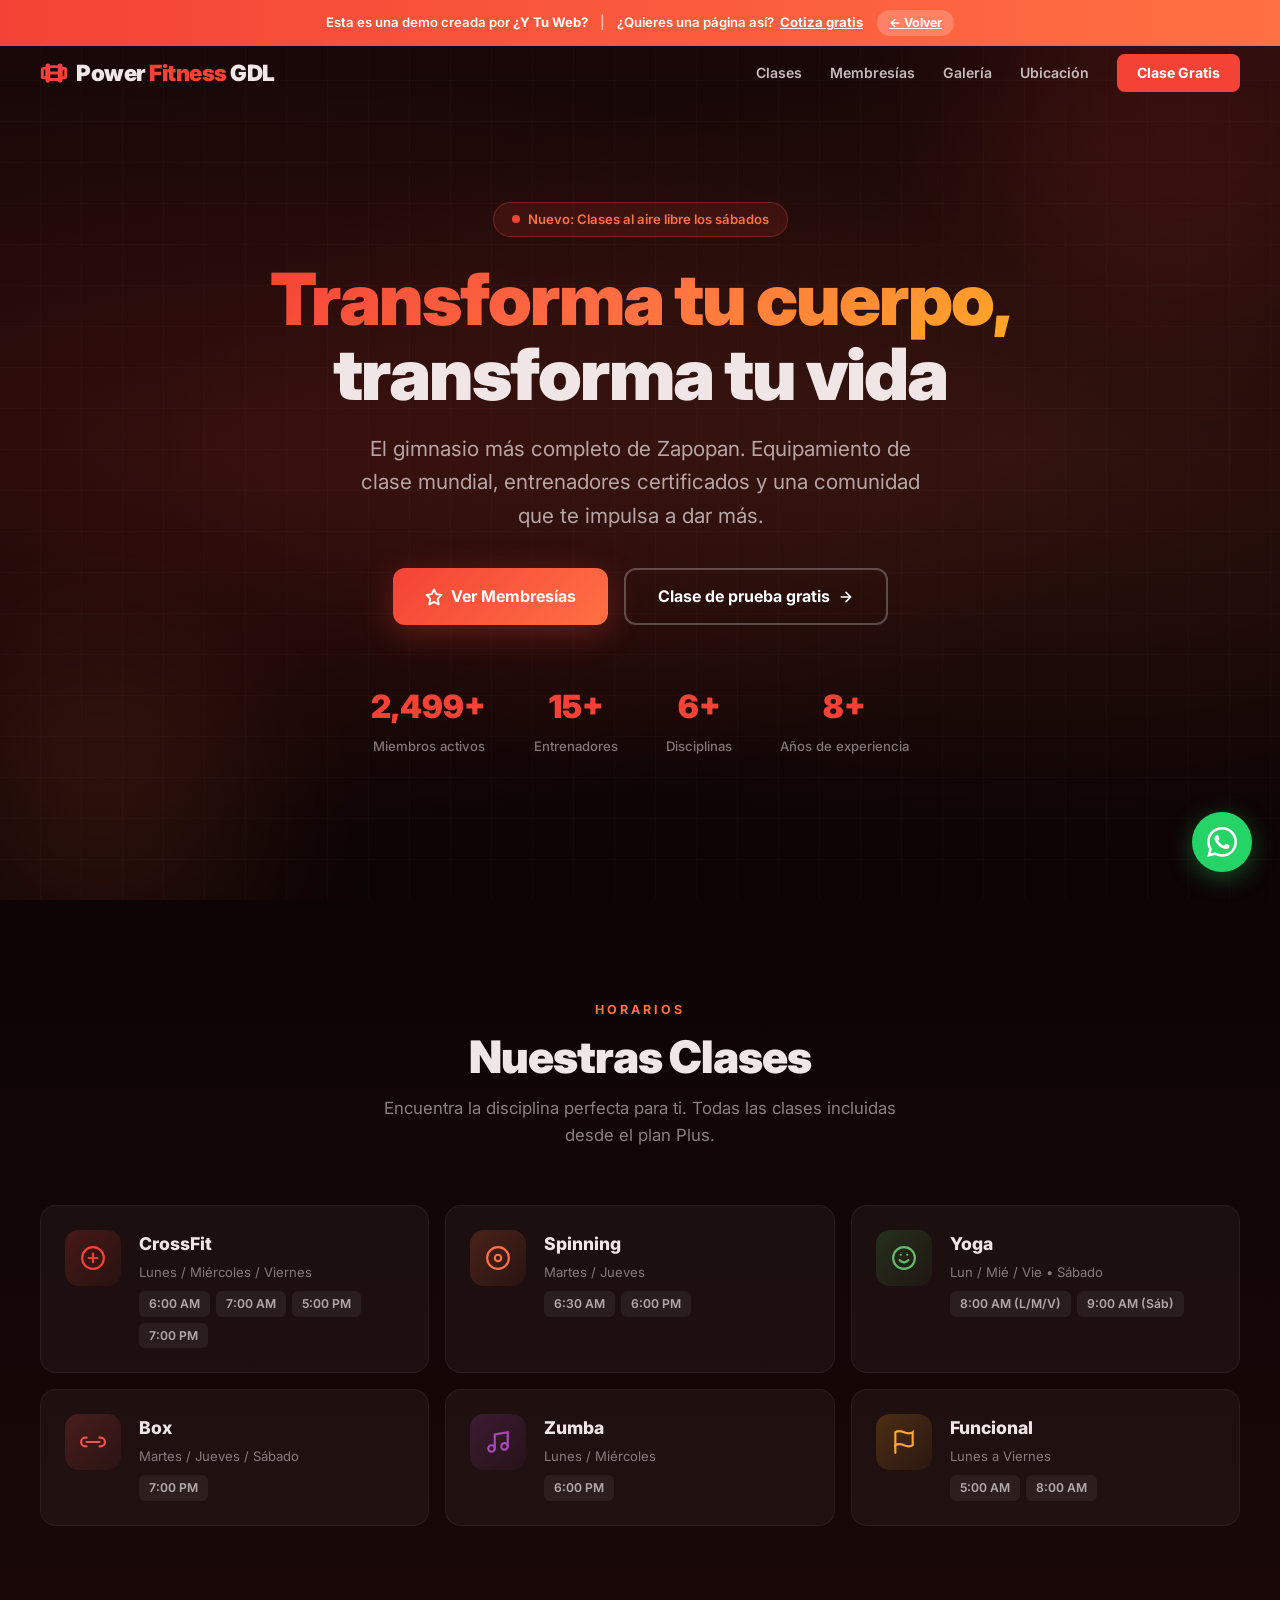
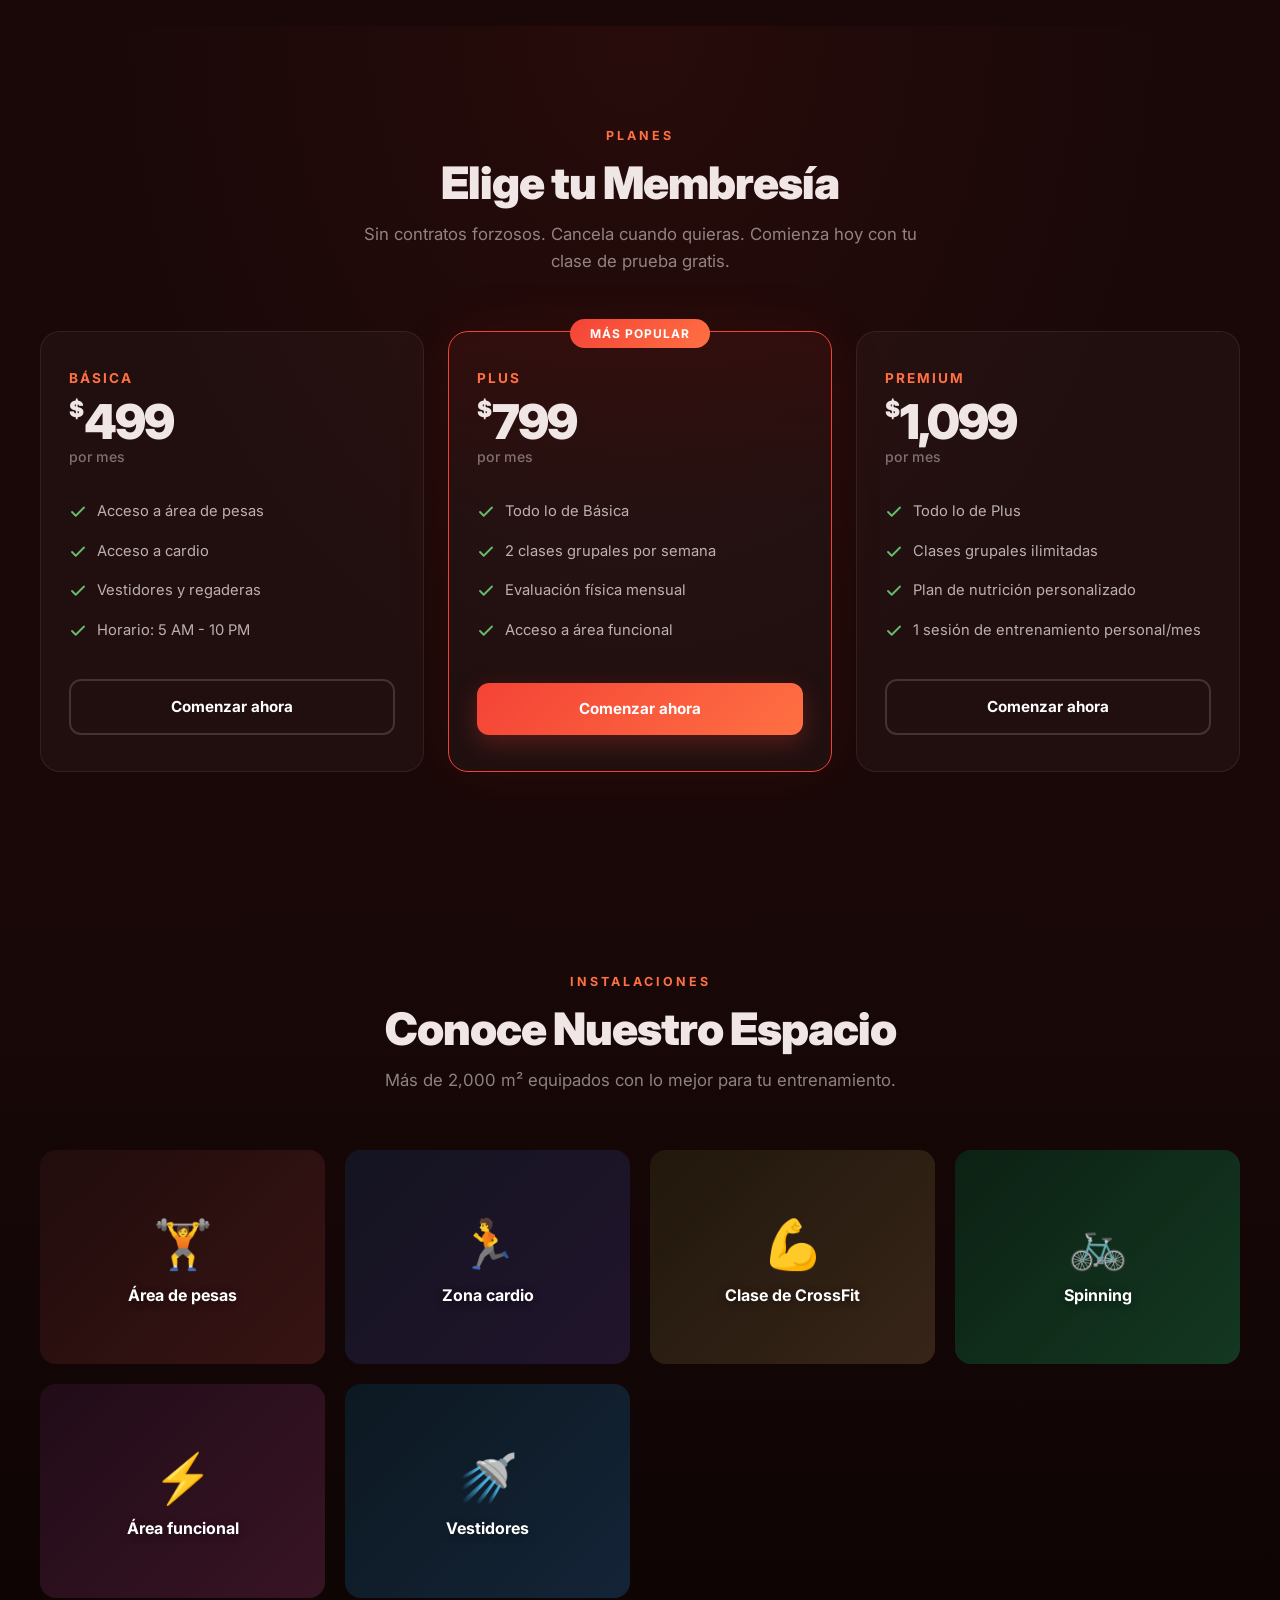
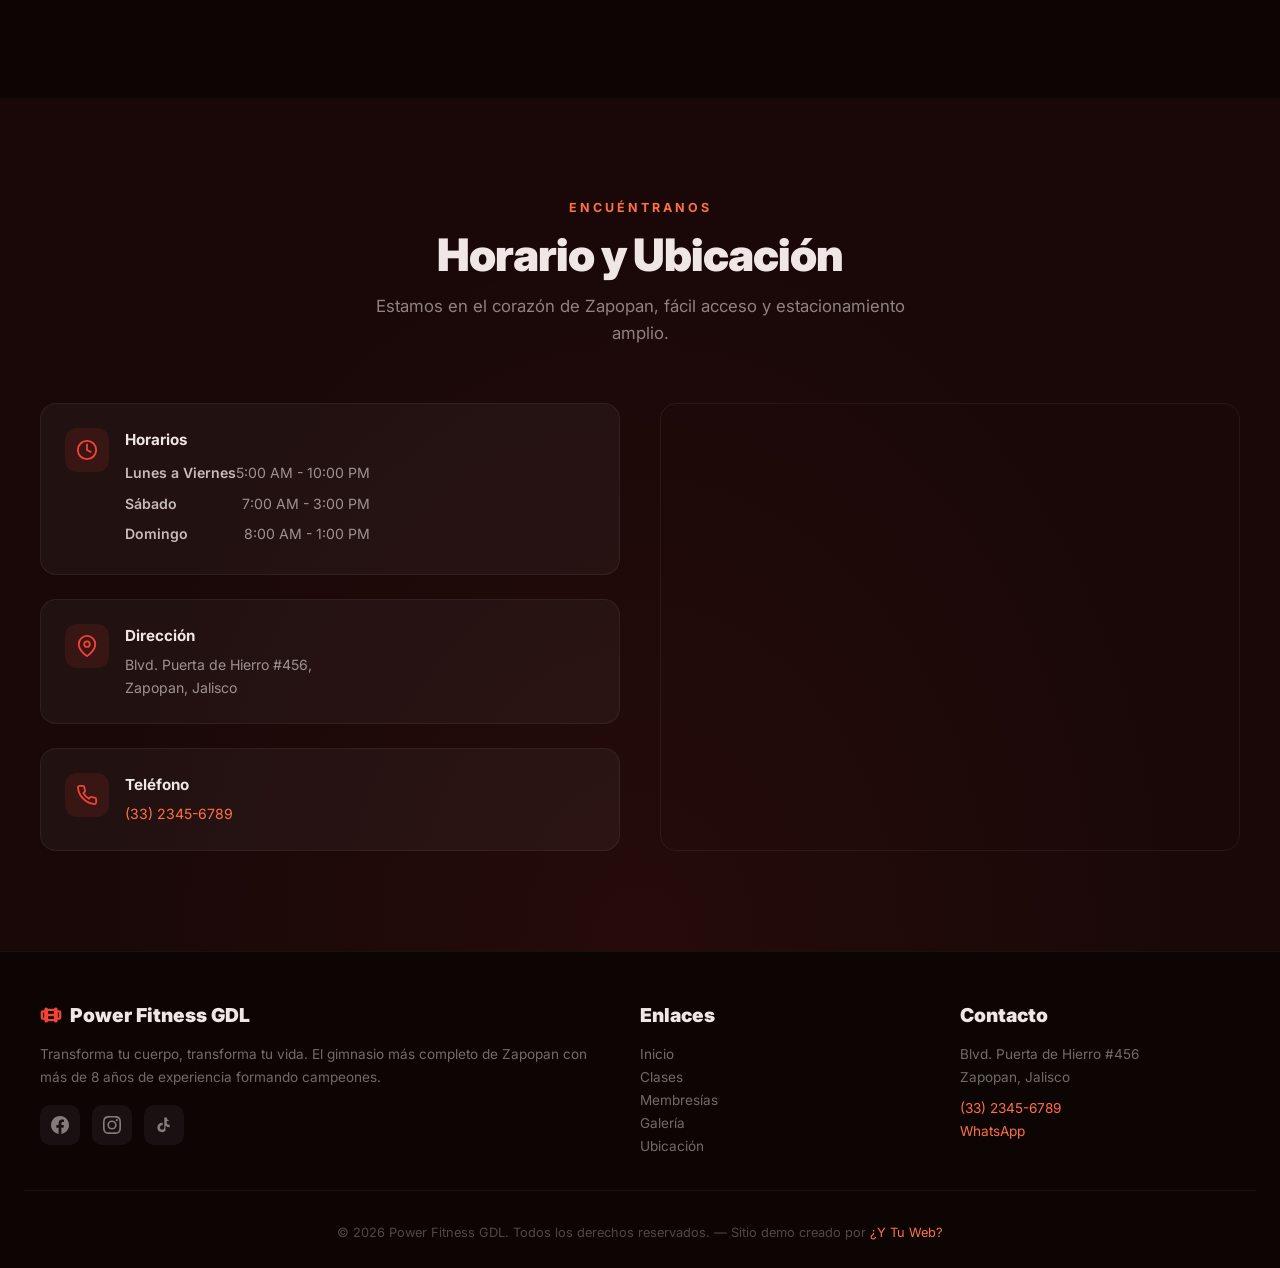
<file: demos/gimnasio.html>
<!DOCTYPE html>
<html lang="es">
<head>
    <meta charset="UTF-8">
    <meta name="viewport" content="width=device-width, initial-scale=1.0">
    <title>Power Fitness GDL — Gimnasio en Zapopan</title>
    <link rel="preconnect" href="https://fonts.googleapis.com">
    <link rel="preconnect" href="https://fonts.gstatic.com" crossorigin>
    <link href="https://fonts.googleapis.com/css2?family=Inter:wght@400;500;600;700;800;900&display=swap" rel="stylesheet">
    <style>
        /* ===== RESET & BASE ===== */
        *, *::before, *::after { box-sizing: border-box; margin: 0; padding: 0; }
        html { scroll-behavior: smooth; }
        body {
            font-family: 'Inter', sans-serif;
            background: #1a0808;
            color: #f0e6e6;
            line-height: 1.6;
            overflow-x: hidden;
        }
        a { text-decoration: none; color: inherit; }
        ul { list-style: none; }
        img { max-width: 100%; display: block; }

        /* ===== DEMO BANNER ===== */
        .demo-banner {
            background: linear-gradient(90deg, #f44336, #ff7043);
            color: #fff;
            text-align: center;
            padding: 10px 16px;
            font-size: 0.82rem;
            font-weight: 600;
            position: fixed;
            top: 0;
            left: 0;
            width: 100%;
            z-index: 9999;
            display: flex;
            align-items: center;
            justify-content: center;
            gap: 6px;
            flex-wrap: wrap;
        }
        .demo-banner a {
            color: #fff;
            text-decoration: underline;
            font-weight: 700;
        }
        .demo-banner a:hover { color: #1a0808; }
        .demo-banner .sep { margin: 0 6px; opacity: .6; }
        .demo-back {
            background: rgba(255,255,255,.2);
            padding: 3px 12px;
            border-radius: 20px;
            font-size: 0.78rem;
            margin-left: 8px;
            transition: background .3s;
        }
        .demo-back:hover { background: rgba(255,255,255,.35); }

        /* ===== NAVBAR ===== */
        .navbar {
            position: fixed;
            top: 38px;
            left: 0;
            width: 100%;
            z-index: 1000;
            padding: 0 24px;
            transition: background .35s, box-shadow .35s, top .35s;
        }
        .navbar.scrolled {
            background: rgba(26, 8, 8, .95);
            backdrop-filter: blur(12px);
            box-shadow: 0 2px 24px rgba(0,0,0,.4);
        }
        .nav-inner {
            max-width: 1200px;
            margin: 0 auto;
            display: flex;
            align-items: center;
            justify-content: space-between;
            height: 70px;
        }
        .nav-logo {
            font-size: 1.4rem;
            font-weight: 900;
            letter-spacing: -0.5px;
            display: flex;
            align-items: center;
            gap: 8px;
        }
        .nav-logo .accent { color: #f44336; }
        .nav-links { display: flex; gap: 28px; align-items: center; }
        .nav-links a {
            font-size: .88rem;
            font-weight: 600;
            color: rgba(240,230,230,.8);
            transition: color .3s;
            position: relative;
        }
        .nav-links a::after {
            content: '';
            position: absolute;
            bottom: -4px;
            left: 0;
            width: 0;
            height: 2px;
            background: #f44336;
            transition: width .3s;
        }
        .nav-links a:hover { color: #fff; }
        .nav-links a:hover::after { width: 100%; }
        .nav-cta {
            background: #f44336 !important;
            color: #fff !important;
            padding: 8px 20px;
            border-radius: 8px;
            font-weight: 700 !important;
            transition: background .3s, transform .3s !important;
        }
        .nav-cta:hover { background: #e53935 !important; transform: scale(1.05); }
        .nav-cta::after { display: none !important; }

        /* Hamburger */
        .hamburger {
            display: none;
            flex-direction: column;
            gap: 5px;
            cursor: pointer;
            background: none;
            border: none;
            padding: 4px;
        }
        .hamburger span {
            display: block;
            width: 26px;
            height: 2.5px;
            background: #fff;
            border-radius: 2px;
            transition: transform .3s, opacity .3s;
        }
        .hamburger.active span:nth-child(1) { transform: rotate(45deg) translate(5px, 5px); }
        .hamburger.active span:nth-child(2) { opacity: 0; }
        .hamburger.active span:nth-child(3) { transform: rotate(-45deg) translate(6px, -6px); }

        @media (max-width: 768px) {
            .hamburger { display: flex; }
            .nav-links {
                position: fixed;
                top: 0;
                right: -100%;
                width: 280px;
                height: 100vh;
                background: #1a0808;
                flex-direction: column;
                padding: 100px 32px 32px;
                gap: 20px;
                transition: right .4s cubic-bezier(.4,0,.2,1);
                box-shadow: -4px 0 30px rgba(0,0,0,.5);
            }
            .nav-links.open { right: 0; }
            .nav-links a { font-size: 1.05rem; }
        }

        /* ===== HERO ===== */
        .hero {
            min-height: 100vh;
            display: flex;
            align-items: center;
            justify-content: center;
            text-align: center;
            padding: 140px 24px 80px;
            position: relative;
            overflow: hidden;
            background:
                radial-gradient(ellipse at 20% 50%, rgba(244,67,54,.15) 0%, transparent 60%),
                radial-gradient(ellipse at 80% 50%, rgba(255,112,67,.12) 0%, transparent 60%),
                linear-gradient(180deg, #1a0808 0%, #0d0404 100%);
        }
        .hero::before {
            content: '';
            position: absolute;
            inset: 0;
            background:
                repeating-linear-gradient(0deg, transparent, transparent 40px, rgba(255,255,255,.015) 40px, rgba(255,255,255,.015) 41px),
                repeating-linear-gradient(90deg, transparent, transparent 40px, rgba(255,255,255,.015) 40px, rgba(255,255,255,.015) 41px);
        }
        .hero-content { position: relative; z-index: 2; max-width: 800px; }
        .hero-badge {
            display: inline-flex;
            align-items: center;
            gap: 8px;
            background: rgba(244,67,54,.12);
            border: 1px solid rgba(244,67,54,.3);
            padding: 6px 18px;
            border-radius: 30px;
            font-size: .82rem;
            font-weight: 600;
            color: #ff7043;
            margin-bottom: 24px;
        }
        .hero-badge .dot {
            width: 8px; height: 8px;
            background: #f44336;
            border-radius: 50%;
            animation: pulse-dot 2s ease-in-out infinite;
        }
        @keyframes pulse-dot {
            0%, 100% { opacity: 1; transform: scale(1); }
            50% { opacity: .5; transform: scale(1.3); }
        }
        .hero h1 {
            font-size: clamp(2.5rem, 6vw, 4.5rem);
            font-weight: 900;
            line-height: 1.05;
            letter-spacing: -2px;
            margin-bottom: 20px;
        }
        .hero h1 .gradient-text {
            background: linear-gradient(135deg, #f44336, #ff7043, #ffa726);
            -webkit-background-clip: text;
            -webkit-text-fill-color: transparent;
            background-clip: text;
        }
        .hero p {
            font-size: clamp(1.05rem, 2vw, 1.3rem);
            color: rgba(240,230,230,.7);
            margin-bottom: 36px;
            max-width: 560px;
            margin-left: auto;
            margin-right: auto;
        }
        .hero-buttons { display: flex; gap: 16px; justify-content: center; flex-wrap: wrap; }
        .btn {
            display: inline-flex;
            align-items: center;
            gap: 8px;
            padding: 14px 32px;
            border-radius: 12px;
            font-size: 1rem;
            font-weight: 700;
            cursor: pointer;
            border: none;
            transition: transform .3s, box-shadow .3s, background .3s;
        }
        .btn:hover { transform: translateY(-2px); }
        .btn-primary {
            background: linear-gradient(135deg, #f44336, #ff7043);
            color: #fff;
            box-shadow: 0 8px 32px rgba(244,67,54,.3);
        }
        .btn-primary:hover { box-shadow: 0 12px 40px rgba(244,67,54,.45); }
        .btn-outline {
            background: transparent;
            color: #fff;
            border: 2px solid rgba(255,255,255,.25);
        }
        .btn-outline:hover { border-color: #f44336; color: #f44336; }
        .hero-stats {
            display: flex;
            justify-content: center;
            gap: 48px;
            margin-top: 56px;
            flex-wrap: wrap;
        }
        .hero-stat { text-align: center; }
        .hero-stat .num {
            font-size: 2rem;
            font-weight: 900;
            color: #f44336;
            display: block;
        }
        .hero-stat .label {
            font-size: .82rem;
            color: rgba(240,230,230,.5);
            font-weight: 500;
        }

        /* Decorative shapes */
        .hero-shape {
            position: absolute;
            border-radius: 50%;
            filter: blur(80px);
            opacity: .12;
            pointer-events: none;
        }
        .hero-shape-1 {
            width: 400px; height: 400px;
            background: #f44336;
            top: -100px; right: -100px;
            animation: float 8s ease-in-out infinite;
        }
        .hero-shape-2 {
            width: 300px; height: 300px;
            background: #ff7043;
            bottom: -50px; left: -50px;
            animation: float 6s ease-in-out infinite reverse;
        }
        @keyframes float {
            0%, 100% { transform: translate(0, 0); }
            50% { transform: translate(20px, -20px); }
        }

        /* ===== SECTION COMMON ===== */
        section { padding: 100px 24px; }
        .section-header {
            text-align: center;
            margin-bottom: 56px;
        }
        .section-header .overline {
            font-size: .78rem;
            font-weight: 700;
            letter-spacing: 3px;
            text-transform: uppercase;
            color: #ff7043;
            margin-bottom: 12px;
            display: block;
        }
        .section-header h2 {
            font-size: clamp(1.8rem, 4vw, 2.8rem);
            font-weight: 900;
            letter-spacing: -1px;
            line-height: 1.15;
        }
        .section-header p {
            color: rgba(240,230,230,.55);
            margin-top: 12px;
            font-size: 1.05rem;
            max-width: 560px;
            margin-left: auto;
            margin-right: auto;
        }
        .container { max-width: 1200px; margin: 0 auto; }

        /* ===== CLASSES ===== */
        #clases { background: linear-gradient(180deg, #0d0404 0%, #1a0808 100%); }
        .schedule-grid {
            display: grid;
            gap: 16px;
            grid-template-columns: repeat(auto-fill, minmax(340px, 1fr));
        }
        .class-card {
            background: rgba(255,255,255,.04);
            border: 1px solid rgba(255,255,255,.06);
            border-radius: 16px;
            padding: 24px;
            display: flex;
            gap: 18px;
            align-items: flex-start;
            transition: transform .3s, border-color .3s, box-shadow .3s;
        }
        .class-card:hover {
            transform: translateY(-4px);
            border-color: rgba(244,67,54,.3);
            box-shadow: 0 8px 32px rgba(244,67,54,.08);
        }
        .class-icon {
            width: 56px;
            height: 56px;
            border-radius: 14px;
            display: flex;
            align-items: center;
            justify-content: center;
            flex-shrink: 0;
            font-size: 1.5rem;
        }
        .class-icon.crossfit { background: linear-gradient(135deg, rgba(244,67,54,.2), rgba(244,67,54,.05)); color: #f44336; }
        .class-icon.spinning { background: linear-gradient(135deg, rgba(255,112,67,.2), rgba(255,112,67,.05)); color: #ff7043; }
        .class-icon.yoga { background: linear-gradient(135deg, rgba(76,175,80,.2), rgba(76,175,80,.05)); color: #66bb6a; }
        .class-icon.box { background: linear-gradient(135deg, rgba(239,83,80,.2), rgba(239,83,80,.05)); color: #ef5350; }
        .class-icon.zumba { background: linear-gradient(135deg, rgba(171,71,188,.2), rgba(171,71,188,.05)); color: #ab47bc; }
        .class-icon.funcional { background: linear-gradient(135deg, rgba(255,167,38,.2), rgba(255,167,38,.05)); color: #ffa726; }
        .class-info h3 {
            font-size: 1.1rem;
            font-weight: 800;
            margin-bottom: 4px;
        }
        .class-info .days {
            font-size: .82rem;
            color: rgba(240,230,230,.5);
            margin-bottom: 8px;
        }
        .class-times {
            display: flex;
            flex-wrap: wrap;
            gap: 6px;
        }
        .time-tag {
            background: rgba(255,255,255,.06);
            padding: 3px 10px;
            border-radius: 6px;
            font-size: .76rem;
            font-weight: 600;
            color: rgba(240,230,230,.7);
        }

        /* ===== MEMBERSHIPS ===== */
        #membresias {
            background:
                radial-gradient(ellipse at 50% 0%, rgba(244,67,54,.06) 0%, transparent 60%),
                #1a0808;
        }
        .pricing-grid {
            display: grid;
            grid-template-columns: repeat(auto-fit, minmax(300px, 1fr));
            gap: 24px;
            align-items: stretch;
        }
        .pricing-card {
            background: rgba(255,255,255,.03);
            border: 1px solid rgba(255,255,255,.07);
            border-radius: 20px;
            padding: 36px 28px;
            display: flex;
            flex-direction: column;
            position: relative;
            transition: transform .3s, border-color .3s, box-shadow .3s;
        }
        .pricing-card:hover {
            transform: translateY(-6px);
            box-shadow: 0 16px 48px rgba(0,0,0,.3);
        }
        .pricing-card.featured {
            border-color: #f44336;
            background: linear-gradient(180deg, rgba(244,67,54,.08) 0%, rgba(255,255,255,.03) 40%);
            box-shadow: 0 0 60px rgba(244,67,54,.08);
        }
        .popular-badge {
            position: absolute;
            top: -13px;
            left: 50%;
            transform: translateX(-50%);
            background: linear-gradient(135deg, #f44336, #ff7043);
            color: #fff;
            padding: 5px 20px;
            border-radius: 20px;
            font-size: .75rem;
            font-weight: 700;
            letter-spacing: 1px;
            text-transform: uppercase;
            white-space: nowrap;
        }
        .pricing-header { margin-bottom: 24px; }
        .pricing-name {
            font-size: .85rem;
            font-weight: 700;
            letter-spacing: 2px;
            text-transform: uppercase;
            color: #ff7043;
            margin-bottom: 8px;
        }
        .pricing-price {
            font-size: 3rem;
            font-weight: 900;
            letter-spacing: -2px;
            line-height: 1;
        }
        .pricing-price .currency { font-size: 1.4rem; vertical-align: top; margin-right: 2px; }
        .pricing-period {
            font-size: .88rem;
            color: rgba(240,230,230,.45);
            font-weight: 500;
        }
        .pricing-features {
            flex: 1;
            margin-bottom: 28px;
        }
        .pricing-features li {
            display: flex;
            align-items: flex-start;
            gap: 10px;
            padding: 8px 0;
            font-size: .92rem;
            color: rgba(240,230,230,.75);
        }
        .pricing-features li svg {
            flex-shrink: 0;
            margin-top: 3px;
        }
        .pricing-btn {
            display: block;
            width: 100%;
            text-align: center;
            padding: 14px;
            border-radius: 12px;
            font-weight: 700;
            font-size: .95rem;
            transition: transform .3s, background .3s, box-shadow .3s;
            cursor: pointer;
            border: none;
            font-family: inherit;
        }
        .pricing-btn-outline {
            background: transparent;
            border: 2px solid rgba(255,255,255,.15);
            color: #fff;
        }
        .pricing-btn-outline:hover { border-color: #f44336; color: #f44336; transform: translateY(-2px); }
        .pricing-btn-primary {
            background: linear-gradient(135deg, #f44336, #ff7043);
            color: #fff;
            box-shadow: 0 8px 24px rgba(244,67,54,.25);
        }
        .pricing-btn-primary:hover { box-shadow: 0 12px 36px rgba(244,67,54,.4); transform: translateY(-2px); }

        /* ===== GALLERY ===== */
        #galeria { background: linear-gradient(180deg, #1a0808, #0d0404); }
        .gallery-grid {
            display: grid;
            grid-template-columns: repeat(auto-fill, minmax(280px, 1fr));
            gap: 20px;
        }
        .gallery-card {
            border-radius: 16px;
            overflow: hidden;
            position: relative;
            aspect-ratio: 4/3;
            display: flex;
            align-items: center;
            justify-content: center;
            flex-direction: column;
            gap: 12px;
            cursor: pointer;
            transition: transform .3s, box-shadow .3s;
        }
        .gallery-card:hover {
            transform: translateY(-6px) scale(1.02);
            box-shadow: 0 16px 48px rgba(0,0,0,.3);
        }
        .gallery-card .emoji {
            font-size: 3rem;
            filter: grayscale(0);
            transition: transform .3s;
        }
        .gallery-card:hover .emoji { transform: scale(1.15); }
        .gallery-card .label {
            font-size: 1rem;
            font-weight: 700;
            color: #fff;
            text-shadow: 0 2px 8px rgba(0,0,0,.4);
        }
        .gallery-card:nth-child(1) { background: linear-gradient(135deg, #2c1010, #4a1a1a); }
        .gallery-card:nth-child(2) { background: linear-gradient(135deg, #1a1a2c, #2c1a3a); }
        .gallery-card:nth-child(3) { background: linear-gradient(135deg, #2c2010, #4a3020); }
        .gallery-card:nth-child(4) { background: linear-gradient(135deg, #102c1a, #1a4a2c); }
        .gallery-card:nth-child(5) { background: linear-gradient(135deg, #2c1020, #4a1a30); }
        .gallery-card:nth-child(6) { background: linear-gradient(135deg, #10202c, #1a304a); }
        .gallery-overlay {
            position: absolute;
            inset: 0;
            background: rgba(0,0,0,.25);
            transition: background .3s;
        }
        .gallery-card:hover .gallery-overlay { background: rgba(0,0,0,.1); }
        .gallery-content {
            position: relative;
            z-index: 2;
            text-align: center;
        }

        /* ===== LOCATION ===== */
        #ubicacion {
            background:
                radial-gradient(ellipse at 50% 100%, rgba(244,67,54,.05) 0%, transparent 60%),
                #1a0808;
        }
        .location-grid {
            display: grid;
            grid-template-columns: 1fr 1fr;
            gap: 40px;
            align-items: start;
        }
        @media (max-width: 768px) {
            .location-grid { grid-template-columns: 1fr; }
        }
        .location-info { display: flex; flex-direction: column; gap: 24px; }
        .info-block {
            background: rgba(255,255,255,.04);
            border: 1px solid rgba(255,255,255,.06);
            border-radius: 16px;
            padding: 24px;
            display: flex;
            gap: 16px;
            align-items: flex-start;
        }
        .info-block-icon {
            width: 44px;
            height: 44px;
            background: rgba(244,67,54,.1);
            border-radius: 12px;
            display: flex;
            align-items: center;
            justify-content: center;
            flex-shrink: 0;
            color: #f44336;
        }
        .info-block h4 {
            font-size: .95rem;
            font-weight: 700;
            margin-bottom: 6px;
        }
        .info-block p, .info-block li {
            font-size: .88rem;
            color: rgba(240,230,230,.6);
            line-height: 1.6;
        }
        .hours-list li {
            display: flex;
            justify-content: space-between;
            padding: 4px 0;
        }
        .hours-list .day { font-weight: 600; color: rgba(240,230,230,.8); }
        .map-wrapper {
            border-radius: 16px;
            overflow: hidden;
            border: 1px solid rgba(255,255,255,.06);
            height: 100%;
            min-height: 380px;
        }
        .map-wrapper iframe {
            width: 100%;
            height: 100%;
            min-height: 380px;
            border: 0;
            filter: brightness(.85) contrast(1.1) saturate(.7) hue-rotate(10deg);
        }

        /* ===== FOOTER ===== */
        .footer {
            background: #0d0404;
            border-top: 1px solid rgba(255,255,255,.05);
            padding: 48px 24px 24px;
        }
        .footer-inner {
            max-width: 1200px;
            margin: 0 auto;
            display: grid;
            grid-template-columns: 2fr 1fr 1fr;
            gap: 40px;
        }
        @media (max-width: 768px) {
            .footer-inner { grid-template-columns: 1fr; gap: 28px; }
        }
        .footer h3 {
            font-size: 1.2rem;
            font-weight: 900;
            margin-bottom: 12px;
        }
        .footer p, .footer li {
            font-size: .85rem;
            color: rgba(240,230,230,.45);
            line-height: 1.7;
        }
        .footer ul li a {
            transition: color .3s;
        }
        .footer ul li a:hover { color: #f44336; }
        .footer-bottom {
            text-align: center;
            padding-top: 32px;
            margin-top: 32px;
            border-top: 1px solid rgba(255,255,255,.05);
            font-size: .8rem;
            color: rgba(240,230,230,.3);
        }
        .footer-socials {
            display: flex;
            gap: 12px;
            margin-top: 16px;
        }
        .footer-socials a {
            width: 40px;
            height: 40px;
            border-radius: 10px;
            background: rgba(255,255,255,.05);
            display: flex;
            align-items: center;
            justify-content: center;
            color: rgba(240,230,230,.5);
            transition: background .3s, color .3s;
        }
        .footer-socials a:hover { background: #f44336; color: #fff; }

        /* ===== WHATSAPP FLOAT ===== */
        .wa-float {
            position: fixed;
            bottom: 28px;
            right: 28px;
            z-index: 5000;
            width: 60px;
            height: 60px;
            border-radius: 50%;
            background: #25d366;
            display: flex;
            align-items: center;
            justify-content: center;
            box-shadow: 0 6px 24px rgba(37,211,102,.35);
            transition: transform .3s, box-shadow .3s;
            animation: wa-bounce 3s ease-in-out infinite;
        }
        .wa-float:hover {
            transform: scale(1.1);
            box-shadow: 0 8px 32px rgba(37,211,102,.5);
        }
        .wa-float svg { width: 30px; height: 30px; fill: #fff; }
        @keyframes wa-bounce {
            0%, 100% { transform: translateY(0); }
            50% { transform: translateY(-6px); }
        }
        .wa-tooltip {
            position: absolute;
            right: 68px;
            top: 50%;
            transform: translateY(-50%);
            background: #fff;
            color: #333;
            padding: 8px 16px;
            border-radius: 8px;
            font-size: .82rem;
            font-weight: 600;
            white-space: nowrap;
            box-shadow: 0 4px 16px rgba(0,0,0,.15);
            opacity: 0;
            pointer-events: none;
            transition: opacity .3s;
        }
        .wa-float:hover .wa-tooltip { opacity: 1; }
        .wa-tooltip::after {
            content: '';
            position: absolute;
            right: -6px;
            top: 50%;
            transform: translateY(-50%);
            border: 6px solid transparent;
            border-left-color: #fff;
        }

        /* ===== SCROLL REVEAL ===== */
        .reveal {
            opacity: 0;
            transform: translateY(40px);
            transition: opacity .7s cubic-bezier(.4,0,.2,1), transform .7s cubic-bezier(.4,0,.2,1);
        }
        .reveal.visible {
            opacity: 1;
            transform: translateY(0);
        }
        .reveal-delay-1 { transition-delay: .1s; }
        .reveal-delay-2 { transition-delay: .2s; }
        .reveal-delay-3 { transition-delay: .3s; }
        .reveal-delay-4 { transition-delay: .4s; }
        .reveal-delay-5 { transition-delay: .5s; }

        /* ===== UTILITIES ===== */
        @media (max-width: 480px) {
            section { padding: 64px 16px; }
            .schedule-grid { grid-template-columns: 1fr; }
            .pricing-grid { grid-template-columns: 1fr; }
            .gallery-grid { grid-template-columns: 1fr 1fr; }
            .hero-stats { gap: 24px; }
        }
    </style>
</head>
<body>

<!-- Demo Banner -->
<div class="demo-banner">
    <span>Esta es una demo creada por <strong>¿Y Tu Web?</strong></span>
    <span class="sep">|</span>
    <span>¿Quieres una página así?</span>
    <a href="https://wa.me/5213312345678" target="_blank" rel="noopener">Cotiza gratis</a>
    <a href="../index.html#demos" class="demo-back">&#8592; Volver</a>
</div>

<!-- Navbar -->
<nav class="navbar" id="navbar">
    <div class="nav-inner">
        <a href="#" class="nav-logo">
            <!-- Dumbbell icon -->
            <svg width="28" height="28" viewBox="0 0 24 24" fill="none" stroke="#f44336" stroke-width="2.5" stroke-linecap="round" stroke-linejoin="round"><path d="M6.5 6.5h11M6.5 17.5h11"/><rect x="2" y="8" width="4" height="8" rx="1"/><rect x="18" y="8" width="4" height="8" rx="1"/><rect x="6" y="5" width="1.5" height="14" rx=".75"/><rect x="16.5" y="5" width="1.5" height="14" rx=".75"/><line x1="7.5" y1="12" x2="16.5" y2="12"/></svg>
            <span>Power <span class="accent">Fitness</span> GDL</span>
        </a>
        <div class="nav-links" id="navLinks">
            <a href="#clases">Clases</a>
            <a href="#membresias">Membresías</a>
            <a href="#galeria">Galería</a>
            <a href="#ubicacion">Ubicación</a>
            <a href="https://wa.me/5213312345678" target="_blank" rel="noopener" class="nav-cta">Clase Gratis</a>
        </div>
        <button class="hamburger" id="hamburger" aria-label="Menú">
            <span></span><span></span><span></span>
        </button>
    </div>
</nav>

<!-- Hero -->
<section class="hero" id="inicio">
    <div class="hero-shape hero-shape-1"></div>
    <div class="hero-shape hero-shape-2"></div>
    <div class="hero-content">
        <div class="hero-badge reveal">
            <span class="dot"></span>
            Nuevo: Clases al aire libre los sábados
        </div>
        <h1 class="reveal reveal-delay-1">
            <span class="gradient-text">Transforma tu cuerpo,</span><br>
            transforma tu vida
        </h1>
        <p class="reveal reveal-delay-2">
            El gimnasio más completo de Zapopan. Equipamiento de clase mundial, entrenadores certificados y una comunidad que te impulsa a dar más.
        </p>
        <div class="hero-buttons reveal reveal-delay-3">
            <a href="#membresias" class="btn btn-primary">
                <svg width="18" height="18" viewBox="0 0 24 24" fill="none" stroke="currentColor" stroke-width="2.5" stroke-linecap="round" stroke-linejoin="round"><path d="M12 2l3.09 6.26L22 9.27l-5 4.87L18.18 22 12 18.56 5.82 22 7 14.14l-5-4.87 6.91-1.01z"/></svg>
                Ver Membresías
            </a>
            <a href="https://wa.me/5213312345678?text=Hola%2C%20quiero%20agendar%20mi%20clase%20de%20prueba%20gratis" target="_blank" rel="noopener" class="btn btn-outline">
                Clase de prueba gratis
                <svg width="16" height="16" viewBox="0 0 24 24" fill="none" stroke="currentColor" stroke-width="2.5" stroke-linecap="round" stroke-linejoin="round"><path d="M5 12h14M12 5l7 7-7 7"/></svg>
            </a>
        </div>
        <div class="hero-stats reveal reveal-delay-4">
            <div class="hero-stat">
                <span class="num" data-count="2500">0</span>
                <span class="label">Miembros activos</span>
            </div>
            <div class="hero-stat">
                <span class="num" data-count="15">0</span>
                <span class="label">Entrenadores</span>
            </div>
            <div class="hero-stat">
                <span class="num" data-count="6">0</span>
                <span class="label">Disciplinas</span>
            </div>
            <div class="hero-stat">
                <span class="num" data-count="8">0</span>
                <span class="label">Años de experiencia</span>
            </div>
        </div>
    </div>
</section>

<!-- Classes Schedule -->
<section id="clases">
    <div class="container">
        <div class="section-header reveal">
            <span class="overline">Horarios</span>
            <h2>Nuestras Clases</h2>
            <p>Encuentra la disciplina perfecta para ti. Todas las clases incluidas desde el plan Plus.</p>
        </div>
        <div class="schedule-grid">
            <!-- CrossFit -->
            <div class="class-card reveal reveal-delay-1">
                <div class="class-icon crossfit">
                    <svg width="26" height="26" viewBox="0 0 24 24" fill="none" stroke="currentColor" stroke-width="2" stroke-linecap="round"><circle cx="12" cy="12" r="10"/><path d="M8 12h8M12 8v8"/></svg>
                </div>
                <div class="class-info">
                    <h3>CrossFit</h3>
                    <div class="days">Lunes / Miércoles / Viernes</div>
                    <div class="class-times">
                        <span class="time-tag">6:00 AM</span>
                        <span class="time-tag">7:00 AM</span>
                        <span class="time-tag">5:00 PM</span>
                        <span class="time-tag">7:00 PM</span>
                    </div>
                </div>
            </div>
            <!-- Spinning -->
            <div class="class-card reveal reveal-delay-2">
                <div class="class-icon spinning">
                    <svg width="26" height="26" viewBox="0 0 24 24" fill="none" stroke="currentColor" stroke-width="2" stroke-linecap="round"><circle cx="12" cy="12" r="10"/><circle cx="12" cy="12" r="3"/></svg>
                </div>
                <div class="class-info">
                    <h3>Spinning</h3>
                    <div class="days">Martes / Jueves</div>
                    <div class="class-times">
                        <span class="time-tag">6:30 AM</span>
                        <span class="time-tag">6:00 PM</span>
                    </div>
                </div>
            </div>
            <!-- Yoga -->
            <div class="class-card reveal reveal-delay-3">
                <div class="class-icon yoga">
                    <svg width="26" height="26" viewBox="0 0 24 24" fill="none" stroke="currentColor" stroke-width="2" stroke-linecap="round"><path d="M12 2C6.48 2 2 6.48 2 12s4.48 10 10 10 10-4.48 10-10S17.52 2 12 2z"/><path d="M8 14s1.5 2 4 2 4-2 4-2"/><line x1="9" y1="9" x2="9.01" y2="9"/><line x1="15" y1="9" x2="15.01" y2="9"/></svg>
                </div>
                <div class="class-info">
                    <h3>Yoga</h3>
                    <div class="days">Lun / Mié / Vie &bull; Sábado</div>
                    <div class="class-times">
                        <span class="time-tag">8:00 AM (L/M/V)</span>
                        <span class="time-tag">9:00 AM (Sáb)</span>
                    </div>
                </div>
            </div>
            <!-- Box -->
            <div class="class-card reveal reveal-delay-1">
                <div class="class-icon box">
                    <svg width="26" height="26" viewBox="0 0 24 24" fill="none" stroke="currentColor" stroke-width="2" stroke-linecap="round"><path d="M18 8h1a4 4 0 010 8h-1"/><path d="M6 8H5a4 4 0 000 8h1"/><line x1="6" y1="12" x2="18" y2="12"/></svg>
                </div>
                <div class="class-info">
                    <h3>Box</h3>
                    <div class="days">Martes / Jueves / Sábado</div>
                    <div class="class-times">
                        <span class="time-tag">7:00 PM</span>
                    </div>
                </div>
            </div>
            <!-- Zumba -->
            <div class="class-card reveal reveal-delay-2">
                <div class="class-icon zumba">
                    <svg width="26" height="26" viewBox="0 0 24 24" fill="none" stroke="currentColor" stroke-width="2" stroke-linecap="round"><path d="M9 18V5l12-2v13"/><circle cx="6" cy="18" r="3"/><circle cx="18" cy="16" r="3"/></svg>
                </div>
                <div class="class-info">
                    <h3>Zumba</h3>
                    <div class="days">Lunes / Miércoles</div>
                    <div class="class-times">
                        <span class="time-tag">6:00 PM</span>
                    </div>
                </div>
            </div>
            <!-- Funcional -->
            <div class="class-card reveal reveal-delay-3">
                <div class="class-icon funcional">
                    <svg width="26" height="26" viewBox="0 0 24 24" fill="none" stroke="currentColor" stroke-width="2" stroke-linecap="round"><path d="M4 15s1-1 4-1 5 2 8 2 4-1 4-1V3s-1 1-4 1-5-2-8-2-4 1-4 1z"/><line x1="4" y1="22" x2="4" y2="15"/></svg>
                </div>
                <div class="class-info">
                    <h3>Funcional</h3>
                    <div class="days">Lunes a Viernes</div>
                    <div class="class-times">
                        <span class="time-tag">5:00 AM</span>
                        <span class="time-tag">8:00 AM</span>
                    </div>
                </div>
            </div>
        </div>
    </div>
</section>

<!-- Memberships -->
<section id="membresias">
    <div class="container">
        <div class="section-header reveal">
            <span class="overline">Planes</span>
            <h2>Elige tu Membresía</h2>
            <p>Sin contratos forzosos. Cancela cuando quieras. Comienza hoy con tu clase de prueba gratis.</p>
        </div>
        <div class="pricing-grid">
            <!-- Basica -->
            <div class="pricing-card reveal reveal-delay-1">
                <div class="pricing-header">
                    <div class="pricing-name">Básica</div>
                    <div class="pricing-price"><span class="currency">$</span>499</div>
                    <div class="pricing-period">por mes</div>
                </div>
                <ul class="pricing-features">
                    <li>
                        <svg width="18" height="18" viewBox="0 0 24 24" fill="none" stroke="#66bb6a" stroke-width="2.5" stroke-linecap="round" stroke-linejoin="round"><polyline points="20 6 9 17 4 12"/></svg>
                        Acceso a área de pesas
                    </li>
                    <li>
                        <svg width="18" height="18" viewBox="0 0 24 24" fill="none" stroke="#66bb6a" stroke-width="2.5" stroke-linecap="round" stroke-linejoin="round"><polyline points="20 6 9 17 4 12"/></svg>
                        Acceso a cardio
                    </li>
                    <li>
                        <svg width="18" height="18" viewBox="0 0 24 24" fill="none" stroke="#66bb6a" stroke-width="2.5" stroke-linecap="round" stroke-linejoin="round"><polyline points="20 6 9 17 4 12"/></svg>
                        Vestidores y regaderas
                    </li>
                    <li>
                        <svg width="18" height="18" viewBox="0 0 24 24" fill="none" stroke="#66bb6a" stroke-width="2.5" stroke-linecap="round" stroke-linejoin="round"><polyline points="20 6 9 17 4 12"/></svg>
                        Horario: 5 AM - 10 PM
                    </li>
                </ul>
                <a href="https://wa.me/5213312345678?text=Hola%2C%20me%20interesa%20la%20membresía%20Básica" target="_blank" rel="noopener" class="pricing-btn pricing-btn-outline">
                    Comenzar ahora
                </a>
            </div>
            <!-- Plus -->
            <div class="pricing-card featured reveal reveal-delay-2">
                <div class="popular-badge">Más popular</div>
                <div class="pricing-header">
                    <div class="pricing-name">Plus</div>
                    <div class="pricing-price"><span class="currency">$</span>799</div>
                    <div class="pricing-period">por mes</div>
                </div>
                <ul class="pricing-features">
                    <li>
                        <svg width="18" height="18" viewBox="0 0 24 24" fill="none" stroke="#66bb6a" stroke-width="2.5" stroke-linecap="round" stroke-linejoin="round"><polyline points="20 6 9 17 4 12"/></svg>
                        Todo lo de Básica
                    </li>
                    <li>
                        <svg width="18" height="18" viewBox="0 0 24 24" fill="none" stroke="#66bb6a" stroke-width="2.5" stroke-linecap="round" stroke-linejoin="round"><polyline points="20 6 9 17 4 12"/></svg>
                        2 clases grupales por semana
                    </li>
                    <li>
                        <svg width="18" height="18" viewBox="0 0 24 24" fill="none" stroke="#66bb6a" stroke-width="2.5" stroke-linecap="round" stroke-linejoin="round"><polyline points="20 6 9 17 4 12"/></svg>
                        Evaluación física mensual
                    </li>
                    <li>
                        <svg width="18" height="18" viewBox="0 0 24 24" fill="none" stroke="#66bb6a" stroke-width="2.5" stroke-linecap="round" stroke-linejoin="round"><polyline points="20 6 9 17 4 12"/></svg>
                        Acceso a área funcional
                    </li>
                </ul>
                <a href="https://wa.me/5213312345678?text=Hola%2C%20me%20interesa%20la%20membresía%20Plus" target="_blank" rel="noopener" class="pricing-btn pricing-btn-primary">
                    Comenzar ahora
                </a>
            </div>
            <!-- Premium -->
            <div class="pricing-card reveal reveal-delay-3">
                <div class="pricing-header">
                    <div class="pricing-name">Premium</div>
                    <div class="pricing-price"><span class="currency">$</span>1,099</div>
                    <div class="pricing-period">por mes</div>
                </div>
                <ul class="pricing-features">
                    <li>
                        <svg width="18" height="18" viewBox="0 0 24 24" fill="none" stroke="#66bb6a" stroke-width="2.5" stroke-linecap="round" stroke-linejoin="round"><polyline points="20 6 9 17 4 12"/></svg>
                        Todo lo de Plus
                    </li>
                    <li>
                        <svg width="18" height="18" viewBox="0 0 24 24" fill="none" stroke="#66bb6a" stroke-width="2.5" stroke-linecap="round" stroke-linejoin="round"><polyline points="20 6 9 17 4 12"/></svg>
                        Clases grupales ilimitadas
                    </li>
                    <li>
                        <svg width="18" height="18" viewBox="0 0 24 24" fill="none" stroke="#66bb6a" stroke-width="2.5" stroke-linecap="round" stroke-linejoin="round"><polyline points="20 6 9 17 4 12"/></svg>
                        Plan de nutrición personalizado
                    </li>
                    <li>
                        <svg width="18" height="18" viewBox="0 0 24 24" fill="none" stroke="#66bb6a" stroke-width="2.5" stroke-linecap="round" stroke-linejoin="round"><polyline points="20 6 9 17 4 12"/></svg>
                        1 sesión de entrenamiento personal/mes
                    </li>
                </ul>
                <a href="https://wa.me/5213312345678?text=Hola%2C%20me%20interesa%20la%20membresía%20Premium" target="_blank" rel="noopener" class="pricing-btn pricing-btn-outline">
                    Comenzar ahora
                </a>
            </div>
        </div>
    </div>
</section>

<!-- Gallery -->
<section id="galeria">
    <div class="container">
        <div class="section-header reveal">
            <span class="overline">Instalaciones</span>
            <h2>Conoce Nuestro Espacio</h2>
            <p>Más de 2,000 m² equipados con lo mejor para tu entrenamiento.</p>
        </div>
        <div class="gallery-grid">
            <div class="gallery-card reveal reveal-delay-1">
                <div class="gallery-overlay"></div>
                <div class="gallery-content">
                    <div class="emoji">&#127947;&#65039;</div>
                    <div class="label">Área de pesas</div>
                </div>
            </div>
            <div class="gallery-card reveal reveal-delay-2">
                <div class="gallery-overlay"></div>
                <div class="gallery-content">
                    <div class="emoji">&#127939;</div>
                    <div class="label">Zona cardio</div>
                </div>
            </div>
            <div class="gallery-card reveal reveal-delay-3">
                <div class="gallery-overlay"></div>
                <div class="gallery-content">
                    <div class="emoji">&#128170;</div>
                    <div class="label">Clase de CrossFit</div>
                </div>
            </div>
            <div class="gallery-card reveal reveal-delay-1">
                <div class="gallery-overlay"></div>
                <div class="gallery-content">
                    <div class="emoji">&#128690;</div>
                    <div class="label">Spinning</div>
                </div>
            </div>
            <div class="gallery-card reveal reveal-delay-2">
                <div class="gallery-overlay"></div>
                <div class="gallery-content">
                    <div class="emoji">&#9889;</div>
                    <div class="label">Área funcional</div>
                </div>
            </div>
            <div class="gallery-card reveal reveal-delay-3">
                <div class="gallery-overlay"></div>
                <div class="gallery-content">
                    <div class="emoji">&#128703;</div>
                    <div class="label">Vestidores</div>
                </div>
            </div>
        </div>
    </div>
</section>

<!-- Location -->
<section id="ubicacion">
    <div class="container">
        <div class="section-header reveal">
            <span class="overline">Encuéntranos</span>
            <h2>Horario y Ubicación</h2>
            <p>Estamos en el corazón de Zapopan, fácil acceso y estacionamiento amplio.</p>
        </div>
        <div class="location-grid">
            <div class="location-info">
                <!-- Horarios -->
                <div class="info-block reveal reveal-delay-1">
                    <div class="info-block-icon">
                        <svg width="22" height="22" viewBox="0 0 24 24" fill="none" stroke="currentColor" stroke-width="2" stroke-linecap="round"><circle cx="12" cy="12" r="10"/><polyline points="12 6 12 12 16 14"/></svg>
                    </div>
                    <div>
                        <h4>Horarios</h4>
                        <ul class="hours-list">
                            <li>
                                <span class="day">Lunes a Viernes</span>
                                <span>5:00 AM - 10:00 PM</span>
                            </li>
                            <li>
                                <span class="day">Sábado</span>
                                <span>7:00 AM - 3:00 PM</span>
                            </li>
                            <li>
                                <span class="day">Domingo</span>
                                <span>8:00 AM - 1:00 PM</span>
                            </li>
                        </ul>
                    </div>
                </div>
                <!-- Dirección -->
                <div class="info-block reveal reveal-delay-2">
                    <div class="info-block-icon">
                        <svg width="22" height="22" viewBox="0 0 24 24" fill="none" stroke="currentColor" stroke-width="2" stroke-linecap="round"><path d="M21 10c0 7-9 13-9 13s-9-6-9-13a9 9 0 0118 0z"/><circle cx="12" cy="10" r="3"/></svg>
                    </div>
                    <div>
                        <h4>Dirección</h4>
                        <p>Blvd. Puerta de Hierro #456,<br>Zapopan, Jalisco</p>
                    </div>
                </div>
                <!-- Teléfono -->
                <div class="info-block reveal reveal-delay-3">
                    <div class="info-block-icon">
                        <svg width="22" height="22" viewBox="0 0 24 24" fill="none" stroke="currentColor" stroke-width="2" stroke-linecap="round"><path d="M22 16.92v3a2 2 0 01-2.18 2 19.79 19.79 0 01-8.63-3.07 19.5 19.5 0 01-6-6 19.79 19.79 0 01-3.07-8.67A2 2 0 014.11 2h3a2 2 0 012 1.72c.127.96.361 1.903.7 2.81a2 2 0 01-.45 2.11L8.09 9.91a16 16 0 006 6l1.27-1.27a2 2 0 012.11-.45c.907.339 1.85.573 2.81.7A2 2 0 0122 16.92z"/></svg>
                    </div>
                    <div>
                        <h4>Teléfono</h4>
                        <p><a href="tel:+523323456789" style="color: #ff7043;">(33) 2345-6789</a></p>
                    </div>
                </div>
            </div>
            <div class="map-wrapper reveal reveal-delay-2">
                <iframe
                    src="https://www.google.com/maps/embed?pb=!1m18!1m12!1m3!1d3732.4!2d-103.4!3d20.7!2m3!1f0!2f0!3f0!3m2!1i1024!2i768!4f13.1!3m3!1m2!1s0x0%3A0x0!2zMjDCsDQyJzAwLjAiTiAxMDPCsDI0JzAwLjAiVw!5e0!3m2!1ses!2smx!4v1700000000000"
                    allowfullscreen=""
                    loading="lazy"
                    referrerpolicy="no-referrer-when-downgrade"
                    title="Ubicación de Power Fitness GDL">
                </iframe>
            </div>
        </div>
    </div>
</section>

<!-- Footer -->
<footer class="footer">
    <div class="footer-inner">
        <div>
            <h3 style="display: flex; align-items: center; gap: 8px;">
                <svg width="22" height="22" viewBox="0 0 24 24" fill="none" stroke="#f44336" stroke-width="2.5" stroke-linecap="round" stroke-linejoin="round"><path d="M6.5 6.5h11M6.5 17.5h11"/><rect x="2" y="8" width="4" height="8" rx="1"/><rect x="18" y="8" width="4" height="8" rx="1"/><rect x="6" y="5" width="1.5" height="14" rx=".75"/><rect x="16.5" y="5" width="1.5" height="14" rx=".75"/><line x1="7.5" y1="12" x2="16.5" y2="12"/></svg>
                Power Fitness GDL
            </h3>
            <p style="margin-top: 8px;">
                Transforma tu cuerpo, transforma tu vida. El gimnasio más completo de Zapopan con más de 8 años de experiencia formando campeones.
            </p>
            <div class="footer-socials">
                <!-- Facebook -->
                <a href="#" aria-label="Facebook">
                    <svg width="18" height="18" viewBox="0 0 24 24" fill="currentColor"><path d="M24 12.073c0-6.627-5.373-12-12-12s-12 5.373-12 12c0 5.99 4.388 10.954 10.125 11.854v-8.385H7.078v-3.47h3.047V9.43c0-3.007 1.792-4.669 4.533-4.669 1.312 0 2.686.235 2.686.235v2.953H15.83c-1.491 0-1.956.925-1.956 1.874v2.25h3.328l-.532 3.47h-2.796v8.385C19.612 23.027 24 18.062 24 12.073z"/></svg>
                </a>
                <!-- Instagram -->
                <a href="#" aria-label="Instagram">
                    <svg width="18" height="18" viewBox="0 0 24 24" fill="currentColor"><path d="M12 2.163c3.204 0 3.584.012 4.85.07 3.252.148 4.771 1.691 4.919 4.919.058 1.265.069 1.645.069 4.849 0 3.205-.012 3.584-.069 4.849-.149 3.225-1.664 4.771-4.919 4.919-1.266.058-1.644.07-4.85.07-3.204 0-3.584-.012-4.849-.07-3.26-.149-4.771-1.699-4.919-4.92-.058-1.265-.07-1.644-.07-4.849 0-3.204.013-3.583.07-4.849.149-3.227 1.664-4.771 4.919-4.919 1.266-.057 1.645-.069 4.849-.069zM12 0C8.741 0 8.333.014 7.053.072 2.695.272.273 2.69.073 7.052.014 8.333 0 8.741 0 12c0 3.259.014 3.668.072 4.948.2 4.358 2.618 6.78 6.98 6.98C8.333 23.986 8.741 24 12 24c3.259 0 3.668-.014 4.948-.072 4.354-.2 6.782-2.618 6.979-6.98.059-1.28.073-1.689.073-4.948 0-3.259-.014-3.667-.072-4.947-.196-4.354-2.617-6.78-6.979-6.98C15.668.014 15.259 0 12 0zm0 5.838a6.162 6.162 0 100 12.324 6.162 6.162 0 000-12.324zM12 16a4 4 0 110-8 4 4 0 010 8zm6.406-11.845a1.44 1.44 0 100 2.881 1.44 1.44 0 000-2.881z"/></svg>
                </a>
                <!-- TikTok -->
                <a href="#" aria-label="TikTok">
                    <svg width="18" height="18" viewBox="0 0 24 24" fill="currentColor"><path d="M19.59 6.69a4.83 4.83 0 01-3.77-4.25V2h-3.45v13.67a2.89 2.89 0 01-2.88 2.5 2.89 2.89 0 01-2.89-2.89 2.89 2.89 0 012.89-2.89c.28 0 .54.04.79.1v-3.5a6.37 6.37 0 00-.79-.05A6.34 6.34 0 003.15 15.2a6.34 6.34 0 0010.86 4.48V13a8.28 8.28 0 005.58 2.15V11.7a4.83 4.83 0 01-3.77-1.24V6.69h3.77z"/></svg>
                </a>
            </div>
        </div>
        <div>
            <h3>Enlaces</h3>
            <ul>
                <li><a href="#inicio">Inicio</a></li>
                <li><a href="#clases">Clases</a></li>
                <li><a href="#membresias">Membresías</a></li>
                <li><a href="#galeria">Galería</a></li>
                <li><a href="#ubicacion">Ubicación</a></li>
            </ul>
        </div>
        <div>
            <h3>Contacto</h3>
            <ul>
                <li>Blvd. Puerta de Hierro #456</li>
                <li>Zapopan, Jalisco</li>
                <li style="margin-top:8px;"><a href="tel:+523323456789" style="color: #ff7043;">(33) 2345-6789</a></li>
                <li><a href="https://wa.me/5213312345678" target="_blank" rel="noopener" style="color: #ff7043;">WhatsApp</a></li>
            </ul>
        </div>
    </div>
    <div class="footer-bottom">
        &copy; 2026 Power Fitness GDL. Todos los derechos reservados. &mdash; Sitio demo creado por <a href="https://wa.me/5213312345678" style="color: #ff7043;">¿Y Tu Web?</a>
    </div>
</footer>

<!-- WhatsApp Floating Button -->
<a href="https://wa.me/5213312345678?text=Hola%2C%20quiero%20información%20sobre%20Power%20Fitness%20GDL" target="_blank" rel="noopener" class="wa-float" aria-label="WhatsApp">
    <span class="wa-tooltip">¡Escríbenos!</span>
    <svg viewBox="0 0 24 24"><path d="M17.472 14.382c-.297-.149-1.758-.867-2.03-.967-.273-.099-.471-.148-.67.15-.197.297-.767.966-.94 1.164-.173.199-.347.223-.644.075-.297-.15-1.255-.463-2.39-1.475-.883-.788-1.48-1.761-1.653-2.059-.173-.297-.018-.458.13-.606.134-.133.298-.347.446-.52.149-.174.198-.298.298-.497.099-.198.05-.371-.025-.52-.075-.149-.669-1.612-.916-2.207-.242-.579-.487-.5-.669-.51-.173-.008-.371-.01-.57-.01-.198 0-.52.074-.792.372-.272.297-1.04 1.016-1.04 2.479 0 1.462 1.065 2.875 1.213 3.074.149.198 2.096 3.2 5.077 4.487.709.306 1.262.489 1.694.625.712.227 1.36.195 1.871.118.571-.085 1.758-.719 2.006-1.413.248-.694.248-1.289.173-1.413-.074-.124-.272-.198-.57-.347m-5.421 7.403h-.004a9.87 9.87 0 01-5.031-1.378l-.361-.214-3.741.982.998-3.648-.235-.374a9.86 9.86 0 01-1.51-5.26c.001-5.45 4.436-9.884 9.888-9.884 2.64 0 5.122 1.03 6.988 2.898a9.825 9.825 0 012.893 6.994c-.003 5.45-4.437 9.884-9.885 9.884m8.413-18.297A11.815 11.815 0 0012.05 0C5.495 0 .16 5.335.157 11.892c0 2.096.547 4.142 1.588 5.945L.057 24l6.305-1.654a11.882 11.882 0 005.683 1.448h.005c6.554 0 11.89-5.335 11.893-11.893a11.821 11.821 0 00-3.48-8.413z"/></svg>
</a>

<script>
// ===== Navbar scroll effect =====
const navbar = document.getElementById('navbar');
window.addEventListener('scroll', () => {
    navbar.classList.toggle('scrolled', window.scrollY > 40);
});

// ===== Hamburger menu =====
const hamburger = document.getElementById('hamburger');
const navLinks = document.getElementById('navLinks');
hamburger.addEventListener('click', () => {
    hamburger.classList.toggle('active');
    navLinks.classList.toggle('open');
});
// Close mobile menu on link click
navLinks.querySelectorAll('a').forEach(link => {
    link.addEventListener('click', () => {
        hamburger.classList.remove('active');
        navLinks.classList.remove('open');
    });
});

// ===== Scroll Reveal =====
const revealElements = document.querySelectorAll('.reveal');
const revealObserver = new IntersectionObserver((entries) => {
    entries.forEach(entry => {
        if (entry.isIntersecting) {
            entry.target.classList.add('visible');
            revealObserver.unobserve(entry.target);
        }
    });
}, { threshold: 0.12, rootMargin: '0px 0px -40px 0px' });

revealElements.forEach(el => revealObserver.observe(el));

// ===== Counter animation =====
const counters = document.querySelectorAll('.hero-stat .num');
const counterObserver = new IntersectionObserver((entries) => {
    entries.forEach(entry => {
        if (entry.isIntersecting) {
            const el = entry.target;
            const target = parseInt(el.dataset.count);
            const duration = 2000;
            const start = performance.now();
            const animate = (now) => {
                const elapsed = now - start;
                const progress = Math.min(elapsed / duration, 1);
                // ease out cubic
                const eased = 1 - Math.pow(1 - progress, 3);
                const current = Math.round(eased * target);
                el.textContent = current.toLocaleString('es-MX') + (target > 100 ? '+' : '+');
                if (progress < 1) requestAnimationFrame(animate);
            };
            requestAnimationFrame(animate);
            counterObserver.unobserve(el);
        }
    });
}, { threshold: 0.5 });

counters.forEach(c => counterObserver.observe(c));

// ===== Smooth scroll for anchor links =====
document.querySelectorAll('a[href^="#"]').forEach(anchor => {
    anchor.addEventListener('click', function(e) {
        const target = document.querySelector(this.getAttribute('href'));
        if (target) {
            e.preventDefault();
            const offset = 108; // navbar + demo banner
            const top = target.getBoundingClientRect().top + window.pageYOffset - offset;
            window.scrollTo({ top, behavior: 'smooth' });
        }
    });
});
</script>

</body>
</html>
</file>
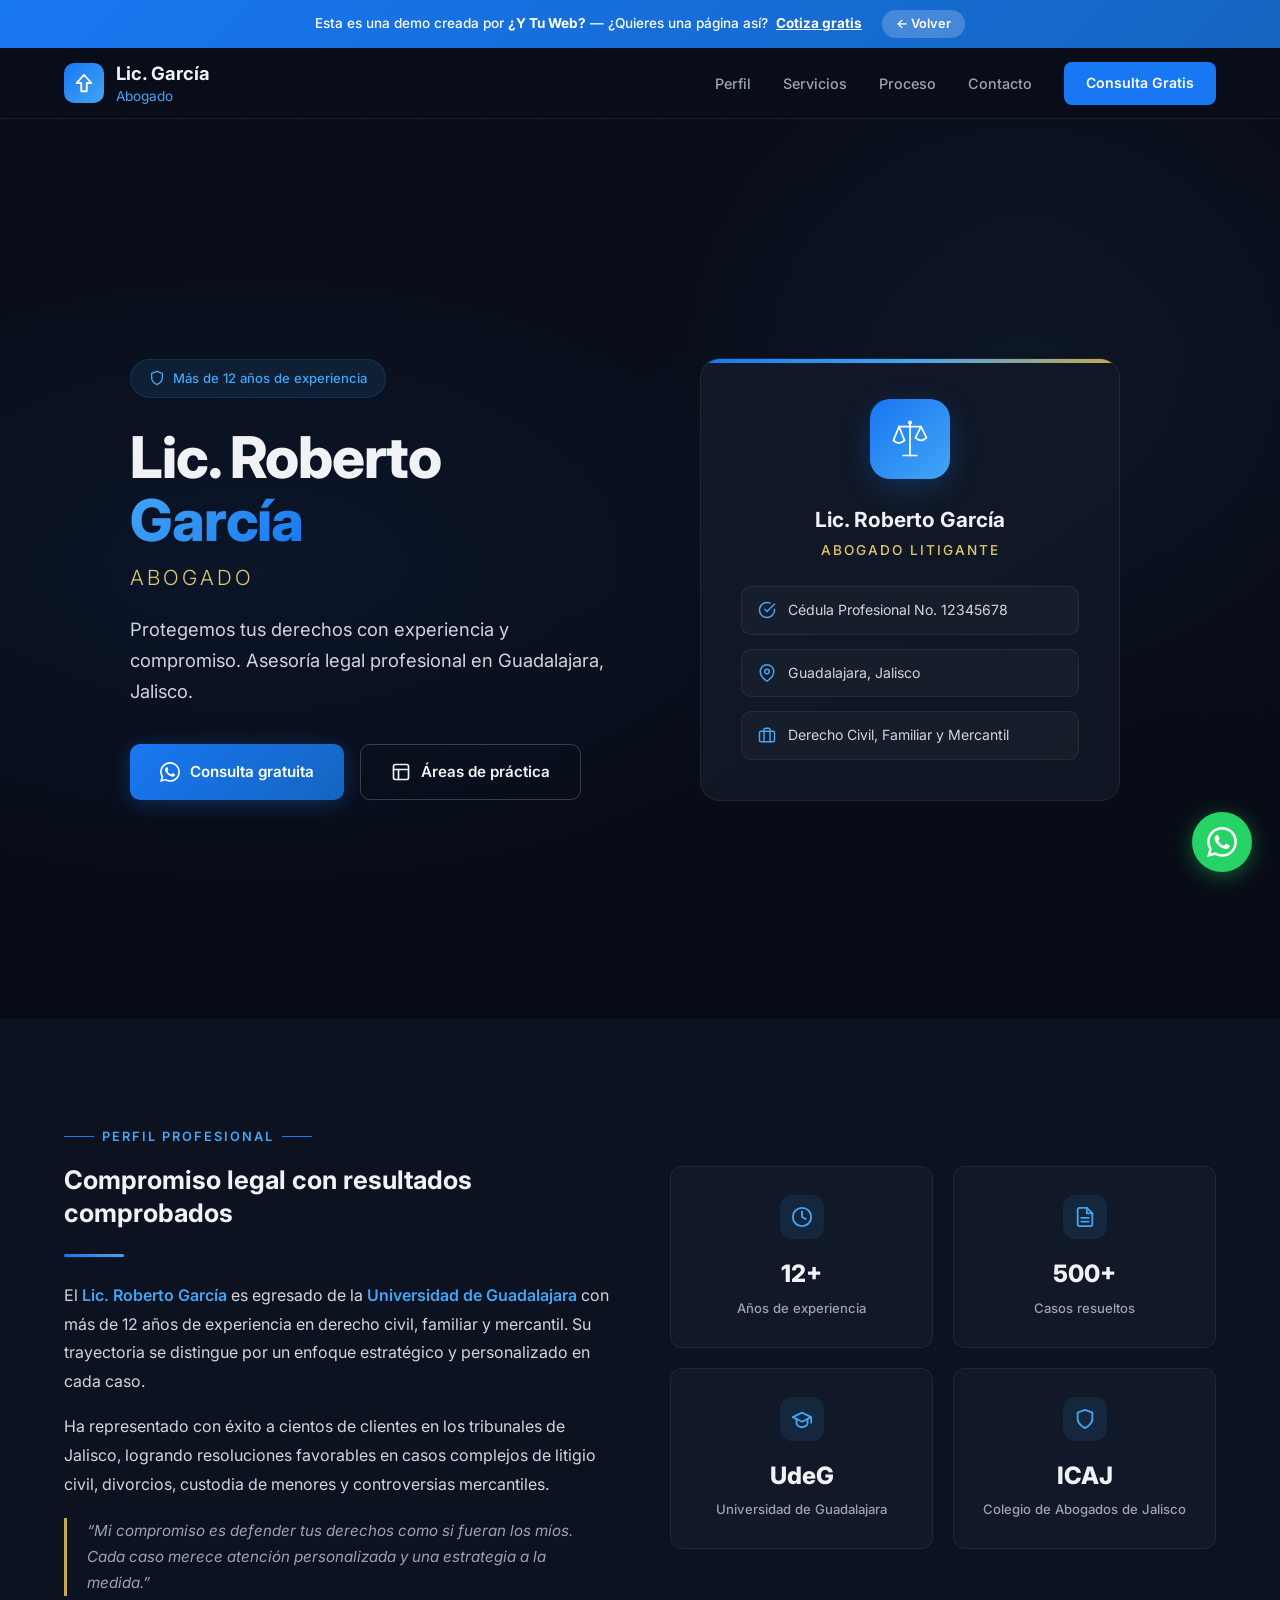
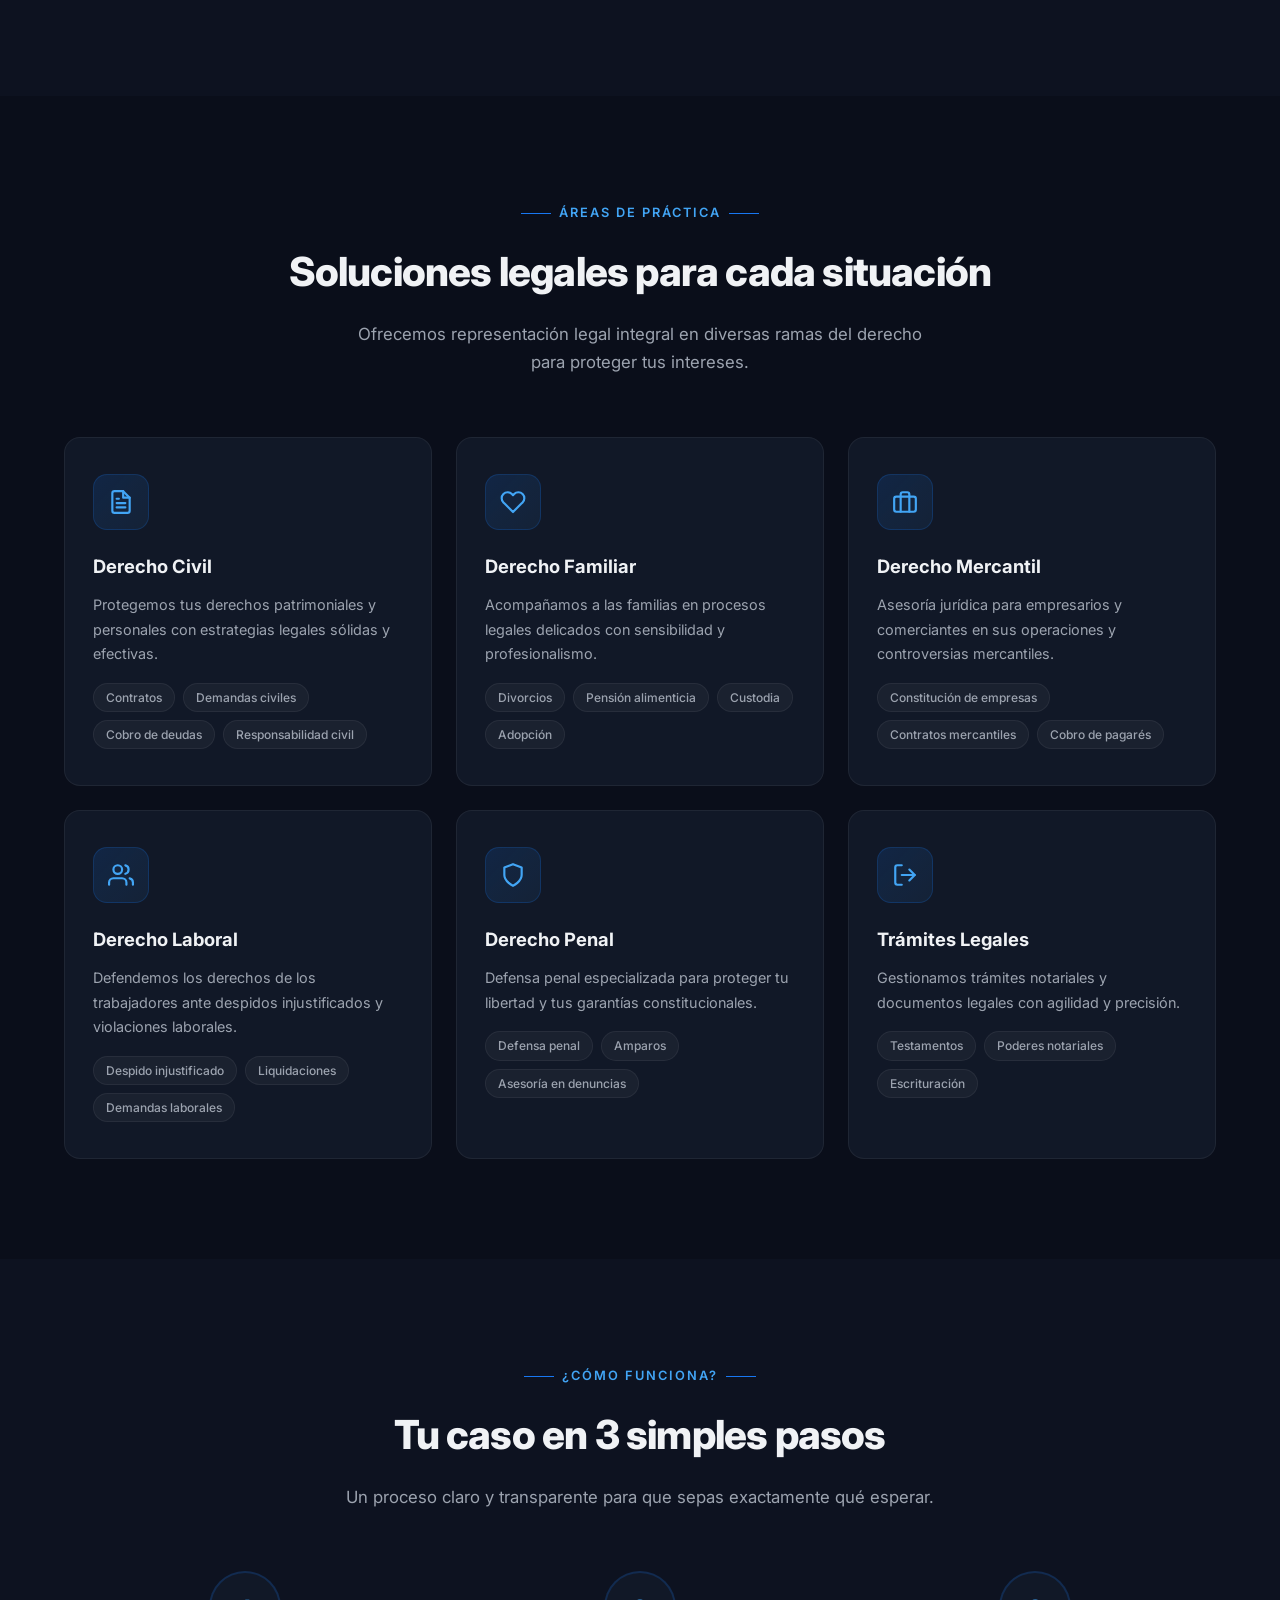
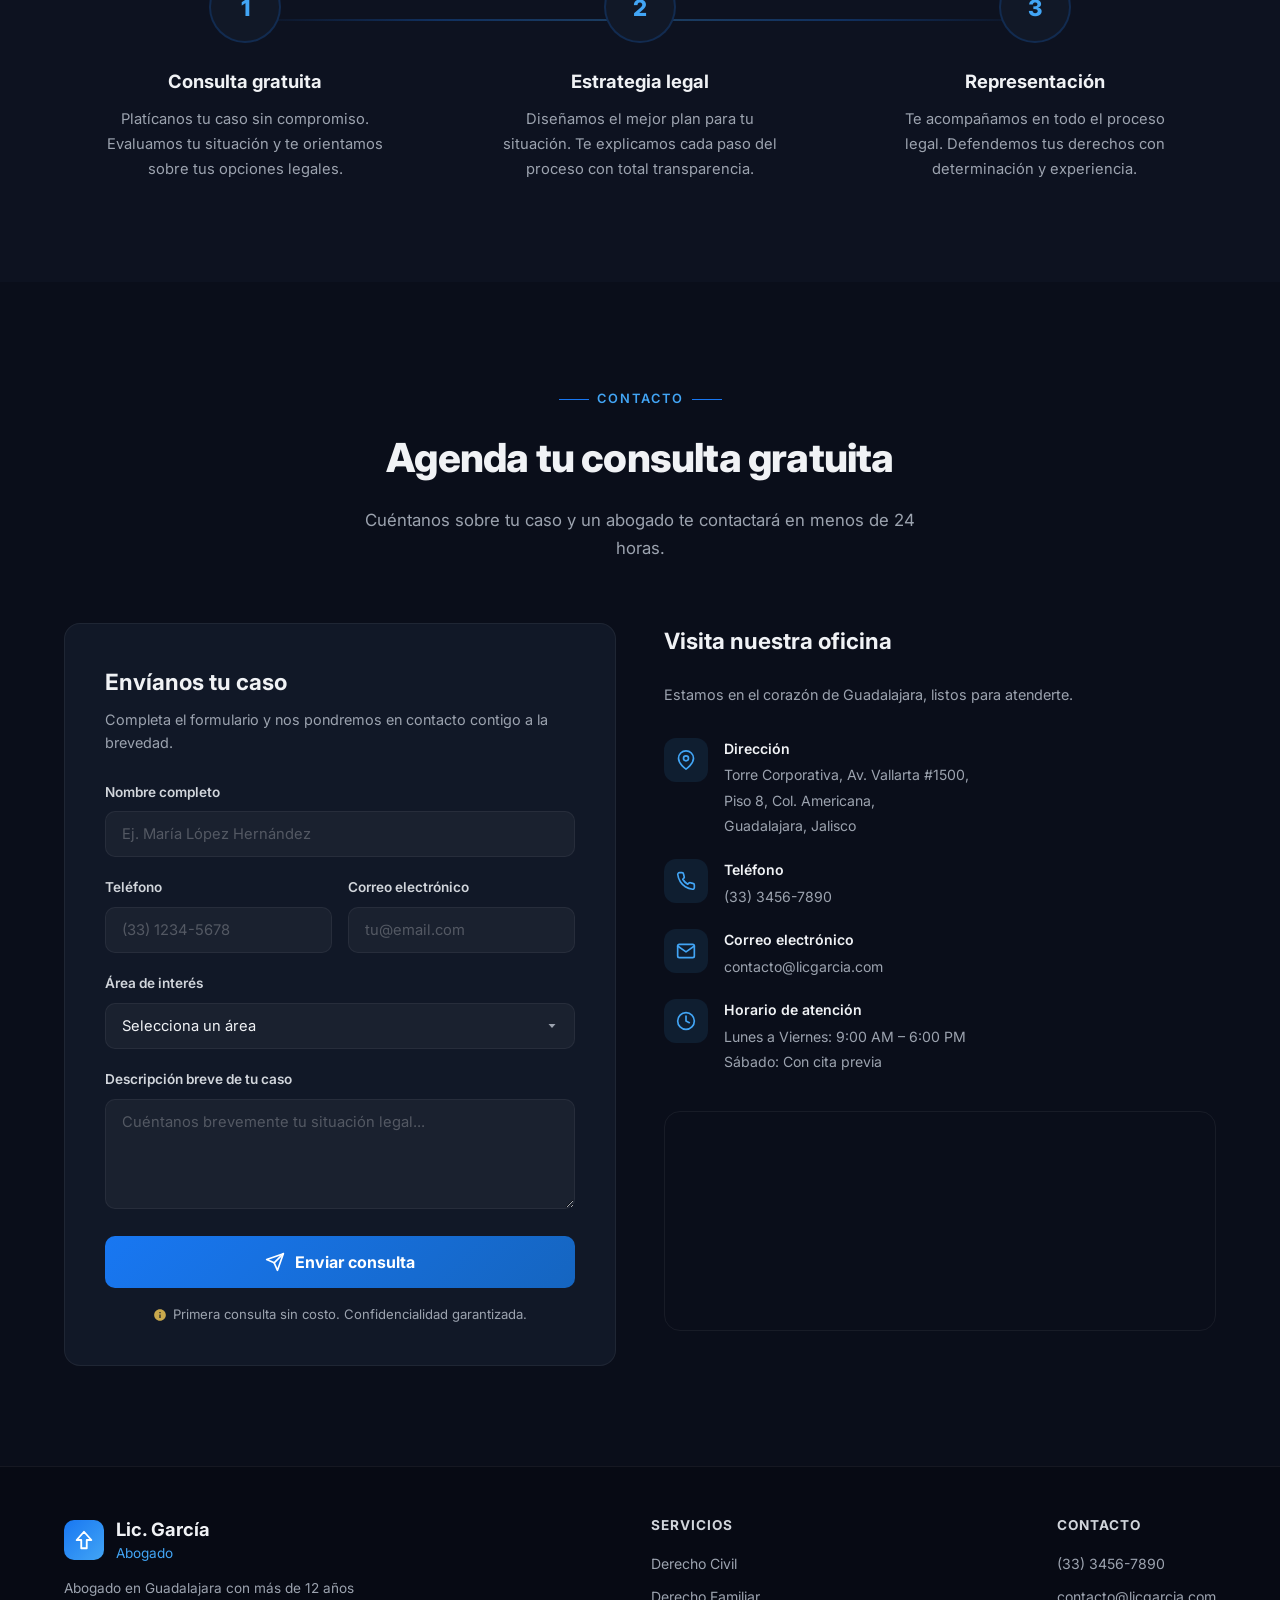
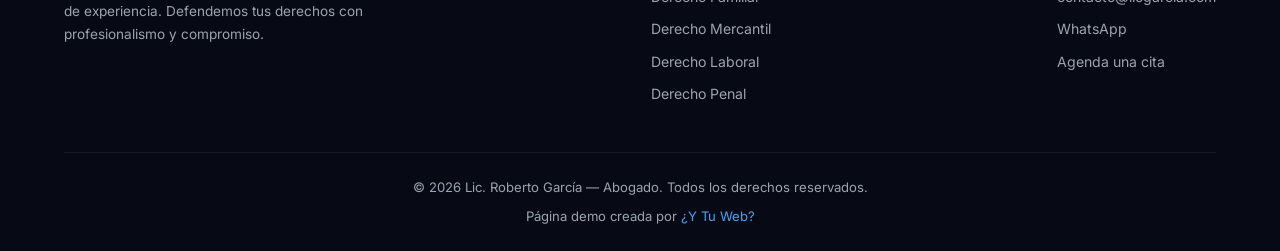
<file: demos/profesionista.html>
<!DOCTYPE html>
<html lang="es">
<head>
    <meta charset="UTF-8">
    <meta name="viewport" content="width=device-width, initial-scale=1.0">
    <title>Lic. Roberto García — Abogado | Derecho Civil, Familiar y Mercantil en Guadalajara</title>
    <meta name="description" content="Abogado en Guadalajara con más de 12 años de experiencia en derecho civil, familiar, mercantil, laboral y penal. Primera consulta gratuita.">
    <link rel="preconnect" href="https://fonts.googleapis.com">
    <link rel="preconnect" href="https://fonts.gstatic.com" crossorigin>
    <link href="https://fonts.googleapis.com/css2?family=Inter:wght@300;400;500;600;700;800;900&display=swap" rel="stylesheet">
    <style>
        /* ===== RESET & BASE ===== */
        *, *::before, *::after {
            margin: 0;
            padding: 0;
            box-sizing: border-box;
        }

        :root {
            --bg-dark: #0a0e1a;
            --bg-card: #111827;
            --bg-card-hover: #1a2332;
            --bg-section-alt: #0d1220;
            --blue-primary: #1877F2;
            --blue-light: #42a5f5;
            --blue-glow: rgba(24, 119, 242, 0.3);
            --blue-subtle: rgba(66, 165, 245, 0.1);
            --gold: #c9a84c;
            --gold-light: #e2c66d;
            --text-white: #f0f2f5;
            --text-gray: #9ca3af;
            --text-gray-light: #d1d5db;
            --border-color: rgba(255, 255, 255, 0.06);
            --border-blue: rgba(24, 119, 242, 0.2);
            --radius: 12px;
            --radius-lg: 16px;
            --shadow: 0 4px 24px rgba(0, 0, 0, 0.3);
            --shadow-blue: 0 4px 30px rgba(24, 119, 242, 0.15);
            --transition: 0.3s cubic-bezier(0.4, 0, 0.2, 1);
        }

        html {
            scroll-behavior: smooth;
            scroll-padding-top: 80px;
        }

        body {
            font-family: 'Inter', -apple-system, BlinkMacSystemFont, sans-serif;
            background: var(--bg-dark);
            color: var(--text-white);
            line-height: 1.6;
            overflow-x: hidden;
            -webkit-font-smoothing: antialiased;
        }

        img { max-width: 100%; display: block; }
        a { text-decoration: none; color: inherit; }
        ul { list-style: none; }

        .container {
            max-width: 1200px;
            margin: 0 auto;
            padding: 0 24px;
        }

        /* ===== DEMO BANNER ===== */
        .demo-banner {
            background: linear-gradient(135deg, var(--blue-primary), #1565c0);
            padding: 10px 24px;
            text-align: center;
            font-size: 0.85rem;
            font-weight: 500;
            color: #fff;
            position: relative;
            z-index: 1000;
            display: flex;
            align-items: center;
            justify-content: center;
            gap: 8px;
            flex-wrap: wrap;
        }

        .demo-banner a {
            color: #fff;
            text-decoration: underline;
            font-weight: 700;
            transition: opacity var(--transition);
        }

        .demo-banner a:hover { opacity: 0.85; }

        .demo-banner .volver {
            background: rgba(255,255,255,0.2);
            padding: 4px 14px;
            border-radius: 20px;
            text-decoration: none;
            font-weight: 600;
            margin-left: 12px;
            font-size: 0.8rem;
            transition: background var(--transition);
        }

        .demo-banner .volver:hover { background: rgba(255,255,255,0.35); }

        /* ===== NAVBAR ===== */
        .navbar {
            position: sticky;
            top: 0;
            z-index: 999;
            background: rgba(10, 14, 26, 0.92);
            backdrop-filter: blur(20px);
            -webkit-backdrop-filter: blur(20px);
            border-bottom: 1px solid var(--border-color);
            padding: 0 24px;
            transition: box-shadow var(--transition);
        }

        .navbar.scrolled {
            box-shadow: 0 2px 20px rgba(0, 0, 0, 0.4);
        }

        .navbar .container {
            display: flex;
            align-items: center;
            justify-content: space-between;
            height: 70px;
        }

        .nav-logo {
            display: flex;
            align-items: center;
            gap: 12px;
            font-weight: 700;
            font-size: 1.15rem;
            color: var(--text-white);
        }

        .nav-logo-icon {
            width: 40px;
            height: 40px;
            background: linear-gradient(135deg, var(--blue-primary), var(--blue-light));
            border-radius: 10px;
            display: flex;
            align-items: center;
            justify-content: center;
            flex-shrink: 0;
        }

        .nav-logo-icon svg { width: 22px; height: 22px; }

        .nav-logo span {
            color: var(--blue-light);
            font-weight: 400;
            font-size: 0.85rem;
            display: block;
            margin-top: -2px;
        }

        .nav-links {
            display: flex;
            align-items: center;
            gap: 32px;
        }

        .nav-links a {
            font-size: 0.9rem;
            font-weight: 500;
            color: var(--text-gray);
            transition: color var(--transition);
            position: relative;
        }

        .nav-links a::after {
            content: '';
            position: absolute;
            bottom: -4px;
            left: 0;
            width: 0;
            height: 2px;
            background: var(--blue-primary);
            transition: width var(--transition);
        }

        .nav-links a:hover { color: var(--text-white); }
        .nav-links a:hover::after { width: 100%; }

        .nav-cta {
            background: var(--blue-primary) !important;
            color: #fff !important;
            padding: 10px 22px;
            border-radius: 8px;
            font-weight: 600 !important;
            font-size: 0.88rem !important;
            transition: background var(--transition), transform var(--transition) !important;
        }

        .nav-cta:hover {
            background: #1565c0 !important;
            transform: translateY(-1px);
        }

        .nav-cta::after { display: none !important; }

        .hamburger {
            display: none;
            flex-direction: column;
            gap: 5px;
            cursor: pointer;
            padding: 8px;
            background: none;
            border: none;
        }

        .hamburger span {
            width: 24px;
            height: 2px;
            background: var(--text-white);
            border-radius: 2px;
            transition: var(--transition);
        }

        /* ===== HERO ===== */
        .hero {
            position: relative;
            min-height: 100vh;
            display: flex;
            align-items: center;
            overflow: hidden;
            padding: 100px 0 80px;
        }

        .hero::before {
            content: '';
            position: absolute;
            inset: 0;
            background:
                radial-gradient(ellipse 80% 60% at 20% 50%, rgba(24, 119, 242, 0.08) 0%, transparent 60%),
                radial-gradient(ellipse 60% 80% at 80% 30%, rgba(66, 165, 245, 0.06) 0%, transparent 50%),
                linear-gradient(180deg, var(--bg-dark) 0%, #080c16 100%);
            z-index: 0;
        }

        .hero-pattern {
            position: absolute;
            inset: 0;
            z-index: 0;
            opacity: 0.03;
            background-image:
                linear-gradient(rgba(255,255,255,0.1) 1px, transparent 1px),
                linear-gradient(90deg, rgba(255,255,255,0.1) 1px, transparent 1px);
            background-size: 60px 60px;
        }

        .hero .container {
            position: relative;
            z-index: 1;
            display: grid;
            grid-template-columns: 1fr 1fr;
            gap: 60px;
            align-items: center;
        }

        .hero-content { max-width: 560px; }

        .hero-badge {
            display: inline-flex;
            align-items: center;
            gap: 8px;
            background: var(--blue-subtle);
            border: 1px solid var(--border-blue);
            padding: 8px 18px;
            border-radius: 50px;
            font-size: 0.82rem;
            font-weight: 500;
            color: var(--blue-light);
            margin-bottom: 28px;
        }

        .hero-badge svg { width: 16px; height: 16px; }

        .hero h1 {
            font-size: clamp(2.4rem, 5vw, 3.6rem);
            font-weight: 800;
            line-height: 1.1;
            margin-bottom: 8px;
            letter-spacing: -0.02em;
        }

        .hero h1 .gradient-text {
            background: linear-gradient(135deg, var(--blue-light), var(--blue-primary));
            -webkit-background-clip: text;
            -webkit-text-fill-color: transparent;
            background-clip: text;
        }

        .hero-subtitle {
            font-size: 1.3rem;
            font-weight: 300;
            color: var(--gold-light);
            margin-bottom: 20px;
            letter-spacing: 3px;
            text-transform: uppercase;
        }

        .hero-tagline {
            font-size: 1.15rem;
            color: var(--text-gray-light);
            line-height: 1.7;
            margin-bottom: 36px;
            max-width: 480px;
        }

        .hero-buttons {
            display: flex;
            gap: 16px;
            flex-wrap: wrap;
        }

        .btn {
            display: inline-flex;
            align-items: center;
            gap: 10px;
            padding: 15px 30px;
            border-radius: 10px;
            font-weight: 600;
            font-size: 0.95rem;
            cursor: pointer;
            border: none;
            transition: all var(--transition);
            font-family: inherit;
        }

        .btn svg { width: 20px; height: 20px; flex-shrink: 0; }

        .btn-primary {
            background: linear-gradient(135deg, var(--blue-primary), #1565c0);
            color: #fff;
            box-shadow: 0 4px 20px rgba(24, 119, 242, 0.3);
        }

        .btn-primary:hover {
            transform: translateY(-2px);
            box-shadow: 0 8px 30px rgba(24, 119, 242, 0.4);
        }

        .btn-outline {
            background: transparent;
            color: var(--text-white);
            border: 1.5px solid rgba(255, 255, 255, 0.2);
        }

        .btn-outline:hover {
            border-color: var(--blue-primary);
            background: rgba(24, 119, 242, 0.08);
            transform: translateY(-2px);
        }

        .hero-visual {
            display: flex;
            justify-content: center;
            align-items: center;
            position: relative;
        }

        .hero-card {
            background: linear-gradient(145deg, var(--bg-card), #0f1623);
            border: 1px solid var(--border-color);
            border-radius: 20px;
            padding: 40px;
            width: 100%;
            max-width: 420px;
            position: relative;
            overflow: hidden;
        }

        .hero-card::before {
            content: '';
            position: absolute;
            top: 0;
            left: 0;
            right: 0;
            height: 4px;
            background: linear-gradient(90deg, var(--blue-primary), var(--blue-light), var(--gold));
        }

        .hero-card-scales {
            width: 80px;
            height: 80px;
            margin: 0 auto 24px;
            background: linear-gradient(135deg, var(--blue-primary), var(--blue-light));
            border-radius: 20px;
            display: flex;
            align-items: center;
            justify-content: center;
            box-shadow: 0 8px 30px rgba(24, 119, 242, 0.25);
        }

        .hero-card-scales svg { width: 44px; height: 44px; }

        .hero-card h3 {
            text-align: center;
            font-size: 1.3rem;
            font-weight: 700;
            margin-bottom: 4px;
        }

        .hero-card .card-title-sub {
            text-align: center;
            color: var(--gold-light);
            font-size: 0.85rem;
            font-weight: 500;
            letter-spacing: 2px;
            text-transform: uppercase;
            margin-bottom: 24px;
        }

        .hero-card-info {
            display: flex;
            flex-direction: column;
            gap: 14px;
        }

        .hero-card-info-item {
            display: flex;
            align-items: center;
            gap: 12px;
            padding: 12px 16px;
            background: rgba(255, 255, 255, 0.03);
            border-radius: 10px;
            border: 1px solid var(--border-color);
        }

        .hero-card-info-item svg {
            width: 18px;
            height: 18px;
            color: var(--blue-light);
            flex-shrink: 0;
        }

        .hero-card-info-item span {
            font-size: 0.88rem;
            color: var(--text-gray-light);
        }

        /* ===== SECTION COMMON ===== */
        .section {
            padding: 100px 0;
        }

        .section-alt {
            background: var(--bg-section-alt);
        }

        .section-header {
            text-align: center;
            margin-bottom: 60px;
        }

        .section-label {
            display: inline-flex;
            align-items: center;
            gap: 8px;
            font-size: 0.8rem;
            font-weight: 600;
            color: var(--blue-light);
            text-transform: uppercase;
            letter-spacing: 2px;
            margin-bottom: 16px;
        }

        .section-label::before,
        .section-label::after {
            content: '';
            width: 30px;
            height: 1px;
            background: var(--blue-primary);
        }

        .section-title {
            font-size: clamp(1.8rem, 3.5vw, 2.5rem);
            font-weight: 800;
            margin-bottom: 16px;
            letter-spacing: -0.02em;
        }

        .section-subtitle {
            font-size: 1.05rem;
            color: var(--text-gray);
            max-width: 600px;
            margin: 0 auto;
            line-height: 1.7;
        }

        /* ===== ABOUT / PROFILE ===== */
        .about-grid {
            display: grid;
            grid-template-columns: 1fr 1fr;
            gap: 60px;
            align-items: center;
        }

        .about-text h3 {
            font-size: 1.6rem;
            font-weight: 700;
            margin-bottom: 20px;
            line-height: 1.3;
        }

        .about-text p {
            color: var(--text-gray-light);
            font-size: 1rem;
            line-height: 1.8;
            margin-bottom: 16px;
        }

        .about-text .highlight {
            color: var(--blue-light);
            font-weight: 600;
        }

        .about-divider {
            width: 60px;
            height: 3px;
            background: linear-gradient(90deg, var(--blue-primary), var(--blue-light));
            border-radius: 3px;
            margin: 24px 0;
        }

        .about-quote {
            font-style: italic;
            color: var(--text-gray);
            border-left: 3px solid var(--gold);
            padding-left: 20px;
            margin-top: 20px;
            font-size: 0.95rem;
            line-height: 1.7;
        }

        .stats-grid {
            display: grid;
            grid-template-columns: 1fr 1fr;
            gap: 20px;
        }

        .stat-card {
            background: var(--bg-card);
            border: 1px solid var(--border-color);
            border-radius: var(--radius);
            padding: 28px 24px;
            text-align: center;
            transition: all var(--transition);
            position: relative;
            overflow: hidden;
        }

        .stat-card::before {
            content: '';
            position: absolute;
            top: 0;
            left: 0;
            right: 0;
            height: 2px;
            background: linear-gradient(90deg, var(--blue-primary), var(--blue-light));
            opacity: 0;
            transition: opacity var(--transition);
        }

        .stat-card:hover {
            border-color: var(--border-blue);
            transform: translateY(-4px);
            box-shadow: var(--shadow-blue);
        }

        .stat-card:hover::before { opacity: 1; }

        .stat-icon {
            width: 44px;
            height: 44px;
            background: var(--blue-subtle);
            border-radius: 12px;
            display: flex;
            align-items: center;
            justify-content: center;
            margin: 0 auto 16px;
        }

        .stat-icon svg {
            width: 22px;
            height: 22px;
            color: var(--blue-light);
        }

        .stat-number {
            font-size: 1.5rem;
            font-weight: 800;
            color: var(--text-white);
            margin-bottom: 4px;
        }

        .stat-label {
            font-size: 0.82rem;
            color: var(--text-gray);
            font-weight: 500;
        }

        /* ===== PRACTICE AREAS ===== */
        .areas-grid {
            display: grid;
            grid-template-columns: repeat(3, 1fr);
            gap: 24px;
        }

        .area-card {
            background: var(--bg-card);
            border: 1px solid var(--border-color);
            border-radius: var(--radius-lg);
            padding: 36px 28px;
            transition: all var(--transition);
            position: relative;
            overflow: hidden;
        }

        .area-card::before {
            content: '';
            position: absolute;
            top: 0;
            left: 0;
            right: 0;
            height: 3px;
            background: linear-gradient(90deg, var(--blue-primary), var(--blue-light));
            transform: scaleX(0);
            transition: transform var(--transition);
            transform-origin: left;
        }

        .area-card:hover {
            border-color: var(--border-blue);
            transform: translateY(-6px);
            box-shadow: var(--shadow-blue);
        }

        .area-card:hover::before { transform: scaleX(1); }

        .area-icon {
            width: 56px;
            height: 56px;
            background: linear-gradient(135deg, rgba(24, 119, 242, 0.15), rgba(66, 165, 245, 0.08));
            border: 1px solid var(--border-blue);
            border-radius: 14px;
            display: flex;
            align-items: center;
            justify-content: center;
            margin-bottom: 22px;
            transition: all var(--transition);
        }

        .area-card:hover .area-icon {
            background: linear-gradient(135deg, var(--blue-primary), var(--blue-light));
            border-color: transparent;
            box-shadow: 0 6px 20px rgba(24, 119, 242, 0.3);
        }

        .area-icon svg {
            width: 26px;
            height: 26px;
            color: var(--blue-light);
            transition: color var(--transition);
        }

        .area-card:hover .area-icon svg { color: #fff; }

        .area-card h3 {
            font-size: 1.15rem;
            font-weight: 700;
            margin-bottom: 12px;
            color: var(--text-white);
        }

        .area-card p {
            font-size: 0.9rem;
            color: var(--text-gray);
            line-height: 1.7;
        }

        .area-card-tags {
            display: flex;
            flex-wrap: wrap;
            gap: 8px;
            margin-top: 16px;
        }

        .area-tag {
            font-size: 0.75rem;
            padding: 4px 12px;
            background: rgba(255, 255, 255, 0.04);
            border: 1px solid var(--border-color);
            border-radius: 20px;
            color: var(--text-gray);
            font-weight: 500;
        }

        /* ===== PROCESS ===== */
        .process-grid {
            display: grid;
            grid-template-columns: repeat(3, 1fr);
            gap: 32px;
            position: relative;
        }

        .process-grid::before {
            content: '';
            position: absolute;
            top: 48px;
            left: 15%;
            right: 15%;
            height: 2px;
            background: linear-gradient(90deg, transparent, var(--blue-primary), var(--blue-light), var(--blue-primary), transparent);
            opacity: 0.3;
        }

        .process-step {
            text-align: center;
            position: relative;
        }

        .process-number {
            width: 72px;
            height: 72px;
            margin: 0 auto 24px;
            background: var(--bg-card);
            border: 2px solid var(--border-blue);
            border-radius: 50%;
            display: flex;
            align-items: center;
            justify-content: center;
            font-size: 1.4rem;
            font-weight: 800;
            color: var(--blue-light);
            position: relative;
            z-index: 1;
            transition: all var(--transition);
        }

        .process-step:hover .process-number {
            background: linear-gradient(135deg, var(--blue-primary), var(--blue-light));
            color: #fff;
            border-color: transparent;
            box-shadow: 0 8px 30px rgba(24, 119, 242, 0.35);
            transform: scale(1.1);
        }

        .process-step h3 {
            font-size: 1.15rem;
            font-weight: 700;
            margin-bottom: 10px;
        }

        .process-step p {
            font-size: 0.92rem;
            color: var(--text-gray);
            line-height: 1.7;
            max-width: 280px;
            margin: 0 auto;
        }

        /* ===== CONTACT ===== */
        .contact-grid {
            display: grid;
            grid-template-columns: 1fr 1fr;
            gap: 48px;
        }

        .contact-form-wrapper {
            background: var(--bg-card);
            border: 1px solid var(--border-color);
            border-radius: var(--radius-lg);
            padding: 40px;
        }

        .contact-form-wrapper h3 {
            font-size: 1.4rem;
            font-weight: 700;
            margin-bottom: 8px;
        }

        .contact-form-wrapper .form-intro {
            color: var(--text-gray);
            font-size: 0.9rem;
            margin-bottom: 28px;
        }

        .form-group {
            margin-bottom: 20px;
        }

        .form-group label {
            display: block;
            font-size: 0.85rem;
            font-weight: 600;
            color: var(--text-gray-light);
            margin-bottom: 8px;
        }

        .form-group input,
        .form-group select,
        .form-group textarea {
            width: 100%;
            padding: 13px 16px;
            background: rgba(255, 255, 255, 0.04);
            border: 1px solid var(--border-color);
            border-radius: 10px;
            color: var(--text-white);
            font-family: inherit;
            font-size: 0.92rem;
            transition: all var(--transition);
            outline: none;
        }

        .form-group input:focus,
        .form-group select:focus,
        .form-group textarea:focus {
            border-color: var(--blue-primary);
            box-shadow: 0 0 0 3px rgba(24, 119, 242, 0.15);
        }

        .form-group input::placeholder,
        .form-group textarea::placeholder {
            color: rgba(255, 255, 255, 0.25);
        }

        .form-group select {
            appearance: none;
            background-image: url("data:image/svg+xml,%3Csvg xmlns='http://www.w3.org/2000/svg' width='16' height='16' fill='%239ca3af' viewBox='0 0 16 16'%3E%3Cpath d='M4.5 6l3.5 4 3.5-4z'/%3E%3C/svg%3E");
            background-repeat: no-repeat;
            background-position: right 14px center;
            padding-right: 40px;
            cursor: pointer;
        }

        .form-group select option {
            background: var(--bg-card);
            color: var(--text-white);
        }

        .form-group textarea {
            resize: vertical;
            min-height: 110px;
        }

        .btn-submit {
            width: 100%;
            padding: 16px;
            background: linear-gradient(135deg, var(--blue-primary), #1565c0);
            color: #fff;
            border: none;
            border-radius: 10px;
            font-family: inherit;
            font-size: 1rem;
            font-weight: 700;
            cursor: pointer;
            transition: all var(--transition);
            display: flex;
            align-items: center;
            justify-content: center;
            gap: 10px;
        }

        .btn-submit:hover {
            transform: translateY(-2px);
            box-shadow: 0 8px 30px rgba(24, 119, 242, 0.35);
        }

        .btn-submit svg { width: 20px; height: 20px; }

        .form-note {
            text-align: center;
            margin-top: 16px;
            font-size: 0.82rem;
            color: var(--text-gray);
            display: flex;
            align-items: center;
            justify-content: center;
            gap: 6px;
        }

        .form-note svg { width: 14px; height: 14px; color: var(--gold); flex-shrink: 0; }

        /* ===== LOCATION ===== */
        .location-info {
            display: flex;
            flex-direction: column;
            gap: 20px;
        }

        .location-info h3 {
            font-size: 1.4rem;
            font-weight: 700;
            margin-bottom: 4px;
        }

        .location-info .loc-subtitle {
            color: var(--text-gray);
            font-size: 0.9rem;
            margin-bottom: 12px;
        }

        .location-item {
            display: flex;
            gap: 16px;
            align-items: flex-start;
        }

        .location-item-icon {
            width: 44px;
            height: 44px;
            background: var(--blue-subtle);
            border-radius: 12px;
            display: flex;
            align-items: center;
            justify-content: center;
            flex-shrink: 0;
        }

        .location-item-icon svg {
            width: 20px;
            height: 20px;
            color: var(--blue-light);
        }

        .location-item-text strong {
            display: block;
            font-size: 0.88rem;
            font-weight: 600;
            margin-bottom: 2px;
        }

        .location-item-text span,
        .location-item-text a {
            font-size: 0.88rem;
            color: var(--text-gray);
            line-height: 1.6;
        }

        .location-item-text a:hover { color: var(--blue-light); }

        .map-wrapper {
            border-radius: var(--radius-lg);
            overflow: hidden;
            border: 1px solid var(--border-color);
            margin-top: 16px;
            height: 220px;
        }

        .map-wrapper iframe {
            width: 100%;
            height: 100%;
            border: 0;
            filter: brightness(0.7) contrast(1.1) saturate(0.3);
        }

        /* ===== FOOTER ===== */
        .footer {
            background: #070a14;
            border-top: 1px solid var(--border-color);
            padding: 48px 0 24px;
        }

        .footer-top {
            display: flex;
            justify-content: space-between;
            align-items: flex-start;
            flex-wrap: wrap;
            gap: 32px;
            margin-bottom: 36px;
        }

        .footer-brand {
            max-width: 300px;
        }

        .footer-brand .nav-logo {
            margin-bottom: 12px;
        }

        .footer-brand p {
            font-size: 0.85rem;
            color: var(--text-gray);
            line-height: 1.7;
        }

        .footer-links h4 {
            font-size: 0.85rem;
            font-weight: 700;
            text-transform: uppercase;
            letter-spacing: 1px;
            color: var(--text-gray-light);
            margin-bottom: 16px;
        }

        .footer-links a {
            display: block;
            font-size: 0.88rem;
            color: var(--text-gray);
            margin-bottom: 10px;
            transition: color var(--transition);
        }

        .footer-links a:hover { color: var(--blue-light); }

        .footer-bottom {
            border-top: 1px solid var(--border-color);
            padding-top: 24px;
            text-align: center;
            font-size: 0.82rem;
            color: var(--text-gray);
        }

        .footer-bottom a { color: var(--blue-light); }

        /* ===== WHATSAPP FLOAT ===== */
        .whatsapp-float {
            position: fixed;
            bottom: 28px;
            right: 28px;
            z-index: 9999;
            width: 60px;
            height: 60px;
            background: #25D366;
            border-radius: 50%;
            display: flex;
            align-items: center;
            justify-content: center;
            box-shadow: 0 4px 20px rgba(37, 211, 102, 0.4);
            transition: all var(--transition);
            animation: pulse-wa 2s infinite;
        }

        .whatsapp-float:hover {
            transform: scale(1.1);
            box-shadow: 0 6px 30px rgba(37, 211, 102, 0.5);
        }

        .whatsapp-float svg { width: 30px; height: 30px; }

        @keyframes pulse-wa {
            0%, 100% { box-shadow: 0 4px 20px rgba(37, 211, 102, 0.4); }
            50% { box-shadow: 0 4px 30px rgba(37, 211, 102, 0.6), 0 0 0 12px rgba(37, 211, 102, 0.1); }
        }

        /* ===== SCROLL REVEAL ===== */
        .reveal {
            opacity: 0;
            transform: translateY(40px);
            transition: opacity 0.7s cubic-bezier(0.4, 0, 0.2, 1), transform 0.7s cubic-bezier(0.4, 0, 0.2, 1);
        }

        .reveal.visible {
            opacity: 1;
            transform: translateY(0);
        }

        .reveal-delay-1 { transition-delay: 0.1s; }
        .reveal-delay-2 { transition-delay: 0.2s; }
        .reveal-delay-3 { transition-delay: 0.3s; }
        .reveal-delay-4 { transition-delay: 0.4s; }
        .reveal-delay-5 { transition-delay: 0.5s; }
        .reveal-delay-6 { transition-delay: 0.6s; }

        /* ===== MOBILE RESPONSIVE ===== */
        @media (max-width: 1024px) {
            .hero .container {
                grid-template-columns: 1fr;
                text-align: center;
            }

            .hero-content { max-width: 100%; }
            .hero-tagline { margin: 0 auto 36px; }
            .hero-buttons { justify-content: center; }

            .hero-visual {
                order: -1;
            }

            .hero-card { max-width: 360px; }

            .about-grid {
                grid-template-columns: 1fr;
            }

            .areas-grid {
                grid-template-columns: repeat(2, 1fr);
            }

            .contact-grid {
                grid-template-columns: 1fr;
            }
        }

        @media (max-width: 768px) {
            .section { padding: 70px 0; }

            .nav-links {
                position: fixed;
                top: 0;
                right: -100%;
                width: 80%;
                max-width: 320px;
                height: 100vh;
                background: var(--bg-card);
                flex-direction: column;
                padding: 80px 32px 32px;
                gap: 24px;
                transition: right var(--transition);
                box-shadow: -10px 0 40px rgba(0, 0, 0, 0.5);
                z-index: 1001;
                border-left: 1px solid var(--border-color);
            }

            .nav-links.active { right: 0; }

            .nav-links a { font-size: 1.05rem; }

            .hamburger { display: flex; z-index: 1002; }

            .hamburger.active span:nth-child(1) {
                transform: rotate(45deg) translate(5px, 5px);
            }
            .hamburger.active span:nth-child(2) { opacity: 0; }
            .hamburger.active span:nth-child(3) {
                transform: rotate(-45deg) translate(5px, -5px);
            }

            .mobile-overlay {
                display: none;
                position: fixed;
                inset: 0;
                background: rgba(0, 0, 0, 0.6);
                z-index: 1000;
            }

            .mobile-overlay.active { display: block; }

            .hero { min-height: auto; padding: 60px 0; }
            .hero-card { display: none; }

            .process-grid { grid-template-columns: 1fr; gap: 40px; }
            .process-grid::before { display: none; }

            .areas-grid { grid-template-columns: 1fr; }

            .stats-grid { grid-template-columns: 1fr 1fr; }

            .contact-form-wrapper { padding: 28px 20px; }

            .footer-top { flex-direction: column; }
        }

        @media (max-width: 480px) {
            .container { padding: 0 16px; }
            .hero-buttons { flex-direction: column; align-items: stretch; }
            .btn { justify-content: center; }
            .demo-banner { font-size: 0.78rem; padding: 8px 16px; }
            .stats-grid { grid-template-columns: 1fr; }
        }
    </style>
</head>
<body>

    <!-- Demo Banner -->
    <div class="demo-banner">
        <span>Esta es una demo creada por <strong>&iquest;Y Tu Web?</strong> &mdash; &iquest;Quieres una p&aacute;gina as&iacute;?</span>
        <a href="https://wa.me/5213312345678" target="_blank" rel="noopener">Cotiza gratis</a>
        <a href="../index.html#demos" class="volver">&larr; Volver</a>
    </div>

    <!-- Navbar -->
    <nav class="navbar" id="navbar">
        <div class="container">
            <a href="#" class="nav-logo">
                <div class="nav-logo-icon">
                    <svg viewBox="0 0 24 24" fill="none" stroke="white" stroke-width="2" stroke-linecap="round" stroke-linejoin="round">
                        <path d="M12 3l-8 9h5v9h6v-9h5z"/>
                    </svg>
                </div>
                <div>
                    Lic. Garc&iacute;a
                    <span>Abogado</span>
                </div>
            </a>
            <div class="nav-links" id="navLinks">
                <a href="#about">Perfil</a>
                <a href="#areas">Servicios</a>
                <a href="#proceso">Proceso</a>
                <a href="#contacto">Contacto</a>
                <a href="https://wa.me/5213312345678" class="nav-cta" target="_blank" rel="noopener">Consulta Gratis</a>
            </div>
            <button class="hamburger" id="hamburger" aria-label="Menú de navegación">
                <span></span>
                <span></span>
                <span></span>
            </button>
        </div>
    </nav>
    <div class="mobile-overlay" id="mobileOverlay"></div>

    <!-- Hero -->
    <section class="hero" id="hero">
        <div class="hero-pattern"></div>
        <div class="container">
            <div class="hero-content">
                <div class="hero-badge">
                    <svg viewBox="0 0 24 24" fill="none" stroke="currentColor" stroke-width="2" stroke-linecap="round" stroke-linejoin="round"><path d="M12 22s8-4 8-10V5l-8-3-8 3v7c0 6 8 10 8 10z"/></svg>
                    M&aacute;s de 12 a&ntilde;os de experiencia
                </div>
                <h1>
                    Lic. Roberto<br>
                    <span class="gradient-text">Garc&iacute;a</span>
                </h1>
                <p class="hero-subtitle">Abogado</p>
                <p class="hero-tagline">Protegemos tus derechos con experiencia y compromiso. Asesor&iacute;a legal profesional en Guadalajara, Jalisco.</p>
                <div class="hero-buttons">
                    <a href="https://wa.me/5213312345678?text=Hola%2C%20me%20gustar%C3%ADa%20agendar%20una%20consulta%20gratuita" class="btn btn-primary" target="_blank" rel="noopener">
                        <svg viewBox="0 0 24 24" fill="currentColor"><path d="M17.472 14.382c-.297-.149-1.758-.867-2.03-.967-.273-.099-.471-.148-.67.15-.197.297-.767.966-.94 1.164-.173.199-.347.223-.644.075-.297-.15-1.255-.463-2.39-1.475-.883-.788-1.48-1.761-1.653-2.059-.173-.297-.018-.458.13-.606.134-.133.298-.347.446-.52.149-.174.198-.298.298-.497.099-.198.05-.371-.025-.52-.075-.149-.669-1.612-.916-2.207-.242-.579-.487-.5-.669-.51-.173-.008-.371-.01-.57-.01-.198 0-.52.074-.792.372-.272.297-1.04 1.016-1.04 2.479 0 1.462 1.065 2.875 1.213 3.074.149.198 2.096 3.2 5.077 4.487.709.306 1.262.489 1.694.625.712.227 1.36.195 1.871.118.571-.085 1.758-.719 2.006-1.413.248-.694.248-1.289.173-1.413-.074-.124-.272-.198-.57-.347m-5.421 7.403h-.004a9.87 9.87 0 01-5.031-1.378l-.361-.214-3.741.982.998-3.648-.235-.374a9.86 9.86 0 01-1.51-5.26c.001-5.45 4.436-9.884 9.888-9.884 2.64 0 5.122 1.03 6.988 2.898a9.825 9.825 0 012.893 6.994c-.003 5.45-4.437 9.884-9.885 9.884m8.413-18.297A11.815 11.815 0 0012.05 0C5.495 0 .16 5.335.157 11.892c0 2.096.547 4.142 1.588 5.945L.057 24l6.305-1.654a11.882 11.882 0 005.683 1.448h.005c6.554 0 11.89-5.335 11.893-11.893a11.821 11.821 0 00-3.48-8.413z"/></svg>
                        Consulta gratuita
                    </a>
                    <a href="#areas" class="btn btn-outline">
                        <svg viewBox="0 0 24 24" fill="none" stroke="currentColor" stroke-width="2" stroke-linecap="round" stroke-linejoin="round"><rect x="3" y="3" width="18" height="18" rx="2" ry="2"/><line x1="3" y1="9" x2="21" y2="9"/><line x1="9" y1="21" x2="9" y2="9"/></svg>
                        &Aacute;reas de pr&aacute;ctica
                    </a>
                </div>
            </div>
            <div class="hero-visual">
                <div class="hero-card">
                    <div class="hero-card-scales">
                        <!-- Scales of Justice SVG -->
                        <svg viewBox="0 0 64 64" fill="none" stroke="white" stroke-width="2.5" stroke-linecap="round" stroke-linejoin="round">
                            <line x1="32" y1="8" x2="32" y2="56"/>
                            <line x1="16" y1="14" x2="48" y2="14"/>
                            <circle cx="32" cy="8" r="3" fill="white" stroke="none"/>
                            <line x1="32" y1="56" x2="22" y2="56"/>
                            <line x1="32" y1="56" x2="42" y2="56"/>
                            <path d="M8 34 L16 14 L24 34" fill="none"/>
                            <path d="M8 34 Q16 42 24 34" fill="none"/>
                            <path d="M40 30 L48 14 L56 30" fill="none"/>
                            <path d="M40 30 Q48 38 56 30" fill="none"/>
                        </svg>
                    </div>
                    <h3>Lic. Roberto Garc&iacute;a</h3>
                    <p class="card-title-sub">Abogado Litigante</p>
                    <div class="hero-card-info">
                        <div class="hero-card-info-item">
                            <svg viewBox="0 0 24 24" fill="none" stroke="currentColor" stroke-width="2" stroke-linecap="round" stroke-linejoin="round"><path d="M22 11.08V12a10 10 0 1 1-5.93-9.14"/><polyline points="22 4 12 14.01 9 11.01"/></svg>
                            <span>C&eacute;dula Profesional No. 12345678</span>
                        </div>
                        <div class="hero-card-info-item">
                            <svg viewBox="0 0 24 24" fill="none" stroke="currentColor" stroke-width="2" stroke-linecap="round" stroke-linejoin="round"><path d="M21 10c0 7-9 13-9 13s-9-6-9-13a9 9 0 0 1 18 0z"/><circle cx="12" cy="10" r="3"/></svg>
                            <span>Guadalajara, Jalisco</span>
                        </div>
                        <div class="hero-card-info-item">
                            <svg viewBox="0 0 24 24" fill="none" stroke="currentColor" stroke-width="2" stroke-linecap="round" stroke-linejoin="round"><rect x="2" y="7" width="20" height="14" rx="2" ry="2"/><path d="M16 21V5a2 2 0 0 0-2-2h-4a2 2 0 0 0-2 2v16"/></svg>
                            <span>Derecho Civil, Familiar y Mercantil</span>
                        </div>
                    </div>
                </div>
            </div>
        </div>
    </section>

    <!-- About -->
    <section class="section section-alt" id="about">
        <div class="container">
            <div class="about-grid">
                <div class="about-text reveal">
                    <div class="section-label">Perfil Profesional</div>
                    <h3>Compromiso legal con resultados comprobados</h3>
                    <div class="about-divider"></div>
                    <p>El <span class="highlight">Lic. Roberto Garc&iacute;a</span> es egresado de la <span class="highlight">Universidad de Guadalajara</span> con m&aacute;s de 12 a&ntilde;os de experiencia en derecho civil, familiar y mercantil. Su trayectoria se distingue por un enfoque estrat&eacute;gico y personalizado en cada caso.</p>
                    <p>Ha representado con &eacute;xito a cientos de clientes en los tribunales de Jalisco, logrando resoluciones favorables en casos complejos de litigio civil, divorcios, custodia de menores y controversias mercantiles.</p>
                    <div class="about-quote">
                        &ldquo;Mi compromiso es defender tus derechos como si fueran los m&iacute;os. Cada caso merece atenci&oacute;n personalizada y una estrategia a la medida.&rdquo;
                    </div>
                </div>
                <div class="stats-grid reveal reveal-delay-2">
                    <div class="stat-card">
                        <div class="stat-icon">
                            <svg viewBox="0 0 24 24" fill="none" stroke="currentColor" stroke-width="2" stroke-linecap="round" stroke-linejoin="round"><circle cx="12" cy="12" r="10"/><polyline points="12 6 12 12 16 14"/></svg>
                        </div>
                        <div class="stat-number">12+</div>
                        <div class="stat-label">A&ntilde;os de experiencia</div>
                    </div>
                    <div class="stat-card">
                        <div class="stat-icon">
                            <svg viewBox="0 0 24 24" fill="none" stroke="currentColor" stroke-width="2" stroke-linecap="round" stroke-linejoin="round"><path d="M14 2H6a2 2 0 0 0-2 2v16a2 2 0 0 0 2 2h12a2 2 0 0 0 2-2V8z"/><polyline points="14 2 14 8 20 8"/><line x1="16" y1="13" x2="8" y2="13"/><line x1="16" y1="17" x2="8" y2="17"/></svg>
                        </div>
                        <div class="stat-number">500+</div>
                        <div class="stat-label">Casos resueltos</div>
                    </div>
                    <div class="stat-card">
                        <div class="stat-icon">
                            <svg viewBox="0 0 24 24" fill="none" stroke="currentColor" stroke-width="2" stroke-linecap="round" stroke-linejoin="round"><path d="M22 10v6M2 10l10-5 10 5-10 5z"/><path d="M6 12v5c0 2 3 4 6 4s6-2 6-4v-5"/></svg>
                        </div>
                        <div class="stat-number">UdeG</div>
                        <div class="stat-label">Universidad de Guadalajara</div>
                    </div>
                    <div class="stat-card">
                        <div class="stat-icon">
                            <svg viewBox="0 0 24 24" fill="none" stroke="currentColor" stroke-width="2" stroke-linecap="round" stroke-linejoin="round"><path d="M12 22s8-4 8-10V5l-8-3-8 3v7c0 6 8 10 8 10z"/></svg>
                        </div>
                        <div class="stat-number">ICAJ</div>
                        <div class="stat-label">Colegio de Abogados de Jalisco</div>
                    </div>
                </div>
            </div>
        </div>
    </section>

    <!-- Practice Areas -->
    <section class="section" id="areas">
        <div class="container">
            <div class="section-header reveal">
                <div class="section-label">&Aacute;reas de Pr&aacute;ctica</div>
                <h2 class="section-title">Soluciones legales para cada situaci&oacute;n</h2>
                <p class="section-subtitle">Ofrecemos representaci&oacute;n legal integral en diversas ramas del derecho para proteger tus intereses.</p>
            </div>
            <div class="areas-grid">
                <!-- Derecho Civil -->
                <div class="area-card reveal reveal-delay-1">
                    <div class="area-icon">
                        <svg viewBox="0 0 24 24" fill="none" stroke="currentColor" stroke-width="2" stroke-linecap="round" stroke-linejoin="round">
                            <path d="M14 2H6a2 2 0 0 0-2 2v16a2 2 0 0 0 2 2h12a2 2 0 0 0 2-2V8z"/>
                            <polyline points="14 2 14 8 20 8"/>
                            <line x1="16" y1="13" x2="8" y2="13"/>
                            <line x1="16" y1="17" x2="8" y2="17"/>
                            <polyline points="10 9 9 9 8 9"/>
                        </svg>
                    </div>
                    <h3>Derecho Civil</h3>
                    <p>Protegemos tus derechos patrimoniales y personales con estrategias legales s&oacute;lidas y efectivas.</p>
                    <div class="area-card-tags">
                        <span class="area-tag">Contratos</span>
                        <span class="area-tag">Demandas civiles</span>
                        <span class="area-tag">Cobro de deudas</span>
                        <span class="area-tag">Responsabilidad civil</span>
                    </div>
                </div>

                <!-- Derecho Familiar -->
                <div class="area-card reveal reveal-delay-2">
                    <div class="area-icon">
                        <svg viewBox="0 0 24 24" fill="none" stroke="currentColor" stroke-width="2" stroke-linecap="round" stroke-linejoin="round">
                            <path d="M20.84 4.61a5.5 5.5 0 0 0-7.78 0L12 5.67l-1.06-1.06a5.5 5.5 0 0 0-7.78 7.78l1.06 1.06L12 21.23l7.78-7.78 1.06-1.06a5.5 5.5 0 0 0 0-7.78z"/>
                        </svg>
                    </div>
                    <h3>Derecho Familiar</h3>
                    <p>Acompa&ntilde;amos a las familias en procesos legales delicados con sensibilidad y profesionalismo.</p>
                    <div class="area-card-tags">
                        <span class="area-tag">Divorcios</span>
                        <span class="area-tag">Pensi&oacute;n alimenticia</span>
                        <span class="area-tag">Custodia</span>
                        <span class="area-tag">Adopci&oacute;n</span>
                    </div>
                </div>

                <!-- Derecho Mercantil -->
                <div class="area-card reveal reveal-delay-3">
                    <div class="area-icon">
                        <svg viewBox="0 0 24 24" fill="none" stroke="currentColor" stroke-width="2" stroke-linecap="round" stroke-linejoin="round">
                            <rect x="2" y="7" width="20" height="14" rx="2" ry="2"/>
                            <path d="M16 21V5a2 2 0 0 0-2-2h-4a2 2 0 0 0-2 2v16"/>
                        </svg>
                    </div>
                    <h3>Derecho Mercantil</h3>
                    <p>Asesor&iacute;a jur&iacute;dica para empresarios y comerciantes en sus operaciones y controversias mercantiles.</p>
                    <div class="area-card-tags">
                        <span class="area-tag">Constituci&oacute;n de empresas</span>
                        <span class="area-tag">Contratos mercantiles</span>
                        <span class="area-tag">Cobro de pagar&eacute;s</span>
                    </div>
                </div>

                <!-- Derecho Laboral -->
                <div class="area-card reveal reveal-delay-4">
                    <div class="area-icon">
                        <svg viewBox="0 0 24 24" fill="none" stroke="currentColor" stroke-width="2" stroke-linecap="round" stroke-linejoin="round">
                            <path d="M17 21v-2a4 4 0 0 0-4-4H5a4 4 0 0 0-4 4v2"/>
                            <circle cx="9" cy="7" r="4"/>
                            <path d="M23 21v-2a4 4 0 0 0-3-3.87"/>
                            <path d="M16 3.13a4 4 0 0 1 0 7.75"/>
                        </svg>
                    </div>
                    <h3>Derecho Laboral</h3>
                    <p>Defendemos los derechos de los trabajadores ante despidos injustificados y violaciones laborales.</p>
                    <div class="area-card-tags">
                        <span class="area-tag">Despido injustificado</span>
                        <span class="area-tag">Liquidaciones</span>
                        <span class="area-tag">Demandas laborales</span>
                    </div>
                </div>

                <!-- Derecho Penal -->
                <div class="area-card reveal reveal-delay-5">
                    <div class="area-icon">
                        <svg viewBox="0 0 24 24" fill="none" stroke="currentColor" stroke-width="2" stroke-linecap="round" stroke-linejoin="round">
                            <path d="M12 22s8-4 8-10V5l-8-3-8 3v7c0 6 8 10 8 10z"/>
                        </svg>
                    </div>
                    <h3>Derecho Penal</h3>
                    <p>Defensa penal especializada para proteger tu libertad y tus garant&iacute;as constitucionales.</p>
                    <div class="area-card-tags">
                        <span class="area-tag">Defensa penal</span>
                        <span class="area-tag">Amparos</span>
                        <span class="area-tag">Asesor&iacute;a en denuncias</span>
                    </div>
                </div>

                <!-- Trámites Legales -->
                <div class="area-card reveal reveal-delay-6">
                    <div class="area-icon">
                        <svg viewBox="0 0 24 24" fill="none" stroke="currentColor" stroke-width="2" stroke-linecap="round" stroke-linejoin="round">
                            <path d="M9 21H5a2 2 0 0 1-2-2V5a2 2 0 0 1 2-2h4"/>
                            <polyline points="16 17 21 12 16 7"/>
                            <line x1="21" y1="12" x2="9" y2="12"/>
                        </svg>
                    </div>
                    <h3>Tr&aacute;mites Legales</h3>
                    <p>Gestionamos tr&aacute;mites notariales y documentos legales con agilidad y precisi&oacute;n.</p>
                    <div class="area-card-tags">
                        <span class="area-tag">Testamentos</span>
                        <span class="area-tag">Poderes notariales</span>
                        <span class="area-tag">Escrituraci&oacute;n</span>
                    </div>
                </div>
            </div>
        </div>
    </section>

    <!-- Process -->
    <section class="section section-alt" id="proceso">
        <div class="container">
            <div class="section-header reveal">
                <div class="section-label">&iquest;C&oacute;mo funciona?</div>
                <h2 class="section-title">Tu caso en 3 simples pasos</h2>
                <p class="section-subtitle">Un proceso claro y transparente para que sepas exactamente qu&eacute; esperar.</p>
            </div>
            <div class="process-grid">
                <div class="process-step reveal reveal-delay-1">
                    <div class="process-number">1</div>
                    <h3>Consulta gratuita</h3>
                    <p>Plat&iacute;canos tu caso sin compromiso. Evaluamos tu situaci&oacute;n y te orientamos sobre tus opciones legales.</p>
                </div>
                <div class="process-step reveal reveal-delay-3">
                    <div class="process-number">2</div>
                    <h3>Estrategia legal</h3>
                    <p>Dise&ntilde;amos el mejor plan para tu situaci&oacute;n. Te explicamos cada paso del proceso con total transparencia.</p>
                </div>
                <div class="process-step reveal reveal-delay-5">
                    <div class="process-number">3</div>
                    <h3>Representaci&oacute;n</h3>
                    <p>Te acompa&ntilde;amos en todo el proceso legal. Defendemos tus derechos con determinaci&oacute;n y experiencia.</p>
                </div>
            </div>
        </div>
    </section>

    <!-- Contact & Location -->
    <section class="section" id="contacto">
        <div class="container">
            <div class="section-header reveal">
                <div class="section-label">Contacto</div>
                <h2 class="section-title">Agenda tu consulta gratuita</h2>
                <p class="section-subtitle">Cu&eacute;ntanos sobre tu caso y un abogado te contactar&aacute; en menos de 24 horas.</p>
            </div>
            <div class="contact-grid">
                <!-- Form -->
                <div class="contact-form-wrapper reveal">
                    <h3>Env&iacute;anos tu caso</h3>
                    <p class="form-intro">Completa el formulario y nos pondremos en contacto contigo a la brevedad.</p>
                    <form onsubmit="event.preventDefault(); alert('Esta es una p&aacute;gina demo. En un sitio real, tu mensaje ser&iacute;a enviado al abogado.');">
                        <div class="form-group">
                            <label for="nombre">Nombre completo</label>
                            <input type="text" id="nombre" placeholder="Ej. Mar&iacute;a L&oacute;pez Hern&aacute;ndez" required>
                        </div>
                        <div style="display:grid; grid-template-columns:1fr 1fr; gap:16px;">
                            <div class="form-group">
                                <label for="telefono">Tel&eacute;fono</label>
                                <input type="tel" id="telefono" placeholder="(33) 1234-5678" required>
                            </div>
                            <div class="form-group">
                                <label for="email">Correo electr&oacute;nico</label>
                                <input type="email" id="email" placeholder="tu@email.com">
                            </div>
                        </div>
                        <div class="form-group">
                            <label for="area">&Aacute;rea de inter&eacute;s</label>
                            <select id="area" required>
                                <option value="" disabled selected>Selecciona un &aacute;rea</option>
                                <option value="civil">Derecho Civil</option>
                                <option value="familiar">Derecho Familiar</option>
                                <option value="mercantil">Derecho Mercantil</option>
                                <option value="laboral">Derecho Laboral</option>
                                <option value="penal">Derecho Penal</option>
                                <option value="tramites">Tr&aacute;mites Legales</option>
                                <option value="otro">Otro</option>
                            </select>
                        </div>
                        <div class="form-group">
                            <label for="mensaje">Descripci&oacute;n breve de tu caso</label>
                            <textarea id="mensaje" placeholder="Cu&eacute;ntanos brevemente tu situaci&oacute;n legal..." required></textarea>
                        </div>
                        <button type="submit" class="btn-submit">
                            <svg viewBox="0 0 24 24" fill="none" stroke="currentColor" stroke-width="2" stroke-linecap="round" stroke-linejoin="round"><line x1="22" y1="2" x2="11" y2="13"/><polygon points="22 2 15 22 11 13 2 9 22 2"/></svg>
                            Enviar consulta
                        </button>
                        <div class="form-note">
                            <svg viewBox="0 0 24 24" fill="currentColor"><path d="M12 22C6.477 22 2 17.523 2 12S6.477 2 12 2s10 4.477 10 10-4.477 10-10 10zm-1-11v6h2v-6h-2zm0-4v2h2V7h-2z"/></svg>
                            Primera consulta sin costo. Confidencialidad garantizada.
                        </div>
                    </form>
                </div>

                <!-- Location -->
                <div class="location-info reveal reveal-delay-2">
                    <h3>Visita nuestra oficina</h3>
                    <p class="loc-subtitle">Estamos en el coraz&oacute;n de Guadalajara, listos para atenderte.</p>

                    <div class="location-item">
                        <div class="location-item-icon">
                            <svg viewBox="0 0 24 24" fill="none" stroke="currentColor" stroke-width="2" stroke-linecap="round" stroke-linejoin="round"><path d="M21 10c0 7-9 13-9 13s-9-6-9-13a9 9 0 0 1 18 0z"/><circle cx="12" cy="10" r="3"/></svg>
                        </div>
                        <div class="location-item-text">
                            <strong>Direcci&oacute;n</strong>
                            <span>Torre Corporativa, Av. Vallarta #1500,<br>Piso 8, Col. Americana,<br>Guadalajara, Jalisco</span>
                        </div>
                    </div>

                    <div class="location-item">
                        <div class="location-item-icon">
                            <svg viewBox="0 0 24 24" fill="none" stroke="currentColor" stroke-width="2" stroke-linecap="round" stroke-linejoin="round"><path d="M22 16.92v3a2 2 0 0 1-2.18 2 19.79 19.79 0 0 1-8.63-3.07 19.5 19.5 0 0 1-6-6 19.79 19.79 0 0 1-3.07-8.67A2 2 0 0 1 4.11 2h3a2 2 0 0 1 2 1.72 12.84 12.84 0 0 0 .7 2.81 2 2 0 0 1-.45 2.11L8.09 9.91a16 16 0 0 0 6 6l1.27-1.27a2 2 0 0 1 2.11-.45 12.84 12.84 0 0 0 2.81.7A2 2 0 0 1 22 16.92z"/></svg>
                        </div>
                        <div class="location-item-text">
                            <strong>Tel&eacute;fono</strong>
                            <a href="tel:+523334567890">(33) 3456-7890</a>
                        </div>
                    </div>

                    <div class="location-item">
                        <div class="location-item-icon">
                            <svg viewBox="0 0 24 24" fill="none" stroke="currentColor" stroke-width="2" stroke-linecap="round" stroke-linejoin="round"><path d="M4 4h16c1.1 0 2 .9 2 2v12c0 1.1-.9 2-2 2H4c-1.1 0-2-.9-2-2V6c0-1.1.9-2 2-2z"/><polyline points="22,6 12,13 2,6"/></svg>
                        </div>
                        <div class="location-item-text">
                            <strong>Correo electr&oacute;nico</strong>
                            <a href="mailto:contacto@licgarcia.com">contacto@licgarcia.com</a>
                        </div>
                    </div>

                    <div class="location-item">
                        <div class="location-item-icon">
                            <svg viewBox="0 0 24 24" fill="none" stroke="currentColor" stroke-width="2" stroke-linecap="round" stroke-linejoin="round"><circle cx="12" cy="12" r="10"/><polyline points="12 6 12 12 16 14"/></svg>
                        </div>
                        <div class="location-item-text">
                            <strong>Horario de atenci&oacute;n</strong>
                            <span>Lunes a Viernes: 9:00 AM &ndash; 6:00 PM<br>S&aacute;bado: Con cita previa</span>
                        </div>
                    </div>

                    <div class="map-wrapper">
                        <iframe
                            src="https://www.google.com/maps/embed?pb=!1m18!1m12!1m3!1d3732.5!2d-103.3738!3d20.6767!2m3!1f0!2f0!3f0!3m2!1i1024!2i768!4f13.1!3m3!1m2!1s0x8428ae0a0b2d6a4d%3A0x1!2sAv.%20Vallarta%201500%2C%20Americana%2C%20Guadalajara%2C%20Jalisco!5e0!3m2!1ses!2smx!4v1700000000000!5m2!1ses!2smx"
                            allowfullscreen=""
                            loading="lazy"
                            referrerpolicy="no-referrer-when-downgrade"
                            title="Ubicaci&oacute;n de la oficina del Lic. Garc&iacute;a">
                        </iframe>
                    </div>
                </div>
            </div>
        </div>
    </section>

    <!-- Footer -->
    <footer class="footer">
        <div class="container">
            <div class="footer-top">
                <div class="footer-brand">
                    <a href="#" class="nav-logo">
                        <div class="nav-logo-icon">
                            <svg viewBox="0 0 24 24" fill="none" stroke="white" stroke-width="2" stroke-linecap="round" stroke-linejoin="round">
                                <path d="M12 3l-8 9h5v9h6v-9h5z"/>
                            </svg>
                        </div>
                        <div>
                            Lic. Garc&iacute;a
                            <span>Abogado</span>
                        </div>
                    </a>
                    <p>Abogado en Guadalajara con m&aacute;s de 12 a&ntilde;os de experiencia. Defendemos tus derechos con profesionalismo y compromiso.</p>
                </div>
                <div class="footer-links">
                    <h4>Servicios</h4>
                    <a href="#areas">Derecho Civil</a>
                    <a href="#areas">Derecho Familiar</a>
                    <a href="#areas">Derecho Mercantil</a>
                    <a href="#areas">Derecho Laboral</a>
                    <a href="#areas">Derecho Penal</a>
                </div>
                <div class="footer-links">
                    <h4>Contacto</h4>
                    <a href="tel:+523334567890">(33) 3456-7890</a>
                    <a href="mailto:contacto@licgarcia.com">contacto@licgarcia.com</a>
                    <a href="https://wa.me/5213312345678" target="_blank" rel="noopener">WhatsApp</a>
                    <a href="#contacto">Agenda una cita</a>
                </div>
            </div>
            <div class="footer-bottom">
                <p>&copy; 2026 Lic. Roberto Garc&iacute;a &mdash; Abogado. Todos los derechos reservados.</p>
                <p style="margin-top:8px;">P&aacute;gina demo creada por <a href="https://wa.me/5213312345678" target="_blank" rel="noopener">&iquest;Y Tu Web?</a></p>
            </div>
        </div>
    </footer>

    <!-- WhatsApp Float -->
    <a href="https://wa.me/5213312345678?text=Hola%2C%20me%20gustar%C3%ADa%20agendar%20una%20consulta%20con%20el%20Lic.%20Garc%C3%ADa" class="whatsapp-float" target="_blank" rel="noopener" aria-label="Contactar por WhatsApp">
        <svg viewBox="0 0 24 24" fill="white">
            <path d="M17.472 14.382c-.297-.149-1.758-.867-2.03-.967-.273-.099-.471-.148-.67.15-.197.297-.767.966-.94 1.164-.173.199-.347.223-.644.075-.297-.15-1.255-.463-2.39-1.475-.883-.788-1.48-1.761-1.653-2.059-.173-.297-.018-.458.13-.606.134-.133.298-.347.446-.52.149-.174.198-.298.298-.497.099-.198.05-.371-.025-.52-.075-.149-.669-1.612-.916-2.207-.242-.579-.487-.5-.669-.51-.173-.008-.371-.01-.57-.01-.198 0-.52.074-.792.372-.272.297-1.04 1.016-1.04 2.479 0 1.462 1.065 2.875 1.213 3.074.149.198 2.096 3.2 5.077 4.487.709.306 1.262.489 1.694.625.712.227 1.36.195 1.871.118.571-.085 1.758-.719 2.006-1.413.248-.694.248-1.289.173-1.413-.074-.124-.272-.198-.57-.347m-5.421 7.403h-.004a9.87 9.87 0 01-5.031-1.378l-.361-.214-3.741.982.998-3.648-.235-.374a9.86 9.86 0 01-1.51-5.26c.001-5.45 4.436-9.884 9.888-9.884 2.64 0 5.122 1.03 6.988 2.898a9.825 9.825 0 012.893 6.994c-.003 5.45-4.437 9.884-9.885 9.884m8.413-18.297A11.815 11.815 0 0012.05 0C5.495 0 .16 5.335.157 11.892c0 2.096.547 4.142 1.588 5.945L.057 24l6.305-1.654a11.882 11.882 0 005.683 1.448h.005c6.554 0 11.89-5.335 11.893-11.893a11.821 11.821 0 00-3.48-8.413z"/>
        </svg>
    </a>

    <!-- JavaScript -->
    <script>
        // Navbar scroll effect
        const navbar = document.getElementById('navbar');
        window.addEventListener('scroll', () => {
            navbar.classList.toggle('scrolled', window.scrollY > 50);
        });

        // Mobile menu
        const hamburger = document.getElementById('hamburger');
        const navLinks = document.getElementById('navLinks');
        const overlay = document.getElementById('mobileOverlay');

        function toggleMenu() {
            hamburger.classList.toggle('active');
            navLinks.classList.toggle('active');
            overlay.classList.toggle('active');
            document.body.style.overflow = navLinks.classList.contains('active') ? 'hidden' : '';
        }

        hamburger.addEventListener('click', toggleMenu);
        overlay.addEventListener('click', toggleMenu);

        navLinks.querySelectorAll('a').forEach(link => {
            link.addEventListener('click', () => {
                if (navLinks.classList.contains('active')) toggleMenu();
            });
        });

        // Scroll reveal
        const revealElements = document.querySelectorAll('.reveal');

        function checkReveal() {
            const windowHeight = window.innerHeight;
            revealElements.forEach(el => {
                const elementTop = el.getBoundingClientRect().top;
                const revealPoint = 100;
                if (elementTop < windowHeight - revealPoint) {
                    el.classList.add('visible');
                }
            });
        }

        window.addEventListener('scroll', checkReveal);
        window.addEventListener('load', checkReveal);

        // Smooth scroll for anchor links
        document.querySelectorAll('a[href^="#"]').forEach(anchor => {
            anchor.addEventListener('click', function (e) {
                const targetId = this.getAttribute('href');
                if (targetId === '#') return;
                e.preventDefault();
                const target = document.querySelector(targetId);
                if (target) {
                    target.scrollIntoView({ behavior: 'smooth' });
                }
            });
        });
    </script>
</body>
</html>
</file>
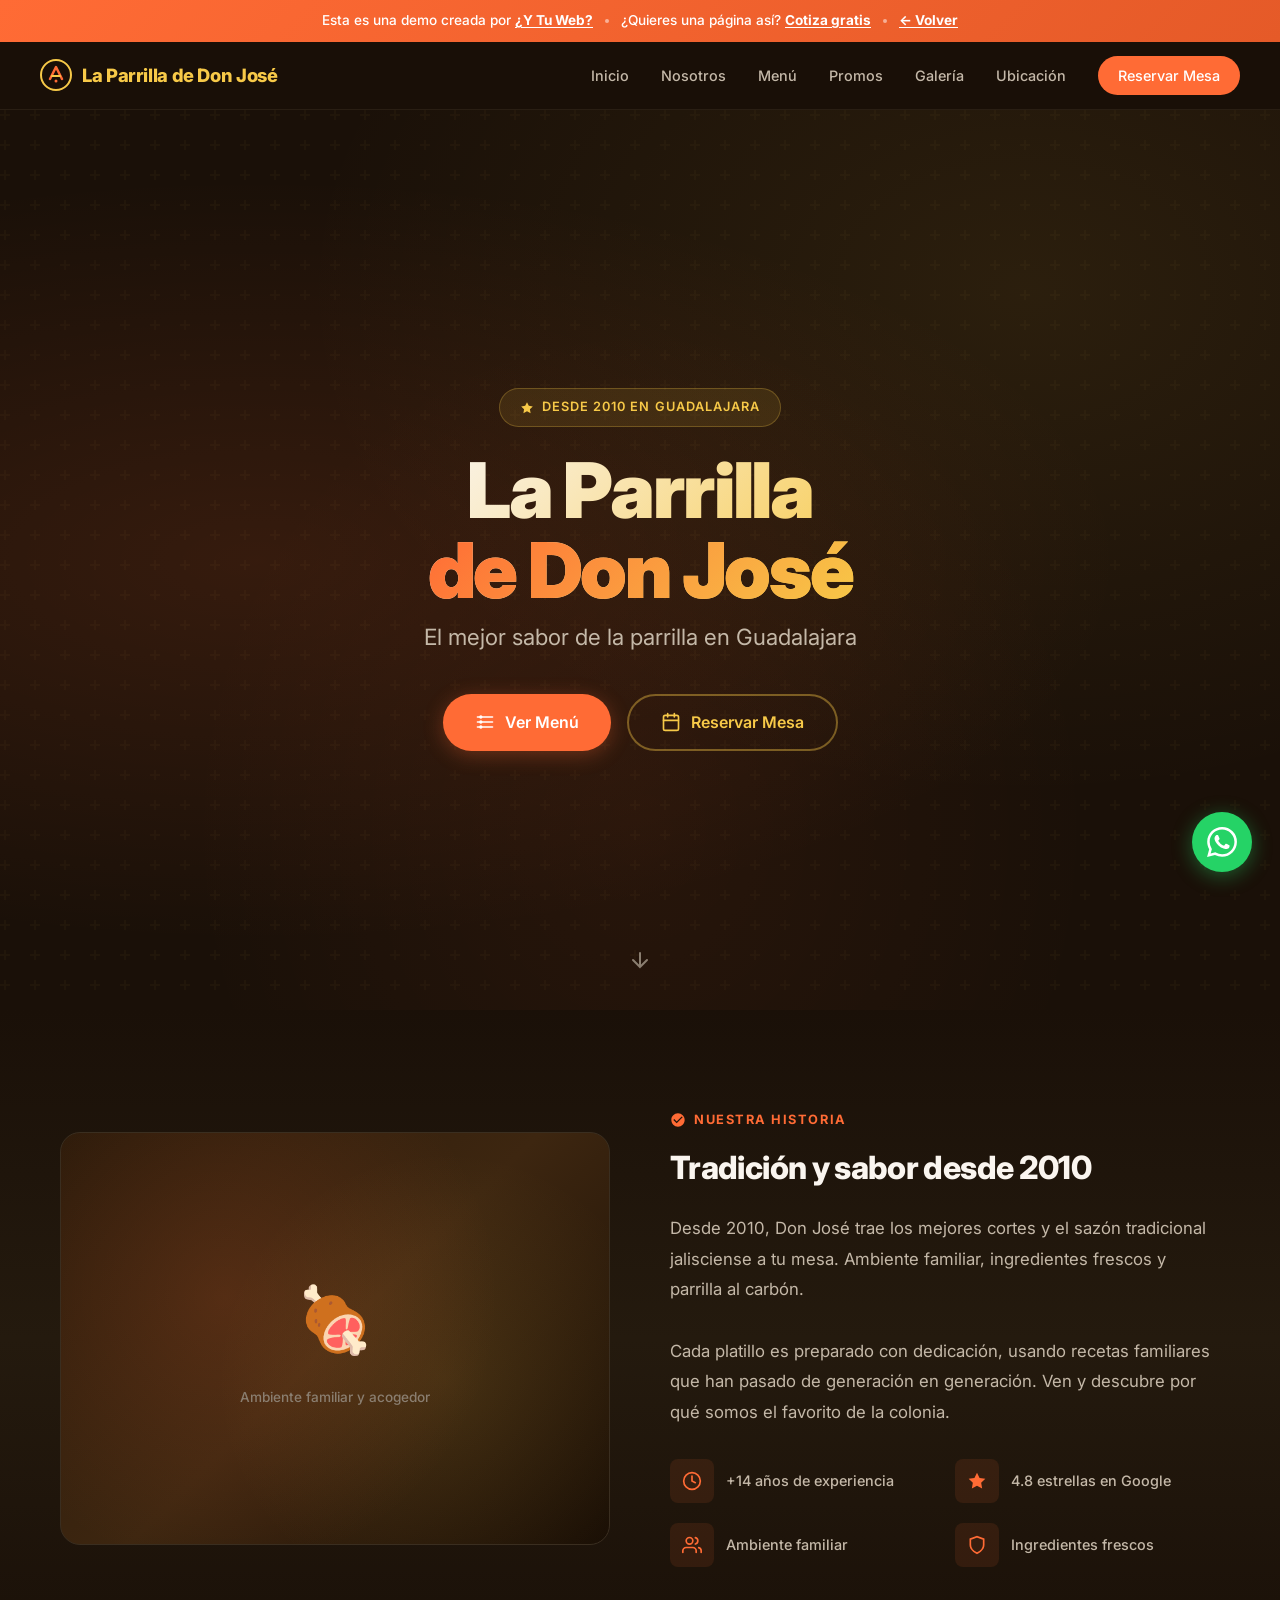
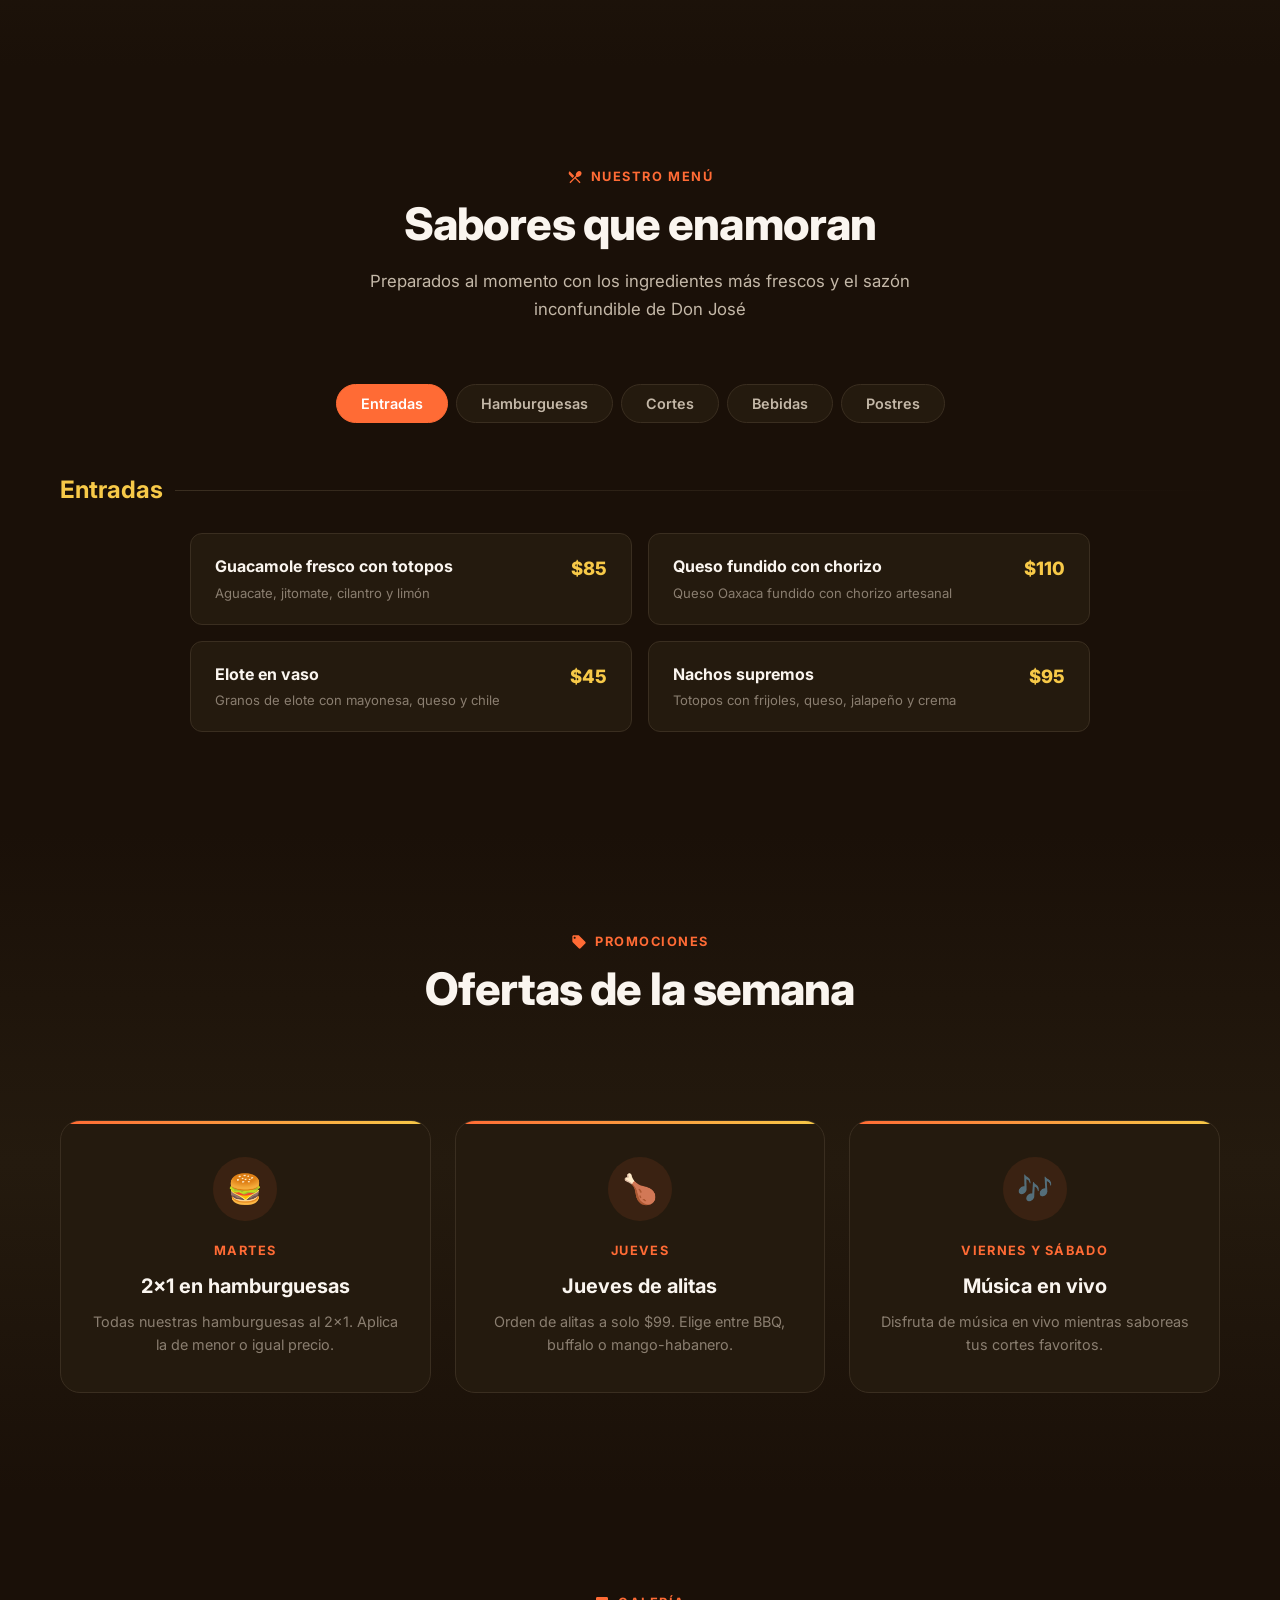
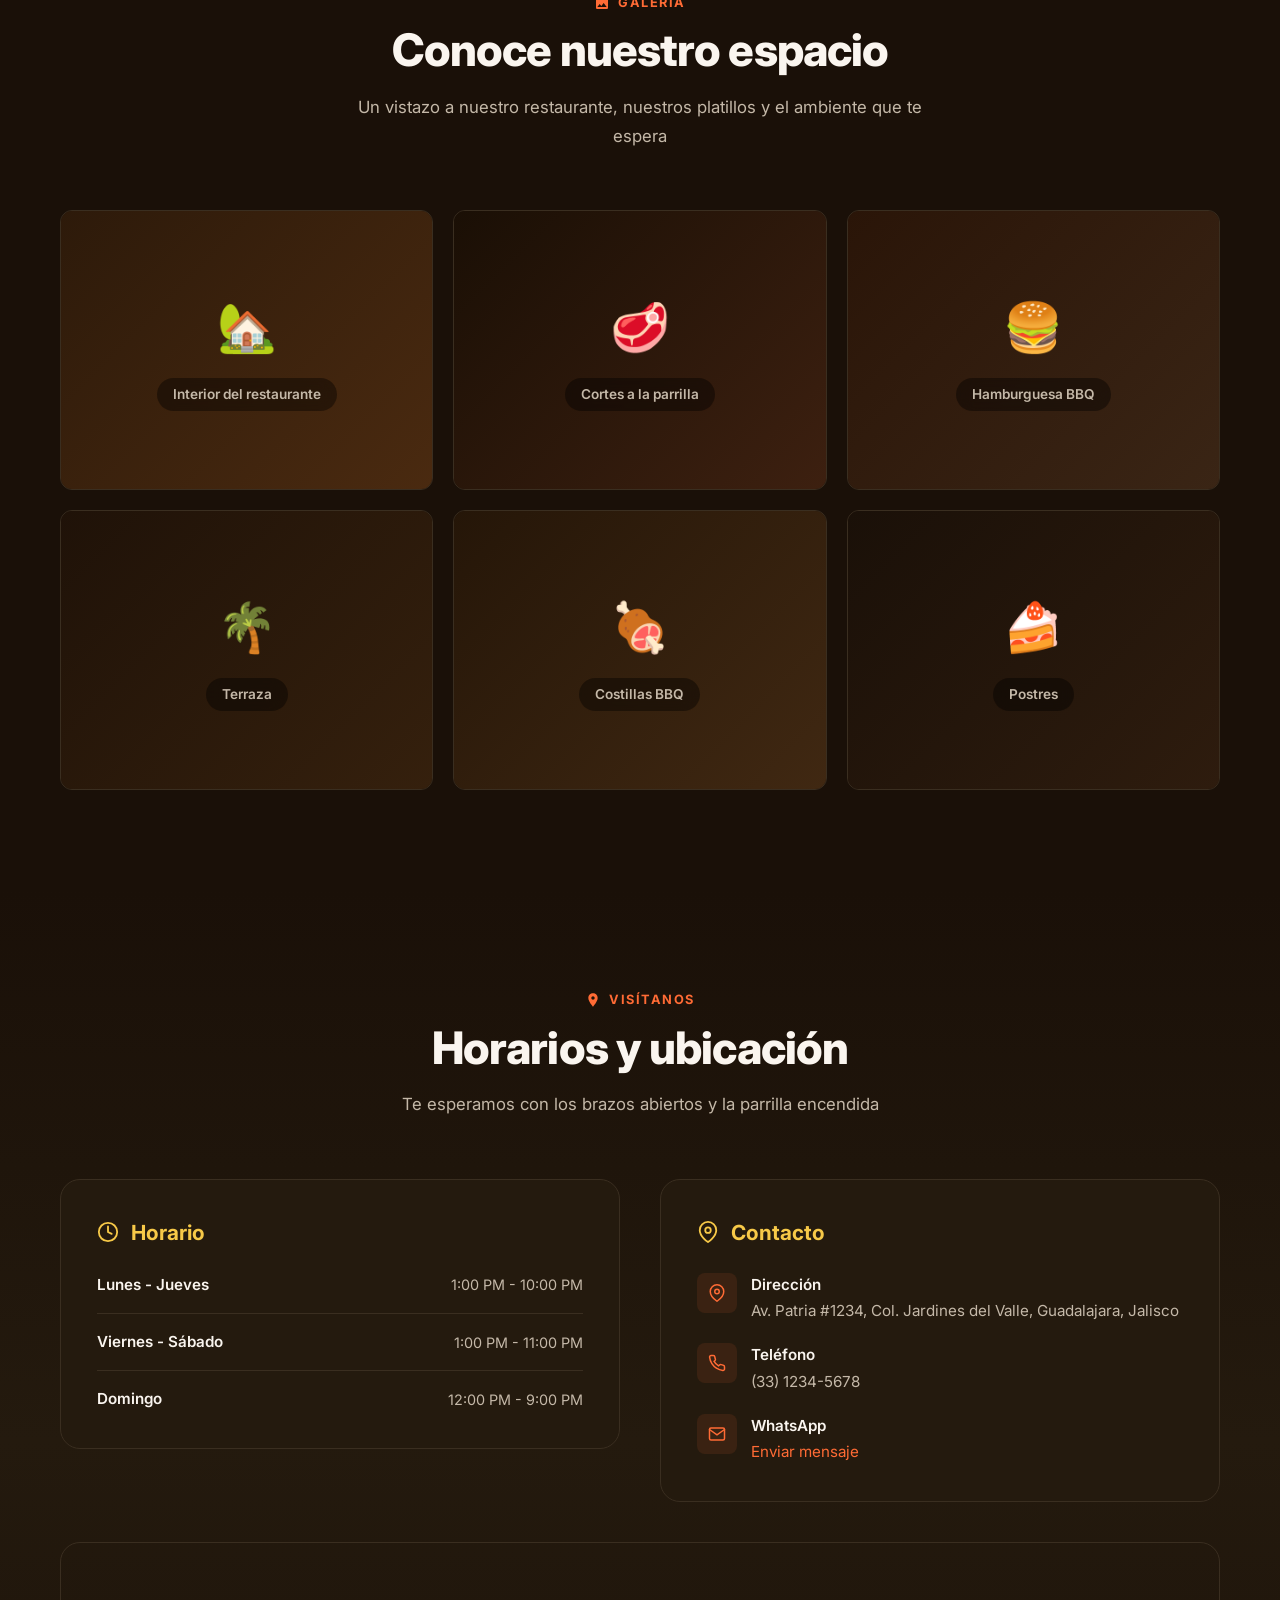
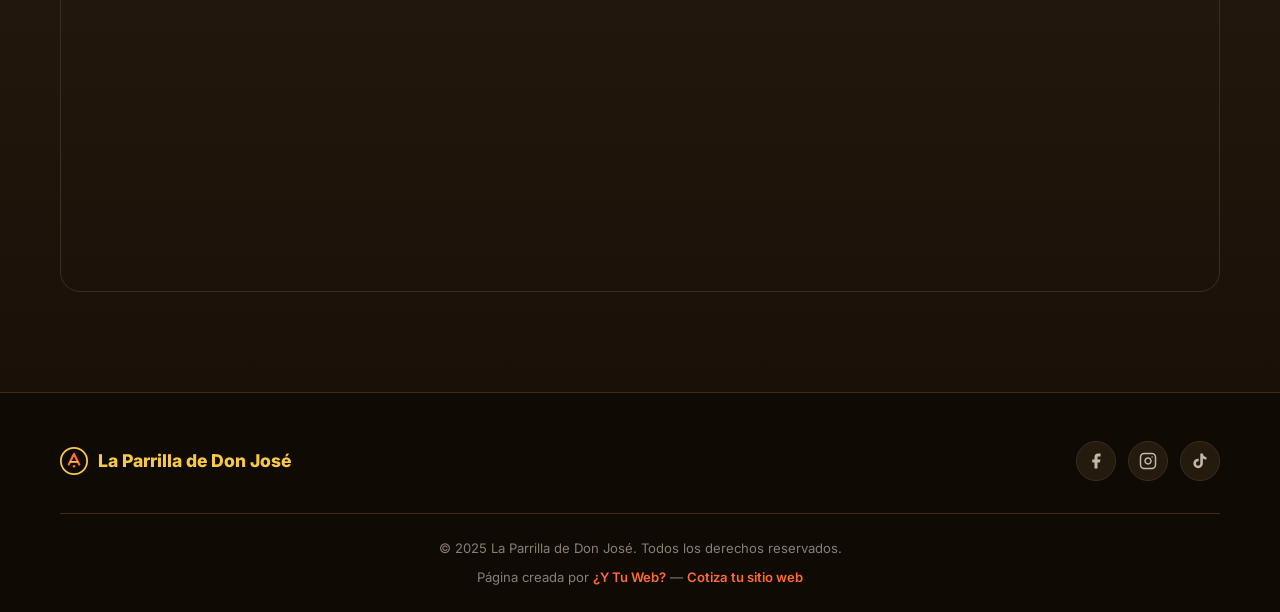
<file: demos/restaurante.html>
<!DOCTYPE html>
<html lang="es">
<head>
    <meta charset="UTF-8">
    <meta name="viewport" content="width=device-width, initial-scale=1.0">
    <title>La Parrilla de Don José — El mejor sabor de la parrilla en Guadalajara</title>
    <link rel="preconnect" href="https://fonts.googleapis.com">
    <link rel="preconnect" href="https://fonts.gstatic.com" crossorigin>
    <link href="https://fonts.googleapis.com/css2?family=Inter:wght@300;400;500;600;700;800;900&display=swap" rel="stylesheet">
    <style>
        /* ========== RESET & BASE ========== */
        *, *::before, *::after {
            margin: 0;
            padding: 0;
            box-sizing: border-box;
        }

        :root {
            --bg-dark: #1a1008;
            --bg-card: #241a0e;
            --bg-card-hover: #2e2214;
            --accent-orange: #ff6b35;
            --accent-orange-dark: #e55a28;
            --accent-gold: #f7c948;
            --accent-gold-dark: #d4a82e;
            --text-primary: #faf5ef;
            --text-secondary: #c4b8a8;
            --text-muted: #8a7e70;
            --border-color: #3a2e20;
            --shadow-sm: 0 2px 8px rgba(0,0,0,0.3);
            --shadow-md: 0 4px 20px rgba(0,0,0,0.4);
            --shadow-lg: 0 8px 40px rgba(0,0,0,0.5);
            --radius-sm: 8px;
            --radius-md: 12px;
            --radius-lg: 20px;
            --radius-full: 9999px;
            --transition: 0.3s cubic-bezier(0.25, 0.46, 0.45, 0.94);
        }

        html {
            scroll-behavior: smooth;
            scroll-padding-top: 80px;
        }

        body {
            font-family: 'Inter', -apple-system, BlinkMacSystemFont, sans-serif;
            background-color: var(--bg-dark);
            color: var(--text-primary);
            line-height: 1.6;
            overflow-x: hidden;
            -webkit-font-smoothing: antialiased;
        }

        img { max-width: 100%; display: block; }
        a { text-decoration: none; color: inherit; }
        ul, ol { list-style: none; }

        .container {
            width: 100%;
            max-width: 1200px;
            margin: 0 auto;
            padding: 0 20px;
        }

        /* ========== DEMO BANNER ========== */
        .demo-banner {
            background: linear-gradient(135deg, var(--accent-orange), var(--accent-orange-dark));
            color: #fff;
            text-align: center;
            padding: 10px 20px;
            font-size: 0.85rem;
            font-weight: 500;
            position: relative;
            z-index: 1001;
            display: flex;
            align-items: center;
            justify-content: center;
            gap: 8px;
            flex-wrap: wrap;
        }

        .demo-banner a {
            color: #fff;
            font-weight: 700;
            text-decoration: underline;
            text-underline-offset: 2px;
        }

        .demo-banner a:hover {
            color: var(--accent-gold);
        }

        .demo-banner .separator {
            display: inline-block;
            width: 4px;
            height: 4px;
            border-radius: 50%;
            background: rgba(255,255,255,0.5);
            margin: 0 4px;
        }

        /* ========== NAVBAR ========== */
        .navbar {
            position: sticky;
            top: 0;
            z-index: 1000;
            background: rgba(26, 16, 8, 0.92);
            backdrop-filter: blur(20px);
            -webkit-backdrop-filter: blur(20px);
            border-bottom: 1px solid rgba(58, 46, 32, 0.5);
            transition: var(--transition);
        }

        .navbar-inner {
            display: flex;
            align-items: center;
            justify-content: space-between;
            padding: 14px 0;
        }

        .navbar-logo {
            display: flex;
            align-items: center;
            gap: 10px;
            font-weight: 800;
            font-size: 1.15rem;
            color: var(--accent-gold);
            letter-spacing: -0.02em;
        }

        .navbar-logo svg {
            flex-shrink: 0;
        }

        .navbar-links {
            display: flex;
            align-items: center;
            gap: 32px;
        }

        .navbar-links a {
            font-size: 0.9rem;
            font-weight: 500;
            color: var(--text-secondary);
            transition: var(--transition);
            position: relative;
        }

        .navbar-links a::after {
            content: '';
            position: absolute;
            bottom: -4px;
            left: 0;
            width: 0;
            height: 2px;
            background: var(--accent-orange);
            transition: var(--transition);
            border-radius: 1px;
        }

        .navbar-links a:hover {
            color: var(--text-primary);
        }

        .navbar-links a:hover::after {
            width: 100%;
        }

        .navbar-cta {
            background: var(--accent-orange);
            color: #fff !important;
            padding: 8px 20px;
            border-radius: var(--radius-full);
            font-weight: 600;
            font-size: 0.85rem;
            transition: var(--transition);
        }

        .navbar-cta::after { display: none !important; }

        .navbar-cta:hover {
            background: var(--accent-orange-dark);
            transform: translateY(-1px);
            box-shadow: 0 4px 15px rgba(255, 107, 53, 0.4);
        }

        /* Mobile menu toggle */
        .menu-toggle {
            display: none;
            background: none;
            border: none;
            cursor: pointer;
            padding: 8px;
            color: var(--text-primary);
        }

        /* ========== HERO ========== */
        .hero {
            position: relative;
            min-height: 100vh;
            display: flex;
            align-items: center;
            justify-content: center;
            text-align: center;
            padding: 100px 20px 80px;
            overflow: hidden;
        }

        .hero::before {
            content: '';
            position: absolute;
            inset: 0;
            background:
                radial-gradient(ellipse at 20% 50%, rgba(255, 107, 53, 0.12) 0%, transparent 60%),
                radial-gradient(ellipse at 80% 20%, rgba(247, 201, 72, 0.08) 0%, transparent 50%),
                radial-gradient(ellipse at 50% 80%, rgba(255, 107, 53, 0.06) 0%, transparent 50%);
            z-index: 1;
        }

        .hero::after {
            content: '';
            position: absolute;
            inset: 0;
            opacity: 0.03;
            background-image: url("data:image/svg+xml,%3Csvg width='60' height='60' viewBox='0 0 60 60' xmlns='http://www.w3.org/2000/svg'%3E%3Cg fill='none' fill-rule='evenodd'%3E%3Cg fill='%23f7c948' fill-opacity='1'%3E%3Cpath d='M36 34v-4h-2v4h-4v2h4v4h2v-4h4v-2h-4zm0-30V0h-2v4h-4v2h4v4h2V6h4V4h-4zM6 34v-4H4v4H0v2h4v4h2v-4h4v-2H6zM6 4V0H4v4H0v2h4v4h2V6h4V4H6z'/%3E%3C/g%3E%3C/g%3E%3C/svg%3E");
            z-index: 1;
        }

        .hero-content {
            position: relative;
            z-index: 2;
            max-width: 800px;
        }

        .hero-badge {
            display: inline-flex;
            align-items: center;
            gap: 8px;
            background: rgba(247, 201, 72, 0.1);
            border: 1px solid rgba(247, 201, 72, 0.25);
            color: var(--accent-gold);
            padding: 8px 20px;
            border-radius: var(--radius-full);
            font-size: 0.8rem;
            font-weight: 600;
            letter-spacing: 0.08em;
            text-transform: uppercase;
            margin-bottom: 24px;
        }

        .hero h1 {
            font-size: clamp(2.8rem, 6vw, 5rem);
            font-weight: 900;
            line-height: 1.05;
            letter-spacing: -0.03em;
            margin-bottom: 8px;
            background: linear-gradient(135deg, var(--text-primary) 0%, var(--accent-gold) 100%);
            -webkit-background-clip: text;
            -webkit-text-fill-color: transparent;
            background-clip: text;
        }

        .hero h1 span {
            display: block;
            background: linear-gradient(135deg, var(--accent-orange) 0%, var(--accent-gold) 100%);
            -webkit-background-clip: text;
            -webkit-text-fill-color: transparent;
            background-clip: text;
        }

        .hero-tagline {
            font-size: clamp(1.1rem, 2.5vw, 1.4rem);
            color: var(--text-secondary);
            margin-bottom: 40px;
            font-weight: 400;
            line-height: 1.5;
        }

        .hero-buttons {
            display: flex;
            gap: 16px;
            justify-content: center;
            flex-wrap: wrap;
        }

        .btn {
            display: inline-flex;
            align-items: center;
            gap: 10px;
            padding: 14px 32px;
            border-radius: var(--radius-full);
            font-weight: 600;
            font-size: 1rem;
            transition: var(--transition);
            cursor: pointer;
            border: none;
            font-family: inherit;
        }

        .btn-primary {
            background: var(--accent-orange);
            color: #fff;
            box-shadow: 0 4px 20px rgba(255, 107, 53, 0.3);
        }

        .btn-primary:hover {
            background: var(--accent-orange-dark);
            transform: translateY(-2px);
            box-shadow: 0 6px 30px rgba(255, 107, 53, 0.45);
        }

        .btn-secondary {
            background: transparent;
            color: var(--accent-gold);
            border: 2px solid rgba(247, 201, 72, 0.4);
        }

        .btn-secondary:hover {
            background: rgba(247, 201, 72, 0.1);
            border-color: var(--accent-gold);
            transform: translateY(-2px);
        }

        .hero-scroll {
            position: absolute;
            bottom: 30px;
            left: 50%;
            transform: translateX(-50%);
            z-index: 2;
            animation: float 3s ease-in-out infinite;
            color: var(--text-muted);
        }

        @keyframes float {
            0%, 100% { transform: translateX(-50%) translateY(0); }
            50% { transform: translateX(-50%) translateY(-10px); }
        }

        /* ========== SECTION BASE ========== */
        section {
            padding: 100px 0;
        }

        .section-header {
            text-align: center;
            margin-bottom: 60px;
        }

        .section-label {
            display: inline-flex;
            align-items: center;
            gap: 8px;
            color: var(--accent-orange);
            font-size: 0.8rem;
            font-weight: 700;
            letter-spacing: 0.12em;
            text-transform: uppercase;
            margin-bottom: 12px;
        }

        .section-label svg {
            width: 16px;
            height: 16px;
        }

        .section-title {
            font-size: clamp(2rem, 4vw, 2.8rem);
            font-weight: 800;
            letter-spacing: -0.02em;
            line-height: 1.15;
            margin-bottom: 16px;
        }

        .section-subtitle {
            font-size: 1.05rem;
            color: var(--text-secondary);
            max-width: 600px;
            margin: 0 auto;
            line-height: 1.7;
        }

        /* ========== ABOUT ========== */
        .about {
            background: linear-gradient(180deg, var(--bg-dark) 0%, var(--bg-card) 50%, var(--bg-dark) 100%);
        }

        .about-grid {
            display: grid;
            grid-template-columns: 1fr 1fr;
            gap: 60px;
            align-items: center;
        }

        .about-image {
            aspect-ratio: 4/3;
            border-radius: var(--radius-lg);
            background: linear-gradient(135deg, #2a1a0a 0%, #3d2610 50%, #1a0f05 100%);
            display: flex;
            flex-direction: column;
            align-items: center;
            justify-content: center;
            gap: 16px;
            border: 1px solid var(--border-color);
            position: relative;
            overflow: hidden;
        }

        .about-image::before {
            content: '';
            position: absolute;
            inset: 0;
            background:
                radial-gradient(circle at 30% 40%, rgba(255, 107, 53, 0.15) 0%, transparent 60%),
                radial-gradient(circle at 70% 60%, rgba(247, 201, 72, 0.1) 0%, transparent 50%);
        }

        .about-image-icon {
            font-size: 4rem;
            position: relative;
            z-index: 1;
        }

        .about-image-text {
            color: var(--text-muted);
            font-size: 0.85rem;
            font-weight: 500;
            position: relative;
            z-index: 1;
        }

        .about-content h2 {
            font-size: 2rem;
            font-weight: 800;
            margin-bottom: 20px;
            letter-spacing: -0.02em;
        }

        .about-content p {
            color: var(--text-secondary);
            font-size: 1.05rem;
            line-height: 1.8;
            margin-bottom: 32px;
        }

        .about-features {
            display: grid;
            grid-template-columns: 1fr 1fr;
            gap: 20px;
        }

        .about-feature {
            display: flex;
            align-items: center;
            gap: 12px;
        }

        .about-feature-icon {
            width: 44px;
            height: 44px;
            border-radius: var(--radius-sm);
            background: rgba(255, 107, 53, 0.1);
            display: flex;
            align-items: center;
            justify-content: center;
            flex-shrink: 0;
            color: var(--accent-orange);
        }

        .about-feature span {
            font-size: 0.9rem;
            font-weight: 500;
            color: var(--text-secondary);
        }

        /* ========== MENU ========== */
        .menu-section {
            background: var(--bg-dark);
        }

        .menu-tabs {
            display: flex;
            justify-content: center;
            gap: 8px;
            margin-bottom: 48px;
            flex-wrap: wrap;
        }

        .menu-tab {
            padding: 10px 24px;
            border-radius: var(--radius-full);
            background: var(--bg-card);
            border: 1px solid var(--border-color);
            color: var(--text-secondary);
            font-size: 0.9rem;
            font-weight: 600;
            cursor: pointer;
            transition: var(--transition);
            font-family: inherit;
        }

        .menu-tab:hover {
            background: var(--bg-card-hover);
            color: var(--text-primary);
            border-color: rgba(255, 107, 53, 0.3);
        }

        .menu-tab.active {
            background: var(--accent-orange);
            color: #fff;
            border-color: var(--accent-orange);
        }

        .menu-category {
            display: none;
        }

        .menu-category.active {
            display: block;
            animation: fadeInUp 0.4s ease;
        }

        @keyframes fadeInUp {
            from { opacity: 0; transform: translateY(16px); }
            to { opacity: 1; transform: translateY(0); }
        }

        .menu-category-title {
            font-size: 1.5rem;
            font-weight: 700;
            margin-bottom: 24px;
            color: var(--accent-gold);
            display: flex;
            align-items: center;
            gap: 12px;
        }

        .menu-category-title::after {
            content: '';
            flex: 1;
            height: 1px;
            background: linear-gradient(90deg, var(--border-color), transparent);
        }

        .menu-grid {
            display: grid;
            grid-template-columns: repeat(auto-fill, minmax(320px, 1fr));
            gap: 16px;
            max-width: 900px;
            margin: 0 auto;
        }

        .menu-item {
            display: flex;
            justify-content: space-between;
            align-items: flex-start;
            gap: 16px;
            padding: 20px 24px;
            background: var(--bg-card);
            border: 1px solid var(--border-color);
            border-radius: var(--radius-md);
            transition: var(--transition);
        }

        .menu-item:hover {
            background: var(--bg-card-hover);
            border-color: rgba(255, 107, 53, 0.2);
            transform: translateY(-2px);
            box-shadow: var(--shadow-md);
        }

        .menu-item-info {
            flex: 1;
        }

        .menu-item-name {
            font-weight: 700;
            font-size: 1rem;
            margin-bottom: 4px;
        }

        .menu-item-desc {
            font-size: 0.82rem;
            color: var(--text-muted);
            line-height: 1.5;
        }

        .menu-item-price {
            font-weight: 800;
            font-size: 1.15rem;
            color: var(--accent-gold);
            white-space: nowrap;
        }

        /* ========== PROMOTIONS ========== */
        .promos {
            background: linear-gradient(180deg, var(--bg-dark) 0%, var(--bg-card) 50%, var(--bg-dark) 100%);
        }

        .promos-grid {
            display: grid;
            grid-template-columns: repeat(3, 1fr);
            gap: 24px;
        }

        .promo-card {
            background: var(--bg-card);
            border: 1px solid var(--border-color);
            border-radius: var(--radius-lg);
            padding: 36px 28px;
            text-align: center;
            transition: var(--transition);
            position: relative;
            overflow: hidden;
        }

        .promo-card::before {
            content: '';
            position: absolute;
            top: 0;
            left: 0;
            right: 0;
            height: 3px;
            background: linear-gradient(90deg, var(--accent-orange), var(--accent-gold));
        }

        .promo-card:hover {
            transform: translateY(-4px);
            box-shadow: var(--shadow-lg);
            border-color: rgba(255, 107, 53, 0.3);
        }

        .promo-icon {
            width: 64px;
            height: 64px;
            border-radius: 50%;
            background: rgba(255, 107, 53, 0.1);
            display: flex;
            align-items: center;
            justify-content: center;
            margin: 0 auto 20px;
            font-size: 1.8rem;
        }

        .promo-day {
            font-size: 0.8rem;
            font-weight: 700;
            text-transform: uppercase;
            letter-spacing: 0.1em;
            color: var(--accent-orange);
            margin-bottom: 8px;
        }

        .promo-title {
            font-size: 1.25rem;
            font-weight: 700;
            margin-bottom: 8px;
        }

        .promo-desc {
            font-size: 0.9rem;
            color: var(--text-muted);
        }

        /* ========== GALLERY ========== */
        .gallery {
            background: var(--bg-dark);
        }

        .gallery-grid {
            display: grid;
            grid-template-columns: repeat(3, 1fr);
            gap: 20px;
        }

        .gallery-item {
            aspect-ratio: 4/3;
            border-radius: var(--radius-md);
            overflow: hidden;
            position: relative;
            cursor: pointer;
            border: 1px solid var(--border-color);
            transition: var(--transition);
        }

        .gallery-item:hover {
            transform: scale(1.02);
            box-shadow: var(--shadow-lg);
            border-color: rgba(255, 107, 53, 0.3);
        }

        .gallery-item-bg {
            position: absolute;
            inset: 0;
            display: flex;
            flex-direction: column;
            align-items: center;
            justify-content: center;
            gap: 12px;
            transition: var(--transition);
        }

        .gallery-item:nth-child(1) .gallery-item-bg {
            background: linear-gradient(135deg, #2d1a0a, #4a2a10);
        }
        .gallery-item:nth-child(2) .gallery-item-bg {
            background: linear-gradient(135deg, #1a0f05, #3d2010);
        }
        .gallery-item:nth-child(3) .gallery-item-bg {
            background: linear-gradient(135deg, #2a1508, #3a2515);
        }
        .gallery-item:nth-child(4) .gallery-item-bg {
            background: linear-gradient(135deg, #1f1208, #35200d);
        }
        .gallery-item:nth-child(5) .gallery-item-bg {
            background: linear-gradient(135deg, #251608, #402812);
        }
        .gallery-item:nth-child(6) .gallery-item-bg {
            background: linear-gradient(135deg, #1a1008, #2e1c0e);
        }

        .gallery-item-icon {
            font-size: 3rem;
            transition: var(--transition);
        }

        .gallery-item:hover .gallery-item-icon {
            transform: scale(1.15);
        }

        .gallery-item-label {
            font-size: 0.85rem;
            font-weight: 600;
            color: var(--text-secondary);
            background: rgba(0,0,0,0.4);
            padding: 6px 16px;
            border-radius: var(--radius-full);
            backdrop-filter: blur(8px);
        }

        /* ========== INFO / HOURS / LOCATION ========== */
        .info-section {
            background: linear-gradient(180deg, var(--bg-dark) 0%, var(--bg-card) 50%, var(--bg-dark) 100%);
        }

        .info-grid {
            display: grid;
            grid-template-columns: 1fr 1fr;
            gap: 40px;
            align-items: start;
        }

        .info-card {
            background: var(--bg-card);
            border: 1px solid var(--border-color);
            border-radius: var(--radius-lg);
            padding: 36px;
        }

        .info-card h3 {
            font-size: 1.3rem;
            font-weight: 700;
            margin-bottom: 24px;
            display: flex;
            align-items: center;
            gap: 12px;
            color: var(--accent-gold);
        }

        .hours-list {
            display: flex;
            flex-direction: column;
            gap: 16px;
        }

        .hours-row {
            display: flex;
            justify-content: space-between;
            align-items: center;
            padding-bottom: 16px;
            border-bottom: 1px solid var(--border-color);
        }

        .hours-row:last-child {
            border-bottom: none;
            padding-bottom: 0;
        }

        .hours-days {
            font-weight: 600;
            font-size: 0.95rem;
        }

        .hours-time {
            color: var(--text-secondary);
            font-size: 0.9rem;
        }

        .contact-list {
            display: flex;
            flex-direction: column;
            gap: 20px;
        }

        .contact-item {
            display: flex;
            align-items: flex-start;
            gap: 14px;
        }

        .contact-icon {
            width: 40px;
            height: 40px;
            border-radius: var(--radius-sm);
            background: rgba(255, 107, 53, 0.1);
            display: flex;
            align-items: center;
            justify-content: center;
            flex-shrink: 0;
            color: var(--accent-orange);
        }

        .contact-text {
            font-size: 0.95rem;
            color: var(--text-secondary);
            line-height: 1.6;
        }

        .contact-text strong {
            display: block;
            color: var(--text-primary);
            font-weight: 600;
            margin-bottom: 2px;
        }

        .map-container {
            margin-top: 40px;
            border-radius: var(--radius-lg);
            overflow: hidden;
            border: 1px solid var(--border-color);
            height: 350px;
        }

        .map-container iframe {
            width: 100%;
            height: 100%;
            border: none;
            filter: grayscale(0.3) contrast(1.05);
        }

        /* ========== FOOTER ========== */
        .footer {
            background: #0f0a04;
            border-top: 1px solid var(--border-color);
            padding: 48px 0 24px;
        }

        .footer-top {
            display: flex;
            justify-content: space-between;
            align-items: center;
            margin-bottom: 32px;
            flex-wrap: wrap;
            gap: 20px;
        }

        .footer-brand {
            display: flex;
            align-items: center;
            gap: 10px;
            font-weight: 800;
            font-size: 1.1rem;
            color: var(--accent-gold);
        }

        .footer-social {
            display: flex;
            gap: 12px;
        }

        .footer-social a {
            width: 40px;
            height: 40px;
            border-radius: 50%;
            background: var(--bg-card);
            border: 1px solid var(--border-color);
            display: flex;
            align-items: center;
            justify-content: center;
            color: var(--text-secondary);
            transition: var(--transition);
        }

        .footer-social a:hover {
            background: var(--accent-orange);
            border-color: var(--accent-orange);
            color: #fff;
            transform: translateY(-2px);
        }

        .footer-bottom {
            text-align: center;
            padding-top: 24px;
            border-top: 1px solid var(--border-color);
            color: var(--text-muted);
            font-size: 0.82rem;
        }

        .footer-bottom a {
            color: var(--accent-orange);
            font-weight: 600;
        }

        /* ========== WHATSAPP FLOATING BTN ========== */
        .whatsapp-float {
            position: fixed;
            bottom: 28px;
            right: 28px;
            z-index: 999;
            width: 60px;
            height: 60px;
            border-radius: 50%;
            background: #25D366;
            display: flex;
            align-items: center;
            justify-content: center;
            box-shadow: 0 4px 20px rgba(37, 211, 102, 0.4);
            transition: var(--transition);
            animation: pulse-wa 2s infinite;
        }

        .whatsapp-float:hover {
            transform: scale(1.1);
            box-shadow: 0 6px 30px rgba(37, 211, 102, 0.6);
        }

        @keyframes pulse-wa {
            0%, 100% { box-shadow: 0 4px 20px rgba(37, 211, 102, 0.4); }
            50% { box-shadow: 0 4px 30px rgba(37, 211, 102, 0.6), 0 0 0 10px rgba(37, 211, 102, 0.08); }
        }

        /* ========== SCROLL REVEAL ========== */
        .reveal {
            opacity: 0;
            transform: translateY(30px);
            transition: opacity 0.7s ease, transform 0.7s ease;
        }

        .reveal.visible {
            opacity: 1;
            transform: translateY(0);
        }

        .reveal-delay-1 { transition-delay: 0.1s; }
        .reveal-delay-2 { transition-delay: 0.2s; }
        .reveal-delay-3 { transition-delay: 0.3s; }
        .reveal-delay-4 { transition-delay: 0.4s; }

        /* ========== RESPONSIVE ========== */
        @media (max-width: 1024px) {
            .about-grid {
                grid-template-columns: 1fr;
                gap: 40px;
            }

            .about-image {
                max-height: 300px;
            }

            .promos-grid {
                grid-template-columns: 1fr;
                max-width: 480px;
                margin: 0 auto;
            }

            .info-grid {
                grid-template-columns: 1fr;
            }
        }

        @media (max-width: 768px) {
            section {
                padding: 70px 0;
            }

            .navbar-links {
                display: none;
                position: absolute;
                top: 100%;
                left: 0;
                right: 0;
                flex-direction: column;
                background: rgba(26, 16, 8, 0.98);
                backdrop-filter: blur(20px);
                padding: 20px;
                gap: 0;
                border-bottom: 1px solid var(--border-color);
            }

            .navbar-links.open {
                display: flex;
            }

            .navbar-links a {
                padding: 14px 0;
                border-bottom: 1px solid var(--border-color);
                width: 100%;
                text-align: center;
            }

            .navbar-links a:last-child {
                border-bottom: none;
                margin-top: 8px;
            }

            .navbar-links a::after { display: none; }

            .menu-toggle {
                display: block;
            }

            .hero {
                min-height: 85vh;
                padding: 80px 20px 60px;
            }

            .hero-buttons {
                flex-direction: column;
                align-items: center;
            }

            .btn {
                width: 100%;
                max-width: 280px;
                justify-content: center;
            }

            .gallery-grid {
                grid-template-columns: repeat(2, 1fr);
                gap: 12px;
            }

            .menu-grid {
                grid-template-columns: 1fr;
            }

            .menu-tabs {
                gap: 6px;
            }

            .menu-tab {
                padding: 8px 16px;
                font-size: 0.82rem;
            }

            .about-features {
                grid-template-columns: 1fr;
            }

            .footer-top {
                flex-direction: column;
                text-align: center;
            }
        }

        @media (max-width: 480px) {
            .gallery-grid {
                grid-template-columns: 1fr;
            }

            .demo-banner {
                font-size: 0.75rem;
                padding: 8px 12px;
            }

            .info-card {
                padding: 24px;
            }
        }
    </style>
</head>
<body>

    <!-- Demo Banner -->
    <div class="demo-banner">
        <span>Esta es una demo creada por <a href="../index.html#demos">¿Y Tu Web?</a></span>
        <span class="separator"></span>
        <span>¿Quieres una página así? <a href="https://wa.me/5213312345678">Cotiza gratis</a></span>
        <span class="separator"></span>
        <a href="../index.html#demos">&#8592; Volver</a>
    </div>

    <!-- Navbar -->
    <nav class="navbar" id="navbar">
        <div class="container navbar-inner">
            <a href="#" class="navbar-logo">
                <svg width="32" height="32" viewBox="0 0 32 32" fill="none">
                    <circle cx="16" cy="16" r="15" stroke="#f7c948" stroke-width="2"/>
                    <path d="M10 20 L16 8 L22 20" stroke="#ff6b35" stroke-width="2.5" stroke-linecap="round" stroke-linejoin="round" fill="none"/>
                    <path d="M12 17 h8" stroke="#f7c948" stroke-width="2" stroke-linecap="round"/>
                    <circle cx="16" cy="22" r="1.5" fill="#ff6b35"/>
                </svg>
                La Parrilla de Don José
            </a>

            <button class="menu-toggle" id="menuToggle" aria-label="Abrir menú">
                <svg width="24" height="24" viewBox="0 0 24 24" fill="none" stroke="currentColor" stroke-width="2" stroke-linecap="round">
                    <line x1="3" y1="6" x2="21" y2="6"/>
                    <line x1="3" y1="12" x2="21" y2="12"/>
                    <line x1="3" y1="18" x2="21" y2="18"/>
                </svg>
            </button>

            <div class="navbar-links" id="navLinks">
                <a href="#inicio">Inicio</a>
                <a href="#nosotros">Nosotros</a>
                <a href="#menu">Menú</a>
                <a href="#promociones">Promos</a>
                <a href="#galeria">Galería</a>
                <a href="#ubicacion">Ubicación</a>
                <a href="https://wa.me/5213312345678" class="navbar-cta" target="_blank" rel="noopener">Reservar Mesa</a>
            </div>
        </div>
    </nav>

    <!-- Hero -->
    <section class="hero" id="inicio">
        <div class="hero-content">
            <div class="hero-badge reveal">
                <svg width="14" height="14" viewBox="0 0 24 24" fill="currentColor"><path d="M12 2l3.09 6.26L22 9.27l-5 4.87 1.18 6.88L12 17.77l-6.18 3.25L7 14.14 2 9.27l6.91-1.01L12 2z"/></svg>
                Desde 2010 en Guadalajara
            </div>
            <h1 class="reveal reveal-delay-1">La Parrilla<span>de Don José</span></h1>
            <p class="hero-tagline reveal reveal-delay-2">El mejor sabor de la parrilla en Guadalajara</p>
            <div class="hero-buttons reveal reveal-delay-3">
                <a href="#menu" class="btn btn-primary">
                    <svg width="20" height="20" viewBox="0 0 24 24" fill="none" stroke="currentColor" stroke-width="2" stroke-linecap="round" stroke-linejoin="round"><path d="M3 6h18M3 12h18M3 18h18"/><circle cx="7" cy="6" r="1" fill="currentColor"/><circle cx="7" cy="12" r="1" fill="currentColor"/><circle cx="7" cy="18" r="1" fill="currentColor"/></svg>
                    Ver Menú
                </a>
                <a href="https://wa.me/5213312345678" class="btn btn-secondary" target="_blank" rel="noopener">
                    <svg width="20" height="20" viewBox="0 0 24 24" fill="none" stroke="currentColor" stroke-width="2" stroke-linecap="round" stroke-linejoin="round"><rect x="3" y="4" width="18" height="18" rx="2" ry="2"/><line x1="16" y1="2" x2="16" y2="6"/><line x1="8" y1="2" x2="8" y2="6"/><line x1="3" y1="10" x2="21" y2="10"/></svg>
                    Reservar Mesa
                </a>
            </div>
        </div>
        <div class="hero-scroll">
            <svg width="24" height="24" viewBox="0 0 24 24" fill="none" stroke="currentColor" stroke-width="2" stroke-linecap="round"><path d="M12 5v14M19 12l-7 7-7-7"/></svg>
        </div>
    </section>

    <!-- About -->
    <section class="about" id="nosotros">
        <div class="container">
            <div class="about-grid">
                <div class="about-image reveal">
                    <div class="about-image-icon">&#127830;</div>
                    <div class="about-image-text">Ambiente familiar y acogedor</div>
                </div>
                <div class="about-content">
                    <div class="section-label reveal">
                        <svg viewBox="0 0 24 24" fill="currentColor"><path d="M12 2C6.48 2 2 6.48 2 12s4.48 10 10 10 10-4.48 10-10S17.52 2 12 2zm-2 15l-5-5 1.41-1.41L10 14.17l7.59-7.59L19 8l-9 9z"/></svg>
                        Nuestra historia
                    </div>
                    <h2 class="reveal reveal-delay-1">Tradición y sabor desde 2010</h2>
                    <p class="reveal reveal-delay-2">Desde 2010, Don José trae los mejores cortes y el sazón tradicional jalisciense a tu mesa. Ambiente familiar, ingredientes frescos y parrilla al carbón.</p>
                    <p class="reveal reveal-delay-2">Cada platillo es preparado con dedicación, usando recetas familiares que han pasado de generación en generación. Ven y descubre por qué somos el favorito de la colonia.</p>
                    <div class="about-features reveal reveal-delay-3">
                        <div class="about-feature">
                            <div class="about-feature-icon">
                                <svg width="20" height="20" viewBox="0 0 24 24" fill="none" stroke="currentColor" stroke-width="2" stroke-linecap="round"><path d="M12 2C6.5 2 2 6.5 2 12s4.5 10 10 10 10-4.5 10-10S17.5 2 12 2z"/><path d="M12 6v6l4 2"/></svg>
                            </div>
                            <span>+14 años de experiencia</span>
                        </div>
                        <div class="about-feature">
                            <div class="about-feature-icon">
                                <svg width="20" height="20" viewBox="0 0 24 24" fill="currentColor"><path d="M12 2l3.09 6.26L22 9.27l-5 4.87 1.18 6.88L12 17.77l-6.18 3.25L7 14.14 2 9.27l6.91-1.01L12 2z"/></svg>
                            </div>
                            <span>4.8 estrellas en Google</span>
                        </div>
                        <div class="about-feature">
                            <div class="about-feature-icon">
                                <svg width="20" height="20" viewBox="0 0 24 24" fill="none" stroke="currentColor" stroke-width="2" stroke-linecap="round"><path d="M17 21v-2a4 4 0 00-4-4H5a4 4 0 00-4 4v2"/><circle cx="9" cy="7" r="4"/><path d="M23 21v-2a4 4 0 00-3-3.87"/><path d="M16 3.13a4 4 0 010 7.75"/></svg>
                            </div>
                            <span>Ambiente familiar</span>
                        </div>
                        <div class="about-feature">
                            <div class="about-feature-icon">
                                <svg width="20" height="20" viewBox="0 0 24 24" fill="none" stroke="currentColor" stroke-width="2" stroke-linecap="round"><path d="M12 22s8-4 8-10V5l-8-3-8 3v7c0 6 8 10 8 10z"/></svg>
                            </div>
                            <span>Ingredientes frescos</span>
                        </div>
                    </div>
                </div>
            </div>
        </div>
    </section>

    <!-- Menu -->
    <section class="menu-section" id="menu">
        <div class="container">
            <div class="section-header">
                <div class="section-label reveal">
                    <svg viewBox="0 0 24 24" fill="currentColor"><path d="M8.1 13.34l2.83-2.83L3.91 3.5a4.008 4.008 0 000 5.66l4.19 4.18zm6.78-1.81c1.53.71 3.68.21 5.27-1.38 1.91-1.91 2.28-4.65.81-6.12-1.46-1.46-4.2-1.1-6.12.81-1.59 1.59-2.09 3.74-1.38 5.27L3.7 19.87l1.41 1.41L12 14.41l6.88 6.88 1.41-1.41L13.41 13l1.47-1.47z"/></svg>
                    Nuestro menú
                </div>
                <h2 class="section-title reveal reveal-delay-1">Sabores que enamoran</h2>
                <p class="section-subtitle reveal reveal-delay-2">Preparados al momento con los ingredientes más frescos y el sazón inconfundible de Don José</p>
            </div>

            <div class="menu-tabs reveal reveal-delay-3">
                <button class="menu-tab active" data-category="entradas">Entradas</button>
                <button class="menu-tab" data-category="hamburguesas">Hamburguesas</button>
                <button class="menu-tab" data-category="cortes">Cortes</button>
                <button class="menu-tab" data-category="bebidas">Bebidas</button>
                <button class="menu-tab" data-category="postres">Postres</button>
            </div>

            <!-- Entradas -->
            <div class="menu-category active" id="cat-entradas">
                <div class="menu-category-title">Entradas</div>
                <div class="menu-grid">
                    <div class="menu-item">
                        <div class="menu-item-info">
                            <div class="menu-item-name">Guacamole fresco con totopos</div>
                            <div class="menu-item-desc">Aguacate, jitomate, cilantro y limón</div>
                        </div>
                        <div class="menu-item-price">$85</div>
                    </div>
                    <div class="menu-item">
                        <div class="menu-item-info">
                            <div class="menu-item-name">Queso fundido con chorizo</div>
                            <div class="menu-item-desc">Queso Oaxaca fundido con chorizo artesanal</div>
                        </div>
                        <div class="menu-item-price">$110</div>
                    </div>
                    <div class="menu-item">
                        <div class="menu-item-info">
                            <div class="menu-item-name">Elote en vaso</div>
                            <div class="menu-item-desc">Granos de elote con mayonesa, queso y chile</div>
                        </div>
                        <div class="menu-item-price">$45</div>
                    </div>
                    <div class="menu-item">
                        <div class="menu-item-info">
                            <div class="menu-item-name">Nachos supremos</div>
                            <div class="menu-item-desc">Totopos con frijoles, queso, jalapeño y crema</div>
                        </div>
                        <div class="menu-item-price">$95</div>
                    </div>
                </div>
            </div>

            <!-- Hamburguesas -->
            <div class="menu-category" id="cat-hamburguesas">
                <div class="menu-category-title">Hamburguesas</div>
                <div class="menu-grid">
                    <div class="menu-item">
                        <div class="menu-item-info">
                            <div class="menu-item-name">Hamburguesa Clásica</div>
                            <div class="menu-item-desc">200g de res, lechuga, tomate, queso americano</div>
                        </div>
                        <div class="menu-item-price">$95</div>
                    </div>
                    <div class="menu-item">
                        <div class="menu-item-info">
                            <div class="menu-item-name">Hamburguesa BBQ</div>
                            <div class="menu-item-desc">200g de res, tocino, cebolla caramelizada, salsa BBQ</div>
                        </div>
                        <div class="menu-item-price">$120</div>
                    </div>
                    <div class="menu-item">
                        <div class="menu-item-info">
                            <div class="menu-item-name">Hamburguesa Doble</div>
                            <div class="menu-item-desc">2x200g de res, doble queso, jalapeño</div>
                        </div>
                        <div class="menu-item-price">$140</div>
                    </div>
                </div>
            </div>

            <!-- Cortes -->
            <div class="menu-category" id="cat-cortes">
                <div class="menu-category-title">Cortes a la Parrilla</div>
                <div class="menu-grid">
                    <div class="menu-item">
                        <div class="menu-item-info">
                            <div class="menu-item-name">Arrachera 300g</div>
                            <div class="menu-item-desc">Marinada en especias, acompañada de nopales y cebollitas</div>
                        </div>
                        <div class="menu-item-price">$195</div>
                    </div>
                    <div class="menu-item">
                        <div class="menu-item-info">
                            <div class="menu-item-name">Rib Eye 400g</div>
                            <div class="menu-item-desc">Corte premium a la parrilla con mantequilla de hierbas</div>
                        </div>
                        <div class="menu-item-price">$320</div>
                    </div>
                    <div class="menu-item">
                        <div class="menu-item-info">
                            <div class="menu-item-name">Costillas BBQ</div>
                            <div class="menu-item-desc">Costillas bañadas en nuestra salsa BBQ casera</div>
                        </div>
                        <div class="menu-item-price">$245</div>
                    </div>
                    <div class="menu-item">
                        <div class="menu-item-info">
                            <div class="menu-item-name">Pechuga a la parrilla</div>
                            <div class="menu-item-desc">Pechuga marinada en limón y hierbas finas</div>
                        </div>
                        <div class="menu-item-price">$145</div>
                    </div>
                </div>
            </div>

            <!-- Bebidas -->
            <div class="menu-category" id="cat-bebidas">
                <div class="menu-category-title">Bebidas</div>
                <div class="menu-grid">
                    <div class="menu-item">
                        <div class="menu-item-info">
                            <div class="menu-item-name">Agua fresca del día</div>
                            <div class="menu-item-desc">Jamaica, horchata o limón</div>
                        </div>
                        <div class="menu-item-price">$35</div>
                    </div>
                    <div class="menu-item">
                        <div class="menu-item-info">
                            <div class="menu-item-name">Limonada mineral</div>
                            <div class="menu-item-desc">Limón natural con agua mineral</div>
                        </div>
                        <div class="menu-item-price">$45</div>
                    </div>
                    <div class="menu-item">
                        <div class="menu-item-info">
                            <div class="menu-item-name">Cerveza nacional</div>
                            <div class="menu-item-desc">Corona, Modelo, Victoria, Pacífico</div>
                        </div>
                        <div class="menu-item-price">$40</div>
                    </div>
                    <div class="menu-item">
                        <div class="menu-item-info">
                            <div class="menu-item-name">Cerveza artesanal</div>
                            <div class="menu-item-desc">Selección rotativa de cervecerías locales</div>
                        </div>
                        <div class="menu-item-price">$65</div>
                    </div>
                    <div class="menu-item">
                        <div class="menu-item-info">
                            <div class="menu-item-name">Refresco</div>
                            <div class="menu-item-desc">Coca-Cola, Sprite, Fanta, Sidral</div>
                        </div>
                        <div class="menu-item-price">$30</div>
                    </div>
                </div>
            </div>

            <!-- Postres -->
            <div class="menu-category" id="cat-postres">
                <div class="menu-category-title">Postres</div>
                <div class="menu-grid">
                    <div class="menu-item">
                        <div class="menu-item-info">
                            <div class="menu-item-name">Flan napolitano</div>
                            <div class="menu-item-desc">Receta casera con caramelo natural</div>
                        </div>
                        <div class="menu-item-price">$55</div>
                    </div>
                    <div class="menu-item">
                        <div class="menu-item-info">
                            <div class="menu-item-name">Pastel de chocolate</div>
                            <div class="menu-item-desc">Bizcocho húmedo con ganache de chocolate</div>
                        </div>
                        <div class="menu-item-price">$65</div>
                    </div>
                    <div class="menu-item">
                        <div class="menu-item-info">
                            <div class="menu-item-name">Churros con chocolate</div>
                            <div class="menu-item-desc">Churros crujientes con salsa de chocolate caliente</div>
                        </div>
                        <div class="menu-item-price">$50</div>
                    </div>
                </div>
            </div>

        </div>
    </section>

    <!-- Promotions -->
    <section class="promos" id="promociones">
        <div class="container">
            <div class="section-header">
                <div class="section-label reveal">
                    <svg viewBox="0 0 24 24" fill="currentColor"><path d="M21.41 11.58l-9-9C12.05 2.22 11.55 2 11 2H4c-1.1 0-2 .9-2 2v7c0 .55.22 1.05.59 1.42l9 9c.36.36.86.58 1.41.58.55 0 1.05-.22 1.41-.59l7-7c.37-.36.59-.86.59-1.41 0-.55-.23-1.06-.59-1.42zM5.5 7C4.67 7 4 6.33 4 5.5S4.67 4 5.5 4 7 4.67 7 5.5 6.33 7 5.5 7z"/></svg>
                    Promociones
                </div>
                <h2 class="section-title reveal reveal-delay-1">Ofertas de la semana</h2>
                <p class="section-subtitle reveal reveal-delay-2">Aprovecha nuestras promociones especiales, hay algo para cada día</p>
            </div>

            <div class="promos-grid">
                <div class="promo-card reveal">
                    <div class="promo-icon">&#127828;</div>
                    <div class="promo-day">Martes</div>
                    <div class="promo-title">2x1 en hamburguesas</div>
                    <div class="promo-desc">Todas nuestras hamburguesas al 2x1. Aplica la de menor o igual precio.</div>
                </div>
                <div class="promo-card reveal reveal-delay-1">
                    <div class="promo-icon">&#127831;</div>
                    <div class="promo-day">Jueves</div>
                    <div class="promo-title">Jueves de alitas</div>
                    <div class="promo-desc">Orden de alitas a solo $99. Elige entre BBQ, buffalo o mango-habanero.</div>
                </div>
                <div class="promo-card reveal reveal-delay-2">
                    <div class="promo-icon">&#127926;</div>
                    <div class="promo-day">Viernes y sábado</div>
                    <div class="promo-title">Música en vivo</div>
                    <div class="promo-desc">Disfruta de música en vivo mientras saboreas tus cortes favoritos.</div>
                </div>
            </div>
        </div>
    </section>

    <!-- Gallery -->
    <section class="gallery" id="galeria">
        <div class="container">
            <div class="section-header">
                <div class="section-label reveal">
                    <svg viewBox="0 0 24 24" fill="currentColor"><path d="M21 19V5c0-1.1-.9-2-2-2H5c-1.1 0-2 .9-2 2v14c0 1.1.9 2 2 2h14c1.1 0 2-.9 2-2zM8.5 13.5l2.5 3.01L14.5 12l4.5 6H5l3.5-4.5z"/></svg>
                    Galería
                </div>
                <h2 class="section-title reveal reveal-delay-1">Conoce nuestro espacio</h2>
                <p class="section-subtitle reveal reveal-delay-2">Un vistazo a nuestro restaurante, nuestros platillos y el ambiente que te espera</p>
            </div>

            <div class="gallery-grid">
                <div class="gallery-item reveal">
                    <div class="gallery-item-bg">
                        <div class="gallery-item-icon">&#127969;</div>
                        <div class="gallery-item-label">Interior del restaurante</div>
                    </div>
                </div>
                <div class="gallery-item reveal reveal-delay-1">
                    <div class="gallery-item-bg">
                        <div class="gallery-item-icon">&#129385;</div>
                        <div class="gallery-item-label">Cortes a la parrilla</div>
                    </div>
                </div>
                <div class="gallery-item reveal reveal-delay-2">
                    <div class="gallery-item-bg">
                        <div class="gallery-item-icon">&#127828;</div>
                        <div class="gallery-item-label">Hamburguesa BBQ</div>
                    </div>
                </div>
                <div class="gallery-item reveal reveal-delay-1">
                    <div class="gallery-item-bg">
                        <div class="gallery-item-icon">&#127796;</div>
                        <div class="gallery-item-label">Terraza</div>
                    </div>
                </div>
                <div class="gallery-item reveal reveal-delay-2">
                    <div class="gallery-item-bg">
                        <div class="gallery-item-icon">&#127830;</div>
                        <div class="gallery-item-label">Costillas BBQ</div>
                    </div>
                </div>
                <div class="gallery-item reveal reveal-delay-3">
                    <div class="gallery-item-bg">
                        <div class="gallery-item-icon">&#127856;</div>
                        <div class="gallery-item-label">Postres</div>
                    </div>
                </div>
            </div>
        </div>
    </section>

    <!-- Hours & Location -->
    <section class="info-section" id="ubicacion">
        <div class="container">
            <div class="section-header">
                <div class="section-label reveal">
                    <svg viewBox="0 0 24 24" fill="currentColor"><path d="M12 2C8.13 2 5 5.13 5 9c0 5.25 7 13 7 13s7-7.75 7-13c0-3.87-3.13-7-7-7zm0 9.5c-1.38 0-2.5-1.12-2.5-2.5s1.12-2.5 2.5-2.5 2.5 1.12 2.5 2.5-1.12 2.5-2.5 2.5z"/></svg>
                    Visítanos
                </div>
                <h2 class="section-title reveal reveal-delay-1">Horarios y ubicación</h2>
                <p class="section-subtitle reveal reveal-delay-2">Te esperamos con los brazos abiertos y la parrilla encendida</p>
            </div>

            <div class="info-grid">
                <div class="info-card reveal">
                    <h3>
                        <svg width="22" height="22" viewBox="0 0 24 24" fill="none" stroke="currentColor" stroke-width="2" stroke-linecap="round"><circle cx="12" cy="12" r="10"/><path d="M12 6v6l4 2"/></svg>
                        Horario
                    </h3>
                    <div class="hours-list">
                        <div class="hours-row">
                            <span class="hours-days">Lunes - Jueves</span>
                            <span class="hours-time">1:00 PM - 10:00 PM</span>
                        </div>
                        <div class="hours-row">
                            <span class="hours-days">Viernes - Sábado</span>
                            <span class="hours-time">1:00 PM - 11:00 PM</span>
                        </div>
                        <div class="hours-row">
                            <span class="hours-days">Domingo</span>
                            <span class="hours-time">12:00 PM - 9:00 PM</span>
                        </div>
                    </div>
                </div>

                <div class="info-card reveal reveal-delay-1">
                    <h3>
                        <svg width="22" height="22" viewBox="0 0 24 24" fill="none" stroke="currentColor" stroke-width="2" stroke-linecap="round"><path d="M21 10c0 7-9 13-9 13s-9-6-9-13a9 9 0 0118 0z"/><circle cx="12" cy="10" r="3"/></svg>
                        Contacto
                    </h3>
                    <div class="contact-list">
                        <div class="contact-item">
                            <div class="contact-icon">
                                <svg width="18" height="18" viewBox="0 0 24 24" fill="none" stroke="currentColor" stroke-width="2" stroke-linecap="round"><path d="M21 10c0 7-9 13-9 13s-9-6-9-13a9 9 0 0118 0z"/><circle cx="12" cy="10" r="3"/></svg>
                            </div>
                            <div class="contact-text">
                                <strong>Dirección</strong>
                                Av. Patria #1234, Col. Jardines del Valle, Guadalajara, Jalisco
                            </div>
                        </div>
                        <div class="contact-item">
                            <div class="contact-icon">
                                <svg width="18" height="18" viewBox="0 0 24 24" fill="none" stroke="currentColor" stroke-width="2" stroke-linecap="round"><path d="M22 16.92v3a2 2 0 01-2.18 2 19.79 19.79 0 01-8.63-3.07 19.5 19.5 0 01-6-6 19.79 19.79 0 01-3.07-8.67A2 2 0 014.11 2h3a2 2 0 012 1.72c.127.96.361 1.903.7 2.81a2 2 0 01-.45 2.11L8.09 9.91a16 16 0 006 6l1.27-1.27a2 2 0 012.11-.45c.907.339 1.85.573 2.81.7A2 2 0 0122 16.92z"/></svg>
                            </div>
                            <div class="contact-text">
                                <strong>Teléfono</strong>
                                (33) 1234-5678
                            </div>
                        </div>
                        <div class="contact-item">
                            <div class="contact-icon">
                                <svg width="18" height="18" viewBox="0 0 24 24" fill="none" stroke="currentColor" stroke-width="2" stroke-linecap="round"><path d="M4 4h16c1.1 0 2 .9 2 2v12c0 1.1-.9 2-2 2H4c-1.1 0-2-.9-2-2V6c0-1.1.9-2 2-2z"/><path d="M22 6l-10 7L2 6"/></svg>
                            </div>
                            <div class="contact-text">
                                <strong>WhatsApp</strong>
                                <a href="https://wa.me/5213312345678" target="_blank" rel="noopener" style="color: var(--accent-orange);">Enviar mensaje</a>
                            </div>
                        </div>
                    </div>
                </div>
            </div>

            <div class="map-container reveal">
                <iframe
                    src="https://www.google.com/maps/embed?pb=!1m18!1m12!1m3!1d14930.945986498867!2d-103.35!3d20.67!2m3!1f0!2f0!3f0!3m2!1i1024!2i768!4f13.1!3m3!1m2!1s0x8428b18cb52fd39b%3A0xd63d9302571f6dc!2sGuadalajara%2C%20Jal.!5e0!3m2!1ses!2smx!4v1700000000000!5m2!1ses!2smx"
                    allowfullscreen=""
                    loading="lazy"
                    referrerpolicy="no-referrer-when-downgrade"
                    title="Ubicación de La Parrilla de Don José en Google Maps"
                ></iframe>
            </div>
        </div>
    </section>

    <!-- Footer -->
    <footer class="footer">
        <div class="container">
            <div class="footer-top">
                <div class="footer-brand">
                    <svg width="28" height="28" viewBox="0 0 32 32" fill="none">
                        <circle cx="16" cy="16" r="15" stroke="#f7c948" stroke-width="2"/>
                        <path d="M10 20 L16 8 L22 20" stroke="#ff6b35" stroke-width="2.5" stroke-linecap="round" stroke-linejoin="round" fill="none"/>
                        <path d="M12 17 h8" stroke="#f7c948" stroke-width="2" stroke-linecap="round"/>
                        <circle cx="16" cy="22" r="1.5" fill="#ff6b35"/>
                    </svg>
                    La Parrilla de Don José
                </div>
                <div class="footer-social">
                    <a href="#" aria-label="Facebook">
                        <svg width="18" height="18" viewBox="0 0 24 24" fill="currentColor"><path d="M18 2h-3a5 5 0 00-5 5v3H7v4h3v8h4v-8h3l1-4h-4V7a1 1 0 011-1h3z"/></svg>
                    </a>
                    <a href="#" aria-label="Instagram">
                        <svg width="18" height="18" viewBox="0 0 24 24" fill="none" stroke="currentColor" stroke-width="2" stroke-linecap="round" stroke-linejoin="round"><rect x="2" y="2" width="20" height="20" rx="5" ry="5"/><path d="M16 11.37A4 4 0 1112.63 8 4 4 0 0116 11.37z"/><line x1="17.5" y1="6.5" x2="17.51" y2="6.5"/></svg>
                    </a>
                    <a href="#" aria-label="TikTok">
                        <svg width="18" height="18" viewBox="0 0 24 24" fill="currentColor"><path d="M19.59 6.69a4.83 4.83 0 01-3.77-4.25V2h-3.45v13.67a2.89 2.89 0 01-2.88 2.5 2.89 2.89 0 01-2.89-2.89 2.89 2.89 0 012.89-2.89c.28 0 .54.04.79.1v-3.5a6.37 6.37 0 00-.79-.05A6.34 6.34 0 003.15 15.2a6.34 6.34 0 006.34 6.34 6.34 6.34 0 006.34-6.34V8.73a8.19 8.19 0 004.76 1.52v-3.4a4.85 4.85 0 01-1-.16z"/></svg>
                    </a>
                </div>
            </div>
            <div class="footer-bottom">
                <p>&copy; 2025 La Parrilla de Don José. Todos los derechos reservados.</p>
                <p style="margin-top: 8px;">Página creada por <a href="../index.html#demos">¿Y Tu Web?</a> &mdash; <a href="https://wa.me/5213312345678">Cotiza tu sitio web</a></p>
            </div>
        </div>
    </footer>

    <!-- WhatsApp Float -->
    <a href="https://wa.me/5213312345678" class="whatsapp-float" target="_blank" rel="noopener" aria-label="Enviar mensaje por WhatsApp">
        <svg width="30" height="30" viewBox="0 0 24 24" fill="#fff">
            <path d="M17.472 14.382c-.297-.149-1.758-.867-2.03-.967-.273-.099-.471-.148-.67.15-.197.297-.767.966-.94 1.164-.173.199-.347.223-.644.075-.297-.15-1.255-.463-2.39-1.475-.883-.788-1.48-1.761-1.653-2.059-.173-.297-.018-.458.13-.606.134-.133.298-.347.446-.52.149-.174.198-.298.298-.497.099-.198.05-.371-.025-.52-.075-.149-.669-1.612-.916-2.207-.242-.579-.487-.5-.669-.51-.173-.008-.371-.01-.57-.01-.198 0-.52.074-.792.372-.272.297-1.04 1.016-1.04 2.479 0 1.462 1.065 2.875 1.213 3.074.149.198 2.096 3.2 5.077 4.487.709.306 1.262.489 1.694.625.712.227 1.36.195 1.871.118.571-.085 1.758-.719 2.006-1.413.248-.694.248-1.289.173-1.413-.074-.124-.272-.198-.57-.347m-5.421 7.403h-.004a9.87 9.87 0 01-5.031-1.378l-.361-.214-3.741.982.998-3.648-.235-.374a9.86 9.86 0 01-1.51-5.26c.001-5.45 4.436-9.884 9.888-9.884 2.64 0 5.122 1.03 6.988 2.898a9.825 9.825 0 012.893 6.994c-.003 5.45-4.437 9.884-9.885 9.884m8.413-18.297A11.815 11.815 0 0012.05 0C5.495 0 .16 5.335.157 11.892c0 2.096.547 4.142 1.588 5.945L.057 24l6.305-1.654a11.882 11.882 0 005.683 1.448h.005c6.554 0 11.89-5.335 11.893-11.893a11.821 11.821 0 00-3.48-8.413z"/>
        </svg>
    </a>

    <script>
        // ========== MENU TABS ==========
        const tabs = document.querySelectorAll('.menu-tab');
        const categories = document.querySelectorAll('.menu-category');

        tabs.forEach(tab => {
            tab.addEventListener('click', () => {
                // Remove active from all
                tabs.forEach(t => t.classList.remove('active'));
                categories.forEach(c => c.classList.remove('active'));

                // Add active to clicked
                tab.classList.add('active');
                const target = document.getElementById('cat-' + tab.dataset.category);
                if (target) target.classList.add('active');
            });
        });

        // ========== MOBILE MENU ==========
        const menuToggle = document.getElementById('menuToggle');
        const navLinks = document.getElementById('navLinks');

        menuToggle.addEventListener('click', () => {
            navLinks.classList.toggle('open');
        });

        // Close mobile menu when clicking a link
        navLinks.querySelectorAll('a').forEach(link => {
            link.addEventListener('click', () => {
                navLinks.classList.remove('open');
            });
        });

        // ========== SCROLL REVEAL (IntersectionObserver) ==========
        const revealElements = document.querySelectorAll('.reveal');

        const revealObserver = new IntersectionObserver((entries) => {
            entries.forEach(entry => {
                if (entry.isIntersecting) {
                    entry.target.classList.add('visible');
                    revealObserver.unobserve(entry.target);
                }
            });
        }, {
            threshold: 0.1,
            rootMargin: '0px 0px -40px 0px'
        });

        revealElements.forEach(el => revealObserver.observe(el));

        // ========== NAVBAR SHADOW ON SCROLL ==========
        const navbar = document.getElementById('navbar');
        let lastScroll = 0;

        window.addEventListener('scroll', () => {
            const currentScroll = window.pageYOffset;

            if (currentScroll > 50) {
                navbar.style.boxShadow = '0 4px 30px rgba(0,0,0,0.5)';
            } else {
                navbar.style.boxShadow = 'none';
            }

            lastScroll = currentScroll;
        }, { passive: true });

        // ========== SMOOTH SCROLL for anchor links ==========
        document.querySelectorAll('a[href^="#"]').forEach(anchor => {
            anchor.addEventListener('click', function (e) {
                const target = document.querySelector(this.getAttribute('href'));
                if (target) {
                    e.preventDefault();
                    target.scrollIntoView({ behavior: 'smooth' });
                }
            });
        });
    </script>

</body>
</html>
</file>
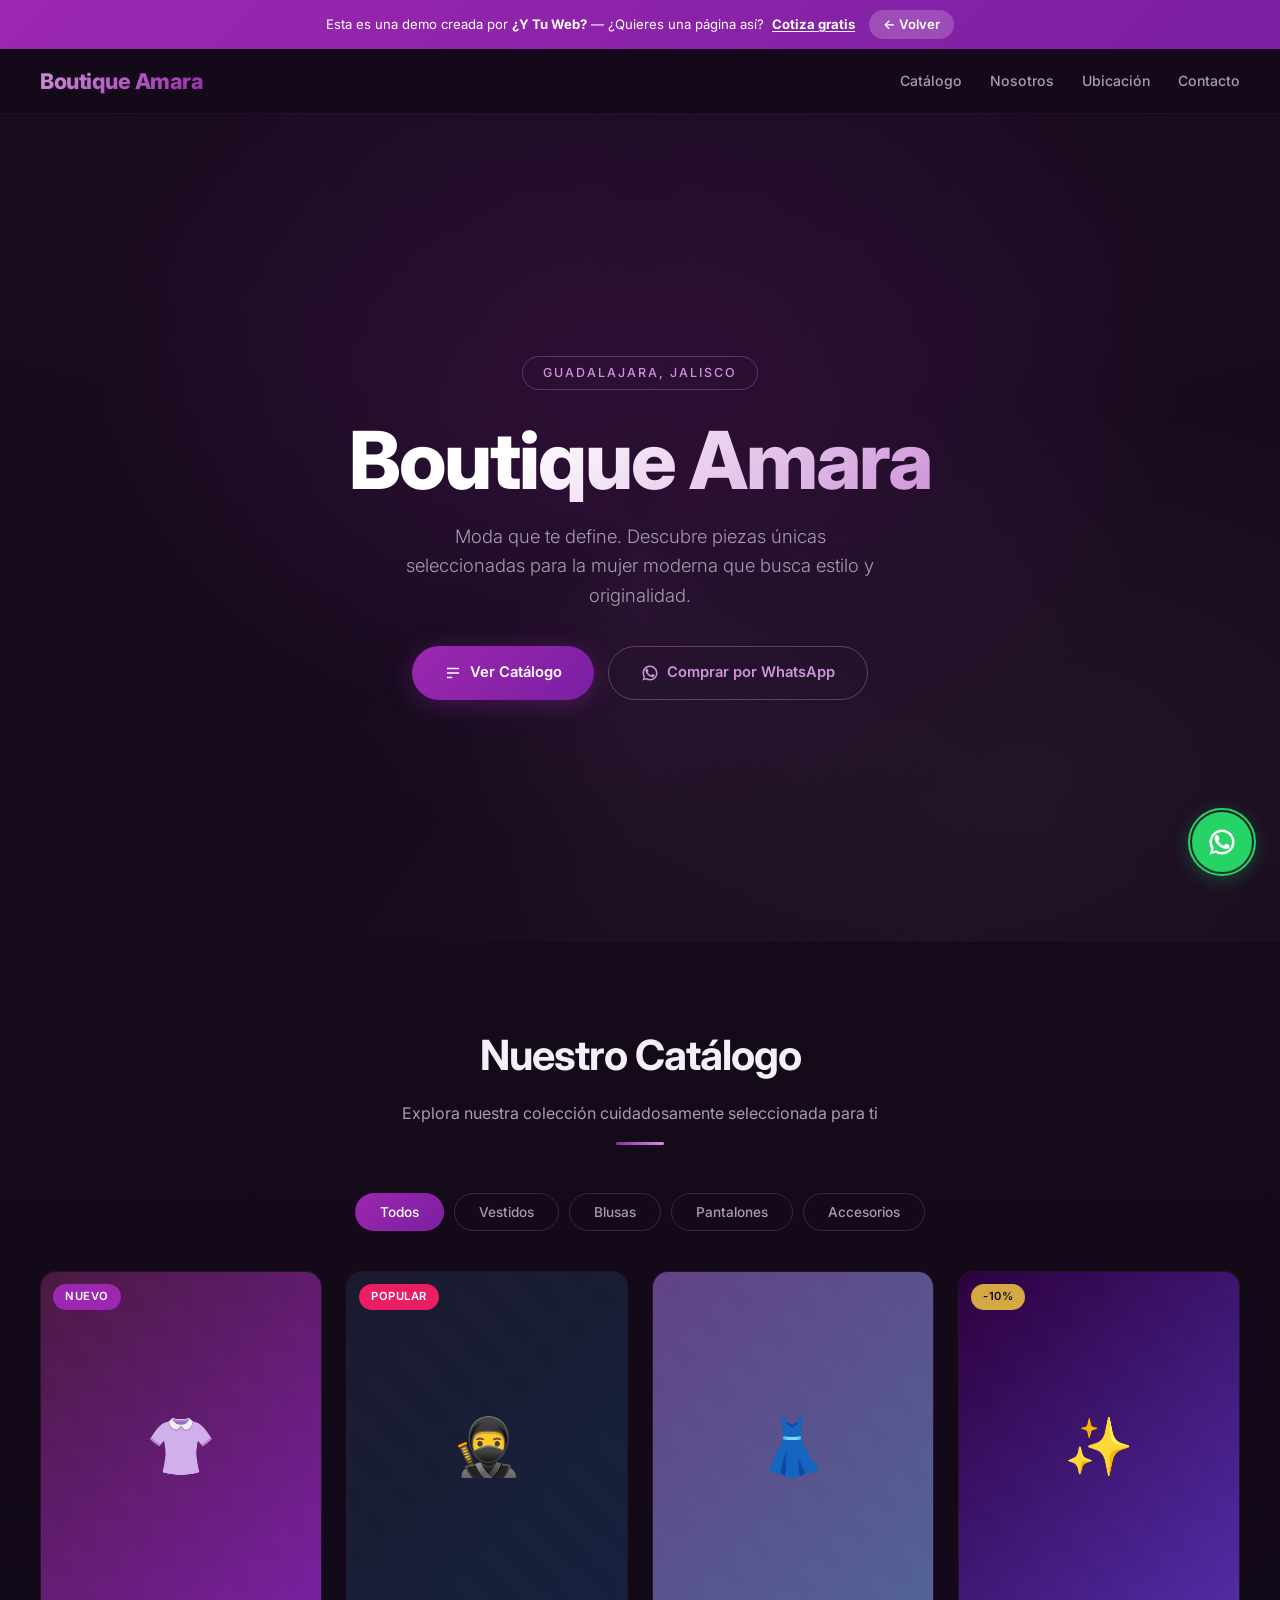
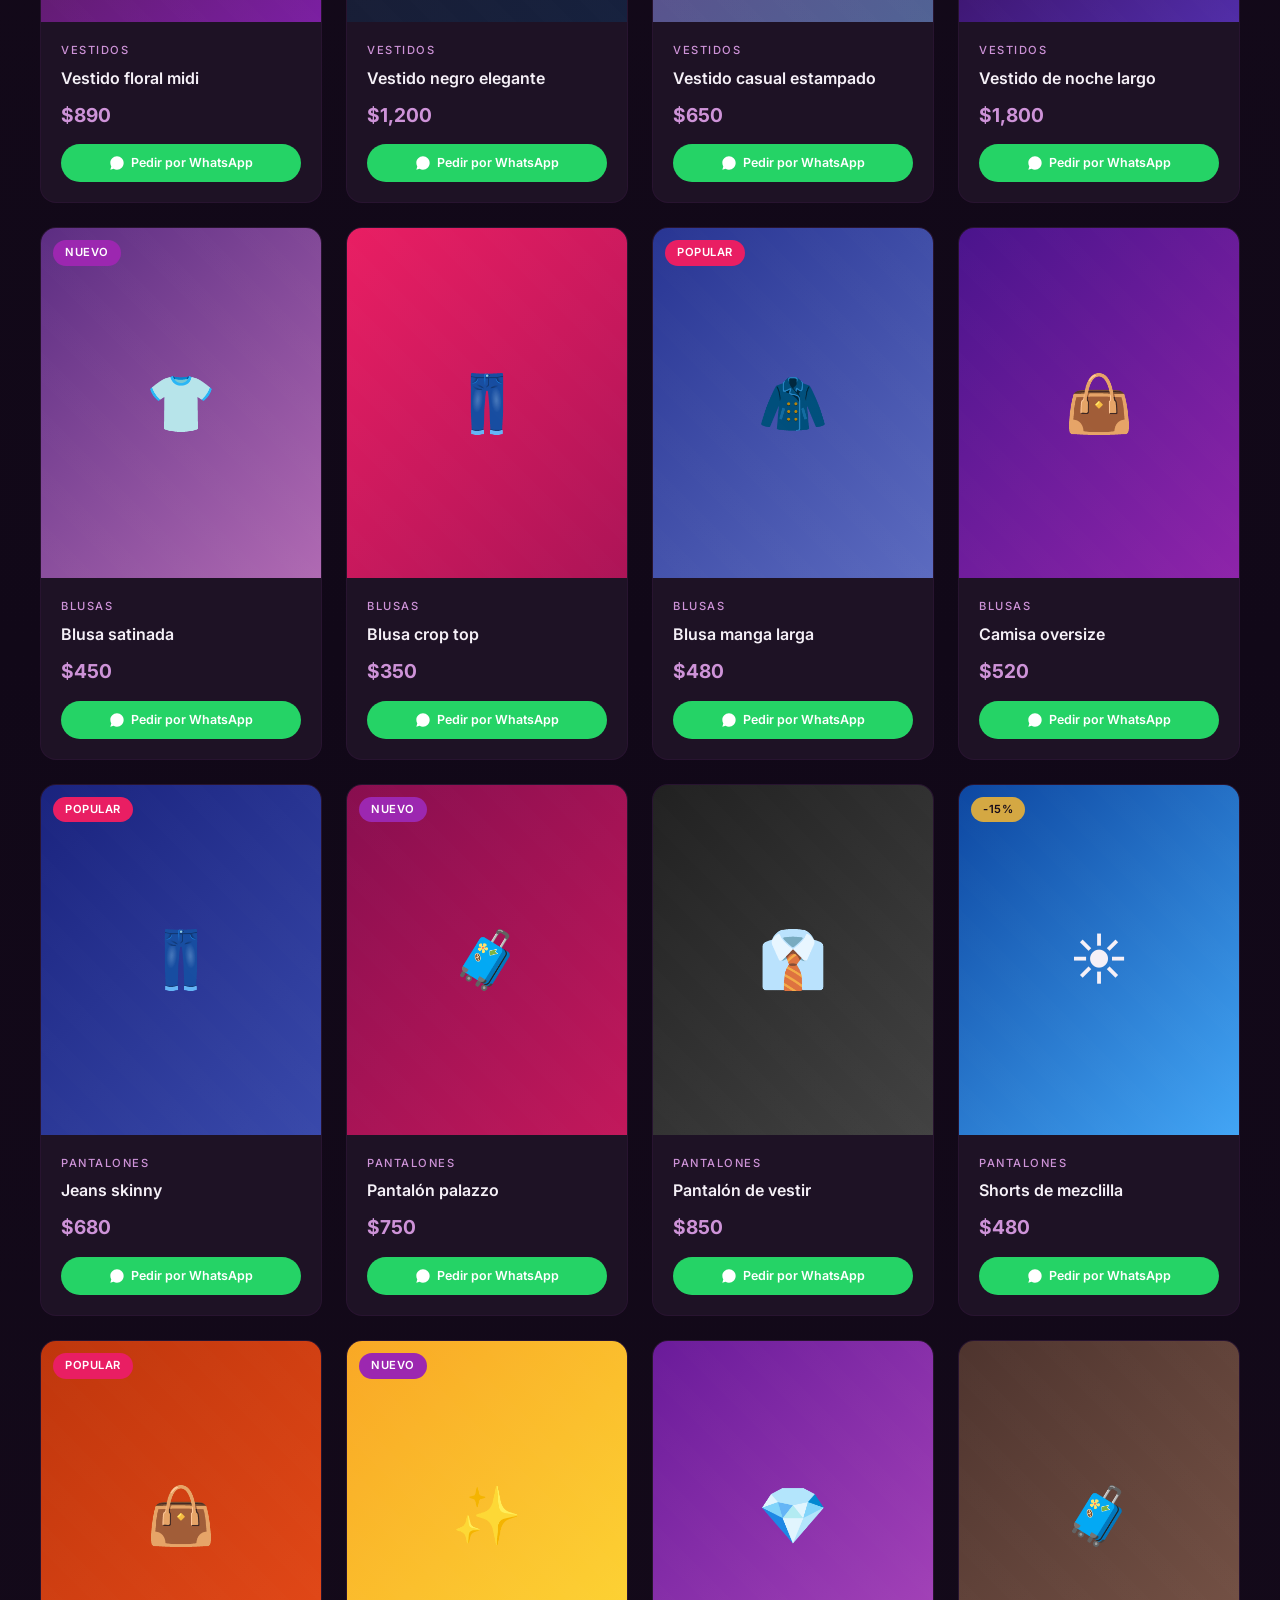
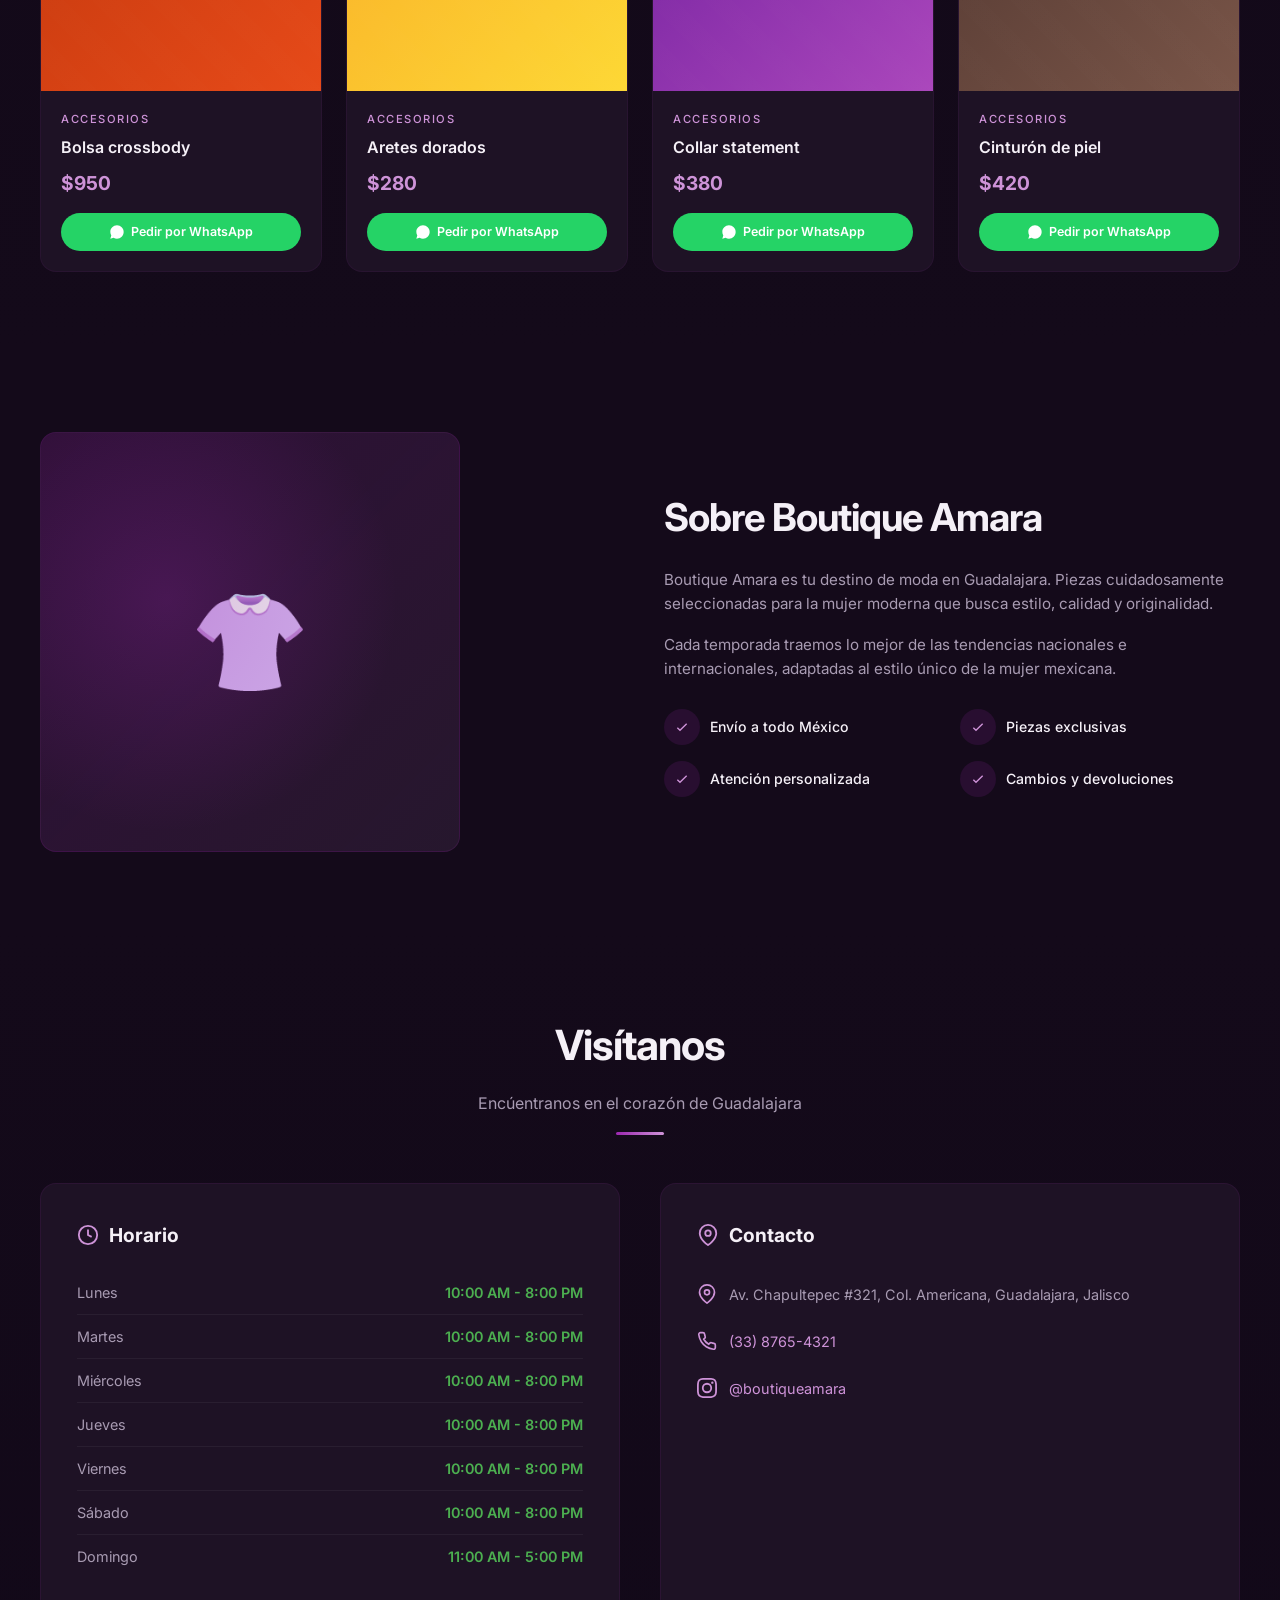
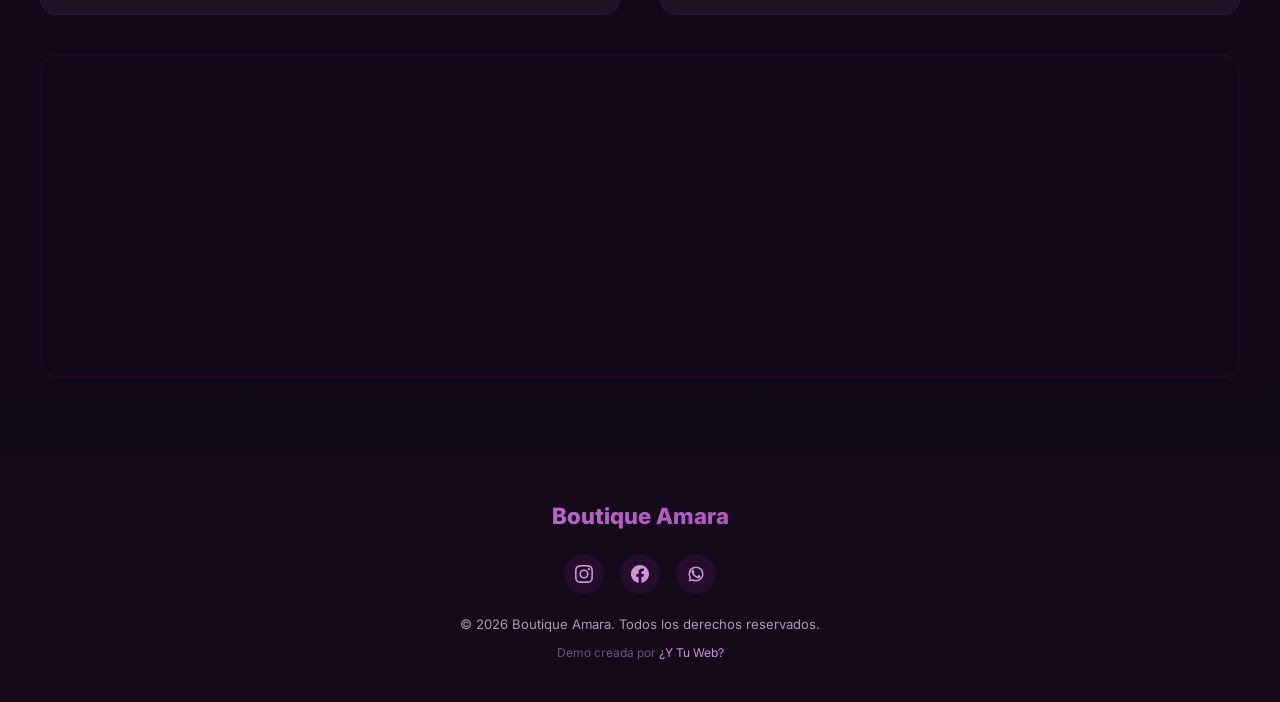
<file: demos/tienda.html>
<!DOCTYPE html>
<html lang="es">
<head>
    <meta charset="UTF-8">
    <meta name="viewport" content="width=device-width, initial-scale=1.0">
    <title>Boutique Amara — Moda que te define</title>
    <link rel="preconnect" href="https://fonts.googleapis.com">
    <link href="https://fonts.googleapis.com/css2?family=Inter:wght@300;400;500;600;700;800&display=swap" rel="stylesheet">
    <style>
        *, *::before, *::after { margin: 0; padding: 0; box-sizing: border-box; }

        :root {
            --bg-dark: #140a1a;
            --bg-card: #1e1225;
            --bg-card-hover: #281a30;
            --purple: #9c27b0;
            --purple-light: #ce93d8;
            --purple-glow: rgba(156, 39, 176, .35);
            --text: #f5f0f7;
            --text-muted: #a89bb2;
            --gold: #d4a843;
            --radius: 16px;
            --transition: .3s cubic-bezier(.4,0,.2,1);
        }

        html { scroll-behavior: smooth; }

        body {
            font-family: 'Inter', sans-serif;
            background: var(--bg-dark);
            color: var(--text);
            line-height: 1.6;
            overflow-x: hidden;
        }

        /* ---- DEMO BANNER ---- */
        .demo-banner {
            background: linear-gradient(135deg, #9c27b0, #7b1fa2);
            color: #fff;
            text-align: center;
            padding: 10px 16px;
            font-size: .82rem;
            position: sticky;
            top: 0;
            z-index: 1000;
            display: flex;
            align-items: center;
            justify-content: center;
            gap: 8px;
            flex-wrap: wrap;
        }
        .demo-banner a {
            color: #fff;
            font-weight: 700;
            text-decoration: underline;
            text-underline-offset: 2px;
        }
        .demo-banner .back-link {
            background: rgba(255,255,255,.2);
            padding: 4px 14px;
            border-radius: 20px;
            text-decoration: none;
            font-weight: 600;
            margin-left: 6px;
            transition: var(--transition);
        }
        .demo-banner .back-link:hover { background: rgba(255,255,255,.35); }

        /* ---- NAVBAR ---- */
        .navbar {
            position: sticky;
            top: 42px;
            z-index: 900;
            background: rgba(20, 10, 26, .85);
            backdrop-filter: blur(18px);
            -webkit-backdrop-filter: blur(18px);
            border-bottom: 1px solid rgba(156,39,176,.15);
            padding: 0 24px;
        }
        .navbar-inner {
            max-width: 1200px;
            margin: 0 auto;
            display: flex;
            align-items: center;
            justify-content: space-between;
            height: 64px;
        }
        .navbar-brand {
            font-size: 1.35rem;
            font-weight: 800;
            background: linear-gradient(135deg, var(--purple-light), var(--purple));
            -webkit-background-clip: text;
            -webkit-text-fill-color: transparent;
            background-clip: text;
            letter-spacing: -.5px;
        }
        .navbar-links { display: flex; gap: 28px; list-style: none; }
        .navbar-links a {
            color: var(--text-muted);
            text-decoration: none;
            font-size: .88rem;
            font-weight: 500;
            transition: var(--transition);
            position: relative;
        }
        .navbar-links a:hover { color: var(--purple-light); }
        .navbar-links a::after {
            content: '';
            position: absolute;
            bottom: -4px; left: 0;
            width: 0; height: 2px;
            background: var(--purple);
            transition: var(--transition);
        }
        .navbar-links a:hover::after { width: 100%; }

        .mobile-toggle {
            display: none;
            background: none; border: none;
            color: var(--text); cursor: pointer;
        }

        /* ---- HERO ---- */
        .hero {
            min-height: 92vh;
            display: flex;
            align-items: center;
            justify-content: center;
            text-align: center;
            padding: 80px 24px;
            position: relative;
            overflow: hidden;
            background: radial-gradient(ellipse at 50% 30%, rgba(156,39,176,.18) 0%, transparent 60%),
                        radial-gradient(ellipse at 80% 80%, rgba(206,147,216,.08) 0%, transparent 40%),
                        var(--bg-dark);
        }
        .hero::before {
            content: '';
            position: absolute;
            top: -50%; left: -50%;
            width: 200%; height: 200%;
            background: conic-gradient(from 0deg at 50% 50%,
                transparent 0deg, rgba(156,39,176,.04) 60deg,
                transparent 120deg, rgba(206,147,216,.03) 180deg,
                transparent 240deg, rgba(156,39,176,.04) 300deg,
                transparent 360deg);
            animation: heroRotate 30s linear infinite;
        }
        @keyframes heroRotate { to { transform: rotate(360deg); } }

        .hero-content { position: relative; z-index: 2; max-width: 700px; }
        .hero-badge {
            display: inline-block;
            padding: 6px 20px;
            border: 1px solid rgba(206,147,216,.3);
            border-radius: 40px;
            font-size: .78rem;
            font-weight: 500;
            color: var(--purple-light);
            letter-spacing: 2px;
            text-transform: uppercase;
            margin-bottom: 28px;
        }
        .hero h1 {
            font-size: clamp(2.8rem, 7vw, 5rem);
            font-weight: 800;
            line-height: 1.05;
            letter-spacing: -2px;
            margin-bottom: 20px;
            background: linear-gradient(135deg, #fff 30%, var(--purple-light));
            -webkit-background-clip: text;
            -webkit-text-fill-color: transparent;
            background-clip: text;
        }
        .hero p {
            font-size: 1.15rem;
            color: var(--text-muted);
            max-width: 480px;
            margin: 0 auto 36px;
            font-weight: 300;
        }
        .hero-buttons { display: flex; gap: 14px; justify-content: center; flex-wrap: wrap; }

        .btn {
            display: inline-flex;
            align-items: center;
            gap: 8px;
            padding: 14px 32px;
            border-radius: 50px;
            font-size: .92rem;
            font-weight: 600;
            text-decoration: none;
            transition: var(--transition);
            cursor: pointer;
            border: none;
            font-family: inherit;
        }
        .btn-primary {
            background: linear-gradient(135deg, var(--purple), #7b1fa2);
            color: #fff;
            box-shadow: 0 4px 24px var(--purple-glow);
        }
        .btn-primary:hover {
            transform: translateY(-2px);
            box-shadow: 0 8px 32px var(--purple-glow);
        }
        .btn-outline {
            background: transparent;
            color: var(--purple-light);
            border: 1.5px solid rgba(206,147,216,.35);
        }
        .btn-outline:hover {
            background: rgba(156,39,176,.1);
            border-color: var(--purple-light);
            transform: translateY(-2px);
        }
        .btn svg { width: 18px; height: 18px; }

        /* ---- SECTIONS GENERIC ---- */
        section { padding: 80px 24px; }
        .section-container { max-width: 1200px; margin: 0 auto; }
        .section-header { text-align: center; margin-bottom: 48px; }
        .section-header h2 {
            font-size: clamp(1.8rem, 4vw, 2.6rem);
            font-weight: 700;
            letter-spacing: -1px;
            margin-bottom: 12px;
        }
        .section-header p { color: var(--text-muted); max-width: 520px; margin: 0 auto; }
        .accent-line {
            width: 48px; height: 3px;
            background: linear-gradient(90deg, var(--purple), var(--purple-light));
            border-radius: 4px;
            margin: 16px auto 0;
        }

        /* ---- CATALOG ---- */
        .catalog { background: linear-gradient(180deg, var(--bg-dark), #110818, var(--bg-dark)); }

        .filter-bar {
            display: flex;
            justify-content: center;
            gap: 10px;
            flex-wrap: wrap;
            margin-bottom: 40px;
        }
        .filter-btn {
            padding: 10px 24px;
            border-radius: 40px;
            border: 1.5px solid rgba(206,147,216,.2);
            background: transparent;
            color: var(--text-muted);
            font-family: inherit;
            font-size: .85rem;
            font-weight: 500;
            cursor: pointer;
            transition: var(--transition);
        }
        .filter-btn:hover { border-color: var(--purple); color: var(--purple-light); }
        .filter-btn.active {
            background: linear-gradient(135deg, var(--purple), #7b1fa2);
            border-color: transparent;
            color: #fff;
        }

        .products-grid {
            display: grid;
            grid-template-columns: repeat(auto-fill, minmax(260px, 1fr));
            gap: 24px;
        }

        .product-card {
            background: var(--bg-card);
            border-radius: var(--radius);
            overflow: hidden;
            border: 1px solid rgba(156,39,176,.08);
            transition: var(--transition);
            position: relative;
        }
        .product-card:hover {
            transform: translateY(-6px);
            border-color: rgba(156,39,176,.25);
            box-shadow: 0 16px 48px rgba(156,39,176,.12);
        }
        .product-card.hidden { display: none; }

        .product-img {
            width: 100%;
            aspect-ratio: 4/5;
            display: flex;
            align-items: center;
            justify-content: center;
            font-size: 3.5rem;
            position: relative;
            overflow: hidden;
        }
        .product-img::before {
            content: '';
            position: absolute;
            inset: 0;
            opacity: .15;
            background: repeating-linear-gradient(
                45deg,
                transparent,
                transparent 20px,
                rgba(255,255,255,.03) 20px,
                rgba(255,255,255,.03) 40px
            );
        }

        .product-tag {
            position: absolute;
            top: 12px; left: 12px;
            padding: 4px 12px;
            border-radius: 20px;
            font-size: .7rem;
            font-weight: 600;
            text-transform: uppercase;
            letter-spacing: .5px;
        }
        .tag-new { background: var(--purple); color: #fff; }
        .tag-hot { background: #e91e63; color: #fff; }
        .tag-sale { background: var(--gold); color: #140a1a; }

        .product-info { padding: 20px; }
        .product-category {
            font-size: .7rem;
            text-transform: uppercase;
            letter-spacing: 1.5px;
            color: var(--purple-light);
            font-weight: 500;
            margin-bottom: 6px;
        }
        .product-name {
            font-size: 1rem;
            font-weight: 600;
            margin-bottom: 8px;
        }
        .product-price {
            font-size: 1.2rem;
            font-weight: 700;
            color: var(--purple-light);
            margin-bottom: 14px;
        }

        .btn-whatsapp-sm {
            display: inline-flex;
            align-items: center;
            gap: 6px;
            padding: 9px 18px;
            border-radius: 40px;
            background: #25d366;
            color: #fff;
            font-size: .78rem;
            font-weight: 600;
            text-decoration: none;
            transition: var(--transition);
            width: 100%;
            justify-content: center;
        }
        .btn-whatsapp-sm:hover { background: #1da851; transform: translateY(-1px); }
        .btn-whatsapp-sm svg { width: 16px; height: 16px; }

        /* ---- ABOUT ---- */
        .about-grid {
            display: grid;
            grid-template-columns: 1fr 1fr;
            gap: 48px;
            align-items: center;
        }
        .about-visual {
            aspect-ratio: 1;
            max-width: 420px;
            border-radius: var(--radius);
            background: linear-gradient(135deg, rgba(156,39,176,.2), rgba(206,147,216,.1));
            display: flex;
            align-items: center;
            justify-content: center;
            font-size: 6rem;
            position: relative;
            overflow: hidden;
            border: 1px solid rgba(156,39,176,.15);
        }
        .about-visual::before {
            content: '';
            position: absolute;
            inset: 0;
            background: radial-gradient(circle at 30% 40%, rgba(156,39,176,.25), transparent 60%);
        }
        .about-text h2 {
            font-size: clamp(1.8rem, 3.5vw, 2.4rem);
            font-weight: 700;
            letter-spacing: -1px;
            margin-bottom: 20px;
        }
        .about-text p {
            color: var(--text-muted);
            margin-bottom: 16px;
            font-size: .95rem;
        }
        .about-features {
            display: grid;
            grid-template-columns: 1fr 1fr;
            gap: 16px;
            margin-top: 28px;
        }
        .about-feature {
            display: flex;
            align-items: center;
            gap: 10px;
            font-size: .88rem;
            font-weight: 500;
        }
        .about-feature .icon-circle {
            width: 36px; height: 36px;
            border-radius: 50%;
            background: rgba(156,39,176,.15);
            display: flex;
            align-items: center;
            justify-content: center;
            flex-shrink: 0;
        }
        .about-feature .icon-circle svg { width: 16px; height: 16px; color: var(--purple-light); }

        /* ---- INFO / HOURS ---- */
        .info-section { background: linear-gradient(180deg, var(--bg-dark), #110818); }
        .info-grid {
            display: grid;
            grid-template-columns: 1fr 1fr;
            gap: 40px;
        }
        .info-card {
            background: var(--bg-card);
            border-radius: var(--radius);
            padding: 36px;
            border: 1px solid rgba(156,39,176,.1);
        }
        .info-card h3 {
            font-size: 1.2rem;
            font-weight: 700;
            margin-bottom: 20px;
            display: flex;
            align-items: center;
            gap: 10px;
        }
        .info-card h3 svg { width: 22px; height: 22px; color: var(--purple-light); }

        .hours-list { list-style: none; }
        .hours-list li {
            display: flex;
            justify-content: space-between;
            padding: 10px 0;
            border-bottom: 1px solid rgba(255,255,255,.05);
            font-size: .9rem;
        }
        .hours-list li:last-child { border-bottom: none; }
        .hours-list .day { color: var(--text-muted); }
        .hours-list .time { font-weight: 600; }
        .hours-list .open { color: #4caf50; }

        .contact-item {
            display: flex;
            align-items: center;
            gap: 12px;
            padding: 12px 0;
            font-size: .9rem;
            color: var(--text-muted);
        }
        .contact-item svg { width: 20px; height: 20px; color: var(--purple-light); flex-shrink: 0; }
        .contact-item a { color: var(--purple-light); text-decoration: none; }
        .contact-item a:hover { text-decoration: underline; }

        .map-wrapper {
            margin-top: 40px;
            border-radius: var(--radius);
            overflow: hidden;
            border: 1px solid rgba(156,39,176,.1);
        }
        .map-wrapper iframe { width: 100%; height: 320px; border: none; display: block; }

        /* ---- FOOTER ---- */
        footer {
            border-top: 1px solid rgba(156,39,176,.1);
            padding: 40px 24px;
            text-align: center;
        }
        .footer-inner { max-width: 1200px; margin: 0 auto; }
        .footer-brand {
            font-size: 1.4rem;
            font-weight: 800;
            background: linear-gradient(135deg, var(--purple-light), var(--purple));
            -webkit-background-clip: text;
            -webkit-text-fill-color: transparent;
            background-clip: text;
            margin-bottom: 12px;
        }
        footer p { color: var(--text-muted); font-size: .82rem; }
        .footer-socials {
            display: flex;
            justify-content: center;
            gap: 16px;
            margin: 20px 0;
        }
        .footer-socials a {
            width: 40px; height: 40px;
            border-radius: 50%;
            background: rgba(156,39,176,.12);
            display: flex;
            align-items: center;
            justify-content: center;
            color: var(--purple-light);
            transition: var(--transition);
        }
        .footer-socials a:hover { background: var(--purple); color: #fff; transform: translateY(-2px); }
        .footer-socials a svg { width: 18px; height: 18px; }

        /* ---- FLOATING WHATSAPP ---- */
        .wa-float {
            position: fixed;
            bottom: 28px; right: 28px;
            width: 60px; height: 60px;
            border-radius: 50%;
            background: #25d366;
            display: flex;
            align-items: center;
            justify-content: center;
            box-shadow: 0 4px 20px rgba(37,211,102,.4);
            z-index: 999;
            transition: var(--transition);
            text-decoration: none;
        }
        .wa-float:hover { transform: scale(1.1); box-shadow: 0 6px 28px rgba(37,211,102,.55); }
        .wa-float svg { width: 30px; height: 30px; fill: #fff; }
        .wa-float .wa-pulse {
            position: absolute;
            inset: -4px;
            border-radius: 50%;
            border: 2px solid #25d366;
            animation: waPulse 2s infinite;
        }
        @keyframes waPulse {
            0% { transform: scale(1); opacity: .6; }
            100% { transform: scale(1.4); opacity: 0; }
        }

        /* ---- SCROLL REVEAL ---- */
        .reveal {
            opacity: 0;
            transform: translateY(32px);
            transition: opacity .7s cubic-bezier(.4,0,.2,1), transform .7s cubic-bezier(.4,0,.2,1);
        }
        .reveal.visible {
            opacity: 1;
            transform: translateY(0);
        }
        .reveal-delay-1 { transition-delay: .1s; }
        .reveal-delay-2 { transition-delay: .2s; }
        .reveal-delay-3 { transition-delay: .3s; }

        /* ---- RESPONSIVE ---- */
        @media (max-width: 900px) {
            .about-grid { grid-template-columns: 1fr; text-align: center; }
            .about-visual { margin: 0 auto; max-width: 280px; }
            .about-features { justify-items: center; }
            .info-grid { grid-template-columns: 1fr; }
        }
        @media (max-width: 768px) {
            .navbar-links { display: none; }
            .mobile-toggle { display: block; }
            .navbar-links.open {
                display: flex;
                flex-direction: column;
                position: absolute;
                top: 64px; left: 0; right: 0;
                background: rgba(20,10,26,.97);
                backdrop-filter: blur(18px);
                padding: 20px 24px;
                gap: 16px;
                border-bottom: 1px solid rgba(156,39,176,.15);
            }
            .products-grid { grid-template-columns: repeat(auto-fill, minmax(220px, 1fr)); gap: 16px; }
            section { padding: 60px 16px; }
            .hero { min-height: 80vh; padding: 60px 16px; }
        }
        @media (max-width: 480px) {
            .products-grid { grid-template-columns: 1fr 1fr; gap: 12px; }
            .product-info { padding: 14px; }
            .product-name { font-size: .88rem; }
            .product-price { font-size: 1rem; margin-bottom: 10px; }
            .btn-whatsapp-sm { padding: 8px 12px; font-size: .72rem; }
            .filter-btn { padding: 8px 16px; font-size: .78rem; }
            .about-features { grid-template-columns: 1fr; }
            .info-card { padding: 24px; }
        }
    </style>
</head>
<body>

<!-- DEMO BANNER -->
<div class="demo-banner">
    <span>Esta es una demo creada por <strong>&iquest;Y Tu Web?</strong> &mdash; &iquest;Quieres una p&aacute;gina as&iacute;?</span>
    <a href="https://wa.me/5213312345678" target="_blank" rel="noopener">Cotiza gratis</a>
    <a href="../index.html#demos" class="back-link">&#8592; Volver</a>
</div>

<!-- NAVBAR -->
<nav class="navbar">
    <div class="navbar-inner">
        <div class="navbar-brand">Boutique Amara</div>
        <ul class="navbar-links" id="navLinks">
            <li><a href="#catalogo">Cat&aacute;logo</a></li>
            <li><a href="#nosotros">Nosotros</a></li>
            <li><a href="#info">Ubicaci&oacute;n</a></li>
            <li><a href="https://wa.me/5213387654321?text=Hola%2C%20me%20interesa%20un%20producto%20de%20Boutique%20Amara" target="_blank" rel="noopener">Contacto</a></li>
        </ul>
        <button class="mobile-toggle" onclick="document.getElementById('navLinks').classList.toggle('open')" aria-label="Men&uacute;">
            <svg width="24" height="24" fill="none" stroke="currentColor" stroke-width="2" stroke-linecap="round"><path d="M3 6h18M3 12h18M3 18h18"/></svg>
        </button>
    </div>
</nav>

<!-- HERO -->
<section class="hero" id="inicio">
    <div class="hero-content">
        <div class="hero-badge reveal">Guadalajara, Jalisco</div>
        <h1 class="reveal reveal-delay-1">Boutique Amara</h1>
        <p class="reveal reveal-delay-2">Moda que te define. Descubre piezas &uacute;nicas seleccionadas para la mujer moderna que busca estilo y originalidad.</p>
        <div class="hero-buttons reveal reveal-delay-3">
            <a href="#catalogo" class="btn btn-primary">
                <svg fill="none" stroke="currentColor" stroke-width="2" viewBox="0 0 24 24"><path d="M4 6h16M4 12h16M4 18h7"/></svg>
                Ver Cat&aacute;logo
            </a>
            <a href="https://wa.me/5213387654321?text=Hola%2C%20quiero%20conocer%20m%C3%A1s%20de%20Boutique%20Amara" target="_blank" rel="noopener" class="btn btn-outline">
                <svg viewBox="0 0 24 24" fill="currentColor"><path d="M17.472 14.382c-.297-.149-1.758-.867-2.03-.967-.273-.099-.471-.148-.67.15-.197.297-.767.966-.94 1.164-.173.199-.347.223-.644.075-.297-.15-1.255-.463-2.39-1.475-.883-.788-1.48-1.761-1.653-2.059-.173-.297-.018-.458.13-.606.134-.133.298-.347.446-.52.149-.174.198-.298.298-.497.099-.198.05-.371-.025-.52-.075-.149-.669-1.612-.916-2.207-.242-.579-.487-.5-.669-.51-.173-.008-.371-.01-.57-.01-.198 0-.52.074-.792.372-.272.297-1.04 1.016-1.04 2.479 0 1.462 1.065 2.875 1.213 3.074.149.198 2.096 3.2 5.077 4.487.709.306 1.262.489 1.694.625.712.227 1.36.195 1.871.118.571-.085 1.758-.719 2.006-1.413.248-.694.248-1.289.173-1.413-.074-.124-.272-.198-.57-.347z"/><path d="M12 2C6.477 2 2 6.477 2 12c0 1.89.525 3.66 1.438 5.168L2 22l4.832-1.438A9.955 9.955 0 0012 22c5.523 0 10-4.477 10-10S17.523 2 12 2zm0 18a8 8 0 01-4.243-1.214l-.295-.18-2.867.852.852-2.867-.18-.295A8 8 0 1112 20z"/></svg>
                Comprar por WhatsApp
            </a>
        </div>
    </div>
</section>

<!-- CATALOG -->
<section class="catalog" id="catalogo">
    <div class="section-container">
        <div class="section-header reveal">
            <h2>Nuestro Cat&aacute;logo</h2>
            <p>Explora nuestra colecci&oacute;n cuidadosamente seleccionada para ti</p>
            <div class="accent-line"></div>
        </div>

        <div class="filter-bar reveal">
            <button class="filter-btn active" data-filter="todos">Todos</button>
            <button class="filter-btn" data-filter="vestidos">Vestidos</button>
            <button class="filter-btn" data-filter="blusas">Blusas</button>
            <button class="filter-btn" data-filter="pantalones">Pantalones</button>
            <button class="filter-btn" data-filter="accesorios">Accesorios</button>
        </div>

        <div class="products-grid" id="productsGrid">

            <!-- VESTIDOS -->
            <div class="product-card reveal" data-cat="vestidos">
                <div class="product-img" style="background:linear-gradient(135deg,#4a1942,#7b1fa2)">
                    <span class="product-tag tag-new">Nuevo</span>
                    &#128090;
                </div>
                <div class="product-info">
                    <div class="product-category">Vestidos</div>
                    <div class="product-name">Vestido floral midi</div>
                    <div class="product-price">$890</div>
                    <a href="https://wa.me/5213387654321?text=Hola%2C%20me%20interesa%20el%20Vestido%20floral%20midi%20%24890" target="_blank" rel="noopener" class="btn-whatsapp-sm">
                        <svg viewBox="0 0 24 24" fill="currentColor"><path d="M17.472 14.382c-.297-.149-1.758-.867-2.03-.967-.273-.099-.471-.148-.67.15-.197.297-.767.966-.94 1.164-.173.199-.347.223-.644.075-.297-.15-1.255-.463-2.39-1.475-.883-.788-1.48-1.761-1.653-2.059-.173-.297-.018-.458.13-.606.134-.133.298-.347.446-.52.149-.174.198-.298.298-.497.099-.198.05-.371-.025-.52-.075-.149-.669-1.612-.916-2.207-.242-.579-.487-.5-.669-.51-.173-.008-.371-.01-.57-.01-.198 0-.52.074-.792.372-.272.297-1.04 1.016-1.04 2.479 0 1.462 1.065 2.875 1.213 3.074.149.198 2.096 3.2 5.077 4.487.709.306 1.262.489 1.694.625.712.227 1.36.195 1.871.118.571-.085 1.758-.719 2.006-1.413.248-.694.248-1.289.173-1.413-.074-.124-.272-.198-.57-.347z"/><path d="M12 2C6.477 2 2 6.477 2 12c0 1.89.525 3.66 1.438 5.168L2 22l4.832-1.438A9.955 9.955 0 0012 22c5.523 0 10-4.477 10-10S17.523 2 12 2z"/></svg>
                        Pedir por WhatsApp
                    </a>
                </div>
            </div>

            <div class="product-card reveal" data-cat="vestidos">
                <div class="product-img" style="background:linear-gradient(135deg,#1a1a2e,#16213e)">
                    <span class="product-tag tag-hot">Popular</span>
                    &#129399;
                </div>
                <div class="product-info">
                    <div class="product-category">Vestidos</div>
                    <div class="product-name">Vestido negro elegante</div>
                    <div class="product-price">$1,200</div>
                    <a href="https://wa.me/5213387654321?text=Hola%2C%20me%20interesa%20el%20Vestido%20negro%20elegante%20%241%2C200" target="_blank" rel="noopener" class="btn-whatsapp-sm">
                        <svg viewBox="0 0 24 24" fill="currentColor"><path d="M17.472 14.382c-.297-.149-1.758-.867-2.03-.967-.273-.099-.471-.148-.67.15-.197.297-.767.966-.94 1.164-.173.199-.347.223-.644.075-.297-.15-1.255-.463-2.39-1.475-.883-.788-1.48-1.761-1.653-2.059-.173-.297-.018-.458.13-.606.134-.133.298-.347.446-.52.149-.174.198-.298.298-.497.099-.198.05-.371-.025-.52-.075-.149-.669-1.612-.916-2.207-.242-.579-.487-.5-.669-.51-.173-.008-.371-.01-.57-.01-.198 0-.52.074-.792.372-.272.297-1.04 1.016-1.04 2.479 0 1.462 1.065 2.875 1.213 3.074.149.198 2.096 3.2 5.077 4.487.709.306 1.262.489 1.694.625.712.227 1.36.195 1.871.118.571-.085 1.758-.719 2.006-1.413.248-.694.248-1.289.173-1.413-.074-.124-.272-.198-.57-.347z"/><path d="M12 2C6.477 2 2 6.477 2 12c0 1.89.525 3.66 1.438 5.168L2 22l4.832-1.438A9.955 9.955 0 0012 22c5.523 0 10-4.477 10-10S17.523 2 12 2z"/></svg>
                        Pedir por WhatsApp
                    </a>
                </div>
            </div>

            <div class="product-card reveal" data-cat="vestidos">
                <div class="product-img" style="background:linear-gradient(135deg,#614385,#516395)">
                    &#128087;
                </div>
                <div class="product-info">
                    <div class="product-category">Vestidos</div>
                    <div class="product-name">Vestido casual estampado</div>
                    <div class="product-price">$650</div>
                    <a href="https://wa.me/5213387654321?text=Hola%2C%20me%20interesa%20el%20Vestido%20casual%20estampado%20%24650" target="_blank" rel="noopener" class="btn-whatsapp-sm">
                        <svg viewBox="0 0 24 24" fill="currentColor"><path d="M17.472 14.382c-.297-.149-1.758-.867-2.03-.967-.273-.099-.471-.148-.67.15-.197.297-.767.966-.94 1.164-.173.199-.347.223-.644.075-.297-.15-1.255-.463-2.39-1.475-.883-.788-1.48-1.761-1.653-2.059-.173-.297-.018-.458.13-.606.134-.133.298-.347.446-.52.149-.174.198-.298.298-.497.099-.198.05-.371-.025-.52-.075-.149-.669-1.612-.916-2.207-.242-.579-.487-.5-.669-.51-.173-.008-.371-.01-.57-.01-.198 0-.52.074-.792.372-.272.297-1.04 1.016-1.04 2.479 0 1.462 1.065 2.875 1.213 3.074.149.198 2.096 3.2 5.077 4.487.709.306 1.262.489 1.694.625.712.227 1.36.195 1.871.118.571-.085 1.758-.719 2.006-1.413.248-.694.248-1.289.173-1.413-.074-.124-.272-.198-.57-.347z"/><path d="M12 2C6.477 2 2 6.477 2 12c0 1.89.525 3.66 1.438 5.168L2 22l4.832-1.438A9.955 9.955 0 0012 22c5.523 0 10-4.477 10-10S17.523 2 12 2z"/></svg>
                        Pedir por WhatsApp
                    </a>
                </div>
            </div>

            <div class="product-card reveal" data-cat="vestidos">
                <div class="product-img" style="background:linear-gradient(135deg,#2c003e,#512da8)">
                    <span class="product-tag tag-sale">-10%</span>
                    &#10024;
                </div>
                <div class="product-info">
                    <div class="product-category">Vestidos</div>
                    <div class="product-name">Vestido de noche largo</div>
                    <div class="product-price">$1,800</div>
                    <a href="https://wa.me/5213387654321?text=Hola%2C%20me%20interesa%20el%20Vestido%20de%20noche%20largo%20%241%2C800" target="_blank" rel="noopener" class="btn-whatsapp-sm">
                        <svg viewBox="0 0 24 24" fill="currentColor"><path d="M17.472 14.382c-.297-.149-1.758-.867-2.03-.967-.273-.099-.471-.148-.67.15-.197.297-.767.966-.94 1.164-.173.199-.347.223-.644.075-.297-.15-1.255-.463-2.39-1.475-.883-.788-1.48-1.761-1.653-2.059-.173-.297-.018-.458.13-.606.134-.133.298-.347.446-.52.149-.174.198-.298.298-.497.099-.198.05-.371-.025-.52-.075-.149-.669-1.612-.916-2.207-.242-.579-.487-.5-.669-.51-.173-.008-.371-.01-.57-.01-.198 0-.52.074-.792.372-.272.297-1.04 1.016-1.04 2.479 0 1.462 1.065 2.875 1.213 3.074.149.198 2.096 3.2 5.077 4.487.709.306 1.262.489 1.694.625.712.227 1.36.195 1.871.118.571-.085 1.758-.719 2.006-1.413.248-.694.248-1.289.173-1.413-.074-.124-.272-.198-.57-.347z"/><path d="M12 2C6.477 2 2 6.477 2 12c0 1.89.525 3.66 1.438 5.168L2 22l4.832-1.438A9.955 9.955 0 0012 22c5.523 0 10-4.477 10-10S17.523 2 12 2z"/></svg>
                        Pedir por WhatsApp
                    </a>
                </div>
            </div>

            <!-- BLUSAS -->
            <div class="product-card reveal" data-cat="blusas">
                <div class="product-img" style="background:linear-gradient(135deg,#5c2d82,#b06ab3)">
                    <span class="product-tag tag-new">Nuevo</span>
                    &#128085;
                </div>
                <div class="product-info">
                    <div class="product-category">Blusas</div>
                    <div class="product-name">Blusa satinada</div>
                    <div class="product-price">$450</div>
                    <a href="https://wa.me/5213387654321?text=Hola%2C%20me%20interesa%20la%20Blusa%20satinada%20%24450" target="_blank" rel="noopener" class="btn-whatsapp-sm">
                        <svg viewBox="0 0 24 24" fill="currentColor"><path d="M17.472 14.382c-.297-.149-1.758-.867-2.03-.967-.273-.099-.471-.148-.67.15-.197.297-.767.966-.94 1.164-.173.199-.347.223-.644.075-.297-.15-1.255-.463-2.39-1.475-.883-.788-1.48-1.761-1.653-2.059-.173-.297-.018-.458.13-.606.134-.133.298-.347.446-.52.149-.174.198-.298.298-.497.099-.198.05-.371-.025-.52-.075-.149-.669-1.612-.916-2.207-.242-.579-.487-.5-.669-.51-.173-.008-.371-.01-.57-.01-.198 0-.52.074-.792.372-.272.297-1.04 1.016-1.04 2.479 0 1.462 1.065 2.875 1.213 3.074.149.198 2.096 3.2 5.077 4.487.709.306 1.262.489 1.694.625.712.227 1.36.195 1.871.118.571-.085 1.758-.719 2.006-1.413.248-.694.248-1.289.173-1.413-.074-.124-.272-.198-.57-.347z"/><path d="M12 2C6.477 2 2 6.477 2 12c0 1.89.525 3.66 1.438 5.168L2 22l4.832-1.438A9.955 9.955 0 0012 22c5.523 0 10-4.477 10-10S17.523 2 12 2z"/></svg>
                        Pedir por WhatsApp
                    </a>
                </div>
            </div>

            <div class="product-card reveal" data-cat="blusas">
                <div class="product-img" style="background:linear-gradient(135deg,#e91e63,#ad1457)">
                    &#128086;
                </div>
                <div class="product-info">
                    <div class="product-category">Blusas</div>
                    <div class="product-name">Blusa crop top</div>
                    <div class="product-price">$350</div>
                    <a href="https://wa.me/5213387654321?text=Hola%2C%20me%20interesa%20la%20Blusa%20crop%20top%20%24350" target="_blank" rel="noopener" class="btn-whatsapp-sm">
                        <svg viewBox="0 0 24 24" fill="currentColor"><path d="M17.472 14.382c-.297-.149-1.758-.867-2.03-.967-.273-.099-.471-.148-.67.15-.197.297-.767.966-.94 1.164-.173.199-.347.223-.644.075-.297-.15-1.255-.463-2.39-1.475-.883-.788-1.48-1.761-1.653-2.059-.173-.297-.018-.458.13-.606.134-.133.298-.347.446-.52.149-.174.198-.298.298-.497.099-.198.05-.371-.025-.52-.075-.149-.669-1.612-.916-2.207-.242-.579-.487-.5-.669-.51-.173-.008-.371-.01-.57-.01-.198 0-.52.074-.792.372-.272.297-1.04 1.016-1.04 2.479 0 1.462 1.065 2.875 1.213 3.074.149.198 2.096 3.2 5.077 4.487.709.306 1.262.489 1.694.625.712.227 1.36.195 1.871.118.571-.085 1.758-.719 2.006-1.413.248-.694.248-1.289.173-1.413-.074-.124-.272-.198-.57-.347z"/><path d="M12 2C6.477 2 2 6.477 2 12c0 1.89.525 3.66 1.438 5.168L2 22l4.832-1.438A9.955 9.955 0 0012 22c5.523 0 10-4.477 10-10S17.523 2 12 2z"/></svg>
                        Pedir por WhatsApp
                    </a>
                </div>
            </div>

            <div class="product-card reveal" data-cat="blusas">
                <div class="product-img" style="background:linear-gradient(135deg,#283593,#5c6bc0)">
                    <span class="product-tag tag-hot">Popular</span>
                    &#129509;
                </div>
                <div class="product-info">
                    <div class="product-category">Blusas</div>
                    <div class="product-name">Blusa manga larga</div>
                    <div class="product-price">$480</div>
                    <a href="https://wa.me/5213387654321?text=Hola%2C%20me%20interesa%20la%20Blusa%20manga%20larga%20%24480" target="_blank" rel="noopener" class="btn-whatsapp-sm">
                        <svg viewBox="0 0 24 24" fill="currentColor"><path d="M17.472 14.382c-.297-.149-1.758-.867-2.03-.967-.273-.099-.471-.148-.67.15-.197.297-.767.966-.94 1.164-.173.199-.347.223-.644.075-.297-.15-1.255-.463-2.39-1.475-.883-.788-1.48-1.761-1.653-2.059-.173-.297-.018-.458.13-.606.134-.133.298-.347.446-.52.149-.174.198-.298.298-.497.099-.198.05-.371-.025-.52-.075-.149-.669-1.612-.916-2.207-.242-.579-.487-.5-.669-.51-.173-.008-.371-.01-.57-.01-.198 0-.52.074-.792.372-.272.297-1.04 1.016-1.04 2.479 0 1.462 1.065 2.875 1.213 3.074.149.198 2.096 3.2 5.077 4.487.709.306 1.262.489 1.694.625.712.227 1.36.195 1.871.118.571-.085 1.758-.719 2.006-1.413.248-.694.248-1.289.173-1.413-.074-.124-.272-.198-.57-.347z"/><path d="M12 2C6.477 2 2 6.477 2 12c0 1.89.525 3.66 1.438 5.168L2 22l4.832-1.438A9.955 9.955 0 0012 22c5.523 0 10-4.477 10-10S17.523 2 12 2z"/></svg>
                        Pedir por WhatsApp
                    </a>
                </div>
            </div>

            <div class="product-card reveal" data-cat="blusas">
                <div class="product-img" style="background:linear-gradient(135deg,#4a148c,#8e24aa)">
                    &#128092;
                </div>
                <div class="product-info">
                    <div class="product-category">Blusas</div>
                    <div class="product-name">Camisa oversize</div>
                    <div class="product-price">$520</div>
                    <a href="https://wa.me/5213387654321?text=Hola%2C%20me%20interesa%20la%20Camisa%20oversize%20%24520" target="_blank" rel="noopener" class="btn-whatsapp-sm">
                        <svg viewBox="0 0 24 24" fill="currentColor"><path d="M17.472 14.382c-.297-.149-1.758-.867-2.03-.967-.273-.099-.471-.148-.67.15-.197.297-.767.966-.94 1.164-.173.199-.347.223-.644.075-.297-.15-1.255-.463-2.39-1.475-.883-.788-1.48-1.761-1.653-2.059-.173-.297-.018-.458.13-.606.134-.133.298-.347.446-.52.149-.174.198-.298.298-.497.099-.198.05-.371-.025-.52-.075-.149-.669-1.612-.916-2.207-.242-.579-.487-.5-.669-.51-.173-.008-.371-.01-.57-.01-.198 0-.52.074-.792.372-.272.297-1.04 1.016-1.04 2.479 0 1.462 1.065 2.875 1.213 3.074.149.198 2.096 3.2 5.077 4.487.709.306 1.262.489 1.694.625.712.227 1.36.195 1.871.118.571-.085 1.758-.719 2.006-1.413.248-.694.248-1.289.173-1.413-.074-.124-.272-.198-.57-.347z"/><path d="M12 2C6.477 2 2 6.477 2 12c0 1.89.525 3.66 1.438 5.168L2 22l4.832-1.438A9.955 9.955 0 0012 22c5.523 0 10-4.477 10-10S17.523 2 12 2z"/></svg>
                        Pedir por WhatsApp
                    </a>
                </div>
            </div>

            <!-- PANTALONES -->
            <div class="product-card reveal" data-cat="pantalones">
                <div class="product-img" style="background:linear-gradient(135deg,#1a237e,#3949ab)">
                    <span class="product-tag tag-hot">Popular</span>
                    &#128086;
                </div>
                <div class="product-info">
                    <div class="product-category">Pantalones</div>
                    <div class="product-name">Jeans skinny</div>
                    <div class="product-price">$680</div>
                    <a href="https://wa.me/5213387654321?text=Hola%2C%20me%20interesan%20los%20Jeans%20skinny%20%24680" target="_blank" rel="noopener" class="btn-whatsapp-sm">
                        <svg viewBox="0 0 24 24" fill="currentColor"><path d="M17.472 14.382c-.297-.149-1.758-.867-2.03-.967-.273-.099-.471-.148-.67.15-.197.297-.767.966-.94 1.164-.173.199-.347.223-.644.075-.297-.15-1.255-.463-2.39-1.475-.883-.788-1.48-1.761-1.653-2.059-.173-.297-.018-.458.13-.606.134-.133.298-.347.446-.52.149-.174.198-.298.298-.497.099-.198.05-.371-.025-.52-.075-.149-.669-1.612-.916-2.207-.242-.579-.487-.5-.669-.51-.173-.008-.371-.01-.57-.01-.198 0-.52.074-.792.372-.272.297-1.04 1.016-1.04 2.479 0 1.462 1.065 2.875 1.213 3.074.149.198 2.096 3.2 5.077 4.487.709.306 1.262.489 1.694.625.712.227 1.36.195 1.871.118.571-.085 1.758-.719 2.006-1.413.248-.694.248-1.289.173-1.413-.074-.124-.272-.198-.57-.347z"/><path d="M12 2C6.477 2 2 6.477 2 12c0 1.89.525 3.66 1.438 5.168L2 22l4.832-1.438A9.955 9.955 0 0012 22c5.523 0 10-4.477 10-10S17.523 2 12 2z"/></svg>
                        Pedir por WhatsApp
                    </a>
                </div>
            </div>

            <div class="product-card reveal" data-cat="pantalones">
                <div class="product-img" style="background:linear-gradient(135deg,#880e4f,#c2185b)">
                    <span class="product-tag tag-new">Nuevo</span>
                    &#129523;
                </div>
                <div class="product-info">
                    <div class="product-category">Pantalones</div>
                    <div class="product-name">Pantal&oacute;n palazzo</div>
                    <div class="product-price">$750</div>
                    <a href="https://wa.me/5213387654321?text=Hola%2C%20me%20interesa%20el%20Pantal%C3%B3n%20palazzo%20%24750" target="_blank" rel="noopener" class="btn-whatsapp-sm">
                        <svg viewBox="0 0 24 24" fill="currentColor"><path d="M17.472 14.382c-.297-.149-1.758-.867-2.03-.967-.273-.099-.471-.148-.67.15-.197.297-.767.966-.94 1.164-.173.199-.347.223-.644.075-.297-.15-1.255-.463-2.39-1.475-.883-.788-1.48-1.761-1.653-2.059-.173-.297-.018-.458.13-.606.134-.133.298-.347.446-.52.149-.174.198-.298.298-.497.099-.198.05-.371-.025-.52-.075-.149-.669-1.612-.916-2.207-.242-.579-.487-.5-.669-.51-.173-.008-.371-.01-.57-.01-.198 0-.52.074-.792.372-.272.297-1.04 1.016-1.04 2.479 0 1.462 1.065 2.875 1.213 3.074.149.198 2.096 3.2 5.077 4.487.709.306 1.262.489 1.694.625.712.227 1.36.195 1.871.118.571-.085 1.758-.719 2.006-1.413.248-.694.248-1.289.173-1.413-.074-.124-.272-.198-.57-.347z"/><path d="M12 2C6.477 2 2 6.477 2 12c0 1.89.525 3.66 1.438 5.168L2 22l4.832-1.438A9.955 9.955 0 0012 22c5.523 0 10-4.477 10-10S17.523 2 12 2z"/></svg>
                        Pedir por WhatsApp
                    </a>
                </div>
            </div>

            <div class="product-card reveal" data-cat="pantalones">
                <div class="product-img" style="background:linear-gradient(135deg,#212121,#424242)">
                    &#128084;
                </div>
                <div class="product-info">
                    <div class="product-category">Pantalones</div>
                    <div class="product-name">Pantal&oacute;n de vestir</div>
                    <div class="product-price">$850</div>
                    <a href="https://wa.me/5213387654321?text=Hola%2C%20me%20interesa%20el%20Pantal%C3%B3n%20de%20vestir%20%24850" target="_blank" rel="noopener" class="btn-whatsapp-sm">
                        <svg viewBox="0 0 24 24" fill="currentColor"><path d="M17.472 14.382c-.297-.149-1.758-.867-2.03-.967-.273-.099-.471-.148-.67.15-.197.297-.767.966-.94 1.164-.173.199-.347.223-.644.075-.297-.15-1.255-.463-2.39-1.475-.883-.788-1.48-1.761-1.653-2.059-.173-.297-.018-.458.13-.606.134-.133.298-.347.446-.52.149-.174.198-.298.298-.497.099-.198.05-.371-.025-.52-.075-.149-.669-1.612-.916-2.207-.242-.579-.487-.5-.669-.51-.173-.008-.371-.01-.57-.01-.198 0-.52.074-.792.372-.272.297-1.04 1.016-1.04 2.479 0 1.462 1.065 2.875 1.213 3.074.149.198 2.096 3.2 5.077 4.487.709.306 1.262.489 1.694.625.712.227 1.36.195 1.871.118.571-.085 1.758-.719 2.006-1.413.248-.694.248-1.289.173-1.413-.074-.124-.272-.198-.57-.347z"/><path d="M12 2C6.477 2 2 6.477 2 12c0 1.89.525 3.66 1.438 5.168L2 22l4.832-1.438A9.955 9.955 0 0012 22c5.523 0 10-4.477 10-10S17.523 2 12 2z"/></svg>
                        Pedir por WhatsApp
                    </a>
                </div>
            </div>

            <div class="product-card reveal" data-cat="pantalones">
                <div class="product-img" style="background:linear-gradient(135deg,#0d47a1,#42a5f5)">
                    <span class="product-tag tag-sale">-15%</span>
                    &#9728;&#65039;
                </div>
                <div class="product-info">
                    <div class="product-category">Pantalones</div>
                    <div class="product-name">Shorts de mezclilla</div>
                    <div class="product-price">$480</div>
                    <a href="https://wa.me/5213387654321?text=Hola%2C%20me%20interesan%20los%20Shorts%20de%20mezclilla%20%24480" target="_blank" rel="noopener" class="btn-whatsapp-sm">
                        <svg viewBox="0 0 24 24" fill="currentColor"><path d="M17.472 14.382c-.297-.149-1.758-.867-2.03-.967-.273-.099-.471-.148-.67.15-.197.297-.767.966-.94 1.164-.173.199-.347.223-.644.075-.297-.15-1.255-.463-2.39-1.475-.883-.788-1.48-1.761-1.653-2.059-.173-.297-.018-.458.13-.606.134-.133.298-.347.446-.52.149-.174.198-.298.298-.497.099-.198.05-.371-.025-.52-.075-.149-.669-1.612-.916-2.207-.242-.579-.487-.5-.669-.51-.173-.008-.371-.01-.57-.01-.198 0-.52.074-.792.372-.272.297-1.04 1.016-1.04 2.479 0 1.462 1.065 2.875 1.213 3.074.149.198 2.096 3.2 5.077 4.487.709.306 1.262.489 1.694.625.712.227 1.36.195 1.871.118.571-.085 1.758-.719 2.006-1.413.248-.694.248-1.289.173-1.413-.074-.124-.272-.198-.57-.347z"/><path d="M12 2C6.477 2 2 6.477 2 12c0 1.89.525 3.66 1.438 5.168L2 22l4.832-1.438A9.955 9.955 0 0012 22c5.523 0 10-4.477 10-10S17.523 2 12 2z"/></svg>
                        Pedir por WhatsApp
                    </a>
                </div>
            </div>

            <!-- ACCESORIOS -->
            <div class="product-card reveal" data-cat="accesorios">
                <div class="product-img" style="background:linear-gradient(135deg,#bf360c,#e64a19)">
                    <span class="product-tag tag-hot">Popular</span>
                    &#128092;
                </div>
                <div class="product-info">
                    <div class="product-category">Accesorios</div>
                    <div class="product-name">Bolsa crossbody</div>
                    <div class="product-price">$950</div>
                    <a href="https://wa.me/5213387654321?text=Hola%2C%20me%20interesa%20la%20Bolsa%20crossbody%20%24950" target="_blank" rel="noopener" class="btn-whatsapp-sm">
                        <svg viewBox="0 0 24 24" fill="currentColor"><path d="M17.472 14.382c-.297-.149-1.758-.867-2.03-.967-.273-.099-.471-.148-.67.15-.197.297-.767.966-.94 1.164-.173.199-.347.223-.644.075-.297-.15-1.255-.463-2.39-1.475-.883-.788-1.48-1.761-1.653-2.059-.173-.297-.018-.458.13-.606.134-.133.298-.347.446-.52.149-.174.198-.298.298-.497.099-.198.05-.371-.025-.52-.075-.149-.669-1.612-.916-2.207-.242-.579-.487-.5-.669-.51-.173-.008-.371-.01-.57-.01-.198 0-.52.074-.792.372-.272.297-1.04 1.016-1.04 2.479 0 1.462 1.065 2.875 1.213 3.074.149.198 2.096 3.2 5.077 4.487.709.306 1.262.489 1.694.625.712.227 1.36.195 1.871.118.571-.085 1.758-.719 2.006-1.413.248-.694.248-1.289.173-1.413-.074-.124-.272-.198-.57-.347z"/><path d="M12 2C6.477 2 2 6.477 2 12c0 1.89.525 3.66 1.438 5.168L2 22l4.832-1.438A9.955 9.955 0 0012 22c5.523 0 10-4.477 10-10S17.523 2 12 2z"/></svg>
                        Pedir por WhatsApp
                    </a>
                </div>
            </div>

            <div class="product-card reveal" data-cat="accesorios">
                <div class="product-img" style="background:linear-gradient(135deg,#f9a825,#fdd835)">
                    <span class="product-tag tag-new">Nuevo</span>
                    &#10024;
                </div>
                <div class="product-info">
                    <div class="product-category">Accesorios</div>
                    <div class="product-name">Aretes dorados</div>
                    <div class="product-price">$280</div>
                    <a href="https://wa.me/5213387654321?text=Hola%2C%20me%20interesan%20los%20Aretes%20dorados%20%24280" target="_blank" rel="noopener" class="btn-whatsapp-sm">
                        <svg viewBox="0 0 24 24" fill="currentColor"><path d="M17.472 14.382c-.297-.149-1.758-.867-2.03-.967-.273-.099-.471-.148-.67.15-.197.297-.767.966-.94 1.164-.173.199-.347.223-.644.075-.297-.15-1.255-.463-2.39-1.475-.883-.788-1.48-1.761-1.653-2.059-.173-.297-.018-.458.13-.606.134-.133.298-.347.446-.52.149-.174.198-.298.298-.497.099-.198.05-.371-.025-.52-.075-.149-.669-1.612-.916-2.207-.242-.579-.487-.5-.669-.51-.173-.008-.371-.01-.57-.01-.198 0-.52.074-.792.372-.272.297-1.04 1.016-1.04 2.479 0 1.462 1.065 2.875 1.213 3.074.149.198 2.096 3.2 5.077 4.487.709.306 1.262.489 1.694.625.712.227 1.36.195 1.871.118.571-.085 1.758-.719 2.006-1.413.248-.694.248-1.289.173-1.413-.074-.124-.272-.198-.57-.347z"/><path d="M12 2C6.477 2 2 6.477 2 12c0 1.89.525 3.66 1.438 5.168L2 22l4.832-1.438A9.955 9.955 0 0012 22c5.523 0 10-4.477 10-10S17.523 2 12 2z"/></svg>
                        Pedir por WhatsApp
                    </a>
                </div>
            </div>

            <div class="product-card reveal" data-cat="accesorios">
                <div class="product-img" style="background:linear-gradient(135deg,#6a1b9a,#ab47bc)">
                    &#128142;
                </div>
                <div class="product-info">
                    <div class="product-category">Accesorios</div>
                    <div class="product-name">Collar statement</div>
                    <div class="product-price">$380</div>
                    <a href="https://wa.me/5213387654321?text=Hola%2C%20me%20interesa%20el%20Collar%20statement%20%24380" target="_blank" rel="noopener" class="btn-whatsapp-sm">
                        <svg viewBox="0 0 24 24" fill="currentColor"><path d="M17.472 14.382c-.297-.149-1.758-.867-2.03-.967-.273-.099-.471-.148-.67.15-.197.297-.767.966-.94 1.164-.173.199-.347.223-.644.075-.297-.15-1.255-.463-2.39-1.475-.883-.788-1.48-1.761-1.653-2.059-.173-.297-.018-.458.13-.606.134-.133.298-.347.446-.52.149-.174.198-.298.298-.497.099-.198.05-.371-.025-.52-.075-.149-.669-1.612-.916-2.207-.242-.579-.487-.5-.669-.51-.173-.008-.371-.01-.57-.01-.198 0-.52.074-.792.372-.272.297-1.04 1.016-1.04 2.479 0 1.462 1.065 2.875 1.213 3.074.149.198 2.096 3.2 5.077 4.487.709.306 1.262.489 1.694.625.712.227 1.36.195 1.871.118.571-.085 1.758-.719 2.006-1.413.248-.694.248-1.289.173-1.413-.074-.124-.272-.198-.57-.347z"/><path d="M12 2C6.477 2 2 6.477 2 12c0 1.89.525 3.66 1.438 5.168L2 22l4.832-1.438A9.955 9.955 0 0012 22c5.523 0 10-4.477 10-10S17.523 2 12 2z"/></svg>
                        Pedir por WhatsApp
                    </a>
                </div>
            </div>

            <div class="product-card reveal" data-cat="accesorios">
                <div class="product-img" style="background:linear-gradient(135deg,#4e342e,#795548)">
                    &#129523;
                </div>
                <div class="product-info">
                    <div class="product-category">Accesorios</div>
                    <div class="product-name">Cintur&oacute;n de piel</div>
                    <div class="product-price">$420</div>
                    <a href="https://wa.me/5213387654321?text=Hola%2C%20me%20interesa%20el%20Cintur%C3%B3n%20de%20piel%20%24420" target="_blank" rel="noopener" class="btn-whatsapp-sm">
                        <svg viewBox="0 0 24 24" fill="currentColor"><path d="M17.472 14.382c-.297-.149-1.758-.867-2.03-.967-.273-.099-.471-.148-.67.15-.197.297-.767.966-.94 1.164-.173.199-.347.223-.644.075-.297-.15-1.255-.463-2.39-1.475-.883-.788-1.48-1.761-1.653-2.059-.173-.297-.018-.458.13-.606.134-.133.298-.347.446-.52.149-.174.198-.298.298-.497.099-.198.05-.371-.025-.52-.075-.149-.669-1.612-.916-2.207-.242-.579-.487-.5-.669-.51-.173-.008-.371-.01-.57-.01-.198 0-.52.074-.792.372-.272.297-1.04 1.016-1.04 2.479 0 1.462 1.065 2.875 1.213 3.074.149.198 2.096 3.2 5.077 4.487.709.306 1.262.489 1.694.625.712.227 1.36.195 1.871.118.571-.085 1.758-.719 2.006-1.413.248-.694.248-1.289.173-1.413-.074-.124-.272-.198-.57-.347z"/><path d="M12 2C6.477 2 2 6.477 2 12c0 1.89.525 3.66 1.438 5.168L2 22l4.832-1.438A9.955 9.955 0 0012 22c5.523 0 10-4.477 10-10S17.523 2 12 2z"/></svg>
                        Pedir por WhatsApp
                    </a>
                </div>
            </div>

        </div>
    </div>
</section>

<!-- ABOUT -->
<section id="nosotros">
    <div class="section-container">
        <div class="about-grid">
            <div class="about-visual reveal">
                &#128090;
            </div>
            <div class="about-text">
                <h2 class="reveal">Sobre Boutique Amara</h2>
                <p class="reveal">Boutique Amara es tu destino de moda en Guadalajara. Piezas cuidadosamente seleccionadas para la mujer moderna que busca estilo, calidad y originalidad.</p>
                <p class="reveal">Cada temporada traemos lo mejor de las tendencias nacionales e internacionales, adaptadas al estilo &uacute;nico de la mujer mexicana.</p>
                <div class="about-features reveal">
                    <div class="about-feature">
                        <div class="icon-circle">
                            <svg fill="none" stroke="currentColor" stroke-width="2" viewBox="0 0 24 24"><path d="M5 13l4 4L19 7"/></svg>
                        </div>
                        <span>Env&iacute;o a todo M&eacute;xico</span>
                    </div>
                    <div class="about-feature">
                        <div class="icon-circle">
                            <svg fill="none" stroke="currentColor" stroke-width="2" viewBox="0 0 24 24"><path d="M5 13l4 4L19 7"/></svg>
                        </div>
                        <span>Piezas exclusivas</span>
                    </div>
                    <div class="about-feature">
                        <div class="icon-circle">
                            <svg fill="none" stroke="currentColor" stroke-width="2" viewBox="0 0 24 24"><path d="M5 13l4 4L19 7"/></svg>
                        </div>
                        <span>Atenci&oacute;n personalizada</span>
                    </div>
                    <div class="about-feature">
                        <div class="icon-circle">
                            <svg fill="none" stroke="currentColor" stroke-width="2" viewBox="0 0 24 24"><path d="M5 13l4 4L19 7"/></svg>
                        </div>
                        <span>Cambios y devoluciones</span>
                    </div>
                </div>
            </div>
        </div>
    </div>
</section>

<!-- INFO -->
<section class="info-section" id="info">
    <div class="section-container">
        <div class="section-header reveal">
            <h2>Vis&iacute;tanos</h2>
            <p>Enc&uacute;entranos en el coraz&oacute;n de Guadalajara</p>
            <div class="accent-line"></div>
        </div>
        <div class="info-grid">
            <div class="info-card reveal">
                <h3>
                    <svg fill="none" stroke="currentColor" stroke-width="2" viewBox="0 0 24 24"><circle cx="12" cy="12" r="10"/><path d="M12 6v6l4 2"/></svg>
                    Horario
                </h3>
                <ul class="hours-list">
                    <li><span class="day">Lunes</span><span class="time open">10:00 AM - 8:00 PM</span></li>
                    <li><span class="day">Martes</span><span class="time open">10:00 AM - 8:00 PM</span></li>
                    <li><span class="day">Mi&eacute;rcoles</span><span class="time open">10:00 AM - 8:00 PM</span></li>
                    <li><span class="day">Jueves</span><span class="time open">10:00 AM - 8:00 PM</span></li>
                    <li><span class="day">Viernes</span><span class="time open">10:00 AM - 8:00 PM</span></li>
                    <li><span class="day">S&aacute;bado</span><span class="time open">10:00 AM - 8:00 PM</span></li>
                    <li><span class="day">Domingo</span><span class="time open">11:00 AM - 5:00 PM</span></li>
                </ul>
            </div>
            <div class="info-card reveal">
                <h3>
                    <svg fill="none" stroke="currentColor" stroke-width="2" viewBox="0 0 24 24"><path d="M21 10c0 7-9 13-9 13s-9-6-9-13a9 9 0 0118 0z"/><circle cx="12" cy="10" r="3"/></svg>
                    Contacto
                </h3>
                <div class="contact-item">
                    <svg fill="none" stroke="currentColor" stroke-width="2" viewBox="0 0 24 24"><path d="M21 10c0 7-9 13-9 13s-9-6-9-13a9 9 0 0118 0z"/><circle cx="12" cy="10" r="3"/></svg>
                    <span>Av. Chapultepec #321, Col. Americana, Guadalajara, Jalisco</span>
                </div>
                <div class="contact-item">
                    <svg fill="none" stroke="currentColor" stroke-width="2" viewBox="0 0 24 24"><path d="M22 16.92v3a2 2 0 01-2.18 2 19.79 19.79 0 01-8.63-3.07 19.5 19.5 0 01-6-6 19.79 19.79 0 01-3.07-8.67A2 2 0 014.11 2h3a2 2 0 012 1.72c.127.96.361 1.903.7 2.81a2 2 0 01-.45 2.11L8.09 9.91a16 16 0 006 6l1.27-1.27a2 2 0 012.11-.45c.907.339 1.85.573 2.81.7A2 2 0 0122 16.92z"/></svg>
                    <a href="tel:+523387654321">(33) 8765-4321</a>
                </div>
                <div class="contact-item">
                    <svg fill="currentColor" viewBox="0 0 24 24"><path d="M12 2.163c3.204 0 3.584.012 4.85.07 3.252.148 4.771 1.691 4.919 4.919.058 1.265.069 1.645.069 4.849 0 3.205-.012 3.584-.069 4.849-.149 3.225-1.664 4.771-4.919 4.919-1.266.058-1.644.07-4.85.07-3.204 0-3.584-.012-4.849-.07-3.26-.149-4.771-1.699-4.919-4.92-.058-1.265-.07-1.644-.07-4.849 0-3.204.013-3.583.07-4.849.149-3.227 1.664-4.771 4.919-4.919 1.266-.057 1.645-.069 4.849-.069zM12 0C8.741 0 8.333.014 7.053.072 2.695.272.273 2.69.073 7.052.014 8.333 0 8.741 0 12c0 3.259.014 3.668.072 4.948.2 4.358 2.618 6.78 6.98 6.98C8.333 23.986 8.741 24 12 24c3.259 0 3.668-.014 4.948-.072 4.354-.2 6.782-2.618 6.979-6.98.059-1.28.073-1.689.073-4.948 0-3.259-.014-3.667-.072-4.947-.196-4.354-2.617-6.78-6.979-6.98C15.668.014 15.259 0 12 0zm0 5.838a6.162 6.162 0 100 12.324 6.162 6.162 0 000-12.324zM12 16a4 4 0 110-8 4 4 0 010 8zm6.406-11.845a1.44 1.44 0 100 2.881 1.44 1.44 0 000-2.881z"/></svg>
                    <a href="https://instagram.com/boutiqueamara" target="_blank" rel="noopener">@boutiqueamara</a>
                </div>
            </div>
        </div>

        <div class="map-wrapper reveal">
            <iframe src="https://www.google.com/maps/embed?pb=!1m18!1m12!1m3!1d3732.8558891789196!2d-103.36536!3d20.6720375!2m3!1f0!2f0!3f0!3m2!1i1024!2i768!4f13.1!3m3!1m2!1s0x8428b18e20a8001d%3A0x29a529dc087b36e6!2sAv.%20Chapultepec%2C%20Col%20Americana%2C%20Guadalajara%2C%20Jal.!5e0!3m2!1ses!2smx!4v1700000000000!5m2!1ses!2smx" allowfullscreen loading="lazy" referrerpolicy="no-referrer-when-downgrade"></iframe>
        </div>
    </div>
</section>

<!-- FOOTER -->
<footer>
    <div class="footer-inner">
        <div class="footer-brand">Boutique Amara</div>
        <div class="footer-socials">
            <a href="https://instagram.com/boutiqueamara" target="_blank" rel="noopener" aria-label="Instagram">
                <svg fill="currentColor" viewBox="0 0 24 24"><path d="M12 2.163c3.204 0 3.584.012 4.85.07 3.252.148 4.771 1.691 4.919 4.919.058 1.265.069 1.645.069 4.849 0 3.205-.012 3.584-.069 4.849-.149 3.225-1.664 4.771-4.919 4.919-1.266.058-1.644.07-4.85.07-3.204 0-3.584-.012-4.849-.07-3.26-.149-4.771-1.699-4.919-4.92-.058-1.265-.07-1.644-.07-4.849 0-3.204.013-3.583.07-4.849.149-3.227 1.664-4.771 4.919-4.919 1.266-.057 1.645-.069 4.849-.069zM12 0C8.741 0 8.333.014 7.053.072 2.695.272.273 2.69.073 7.052.014 8.333 0 8.741 0 12c0 3.259.014 3.668.072 4.948.2 4.358 2.618 6.78 6.98 6.98C8.333 23.986 8.741 24 12 24c3.259 0 3.668-.014 4.948-.072 4.354-.2 6.782-2.618 6.979-6.98.059-1.28.073-1.689.073-4.948 0-3.259-.014-3.667-.072-4.947-.196-4.354-2.617-6.78-6.979-6.98C15.668.014 15.259 0 12 0zm0 5.838a6.162 6.162 0 100 12.324 6.162 6.162 0 000-12.324zM12 16a4 4 0 110-8 4 4 0 010 8zm6.406-11.845a1.44 1.44 0 100 2.881 1.44 1.44 0 000-2.881z"/></svg>
            </a>
            <a href="https://facebook.com/boutiqueamara" target="_blank" rel="noopener" aria-label="Facebook">
                <svg fill="currentColor" viewBox="0 0 24 24"><path d="M24 12.073c0-6.627-5.373-12-12-12s-12 5.373-12 12c0 5.99 4.388 10.954 10.125 11.854v-8.385H7.078v-3.47h3.047V9.43c0-3.007 1.792-4.669 4.533-4.669 1.312 0 2.686.235 2.686.235v2.953H15.83c-1.491 0-1.956.925-1.956 1.874v2.25h3.328l-.532 3.47h-2.796v8.385C19.612 23.027 24 18.062 24 12.073z"/></svg>
            </a>
            <a href="https://wa.me/5213387654321" target="_blank" rel="noopener" aria-label="WhatsApp">
                <svg fill="currentColor" viewBox="0 0 24 24"><path d="M17.472 14.382c-.297-.149-1.758-.867-2.03-.967-.273-.099-.471-.148-.67.15-.197.297-.767.966-.94 1.164-.173.199-.347.223-.644.075-.297-.15-1.255-.463-2.39-1.475-.883-.788-1.48-1.761-1.653-2.059-.173-.297-.018-.458.13-.606.134-.133.298-.347.446-.52.149-.174.198-.298.298-.497.099-.198.05-.371-.025-.52-.075-.149-.669-1.612-.916-2.207-.242-.579-.487-.5-.669-.51-.173-.008-.371-.01-.57-.01-.198 0-.52.074-.792.372-.272.297-1.04 1.016-1.04 2.479 0 1.462 1.065 2.875 1.213 3.074.149.198 2.096 3.2 5.077 4.487.709.306 1.262.489 1.694.625.712.227 1.36.195 1.871.118.571-.085 1.758-.719 2.006-1.413.248-.694.248-1.289.173-1.413-.074-.124-.272-.198-.57-.347z"/><path d="M12 2C6.477 2 2 6.477 2 12c0 1.89.525 3.66 1.438 5.168L2 22l4.832-1.438A9.955 9.955 0 0012 22c5.523 0 10-4.477 10-10S17.523 2 12 2zm0 18a8 8 0 01-4.243-1.214l-.295-.18-2.867.852.852-2.867-.18-.295A8 8 0 1112 20z"/></svg>
            </a>
        </div>
        <p>&copy; 2026 Boutique Amara. Todos los derechos reservados.</p>
        <p style="margin-top:8px;font-size:.75rem;color:#6a5778;">Demo creada por <a href="../index.html" style="color:var(--purple-light);text-decoration:none;">&iquest;Y Tu Web?</a></p>
    </div>
</footer>

<!-- FLOATING WHATSAPP -->
<a href="https://wa.me/5213387654321?text=Hola%2C%20quiero%20informaci%C3%B3n%20sobre%20Boutique%20Amara" target="_blank" rel="noopener" class="wa-float" aria-label="WhatsApp">
    <div class="wa-pulse"></div>
    <svg viewBox="0 0 24 24"><path d="M17.472 14.382c-.297-.149-1.758-.867-2.03-.967-.273-.099-.471-.148-.67.15-.197.297-.767.966-.94 1.164-.173.199-.347.223-.644.075-.297-.15-1.255-.463-2.39-1.475-.883-.788-1.48-1.761-1.653-2.059-.173-.297-.018-.458.13-.606.134-.133.298-.347.446-.52.149-.174.198-.298.298-.497.099-.198.05-.371-.025-.52-.075-.149-.669-1.612-.916-2.207-.242-.579-.487-.5-.669-.51-.173-.008-.371-.01-.57-.01-.198 0-.52.074-.792.372-.272.297-1.04 1.016-1.04 2.479 0 1.462 1.065 2.875 1.213 3.074.149.198 2.096 3.2 5.077 4.487.709.306 1.262.489 1.694.625.712.227 1.36.195 1.871.118.571-.085 1.758-.719 2.006-1.413.248-.694.248-1.289.173-1.413-.074-.124-.272-.198-.57-.347z"/><path d="M12 2C6.477 2 2 6.477 2 12c0 1.89.525 3.66 1.438 5.168L2 22l4.832-1.438A9.955 9.955 0 0012 22c5.523 0 10-4.477 10-10S17.523 2 12 2zm0 18a8 8 0 01-4.243-1.214l-.295-.18-2.867.852.852-2.867-.18-.295A8 8 0 1112 20z"/></svg>
</a>

<script>
// ---- SCROLL REVEAL ----
const revealEls = document.querySelectorAll('.reveal');
const revealObserver = new IntersectionObserver((entries) => {
    entries.forEach(entry => {
        if (entry.isIntersecting) {
            entry.target.classList.add('visible');
            revealObserver.unobserve(entry.target);
        }
    });
}, { threshold: 0.1, rootMargin: '0px 0px -40px 0px' });
revealEls.forEach(el => revealObserver.observe(el));

// ---- CATEGORY FILTER ----
const filterBtns = document.querySelectorAll('.filter-btn');
const productCards = document.querySelectorAll('.product-card');

filterBtns.forEach(btn => {
    btn.addEventListener('click', () => {
        filterBtns.forEach(b => b.classList.remove('active'));
        btn.classList.add('active');
        const filter = btn.dataset.filter;
        productCards.forEach(card => {
            if (filter === 'todos' || card.dataset.cat === filter) {
                card.classList.remove('hidden');
                card.style.display = '';
            } else {
                card.classList.add('hidden');
                card.style.display = 'none';
            }
        });
    });
});

// ---- CLOSE MOBILE NAV ON LINK CLICK ----
document.querySelectorAll('.navbar-links a').forEach(link => {
    link.addEventListener('click', () => {
        document.getElementById('navLinks').classList.remove('open');
    });
});

// ---- NAVBAR SHADOW ON SCROLL ----
window.addEventListener('scroll', () => {
    const navbar = document.querySelector('.navbar');
    if (window.scrollY > 20) {
        navbar.style.boxShadow = '0 4px 24px rgba(0,0,0,.3)';
    } else {
        navbar.style.boxShadow = 'none';
    }
});
</script>
</body>
</html>
</file>
<file: css/style.css>
/* ============================================
   ¿Y Tu Web? - Main Stylesheet
   Brand: #1877F2 (blue), Dark theme
   ============================================ */

/* ---------- CSS Variables ---------- */
:root {
    --primary: #1877F2;
    --primary-light: #4a9af5;
    --primary-dark: #1260c7;
    --accent: #00d4ff;
    --bg-dark: #0a0a14;
    --bg-card: #12122a;
    --bg-card-hover: #1a1a3e;
    --bg-section-alt: #0e0e20;
    --text-primary: #ffffff;
    --text-secondary: #b0b8d0;
    --text-muted: #6b7394;
    --border-color: #1e2045;
    --gradient-primary: linear-gradient(135deg, #1877F2, #00d4ff);
    --gradient-dark: linear-gradient(180deg, #0a0a14 0%, #0e0e20 100%);
    --shadow-card: 0 8px 32px rgba(0, 0, 0, 0.3);
    --shadow-glow: 0 0 30px rgba(24, 119, 242, 0.15);
    --radius: 16px;
    --radius-sm: 10px;
    --transition: 0.3s cubic-bezier(0.4, 0, 0.2, 1);
    --font: 'Inter', -apple-system, BlinkMacSystemFont, 'Segoe UI', sans-serif;
    --max-width: 1200px;
}

/* ---------- Reset & Base ---------- */
*, *::before, *::after {
    margin: 0;
    padding: 0;
    box-sizing: border-box;
}

html {
    scroll-behavior: smooth;
    font-size: 16px;
}

body {
    font-family: var(--font);
    background: var(--bg-dark);
    color: var(--text-primary);
    line-height: 1.6;
    overflow-x: hidden;
    -webkit-font-smoothing: antialiased;
}

a {
    text-decoration: none;
    color: inherit;
}

ul { list-style: none; }

img {
    max-width: 100%;
    display: block;
}

.container {
    max-width: var(--max-width);
    margin: 0 auto;
    padding: 0 24px;
}

section {
    padding: 100px 0;
}

/* ---------- Typography ---------- */
.section-badge {
    display: inline-block;
    background: rgba(24, 119, 242, 0.1);
    border: 1px solid rgba(24, 119, 242, 0.3);
    color: var(--primary-light);
    padding: 6px 18px;
    border-radius: 50px;
    font-size: 0.85rem;
    font-weight: 600;
    letter-spacing: 0.5px;
    text-transform: uppercase;
    margin-bottom: 16px;
}

.section-title {
    font-size: clamp(2rem, 5vw, 3rem);
    font-weight: 800;
    line-height: 1.15;
    margin-bottom: 16px;
    letter-spacing: -0.5px;
}

.section-title .highlight {
    background: var(--gradient-primary);
    -webkit-background-clip: text;
    -webkit-text-fill-color: transparent;
    background-clip: text;
}

.section-subtitle {
    font-size: 1.1rem;
    color: var(--text-secondary);
    max-width: 600px;
    line-height: 1.7;
}

.section-header {
    text-align: center;
    margin-bottom: 60px;
}

.section-header .section-subtitle {
    margin: 0 auto;
}

/* ---------- Buttons ---------- */
.btn {
    display: inline-flex;
    align-items: center;
    gap: 8px;
    padding: 14px 32px;
    border-radius: 50px;
    font-size: 1rem;
    font-weight: 600;
    font-family: var(--font);
    cursor: pointer;
    border: none;
    transition: var(--transition);
    white-space: nowrap;
}

.btn-primary {
    background: var(--gradient-primary);
    color: #fff;
    box-shadow: 0 4px 20px rgba(24, 119, 242, 0.4);
}

.btn-primary:hover {
    transform: translateY(-2px);
    box-shadow: 0 8px 30px rgba(24, 119, 242, 0.5);
}

.btn-outline {
    background: transparent;
    color: var(--text-primary);
    border: 2px solid rgba(255, 255, 255, 0.2);
}

.btn-outline:hover {
    border-color: var(--primary);
    background: rgba(24, 119, 242, 0.1);
    transform: translateY(-2px);
}

.btn-sm {
    padding: 10px 24px;
    font-size: 0.9rem;
}

.btn-white {
    background: #fff;
    color: var(--primary);
}

.btn-white:hover {
    background: #f0f4ff;
    transform: translateY(-2px);
}

/* ---------- Navigation ---------- */
.navbar {
    position: fixed;
    top: 0;
    left: 0;
    right: 0;
    z-index: 1000;
    padding: 16px 0;
    transition: var(--transition);
}

.navbar.scrolled {
    background: rgba(10, 10, 20, 0.95);
    backdrop-filter: blur(20px);
    -webkit-backdrop-filter: blur(20px);
    border-bottom: 1px solid var(--border-color);
    padding: 10px 0;
}

.navbar .container {
    display: flex;
    align-items: center;
    justify-content: space-between;
}

.nav-logo {
    display: flex;
    align-items: center;
    gap: 10px;
    font-size: 1.3rem;
    font-weight: 800;
    color: #fff;
}

.nav-logo .logo-icon {
    width: 40px;
    height: 40px;
    background: var(--gradient-primary);
    border-radius: 50%;
    display: flex;
    align-items: center;
    justify-content: center;
    font-size: 1.2rem;
    font-weight: 900;
    color: #fff;
}

.nav-links {
    display: flex;
    align-items: center;
    gap: 32px;
}

.nav-links a {
    color: var(--text-secondary);
    font-size: 0.9rem;
    font-weight: 500;
    transition: var(--transition);
    position: relative;
}

.nav-links a:hover {
    color: #fff;
}

.nav-links a::after {
    content: '';
    position: absolute;
    bottom: -4px;
    left: 0;
    width: 0;
    height: 2px;
    background: var(--primary);
    transition: var(--transition);
}

.nav-links a:hover::after {
    width: 100%;
}

.nav-cta {
    padding: 10px 24px !important;
}

.hamburger {
    display: none;
    flex-direction: column;
    gap: 5px;
    cursor: pointer;
    background: none;
    border: none;
    padding: 4px;
}

.hamburger span {
    display: block;
    width: 24px;
    height: 2px;
    background: #fff;
    transition: var(--transition);
    border-radius: 2px;
}

.hamburger.active span:nth-child(1) {
    transform: rotate(45deg) translate(5px, 5px);
}
.hamburger.active span:nth-child(2) {
    opacity: 0;
}
.hamburger.active span:nth-child(3) {
    transform: rotate(-45deg) translate(5px, -5px);
}

/* ---------- Hero Section ---------- */
.hero {
    min-height: 100vh;
    display: flex;
    align-items: center;
    position: relative;
    padding-top: 80px;
    overflow: hidden;
}

.hero-bg {
    position: absolute;
    inset: 0;
    z-index: 0;
}

#hero-canvas {
    position: absolute;
    inset: 0;
    width: 100%;
    height: 100%;
}

.hero-glow {
    position: absolute;
    width: 600px;
    height: 600px;
    border-radius: 50%;
    filter: blur(120px);
    opacity: 0.15;
    pointer-events: none;
}

.hero-glow-1 {
    background: var(--primary);
    top: -200px;
    right: -100px;
}

.hero-glow-2 {
    background: var(--accent);
    bottom: -200px;
    left: -200px;
    opacity: 0.08;
}

.hero .container {
    position: relative;
    z-index: 1;
}

.hero-content {
    max-width: 750px;
}

.hero-title {
    font-size: clamp(2.5rem, 7vw, 4.5rem);
    font-weight: 900;
    line-height: 1.08;
    margin-bottom: 24px;
    letter-spacing: -1.5px;
}

.hero-title .highlight {
    background: var(--gradient-primary);
    -webkit-background-clip: text;
    -webkit-text-fill-color: transparent;
    background-clip: text;
}

.hero-subtitle {
    font-size: clamp(1.1rem, 2.5vw, 1.35rem);
    color: var(--text-secondary);
    margin-bottom: 40px;
    max-width: 550px;
    line-height: 1.7;
}

.hero-buttons {
    display: flex;
    gap: 16px;
    flex-wrap: wrap;
}

.hero-stats {
    display: flex;
    gap: 48px;
    margin-top: 60px;
    padding-top: 40px;
    border-top: 1px solid var(--border-color);
}

.hero-stat {
    text-align: left;
}

.hero-stat-number {
    font-size: 2rem;
    font-weight: 800;
    background: var(--gradient-primary);
    -webkit-background-clip: text;
    -webkit-text-fill-color: transparent;
    background-clip: text;
}

.hero-stat-label {
    font-size: 0.85rem;
    color: var(--text-muted);
    margin-top: 4px;
}

/* ---------- Que Hacemos ---------- */
#que-hacemos {
    background: var(--bg-section-alt);
}

.services-grid {
    display: grid;
    grid-template-columns: repeat(3, 1fr);
    gap: 24px;
}

.service-card {
    background: var(--bg-card);
    border: 1px solid var(--border-color);
    border-radius: var(--radius);
    padding: 36px 28px;
    transition: var(--transition);
    position: relative;
    overflow: hidden;
}

.service-card::before {
    content: '';
    position: absolute;
    top: 0;
    left: 0;
    right: 0;
    height: 3px;
    background: var(--gradient-primary);
    opacity: 0;
    transition: var(--transition);
}

.service-card:hover {
    transform: translateY(-4px);
    border-color: rgba(24, 119, 242, 0.3);
    box-shadow: var(--shadow-glow);
}

.service-card:hover::before {
    opacity: 1;
}

.service-icon {
    width: 56px;
    height: 56px;
    border-radius: 14px;
    background: rgba(24, 119, 242, 0.1);
    display: flex;
    align-items: center;
    justify-content: center;
    font-size: 1.5rem;
    margin-bottom: 20px;
    color: var(--primary-light);
}

.service-card h3 {
    font-size: 1.1rem;
    font-weight: 700;
    margin-bottom: 10px;
}

.service-card p {
    font-size: 0.9rem;
    color: var(--text-secondary);
    line-height: 1.6;
}

/* ---------- Demos Section ---------- */
#demos {
    background: var(--bg-dark);
}

.demos-grid {
    display: grid;
    grid-template-columns: repeat(3, 1fr);
    gap: 28px;
}

.demo-card {
    background: var(--bg-card);
    border: 1px solid var(--border-color);
    border-radius: var(--radius);
    overflow: hidden;
    transition: var(--transition);
    cursor: pointer;
    display: block;
}

.demo-card:hover {
    transform: translateY(-6px);
    border-color: rgba(24, 119, 242, 0.4);
    box-shadow: var(--shadow-glow);
}

.demo-card-image {
    height: 200px;
    position: relative;
    overflow: hidden;
}

.demo-card-image .demo-gradient {
    position: absolute;
    inset: 0;
    display: flex;
    align-items: center;
    justify-content: center;
    font-size: 4rem;
    transition: var(--transition);
}

.demo-card:hover .demo-gradient {
    transform: scale(1.05);
}

.demo-card-image .demo-overlay {
    position: absolute;
    inset: 0;
    background: linear-gradient(to top, rgba(10, 10, 20, 0.9), transparent);
}

.demo-card-body {
    padding: 24px;
}

.demo-card-industry {
    display: inline-block;
    background: rgba(24, 119, 242, 0.1);
    color: var(--primary-light);
    padding: 4px 12px;
    border-radius: 50px;
    font-size: 0.75rem;
    font-weight: 600;
    text-transform: uppercase;
    letter-spacing: 0.5px;
    margin-bottom: 10px;
}

.demo-card-body h3 {
    font-size: 1.15rem;
    font-weight: 700;
    margin-bottom: 8px;
}

.demo-card-body p {
    font-size: 0.85rem;
    color: var(--text-secondary);
    margin-bottom: 16px;
}

.demo-card-link {
    display: inline-flex;
    align-items: center;
    gap: 6px;
    color: var(--primary-light);
    font-size: 0.9rem;
    font-weight: 600;
    transition: var(--transition);
}

.demo-card:hover .demo-card-link {
    gap: 10px;
}

/* ---------- Pricing Section ---------- */
#precios {
    background: var(--bg-section-alt);
}

.pricing-grid {
    display: grid;
    grid-template-columns: repeat(3, 1fr);
    gap: 28px;
    align-items: start;
}

.pricing-card {
    background: var(--bg-card);
    border: 1px solid var(--border-color);
    border-radius: var(--radius);
    padding: 40px 32px;
    transition: var(--transition);
    position: relative;
}

.pricing-card:hover {
    transform: translateY(-4px);
    box-shadow: var(--shadow-card);
}

.pricing-card.featured {
    border-color: var(--primary);
    background: linear-gradient(180deg, rgba(24, 119, 242, 0.08) 0%, var(--bg-card) 100%);
    transform: scale(1.03);
    box-shadow: var(--shadow-glow);
}

.pricing-card.featured:hover {
    transform: scale(1.03) translateY(-4px);
}

.pricing-badge {
    position: absolute;
    top: -14px;
    left: 50%;
    transform: translateX(-50%);
    background: var(--gradient-primary);
    color: #fff;
    padding: 6px 20px;
    border-radius: 50px;
    font-size: 0.8rem;
    font-weight: 700;
    text-transform: uppercase;
    letter-spacing: 0.5px;
    white-space: nowrap;
}

.pricing-name {
    font-size: 1.1rem;
    font-weight: 700;
    color: var(--text-secondary);
    text-transform: uppercase;
    letter-spacing: 1px;
    margin-bottom: 8px;
}

.pricing-price {
    font-size: 3rem;
    font-weight: 900;
    margin-bottom: 4px;
    letter-spacing: -1px;
}

.pricing-price span {
    font-size: 1rem;
    font-weight: 500;
    color: var(--text-muted);
}

.pricing-desc {
    font-size: 0.85rem;
    color: var(--text-muted);
    margin-bottom: 28px;
    padding-bottom: 28px;
    border-bottom: 1px solid var(--border-color);
}

.pricing-features {
    margin-bottom: 32px;
}

.pricing-features li {
    display: flex;
    align-items: flex-start;
    gap: 10px;
    font-size: 0.9rem;
    color: var(--text-secondary);
    margin-bottom: 14px;
}

.pricing-features li svg {
    flex-shrink: 0;
    margin-top: 3px;
    color: var(--primary-light);
}

.pricing-card .btn {
    width: 100%;
    justify-content: center;
}

.pricing-note {
    text-align: center;
    margin-top: 40px;
    color: var(--text-secondary);
    font-size: 0.9rem;
    max-width: 600px;
    margin-left: auto;
    margin-right: auto;
    line-height: 1.7;
}

.pricing-note strong {
    color: var(--text-primary);
}

/* Extras */
.extras-section {
    margin-top: 60px;
    text-align: center;
}

.extras-section h3 {
    font-size: 1.3rem;
    font-weight: 700;
    margin-bottom: 24px;
}

.extras-grid {
    display: flex;
    justify-content: center;
    gap: 24px;
    flex-wrap: wrap;
}

.extra-card {
    background: var(--bg-card);
    border: 1px solid var(--border-color);
    border-radius: var(--radius-sm);
    padding: 24px 32px;
    text-align: center;
    min-width: 250px;
}

.extra-card h4 {
    font-size: 1rem;
    margin-bottom: 6px;
}

.extra-card p {
    color: var(--primary-light);
    font-weight: 700;
    font-size: 1.1rem;
}

/* ---------- Bot IA Section ---------- */
#bot-ia {
    background: var(--bg-dark);
}

.bot-layout {
    display: grid;
    grid-template-columns: 1fr 1fr;
    gap: 60px;
    align-items: center;
}

.bot-content h3 {
    font-size: 1.5rem;
    font-weight: 700;
    margin-bottom: 20px;
    margin-top: 24px;
}

.bot-content p {
    color: var(--text-secondary);
    font-size: 1rem;
    line-height: 1.7;
    margin-bottom: 16px;
}

.bot-features {
    margin-top: 24px;
}

.bot-feature-item {
    display: flex;
    align-items: flex-start;
    gap: 14px;
    margin-bottom: 16px;
}

.bot-feature-icon {
    font-size: 1.3rem;
    flex-shrink: 0;
    margin-top: 2px;
}

.bot-feature-text strong {
    display: block;
    font-size: 0.95rem;
    margin-bottom: 2px;
}

.bot-feature-text span {
    font-size: 0.85rem;
    color: var(--text-muted);
}

/* Messenger mockup */
.messenger-mockup {
    background: #fff;
    border-radius: 20px;
    overflow: hidden;
    box-shadow: 0 20px 60px rgba(0, 0, 0, 0.5);
    max-width: 380px;
    margin: 0 auto;
}

.messenger-header {
    background: var(--primary);
    color: #fff;
    padding: 16px 20px;
    display: flex;
    align-items: center;
    gap: 12px;
}

.messenger-avatar {
    width: 40px;
    height: 40px;
    border-radius: 50%;
    background: rgba(255, 255, 255, 0.2);
    display: flex;
    align-items: center;
    justify-content: center;
    font-weight: 700;
    font-size: 0.9rem;
}

.messenger-name {
    font-weight: 700;
    font-size: 0.95rem;
}

.messenger-status {
    font-size: 0.75rem;
    opacity: 0.8;
}

.messenger-body {
    padding: 20px;
    min-height: 320px;
    display: flex;
    flex-direction: column;
    gap: 12px;
    background: #f0f0f0;
}

.msg {
    max-width: 80%;
    padding: 10px 16px;
    border-radius: 18px;
    font-size: 0.85rem;
    line-height: 1.5;
    color: #1a1a1a;
}

.msg-user {
    background: var(--primary);
    color: #fff;
    align-self: flex-end;
    border-bottom-right-radius: 4px;
}

.msg-bot {
    background: #fff;
    align-self: flex-start;
    border-bottom-left-radius: 4px;
    box-shadow: 0 1px 2px rgba(0, 0, 0, 0.1);
}

/* ---------- Como Funciona ---------- */
#como-funciona {
    background: var(--bg-section-alt);
}

.steps-container {
    display: flex;
    flex-direction: column;
    gap: 0;
    position: relative;
    max-width: 700px;
    margin: 0 auto;
}

.steps-container::before {
    content: '';
    position: absolute;
    left: 32px;
    top: 40px;
    bottom: 40px;
    width: 2px;
    background: var(--border-color);
}

.step-item {
    display: flex;
    align-items: flex-start;
    gap: 28px;
    padding: 28px 0;
    position: relative;
}

.step-number {
    width: 64px;
    height: 64px;
    border-radius: 50%;
    background: var(--bg-card);
    border: 2px solid var(--border-color);
    display: flex;
    align-items: center;
    justify-content: center;
    font-size: 1.3rem;
    font-weight: 800;
    color: var(--primary-light);
    flex-shrink: 0;
    z-index: 1;
    transition: var(--transition);
}

.step-item:hover .step-number {
    background: var(--primary);
    border-color: var(--primary);
    color: #fff;
    box-shadow: 0 0 20px rgba(24, 119, 242, 0.4);
}

.step-content h3 {
    font-size: 1.15rem;
    font-weight: 700;
    margin-bottom: 6px;
}

.step-content p {
    color: var(--text-secondary);
    font-size: 0.9rem;
}

/* ---------- FAQ Section ---------- */
#faq {
    background: var(--bg-dark);
}

.faq-container {
    max-width: 750px;
    margin: 0 auto;
}

.faq-item {
    border: 1px solid var(--border-color);
    border-radius: var(--radius-sm);
    margin-bottom: 12px;
    overflow: hidden;
    transition: var(--transition);
}

.faq-item:hover {
    border-color: rgba(24, 119, 242, 0.3);
}

.faq-item.active {
    border-color: rgba(24, 119, 242, 0.4);
    box-shadow: var(--shadow-glow);
}

.faq-question {
    width: 100%;
    background: var(--bg-card);
    border: none;
    color: var(--text-primary);
    padding: 20px 24px;
    font-size: 1rem;
    font-weight: 600;
    font-family: var(--font);
    text-align: left;
    cursor: pointer;
    display: flex;
    justify-content: space-between;
    align-items: center;
    gap: 16px;
    transition: var(--transition);
}

.faq-question:hover {
    background: var(--bg-card-hover);
}

.faq-icon {
    flex-shrink: 0;
    transition: transform 0.3s ease;
    color: var(--primary-light);
}

.faq-item.active .faq-icon {
    transform: rotate(180deg);
}

.faq-answer {
    max-height: 0;
    overflow: hidden;
    transition: max-height 0.4s ease;
}

.faq-answer-inner {
    padding: 0 24px 20px;
    color: var(--text-secondary);
    font-size: 0.9rem;
    line-height: 1.7;
    background: var(--bg-card);
}

/* ---------- Footer ---------- */
.footer {
    background: var(--bg-section-alt);
    border-top: 1px solid var(--border-color);
    padding: 60px 0 30px;
}

.footer-main {
    display: flex;
    justify-content: space-between;
    align-items: flex-start;
    gap: 40px;
    margin-bottom: 40px;
    flex-wrap: wrap;
}

.footer-brand {
    max-width: 320px;
}

.footer-brand .nav-logo {
    margin-bottom: 16px;
}

.footer-brand p {
    color: var(--text-secondary);
    font-size: 0.9rem;
    line-height: 1.7;
}

.footer-links h4 {
    font-size: 0.85rem;
    font-weight: 700;
    text-transform: uppercase;
    letter-spacing: 1px;
    color: var(--text-muted);
    margin-bottom: 16px;
}

.footer-links a {
    display: block;
    color: var(--text-secondary);
    font-size: 0.9rem;
    margin-bottom: 10px;
    transition: var(--transition);
}

.footer-links a:hover {
    color: var(--primary-light);
}

.footer-social {
    display: flex;
    gap: 12px;
}

.footer-social a {
    width: 42px;
    height: 42px;
    border-radius: 50%;
    background: var(--bg-card);
    border: 1px solid var(--border-color);
    display: flex;
    align-items: center;
    justify-content: center;
    transition: var(--transition);
    color: var(--text-secondary);
}

.footer-social a:hover {
    background: var(--primary);
    border-color: var(--primary);
    color: #fff;
    transform: translateY(-2px);
}

.footer-bottom {
    border-top: 1px solid var(--border-color);
    padding-top: 24px;
    display: flex;
    justify-content: space-between;
    align-items: center;
    flex-wrap: wrap;
    gap: 16px;
}

.footer-bottom p {
    color: var(--text-muted);
    font-size: 0.85rem;
}

.footer-location {
    color: var(--text-muted);
    font-size: 0.85rem;
    display: flex;
    align-items: center;
    gap: 6px;
}

/* ---------- Messenger Float ---------- */
.messenger-float {
    position: fixed;
    bottom: 28px;
    right: 28px;
    z-index: 999;
    width: 60px;
    height: 60px;
    border-radius: 50%;
    background: linear-gradient(135deg, #0695FF, #A334FA, #FF6968);
    display: flex;
    align-items: center;
    justify-content: center;
    box-shadow: 0 4px 20px rgba(6, 149, 255, 0.4);
    transition: var(--transition);
    animation: pulse-msn 2s infinite;
}

.messenger-float:hover {
    transform: scale(1.1);
    box-shadow: 0 6px 30px rgba(6, 149, 255, 0.5);
}

.messenger-float svg {
    width: 28px;
    height: 28px;
}

@keyframes pulse-msn {
    0%, 100% { box-shadow: 0 4px 20px rgba(6, 149, 255, 0.4); }
    50% { box-shadow: 0 4px 30px rgba(6, 149, 255, 0.6); }
}

/* ---------- Scroll Animations ---------- */
.reveal {
    opacity: 0;
    transform: translateY(30px);
    transition: opacity 0.6s ease, transform 0.6s ease;
}

.reveal.visible {
    opacity: 1;
    transform: translateY(0);
}

.reveal-delay-1 { transition-delay: 0.1s; }
.reveal-delay-2 { transition-delay: 0.2s; }
.reveal-delay-3 { transition-delay: 0.3s; }
.reveal-delay-4 { transition-delay: 0.4s; }
.reveal-delay-5 { transition-delay: 0.5s; }
.reveal-delay-6 { transition-delay: 0.6s; }

/* ---------- Responsive ---------- */
@media (max-width: 1024px) {
    .services-grid,
    .demos-grid,
    .pricing-grid {
        grid-template-columns: repeat(2, 1fr);
    }

    .pricing-card.featured {
        transform: scale(1);
    }

    .pricing-card.featured:hover {
        transform: translateY(-4px);
    }

    .bot-layout {
        grid-template-columns: 1fr;
        gap: 40px;
    }

    .hero-stats {
        gap: 32px;
    }
}

@media (max-width: 768px) {
    section {
        padding: 70px 0;
    }

    .nav-links {
        display: none;
        position: fixed;
        top: 0;
        left: 0;
        right: 0;
        bottom: 0;
        background: rgba(10, 10, 20, 0.98);
        backdrop-filter: blur(20px);
        flex-direction: column;
        justify-content: center;
        gap: 28px;
        z-index: 999;
    }

    .nav-links.active {
        display: flex;
    }

    .nav-links a {
        font-size: 1.3rem;
    }

    .hamburger {
        display: flex;
        z-index: 1001;
    }

    .services-grid,
    .demos-grid,
    .pricing-grid {
        grid-template-columns: 1fr;
    }

    .hero-title {
        font-size: clamp(2rem, 8vw, 3rem);
    }

    .hero-stats {
        flex-direction: column;
        gap: 20px;
    }

    .hero-buttons {
        flex-direction: column;
    }

    .hero-buttons .btn {
        width: 100%;
        justify-content: center;
    }

    .footer-main {
        flex-direction: column;
    }

    .footer-bottom {
        flex-direction: column;
        text-align: center;
    }

    .steps-container::before {
        left: 28px;
    }

    .step-number {
        width: 56px;
        height: 56px;
        font-size: 1.1rem;
    }

    .messenger-mockup {
        max-width: 100%;
    }
}

@media (max-width: 480px) {
    .container {
        padding: 0 16px;
    }

    section {
        padding: 50px 0;
    }

    .section-title {
        font-size: 1.75rem;
    }

    .pricing-card {
        padding: 28px 20px;
    }

    .messenger-float {
        bottom: 20px;
        right: 20px;
        width: 54px;
        height: 54px;
    }
}
</file>
